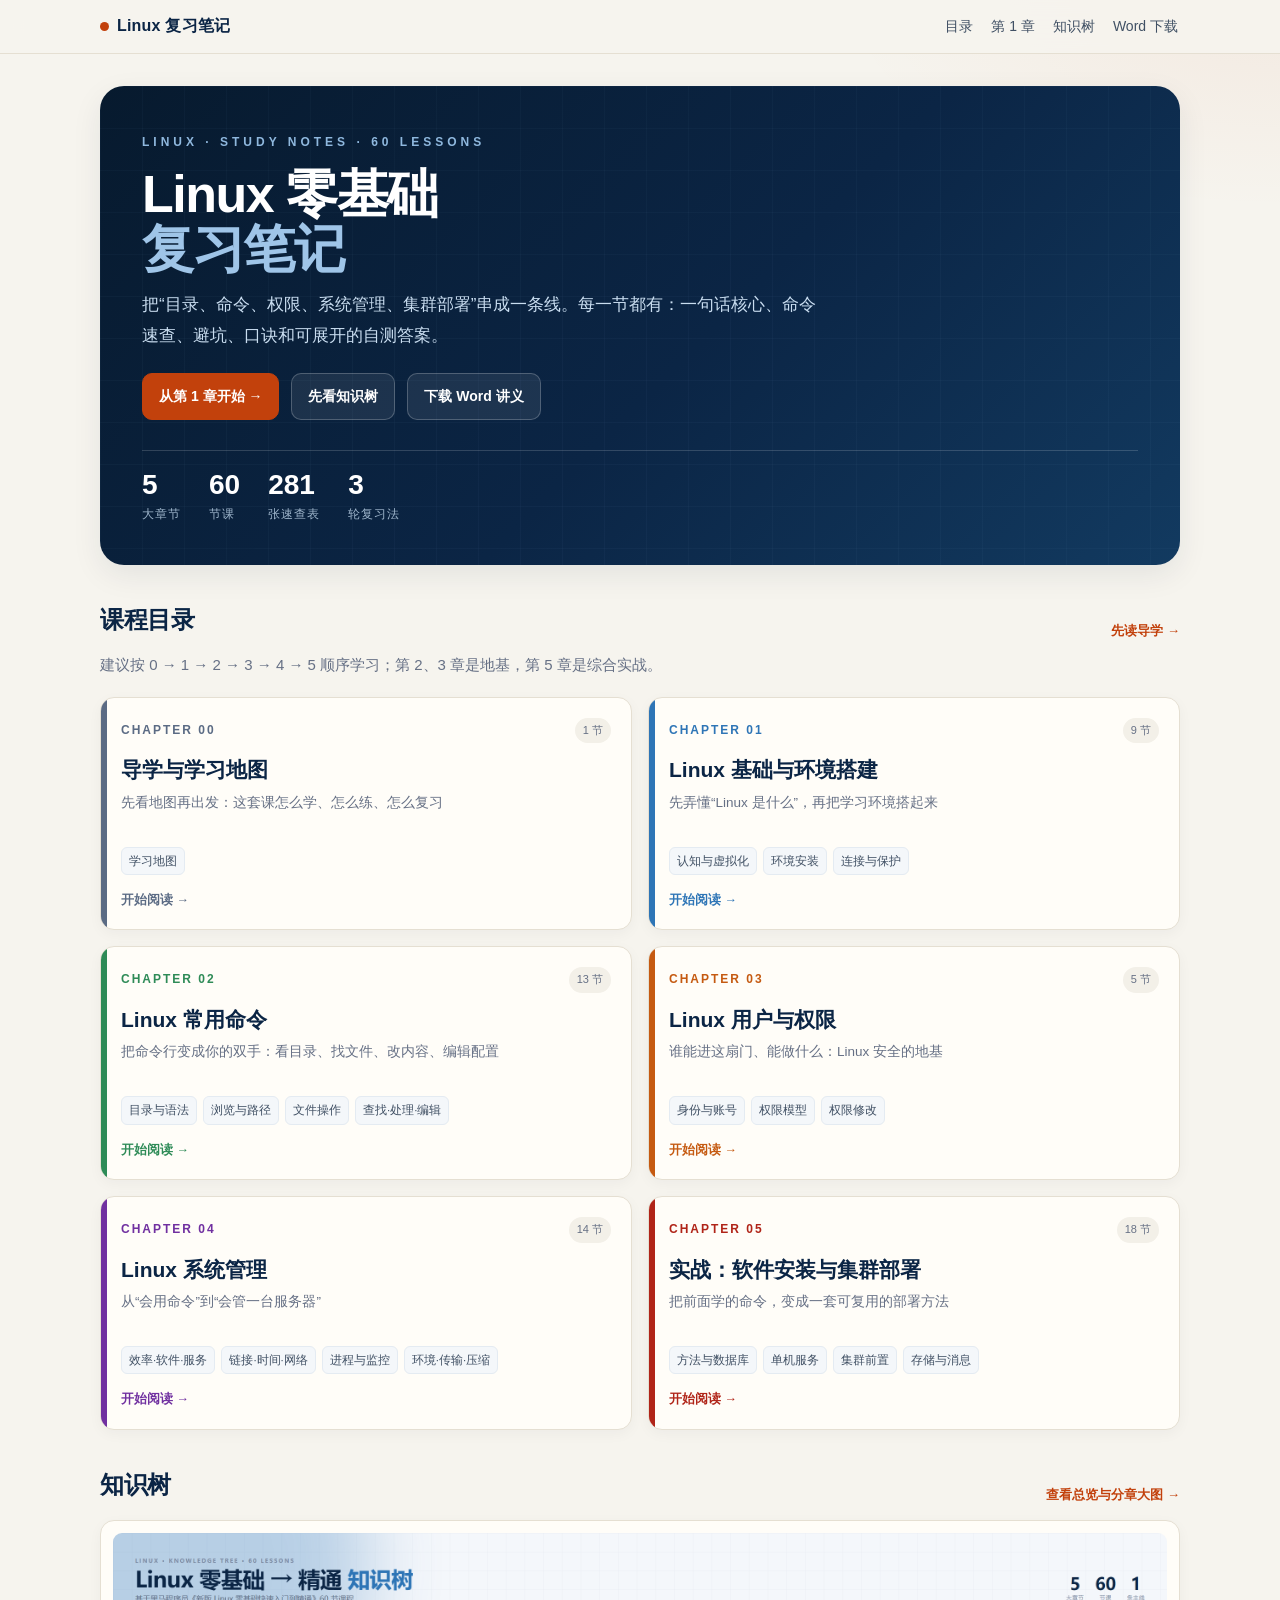
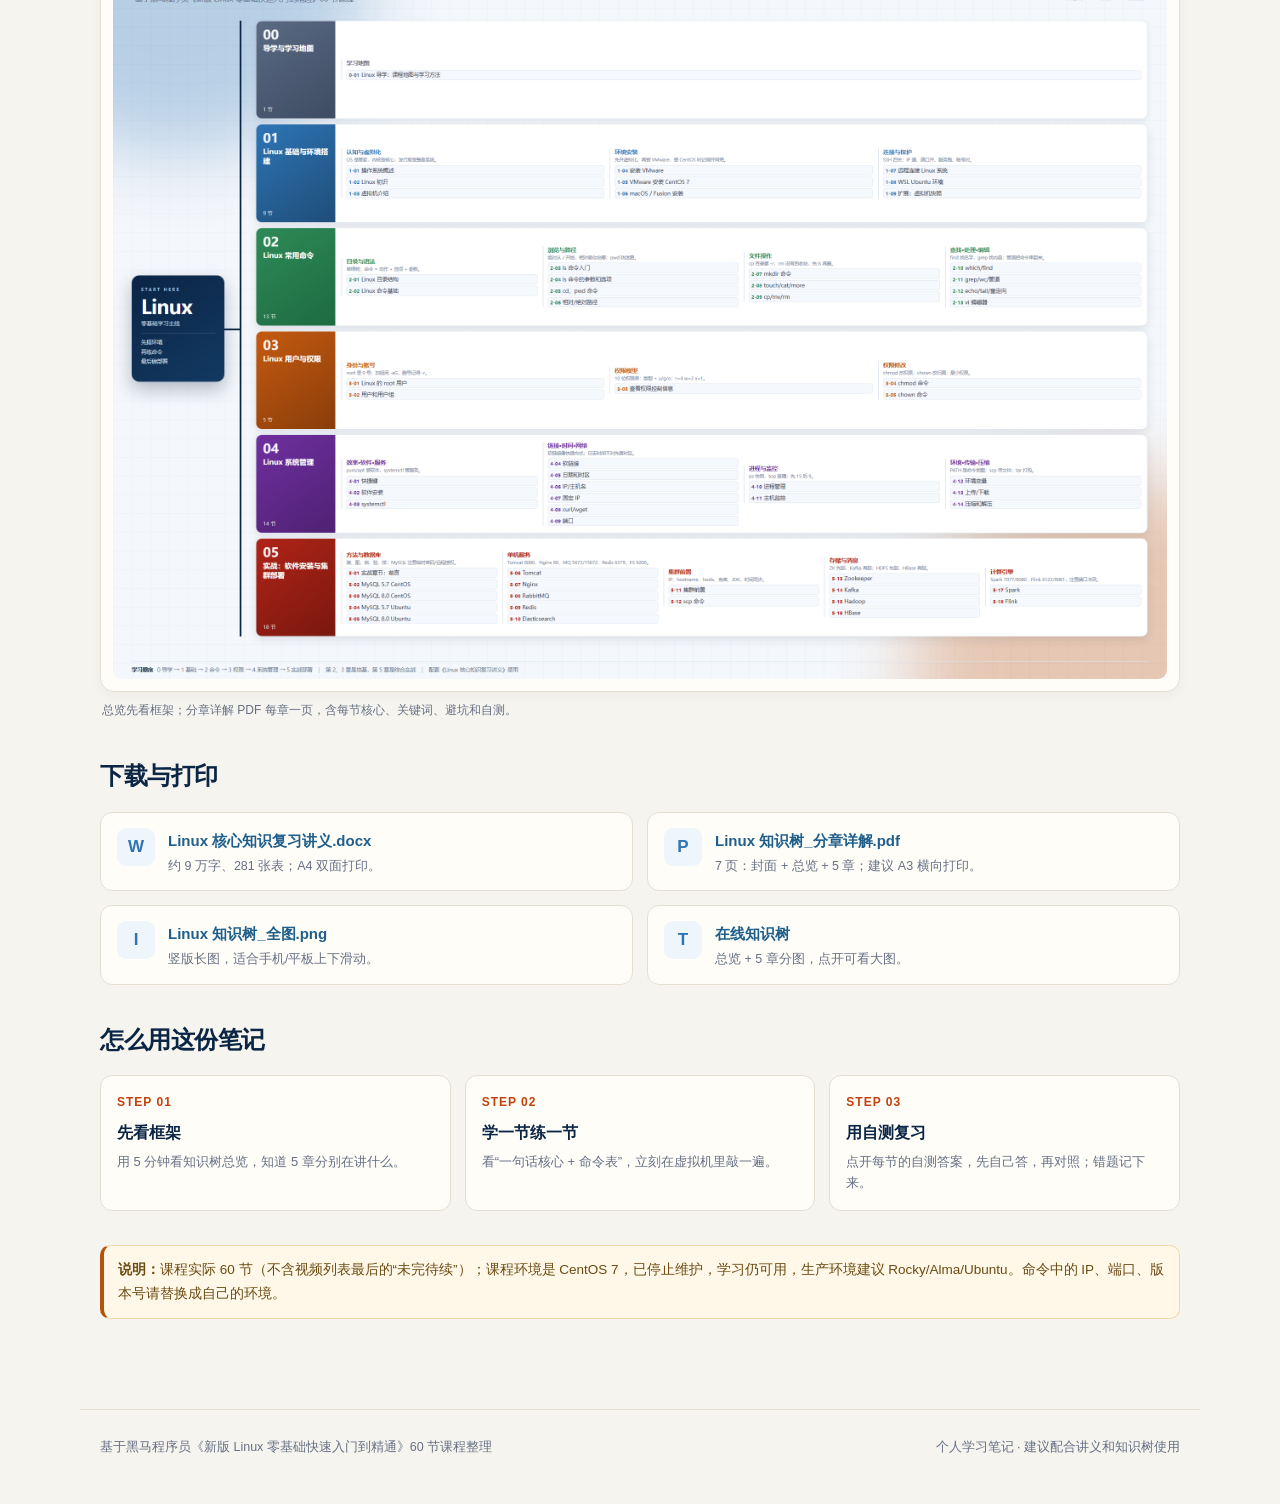
<file: index.html>
<!doctype html>
<html lang="zh-CN">
<head>
<meta charset="utf-8">
<meta name="viewport" content="width=device-width,initial-scale=1">
<title>Linux 零基础复习笔记 · 60 节</title>
<meta name="description" content="Linux 零基础复习笔记：命令、权限、系统管理与集群部署">
<link rel="icon" href="favicon.svg" type="image/svg+xml">
<link rel="stylesheet" href="style.css">
</head>
<body>
<div class="progress"></div>
<header class="topbar">
  <div class="topbar-inner">
    <a class="brand" href="index.html"><span class="dot"></span>Linux 复习笔记</a>
    <nav class="topnav">
      <a href="index.html">目录</a>
      <a href="chapter-1.html">第 1 章</a>
      <a href="tree.html">知识树</a>
      <a href="assets/linux-review.docx">Word 下载</a>
    </nav>
  </div>
</header>

<main class="wrap wide" id="top">
  <section class="hero">
    <div class="kicker">LINUX · STUDY NOTES · 60 LESSONS</div>
    <h1>Linux 零基础<br><span>复习笔记</span></h1>
    <p>把“目录、命令、权限、系统管理、集群部署”串成一条线。每一节都有：一句话核心、命令速查、避坑、口诀和可展开的自测答案。</p>
    <div class="hero-actions">
      <a class="btn primary" href="chapter-1.html">从第 1 章开始 →</a>
      <a class="btn" href="tree.html">先看知识树</a>
      <a class="btn" href="assets/linux-review.docx">下载 Word 讲义</a>
    </div>
    <div class="hero-stats">
      <div><b>5</b><span>大章节</span></div>
      <div><b>60</b><span>节课</span></div>
      <div><b>281</b><span>张速查表</span></div>
      <div><b>3</b><span>轮复习法</span></div>
    </div>
  </section>

  <section class="section">
    <div class="section-head"><h2>课程目录</h2><a href="chapter-0.html">先读导学 →</a></div>
    <p class="lead">建议按 0 → 1 → 2 → 3 → 4 → 5 顺序学习；第 2、3 章是地基，第 5 章是综合实战。</p>
    <div class="grid-chapters">
        <a class="chapter-card" style="--c:#5B6B84" href="chapter-0.html">
          <div class="cc-top"><span class="cc-num">CHAPTER 00</span><span class="cc-count">1 节</span></div>
          <h3>导学与学习地图</h3>
          <p>先看地图再出发：这套课怎么学、怎么练、怎么复习</p>
          <div class="cc-tags"><span>学习地图</span></div>
          <div class="cc-more">开始阅读 →</div>
        </a>
        <a class="chapter-card" style="--c:#2E75B6" href="chapter-1.html">
          <div class="cc-top"><span class="cc-num">CHAPTER 01</span><span class="cc-count">9 节</span></div>
          <h3>Linux 基础与环境搭建</h3>
          <p>先弄懂“Linux 是什么”，再把学习环境搭起来</p>
          <div class="cc-tags"><span>认知与虚拟化</span><span>环境安装</span><span>连接与保护</span></div>
          <div class="cc-more">开始阅读 →</div>
        </a>
        <a class="chapter-card" style="--c:#2E8B57" href="chapter-2.html">
          <div class="cc-top"><span class="cc-num">CHAPTER 02</span><span class="cc-count">13 节</span></div>
          <h3>Linux 常用命令</h3>
          <p>把命令行变成你的双手：看目录、找文件、改内容、编辑配置</p>
          <div class="cc-tags"><span>目录与语法</span><span>浏览与路径</span><span>文件操作</span><span>查找·处理·编辑</span></div>
          <div class="cc-more">开始阅读 →</div>
        </a>
        <a class="chapter-card" style="--c:#C55A11" href="chapter-3.html">
          <div class="cc-top"><span class="cc-num">CHAPTER 03</span><span class="cc-count">5 节</span></div>
          <h3>Linux 用户与权限</h3>
          <p>谁能进这扇门、能做什么：Linux 安全的地基</p>
          <div class="cc-tags"><span>身份与账号</span><span>权限模型</span><span>权限修改</span></div>
          <div class="cc-more">开始阅读 →</div>
        </a>
        <a class="chapter-card" style="--c:#7030A0" href="chapter-4.html">
          <div class="cc-top"><span class="cc-num">CHAPTER 04</span><span class="cc-count">14 节</span></div>
          <h3>Linux 系统管理</h3>
          <p>从“会用命令”到“会管一台服务器”</p>
          <div class="cc-tags"><span>效率·软件·服务</span><span>链接·时间·网络</span><span>进程与监控</span><span>环境·传输·压缩</span></div>
          <div class="cc-more">开始阅读 →</div>
        </a>
        <a class="chapter-card" style="--c:#B02418" href="chapter-5.html">
          <div class="cc-top"><span class="cc-num">CHAPTER 05</span><span class="cc-count">18 节</span></div>
          <h3>实战：软件安装与集群部署</h3>
          <p>把前面学的命令，变成一套可复用的部署方法</p>
          <div class="cc-tags"><span>方法与数据库</span><span>单机服务</span><span>集群前置</span><span>存储与消息</span></div>
          <div class="cc-more">开始阅读 →</div>
        </a></div>
  </section>

  <section class="section">
    <div class="section-head"><h2>知识树</h2><a href="tree.html">查看总览与分章大图 →</a></div>
    <div class="tree-preview">
      <a href="assets/linux-tree-overview.png"><img src="assets/linux-tree-overview.png" alt="Linux 知识树总览" loading="lazy"></a>
    </div>
    <p class="tree-note">总览先看框架；分章详解 PDF 每章一页，含每节核心、关键词、避坑和自测。</p>
  </section>

  <section class="section">
    <div class="section-head"><h2>下载与打印</h2></div>
    <div class="downloads">
      <div class="dl"><div class="ico">W</div><div><h3><a href="assets/linux-review.docx">Linux 核心知识复习讲义.docx</a></h3><p>约 9 万字、281 张表；A4 双面打印。</p></div></div>
      <div class="dl"><div class="ico">P</div><div><h3><a href="assets/linux-tree.pdf">Linux 知识树_分章详解.pdf</a></h3><p>7 页：封面 + 总览 + 5 章；建议 A3 横向打印。</p></div></div>
      <div class="dl"><div class="ico">I</div><div><h3><a href="assets/linux-tree-full.png">Linux 知识树_全图.png</a></h3><p>竖版长图，适合手机/平板上下滑动。</p></div></div>
      <div class="dl"><div class="ico">T</div><div><h3><a href="tree.html">在线知识树</a></h3><p>总览 + 5 章分图，点开可看大图。</p></div></div>
    </div>
  </section>

  <section class="section">
    <div class="section-head"><h2>怎么用这份笔记</h2></div>
    <div class="steps">
      <div class="step"><b>STEP 01</b><h3>先看框架</h3><p>用 5 分钟看知识树总览，知道 5 章分别在讲什么。</p></div>
      <div class="step"><b>STEP 02</b><h3>学一节练一节</h3><p>看“一句话核心 + 命令表”，立刻在虚拟机里敲一遍。</p></div>
      <div class="step"><b>STEP 03</b><h3>用自测复习</h3><p>点开每节的自测答案，先自己答，再对照；错题记下来。</p></div>
    </div>
  </section>

  <div class="note"><strong>说明：</strong>课程实际 60 节（不含视频列表最后的“未完待续”）；课程环境是 CentOS 7，已停止维护，学习仍可用，生产环境建议 Rocky/Alma/Ubuntu。命令中的 IP、端口、版本号请替换成自己的环境。</div>
</main>
<footer class="footer">
  <span>基于黑马程序员《新版 Linux 零基础快速入门到精通》60 节课程整理</span>
  <span>个人学习笔记 · 建议配合讲义和知识树使用</span>
</footer>
<button class="top-btn" aria-label="回到顶部">↑</button>
<script src="app.js" defer></script>
</body>
</html>
</file>
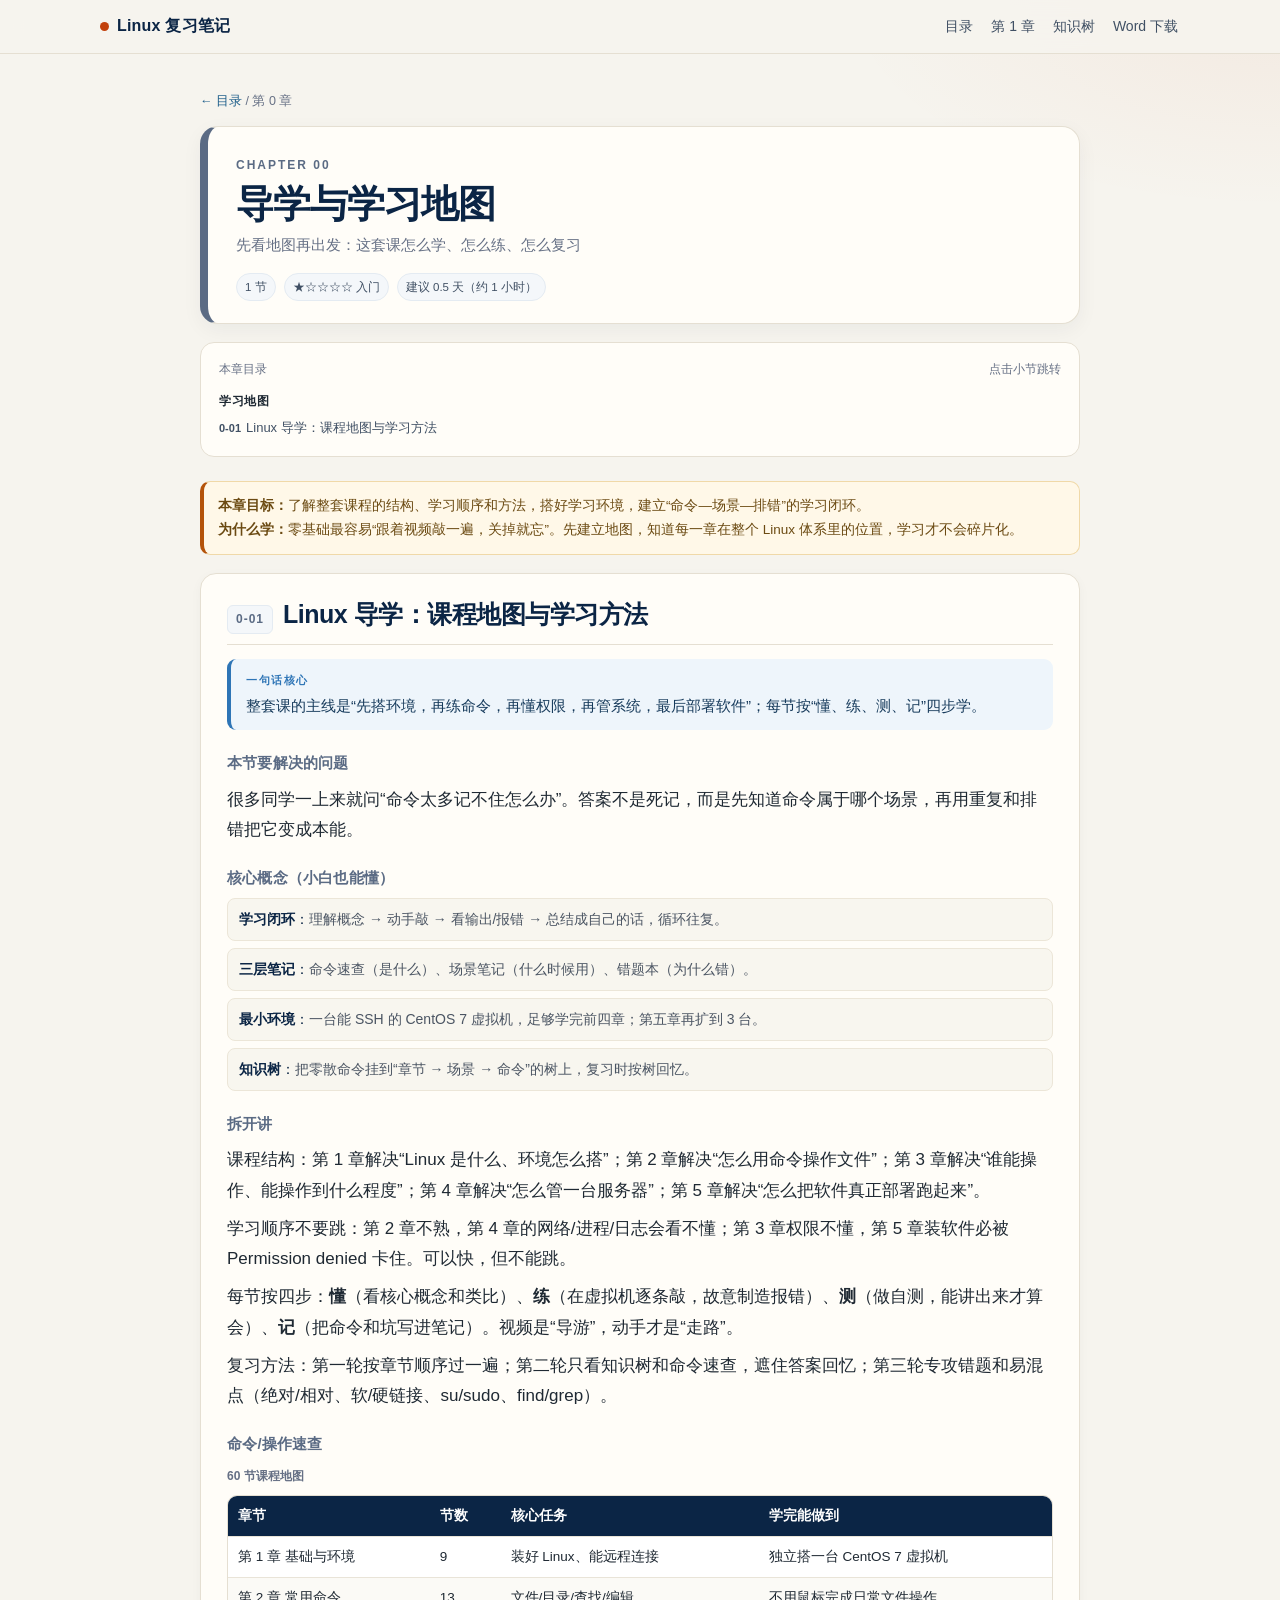
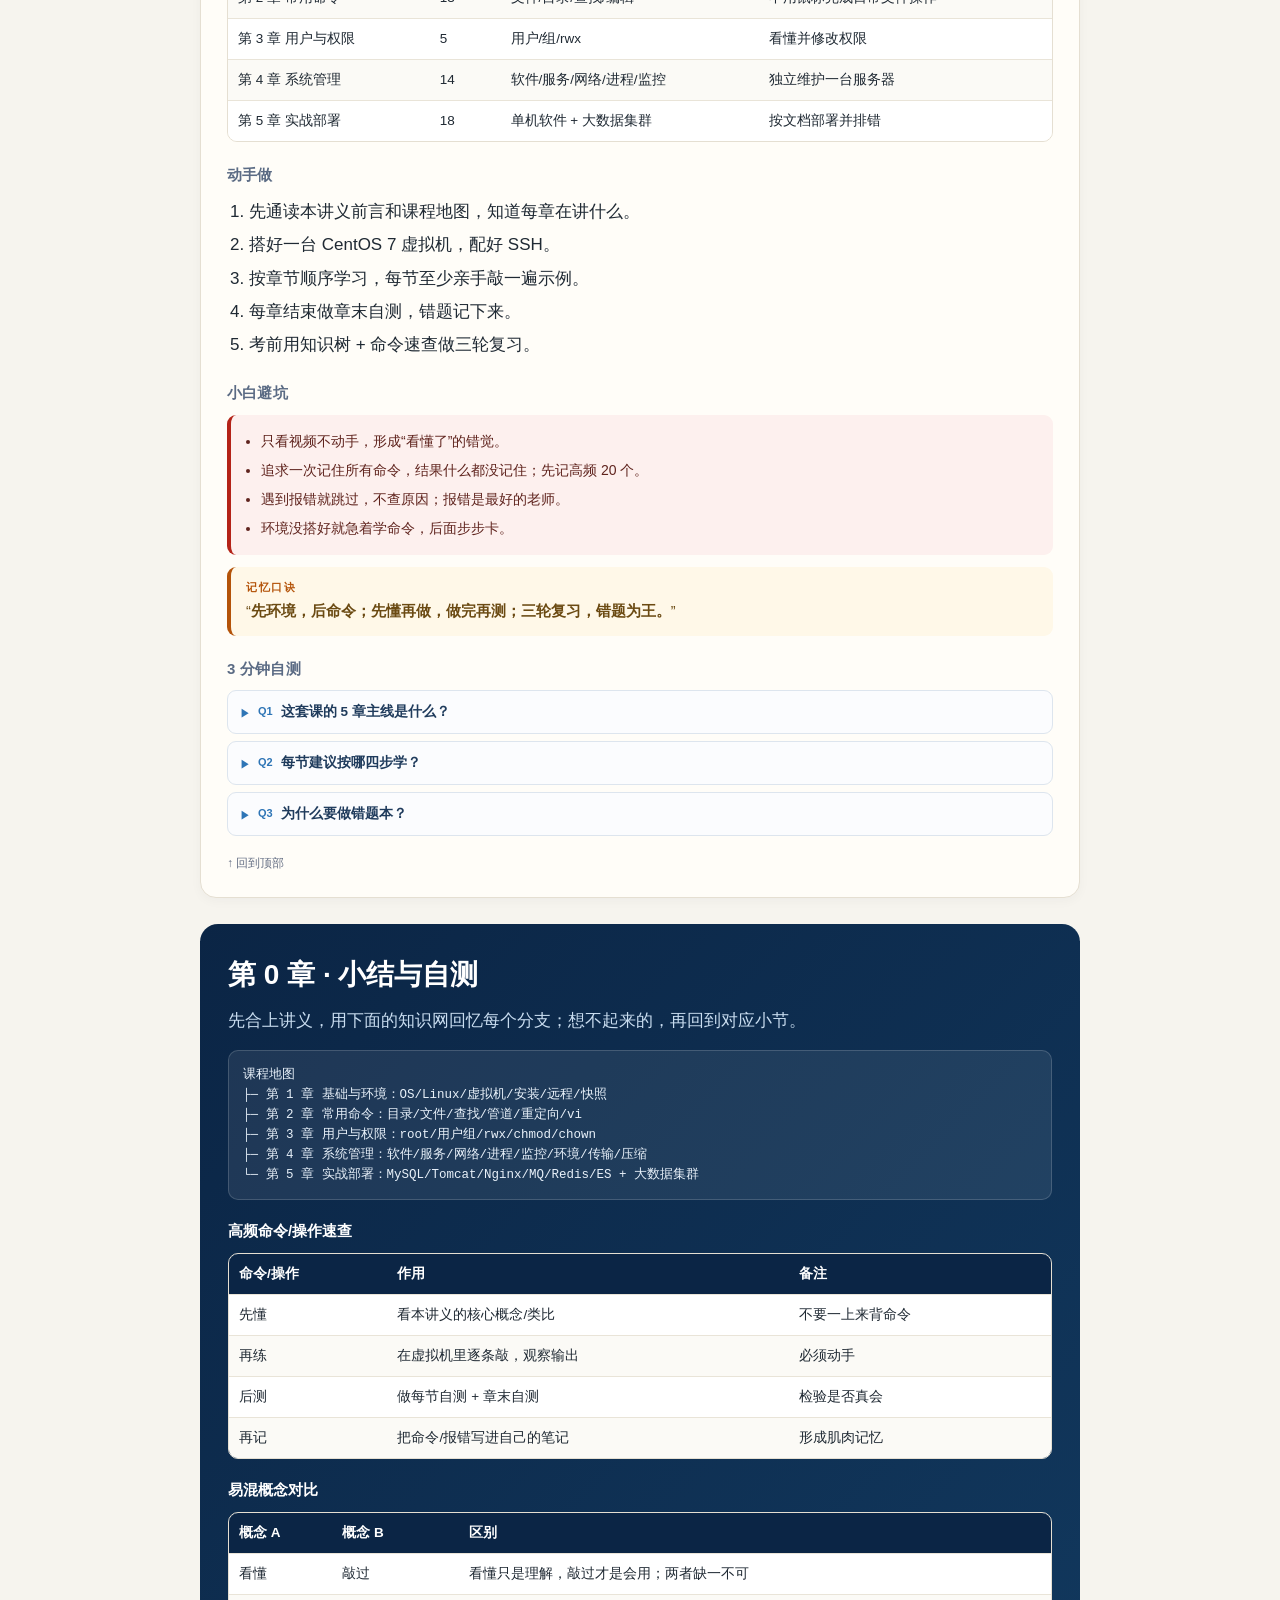
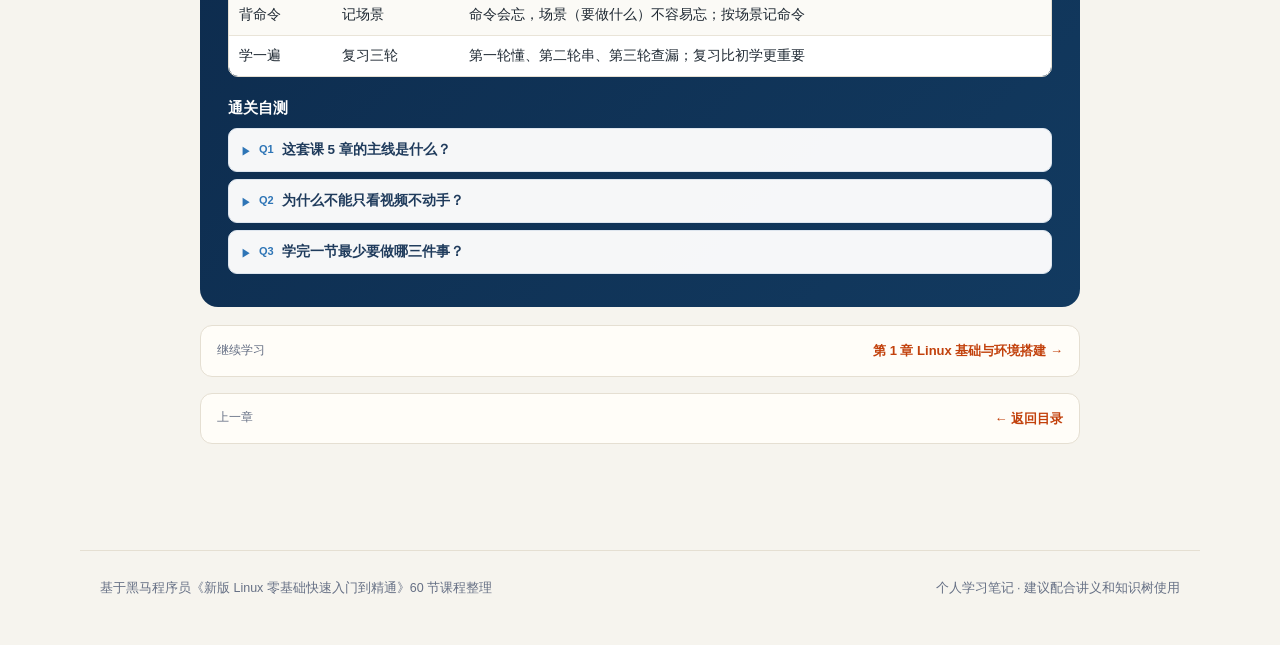
<file: chapter-0.html>
<!doctype html>
<html lang="zh-CN">
<head>
<meta charset="utf-8">
<meta name="viewport" content="width=device-width,initial-scale=1">
<title>第 0 章 导学与学习地图 · Linux 复习笔记</title>
<meta name="description" content="第 0 章 导学与学习地图：先看地图再出发：这套课怎么学、怎么练、怎么复习">
<link rel="icon" href="favicon.svg" type="image/svg+xml">
<link rel="stylesheet" href="style.css">
</head>
<body>
<div class="progress"></div>
<header class="topbar">
  <div class="topbar-inner">
    <a class="brand" href="index.html"><span class="dot"></span>Linux 复习笔记</a>
    <nav class="topnav">
      <a href="index.html">目录</a>
      <a href="chapter-1.html">第 1 章</a>
      <a href="tree.html">知识树</a>
      <a href="assets/linux-review.docx">Word 下载</a>
    </nav>
  </div>
</header>

<main class="wrap" id="top">
  <div class="crumb"><a href="index.html">← 目录</a> / 第 0 章</div>
  <section class="chapter-hero" style="--c:#5B6B84">
    <div class="ch-badge">CHAPTER 00</div>
    <h1>导学与学习地图</h1>
    <p>先看地图再出发：这套课怎么学、怎么练、怎么复习</p>
    <div class="ch-meta"><span>1 节</span><span>★☆☆☆☆ 入门</span><span>建议 0.5 天（约 1 小时）</span></div>
  </section>

  <div class="toc">
    <div class="toc-head"><span>本章目录</span><span>点击小节跳转</span></div>
    <div class="toc-grid"><div class="toc-group"><h3>学习地图</h3><a href="#0-01"><b>0-01</b>Linux 导学：课程地图与学习方法</a></div></div>
  </div>

  <div class="note"><strong>本章目标：</strong>了解整套课程的结构、学习顺序和方法，搭好学习环境，建立“命令—场景—排错”的学习闭环。<br><strong>为什么学：</strong>零基础最容易“跟着视频敲一遍，关掉就忘”。先建立地图，知道每一章在整个 Linux 体系里的位置，学习才不会碎片化。</div>

  <section class="lesson" id="0-01" style="--c:#5B6B84"><div class="lesson-head"><span class="lid">0-01</span><h2>Linux 导学：课程地图与学习方法</h2></div><div class="core"><b>一句话核心</b>整套课的主线是“先搭环境，再练命令，再懂权限，再管系统，最后部署软件”；每节按“懂、练、测、记”四步学。</div><h3>本节要解决的问题</h3><p>很多同学一上来就问“命令太多记不住怎么办”。答案不是死记，而是先知道命令属于哪个场景，再用重复和排错把它变成本能。</p><h3>核心概念（小白也能懂）</h3><dl class="concepts"><div><dt>学习闭环</dt><dd>理解概念 → 动手敲 → 看输出/报错 → 总结成自己的话，循环往复。</dd></div><div><dt>三层笔记</dt><dd>命令速查（是什么）、场景笔记（什么时候用）、错题本（为什么错）。</dd></div><div><dt>最小环境</dt><dd>一台能 SSH 的 CentOS 7 虚拟机，足够学完前四章；第五章再扩到 3 台。</dd></div><div><dt>知识树</dt><dd>把零散命令挂到“章节 → 场景 → 命令”的树上，复习时按树回忆。</dd></div></dl><h3>拆开讲</h3><p>课程结构：第 1 章解决“Linux 是什么、环境怎么搭”；第 2 章解决“怎么用命令操作文件”；第 3 章解决“谁能操作、能操作到什么程度”；第 4 章解决“怎么管一台服务器”；第 5 章解决“怎么把软件真正部署跑起来”。</p><p>学习顺序不要跳：第 2 章不熟，第 4 章的网络/进程/日志会看不懂；第 3 章权限不懂，第 5 章装软件必被 Permission denied 卡住。可以快，但不能跳。</p><p>每节按四步：<strong>懂</strong>（看核心概念和类比）、<strong>练</strong>（在虚拟机逐条敲，故意制造报错）、<strong>测</strong>（做自测，能讲出来才算会）、<strong>记</strong>（把命令和坑写进笔记）。视频是“导游”，动手才是“走路”。</p><p>复习方法：第一轮按章节顺序过一遍；第二轮只看知识树和命令速查，遮住答案回忆；第三轮专攻错题和易混点（绝对/相对、软/硬链接、su/sudo、find/grep）。</p><h3>命令/操作速查</h3><p class="cap">60 节课程地图</p><div class="table-wrap"><table style="min-width:520px"><thead><tr><th>章节</th><th>节数</th><th>核心任务</th><th>学完能做到</th></tr></thead><tbody><tr><td>第 1 章 基础与环境</td><td>9</td><td>装好 Linux、能远程连接</td><td>独立搭一台 CentOS 7 虚拟机</td></tr><tr><td>第 2 章 常用命令</td><td>13</td><td>文件/目录/查找/编辑</td><td>不用鼠标完成日常文件操作</td></tr><tr><td>第 3 章 用户与权限</td><td>5</td><td>用户/组/rwx</td><td>看懂并修改权限</td></tr><tr><td>第 4 章 系统管理</td><td>14</td><td>软件/服务/网络/进程/监控</td><td>独立维护一台服务器</td></tr><tr><td>第 5 章 实战部署</td><td>18</td><td>单机软件 + 大数据集群</td><td>按文档部署并排错</td></tr></tbody></table></div><h3>动手做</h3><ol><li>先通读本讲义前言和课程地图，知道每章在讲什么。</li><li>搭好一台 CentOS 7 虚拟机，配好 SSH。</li><li>按章节顺序学习，每节至少亲手敲一遍示例。</li><li>每章结束做章末自测，错题记下来。</li><li>考前用知识树 + 命令速查做三轮复习。</li></ol><h3>小白避坑</h3><ul class="pitfalls"><li>只看视频不动手，形成“看懂了”的错觉。</li><li>追求一次记住所有命令，结果什么都没记住；先记高频 20 个。</li><li>遇到报错就跳过，不查原因；报错是最好的老师。</li><li>环境没搭好就急着学命令，后面步步卡。</li></ul><div class="mnemonic"><b>记忆口诀</b>“<strong>先环境，后命令；先懂再做，做完再测；三轮复习，错题为王。</strong>”</div><h3>3 分钟自测</h3><details class="quiz"><summary><span class="qno">Q1</span><span>这套课的 5 章主线是什么？</span></summary><div class="answer">答：环境 → 命令 → 权限 → 系统管理 → 实战部署。</div></details><details class="quiz"><summary><span class="qno">Q2</span><span>每节建议按哪四步学？</span></summary><div class="answer">答：懂、练、测、记。</div></details><details class="quiz"><summary><span class="qno">Q3</span><span>为什么要做错题本？</span></summary><div class="answer">答：错题暴露的是理解漏洞，复习错题比重复看会的内容效率更高。</div></details><a class="top-link" href="#top">↑ 回到顶部</a></section>

  <section class="summary" id="summary" style="--c:#5B6B84">
    <h2>第 0 章 · 小结与自测</h2>
    <p>先合上讲义，用下面的知识网回忆每个分支；想不起来的，再回到对应小节。</p>
    <pre class="ascii">课程地图
├─ 第 1 章 基础与环境：OS/Linux/虚拟机/安装/远程/快照
├─ 第 2 章 常用命令：目录/文件/查找/管道/重定向/vi
├─ 第 3 章 用户与权限：root/用户组/rwx/chmod/chown
├─ 第 4 章 系统管理：软件/服务/网络/进程/监控/环境/传输/压缩
└─ 第 5 章 实战部署：MySQL/Tomcat/Nginx/MQ/Redis/ES + 大数据集群</pre>
    <h3>高频命令/操作速查</h3>
    <div class="table-wrap"><table style="min-width:520px"><thead><tr><th>命令/操作</th><th>作用</th><th>备注</th></tr></thead><tbody><tr><td>先懂</td><td>看本讲义的核心概念/类比</td><td>不要一上来背命令</td></tr><tr><td>再练</td><td>在虚拟机里逐条敲，观察输出</td><td>必须动手</td></tr><tr><td>后测</td><td>做每节自测 + 章末自测</td><td>检验是否真会</td></tr><tr><td>再记</td><td>把命令/报错写进自己的笔记</td><td>形成肌肉记忆</td></tr></tbody></table></div>
    <h3>易混概念对比</h3>
    <div class="table-wrap"><table style="min-width:520px"><thead><tr><th>概念 A</th><th>概念 B</th><th>区别</th></tr></thead><tbody><tr><td>看懂</td><td>敲过</td><td>看懂只是理解，敲过才是会用；两者缺一不可</td></tr><tr><td>背命令</td><td>记场景</td><td>命令会忘，场景（要做什么）不容易忘；按场景记命令</td></tr><tr><td>学一遍</td><td>复习三轮</td><td>第一轮懂、第二轮串、第三轮查漏；复习比初学更重要</td></tr></tbody></table></div>
    <h3>通关自测</h3>
    <details class="quiz"><summary><span class="qno">Q1</span><span>这套课 5 章的主线是什么？</span></summary><div class="answer">答：环境 → 命令 → 权限 → 系统管理 → 实战部署。</div></details><details class="quiz"><summary><span class="qno">Q2</span><span>为什么不能只看视频不动手？</span></summary><div class="answer">答：Linux 是操作技能，必须通过敲命令、看输出、排错形成肌肉记忆。</div></details><details class="quiz"><summary><span class="qno">Q3</span><span>学完一节最少要做哪三件事？</span></summary><div class="answer">答：用自己的话复述核心、亲手敲一遍、做自测题。</div></details>
  </section>

  <div class="next"><span>继续学习</span><a href="chapter-1.html">第 1 章 Linux 基础与环境搭建 →</a></div>
  <div class="next"><span>上一章</span><a href="index.html">← 返回目录</a></div>
</main>
<footer class="footer">
  <span>基于黑马程序员《新版 Linux 零基础快速入门到精通》60 节课程整理</span>
  <span>个人学习笔记 · 建议配合讲义和知识树使用</span>
</footer>
<button class="top-btn" aria-label="回到顶部">↑</button>
<script src="app.js" defer></script>
</body>
</html>
</file>
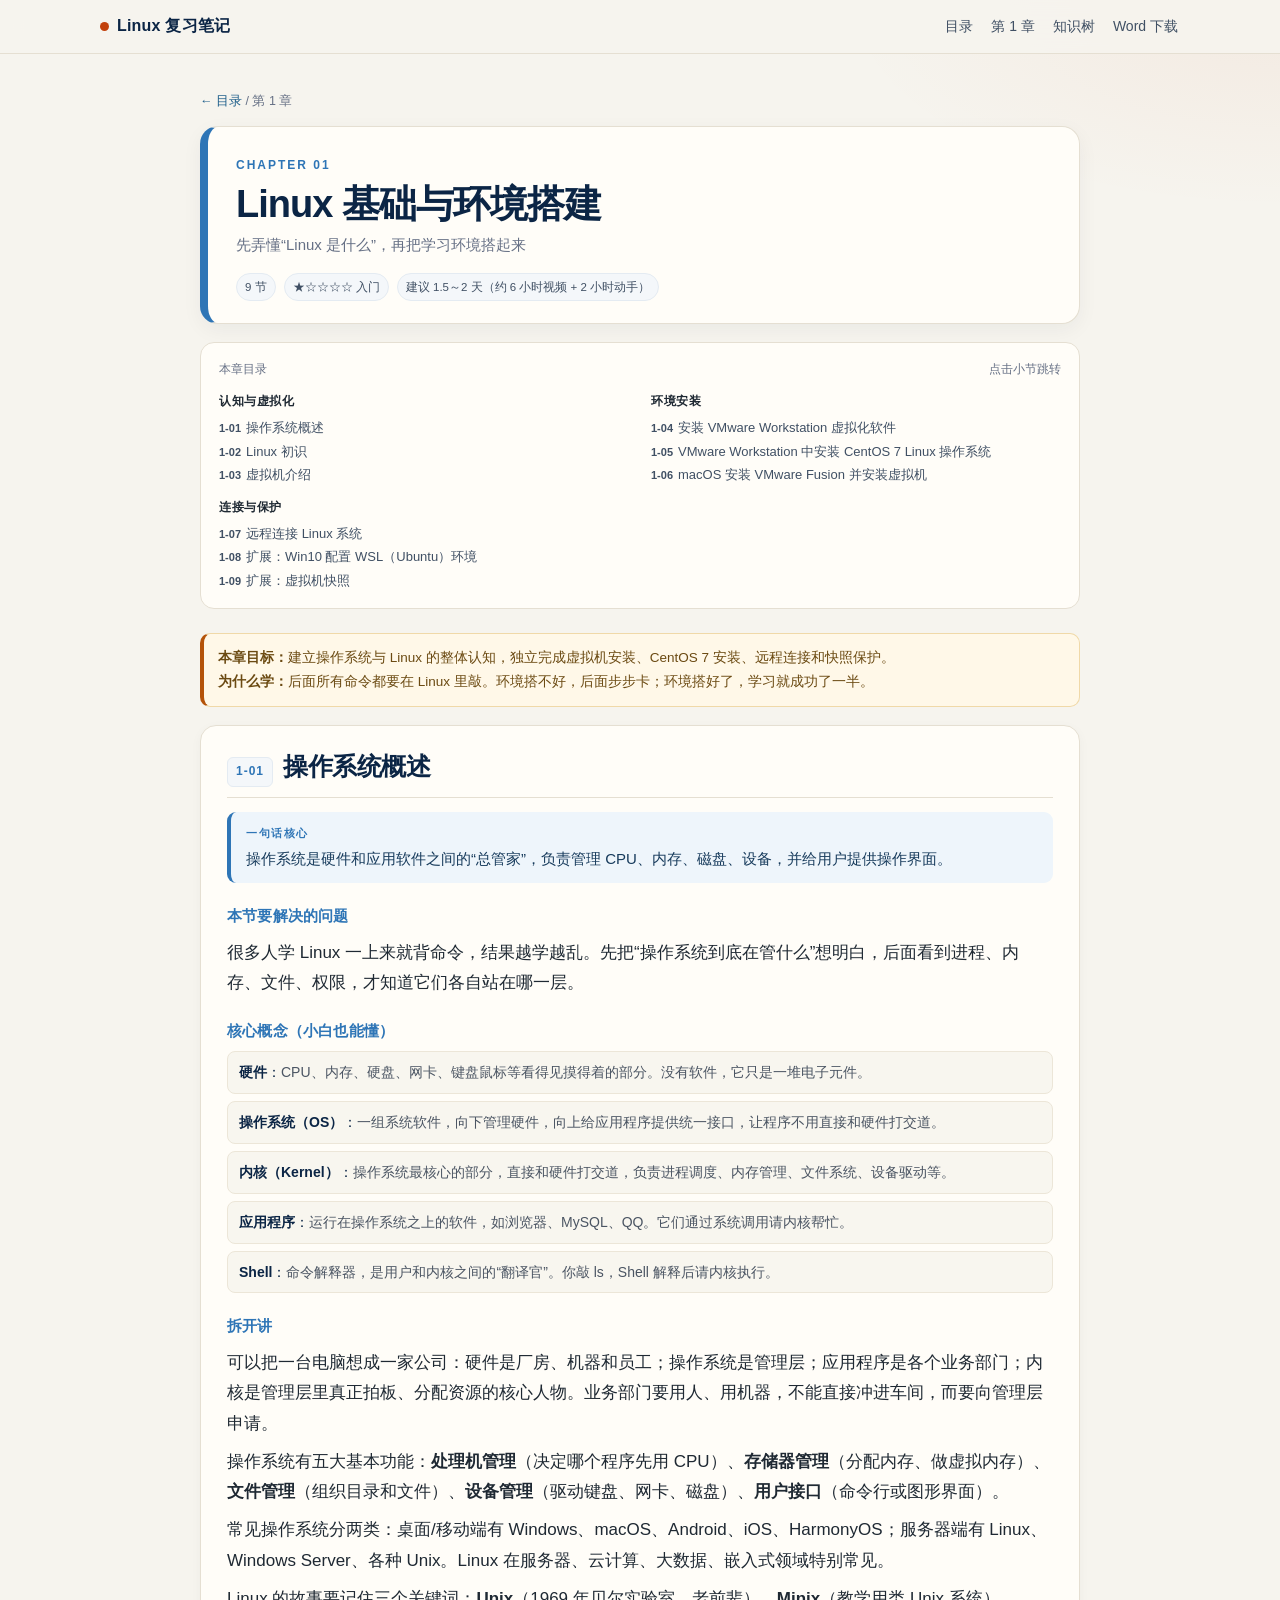
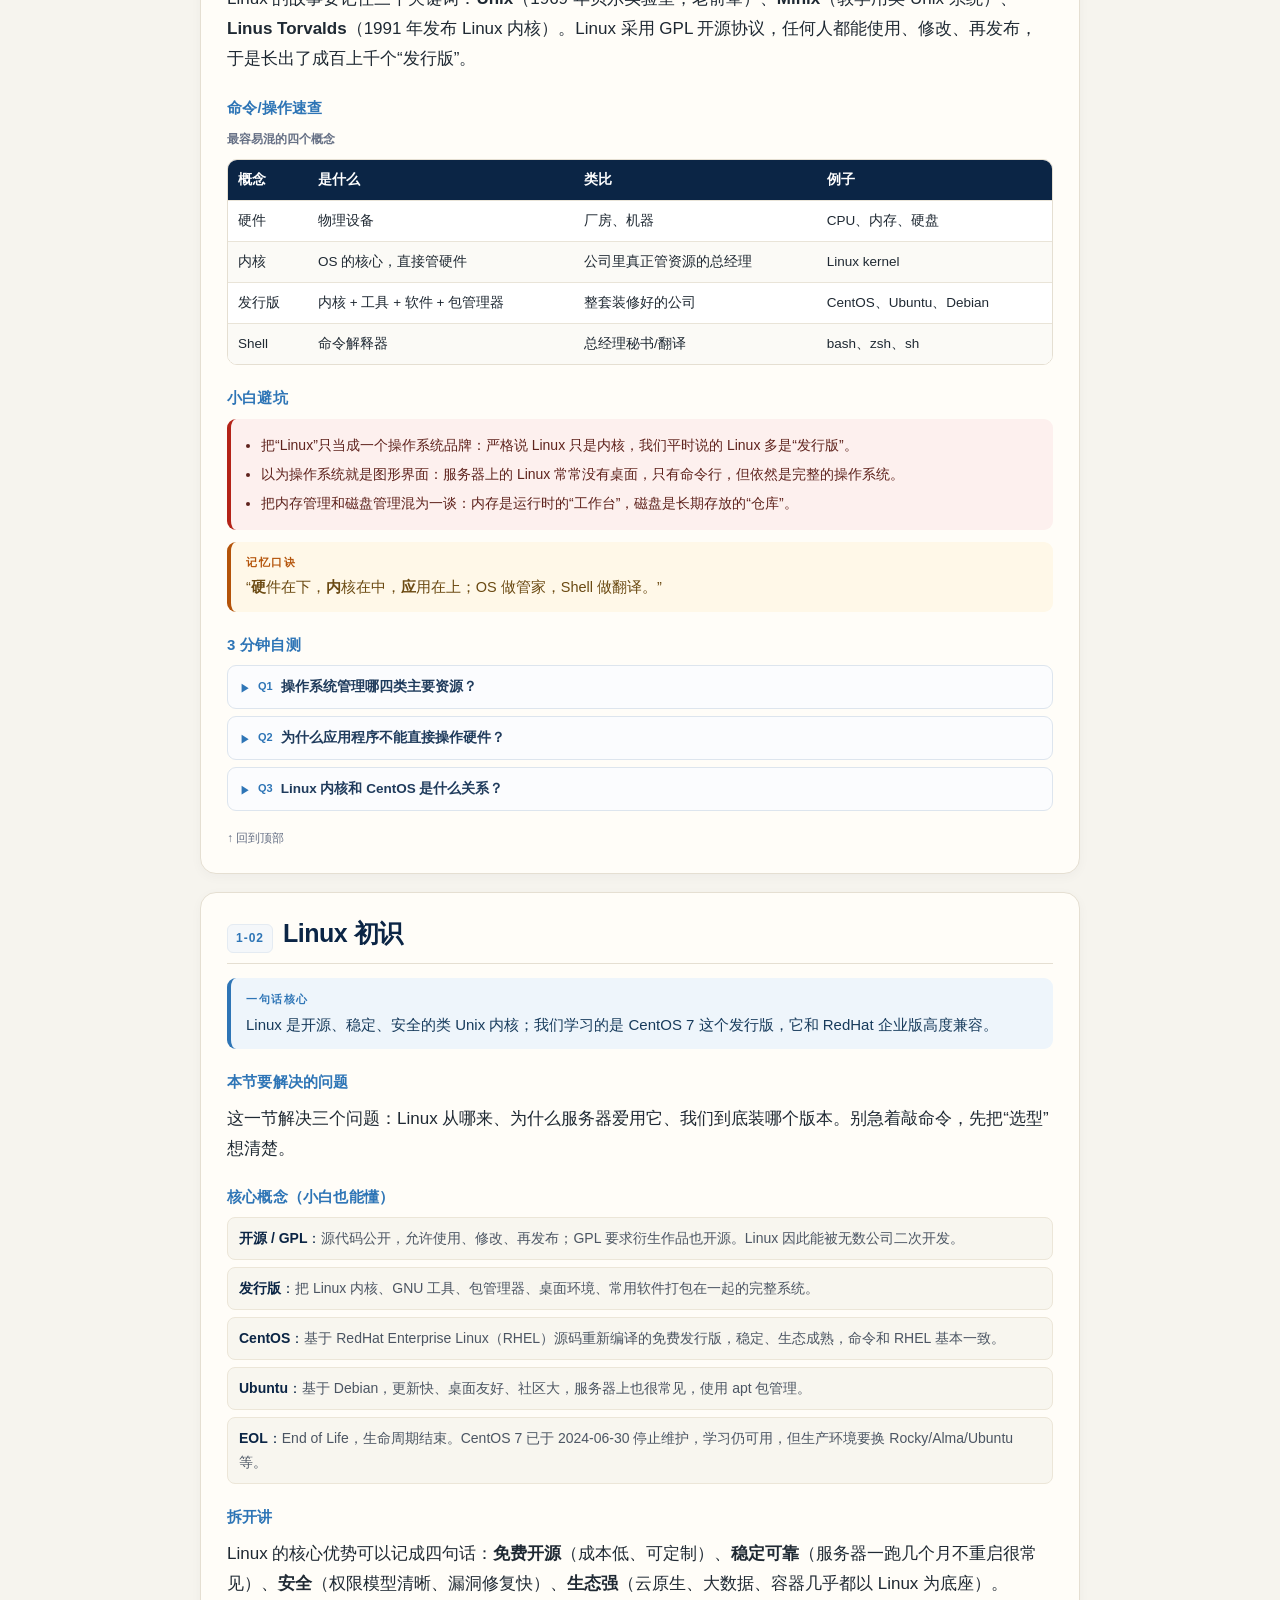
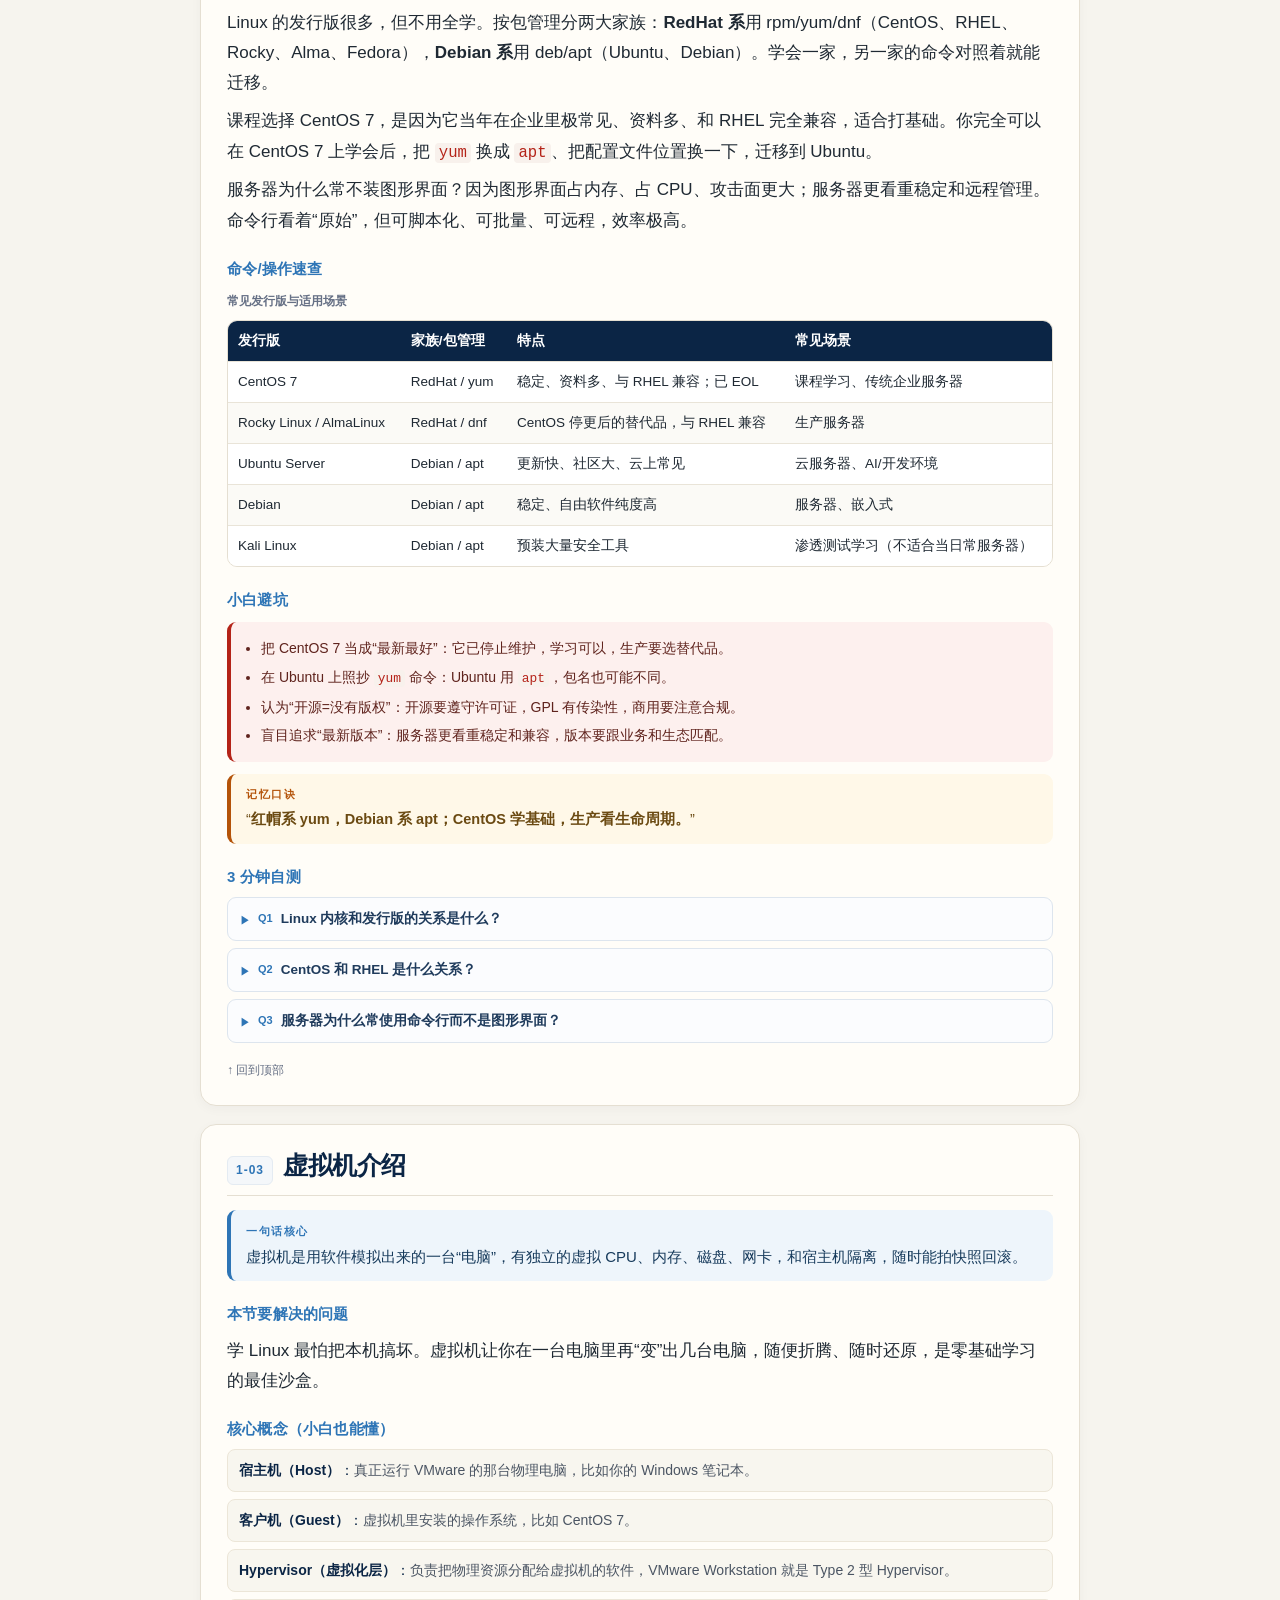
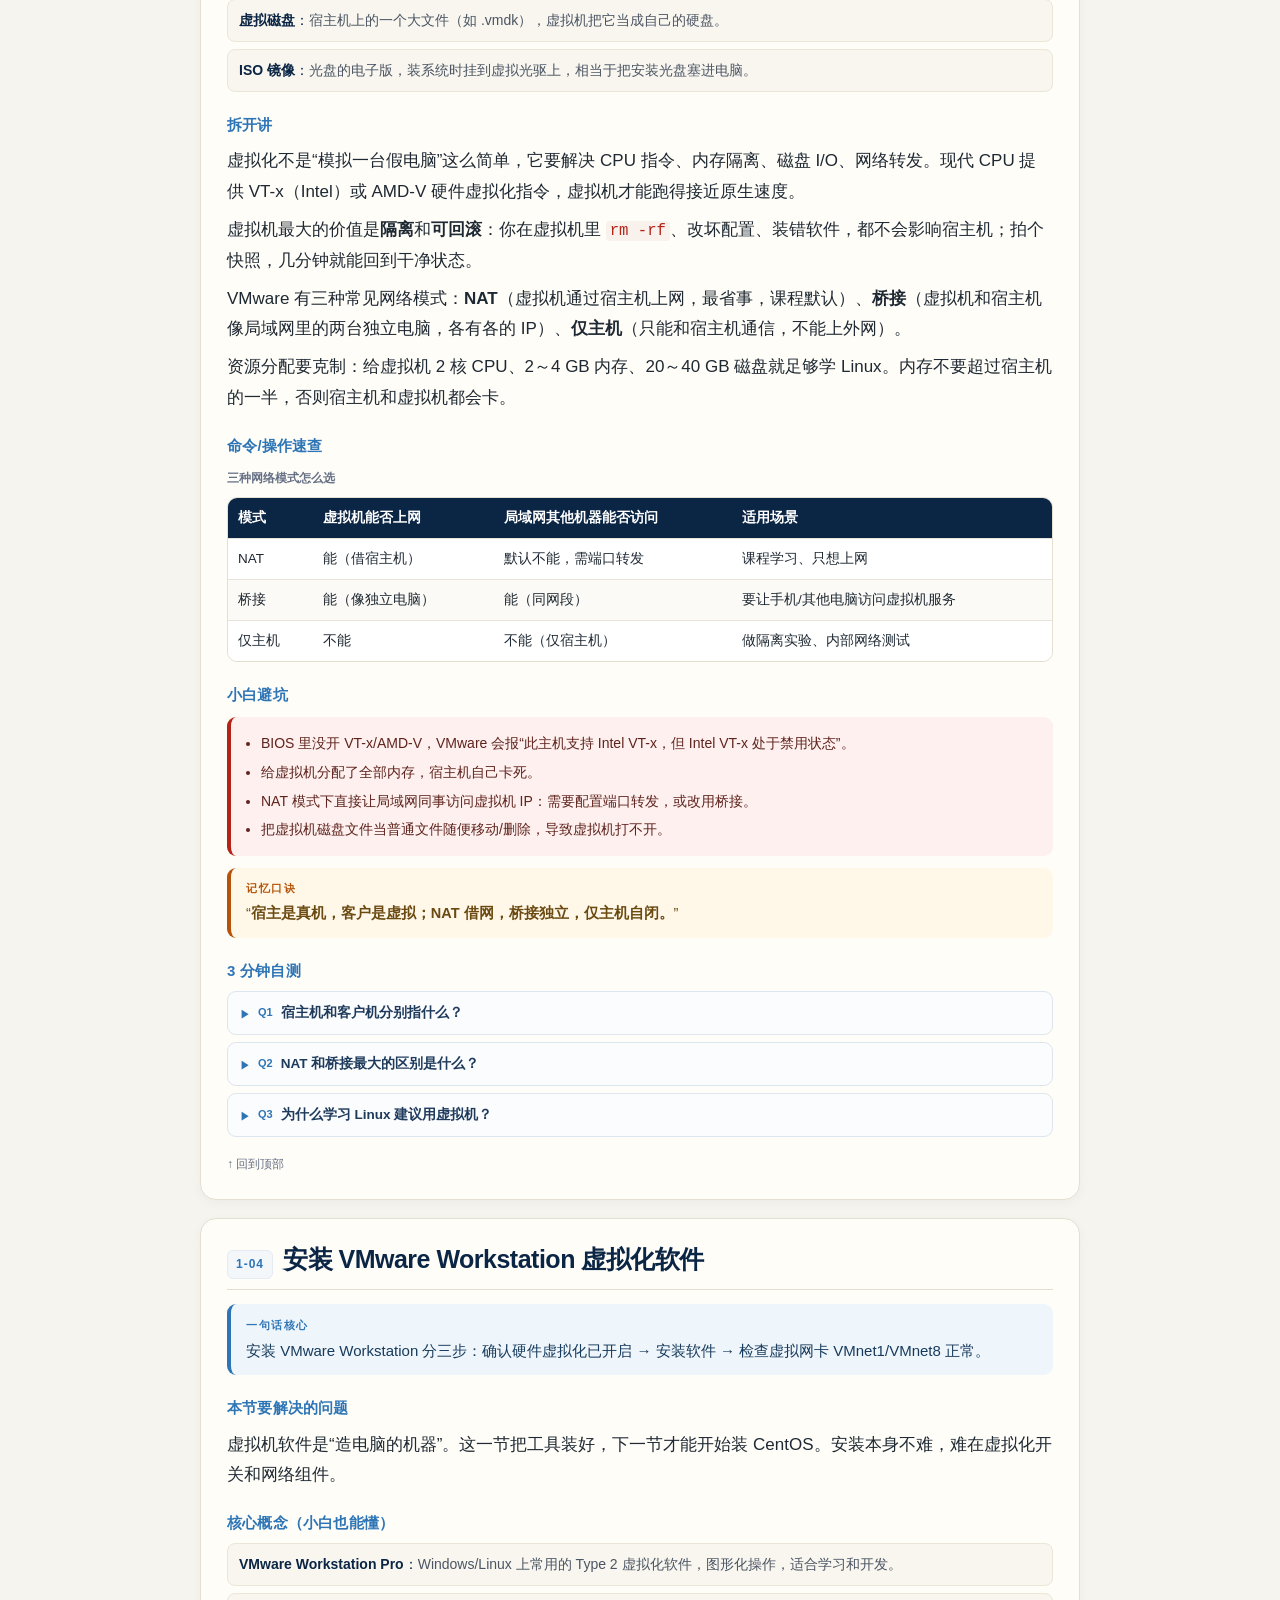
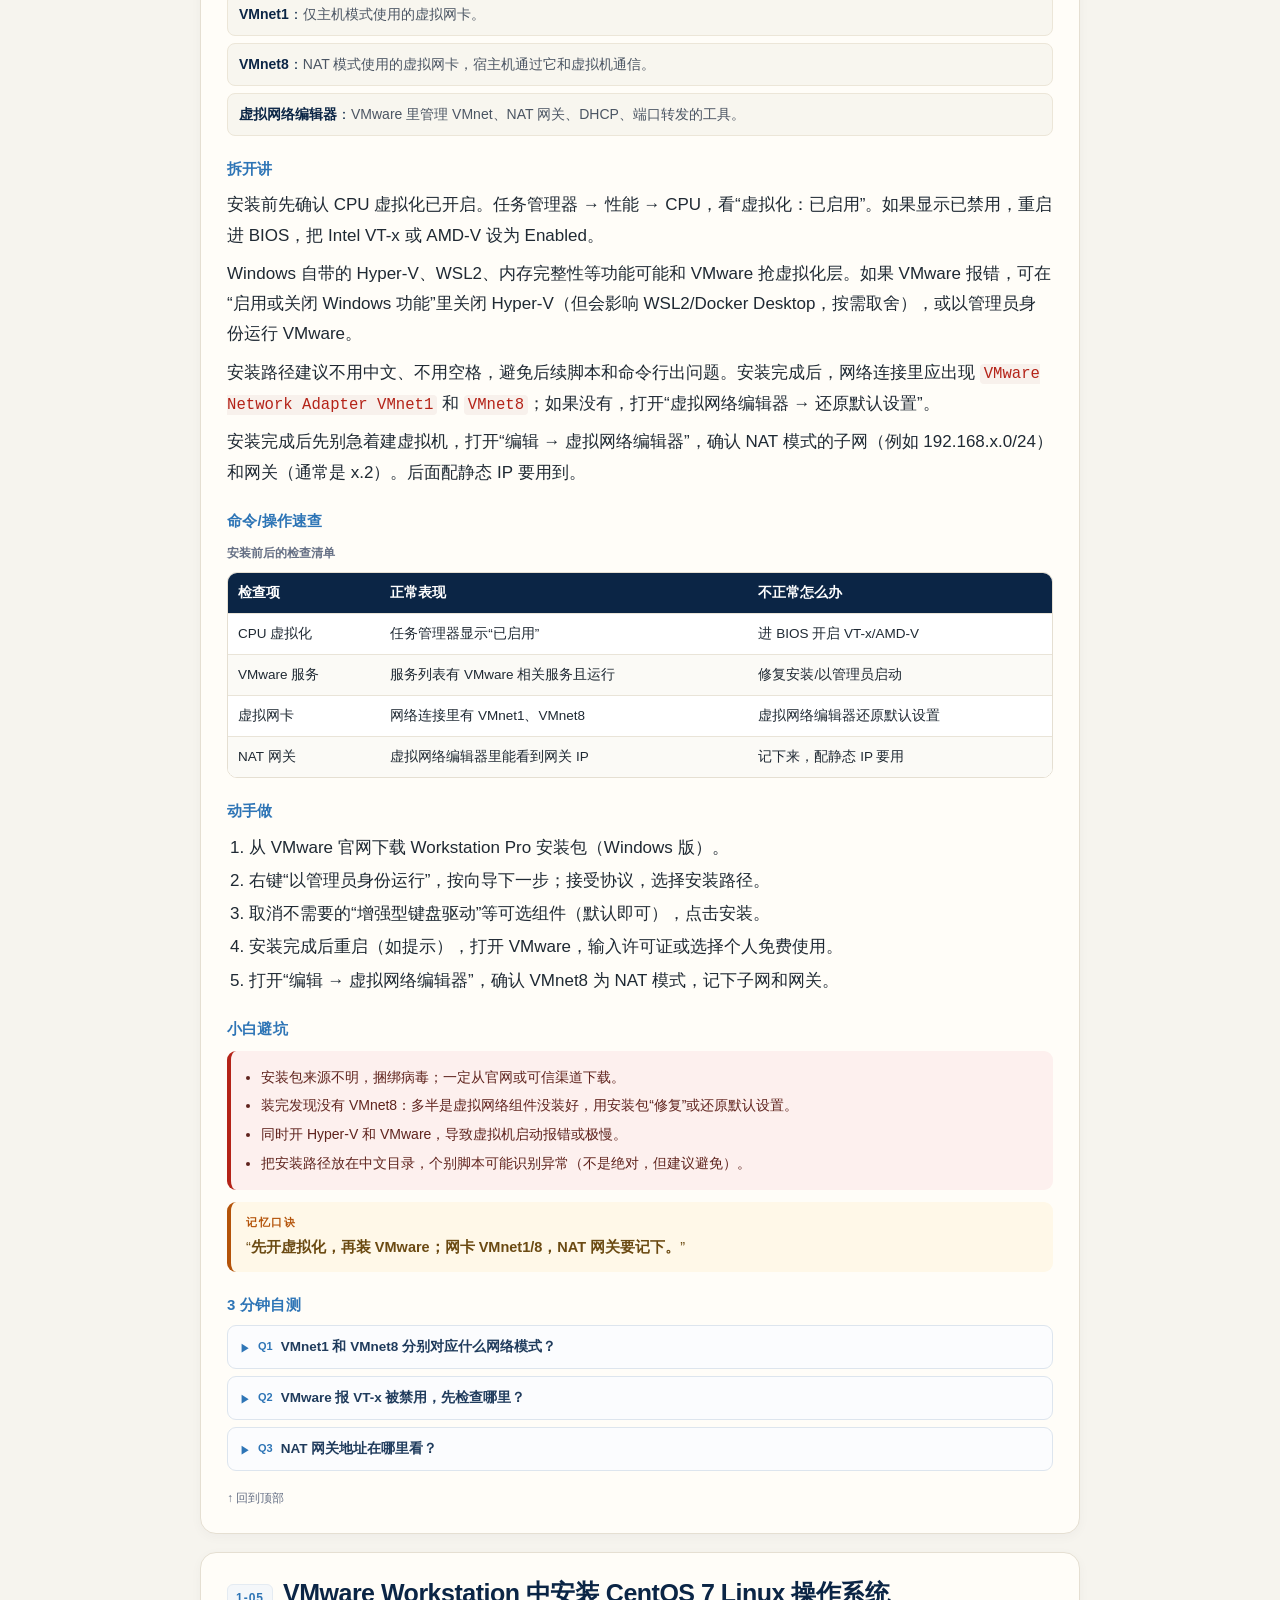
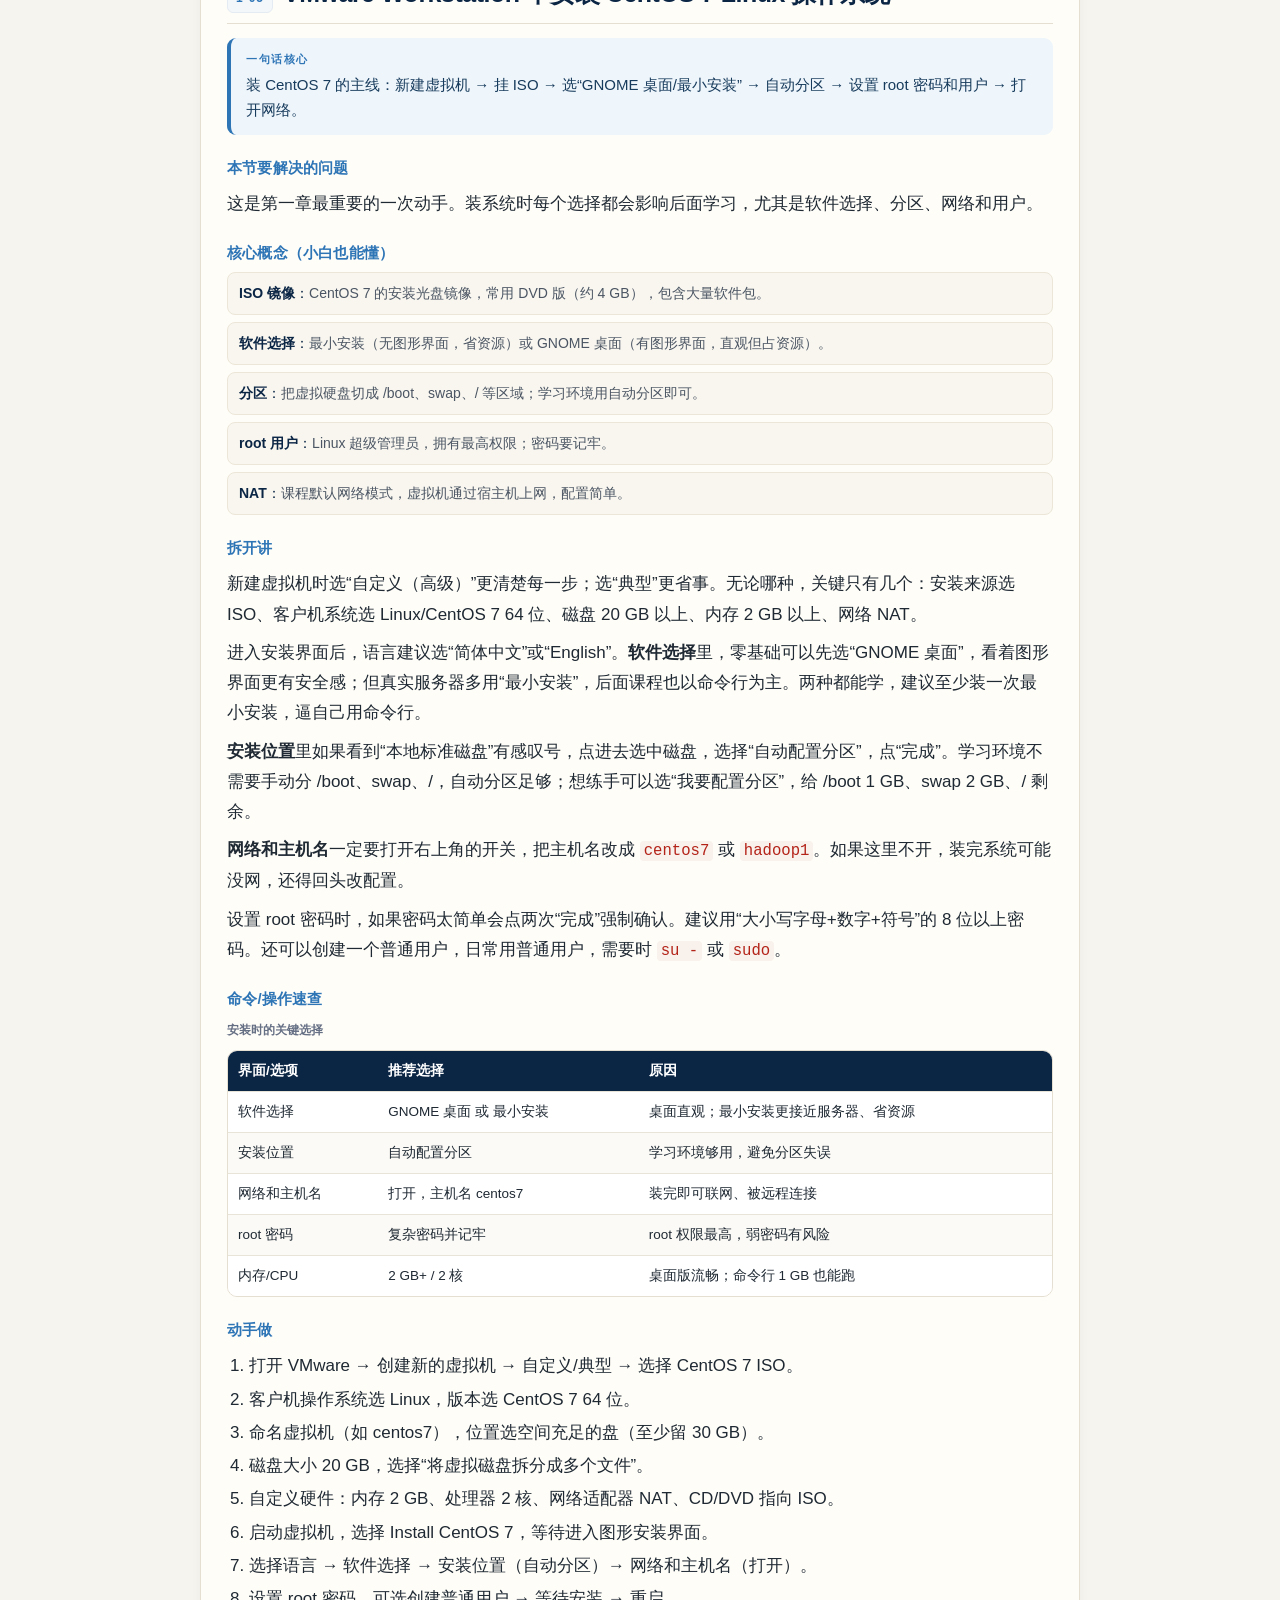
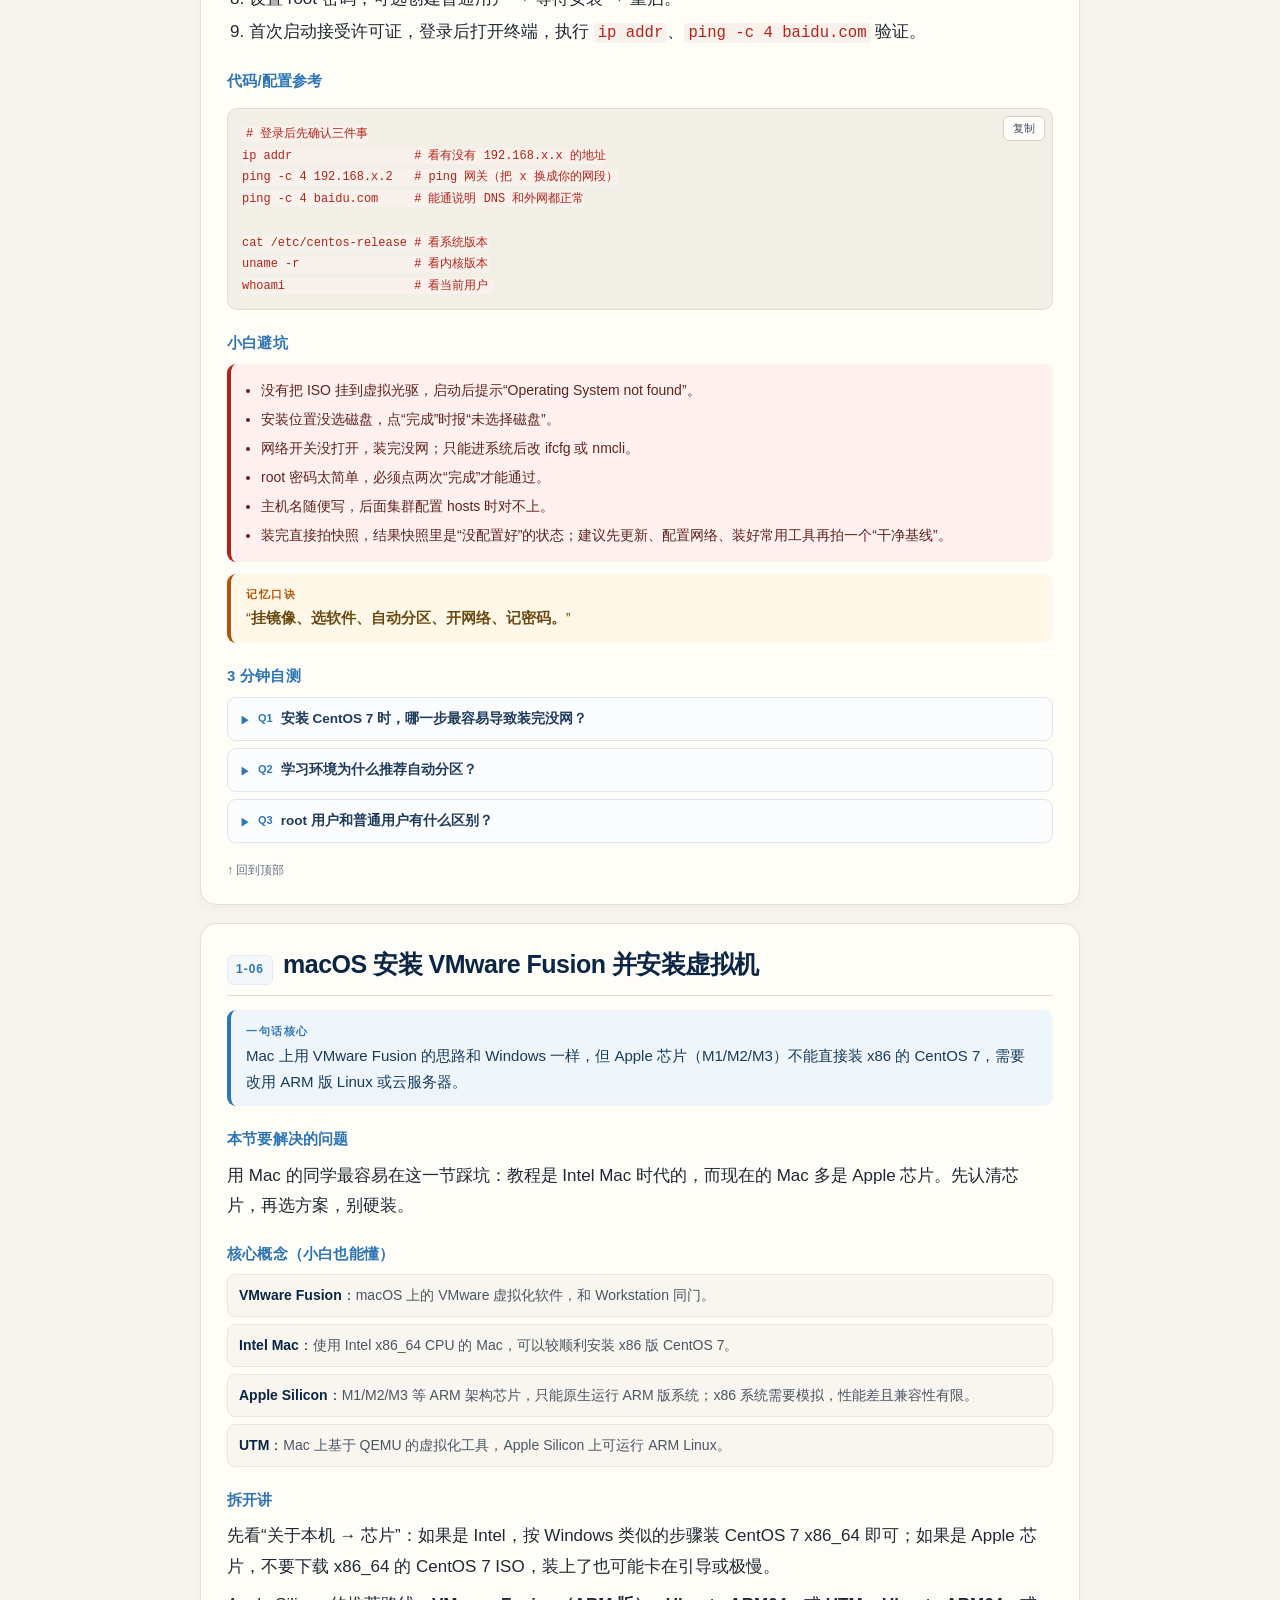
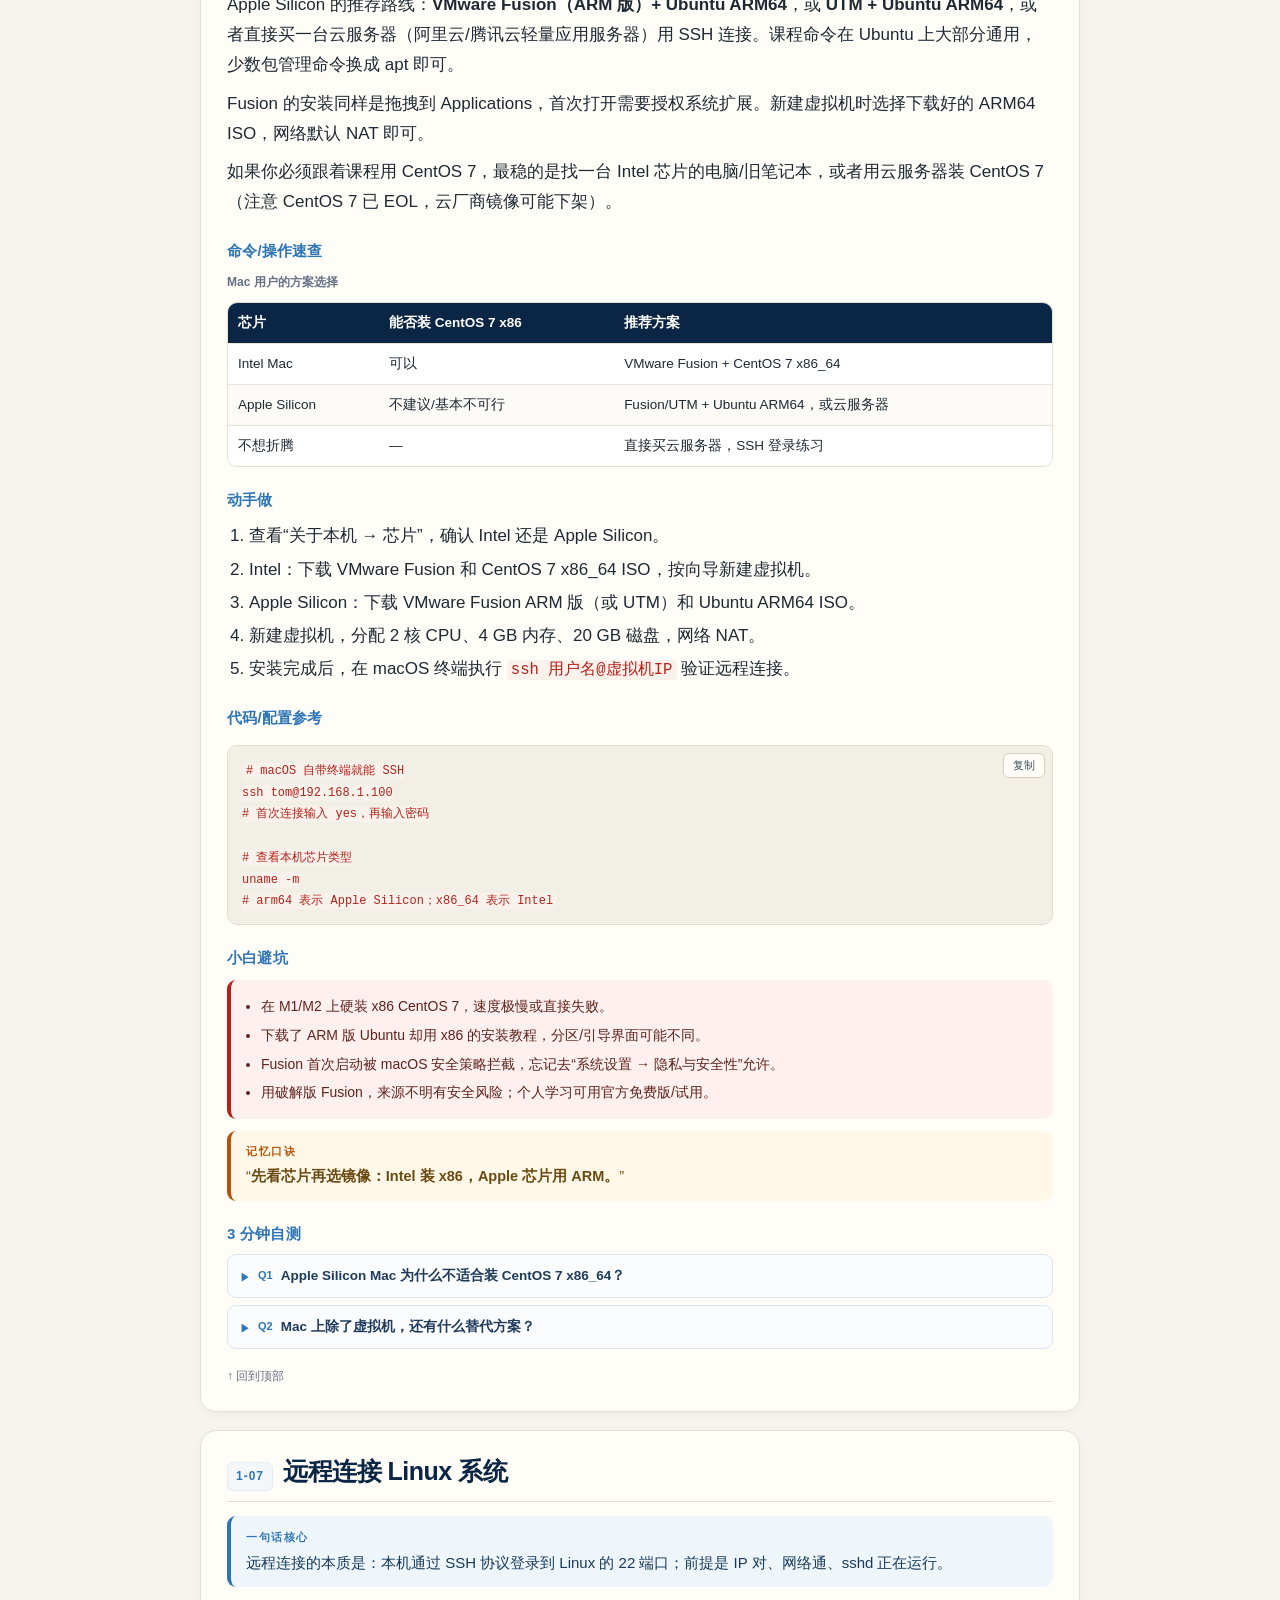
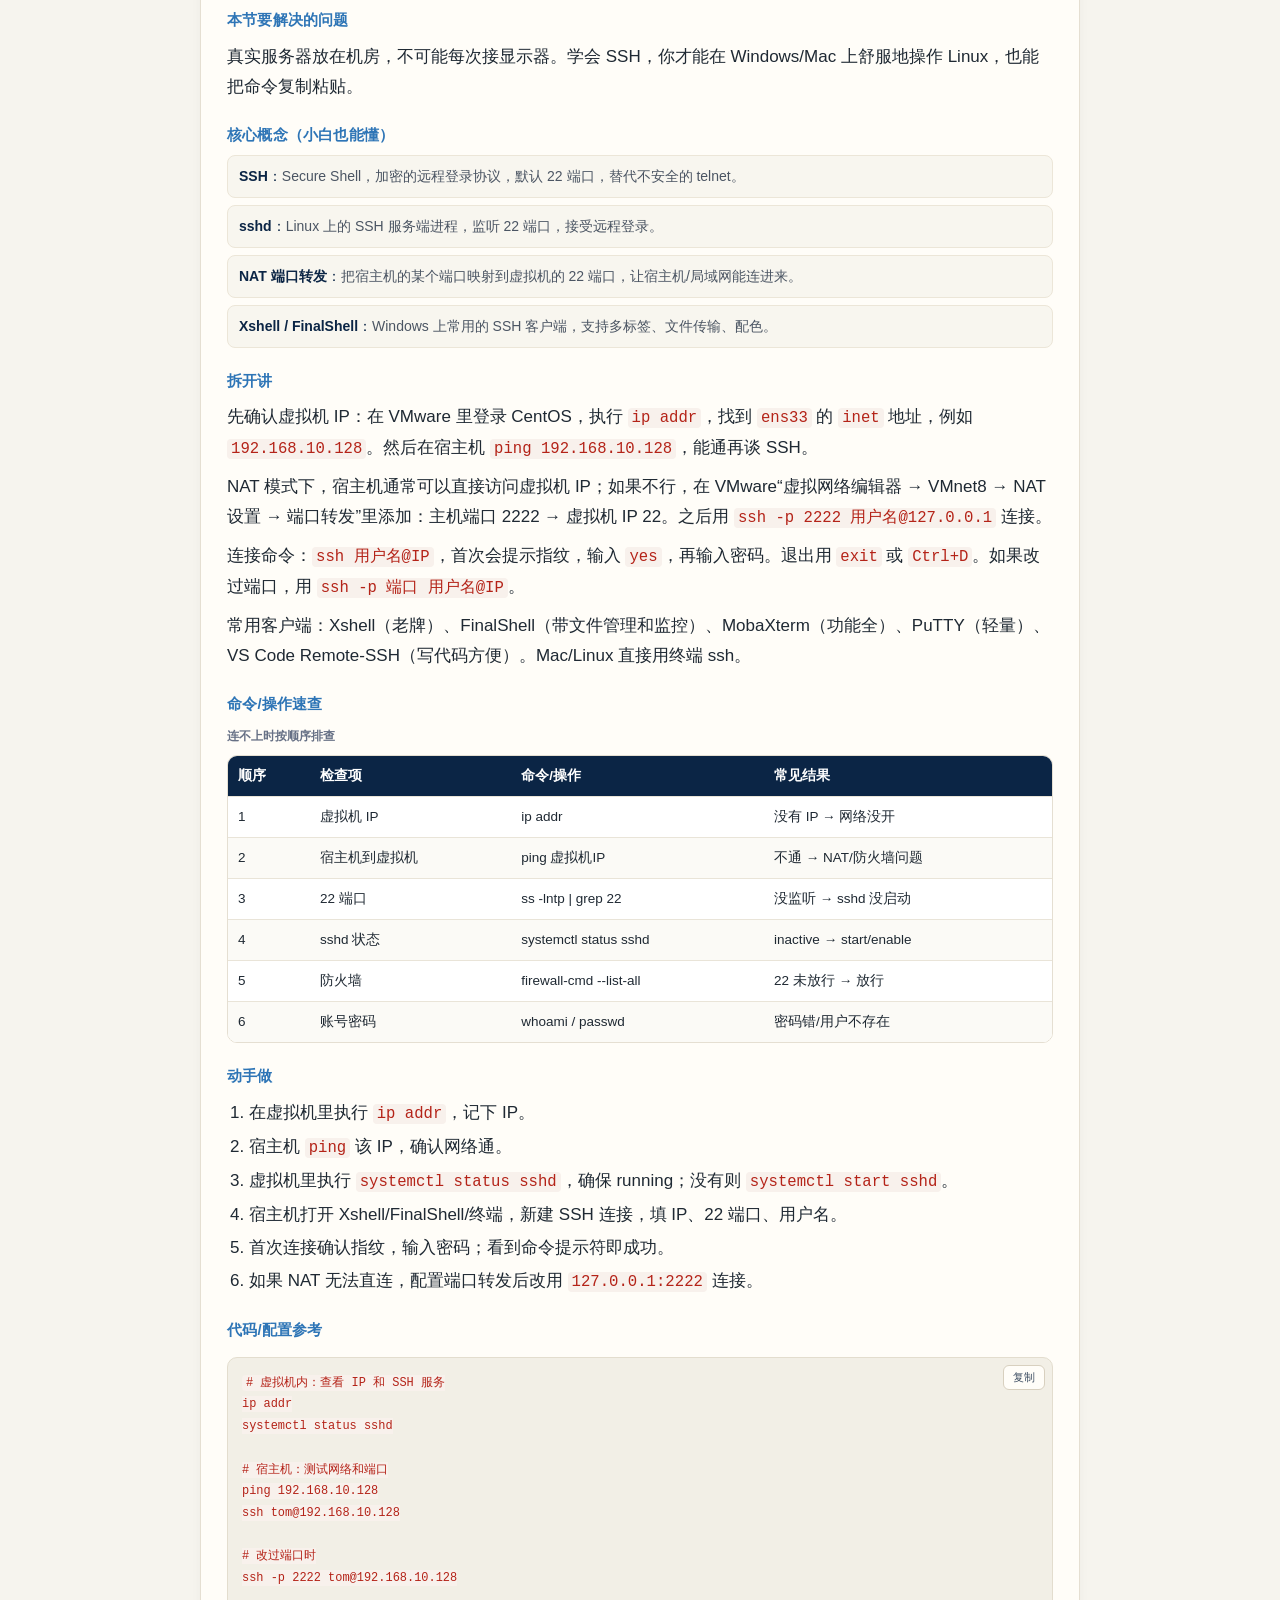
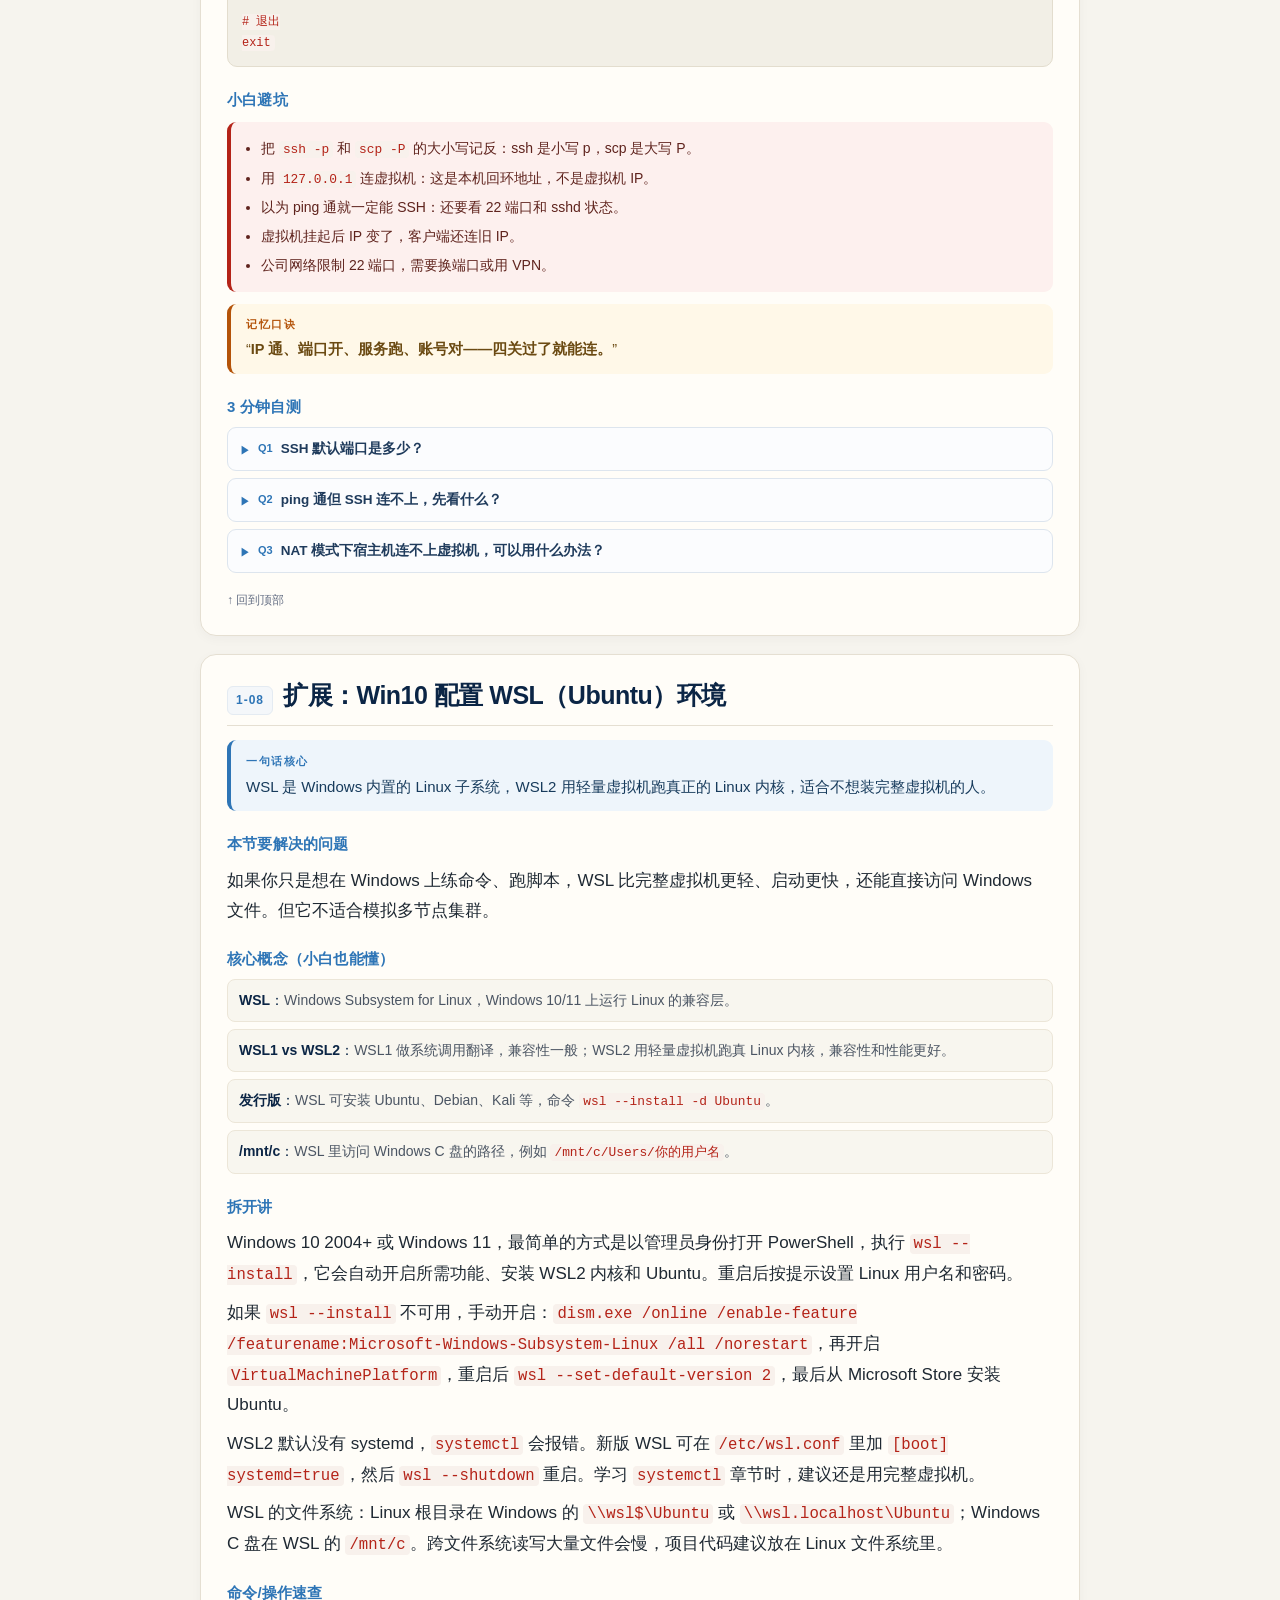
<file: chapter-1.html>
<!doctype html>
<html lang="zh-CN">
<head>
<meta charset="utf-8">
<meta name="viewport" content="width=device-width,initial-scale=1">
<title>第 1 章 Linux 基础与环境搭建 · Linux 复习笔记</title>
<meta name="description" content="第 1 章 Linux 基础与环境搭建：先弄懂“Linux 是什么”，再把学习环境搭起来">
<link rel="icon" href="favicon.svg" type="image/svg+xml">
<link rel="stylesheet" href="style.css">
</head>
<body>
<div class="progress"></div>
<header class="topbar">
  <div class="topbar-inner">
    <a class="brand" href="index.html"><span class="dot"></span>Linux 复习笔记</a>
    <nav class="topnav">
      <a href="index.html">目录</a>
      <a href="chapter-1.html">第 1 章</a>
      <a href="tree.html">知识树</a>
      <a href="assets/linux-review.docx">Word 下载</a>
    </nav>
  </div>
</header>

<main class="wrap" id="top">
  <div class="crumb"><a href="index.html">← 目录</a> / 第 1 章</div>
  <section class="chapter-hero" style="--c:#2E75B6">
    <div class="ch-badge">CHAPTER 01</div>
    <h1>Linux 基础与环境搭建</h1>
    <p>先弄懂“Linux 是什么”，再把学习环境搭起来</p>
    <div class="ch-meta"><span>9 节</span><span>★☆☆☆☆ 入门</span><span>建议 1.5～2 天（约 6 小时视频 + 2 小时动手）</span></div>
  </section>

  <div class="toc">
    <div class="toc-head"><span>本章目录</span><span>点击小节跳转</span></div>
    <div class="toc-grid"><div class="toc-group"><h3>认知与虚拟化</h3><a href="#1-01"><b>1-01</b>操作系统概述</a><a href="#1-02"><b>1-02</b>Linux 初识</a><a href="#1-03"><b>1-03</b>虚拟机介绍</a></div><div class="toc-group"><h3>环境安装</h3><a href="#1-04"><b>1-04</b>安装 VMware Workstation 虚拟化软件</a><a href="#1-05"><b>1-05</b>VMware Workstation 中安装 CentOS 7 Linux 操作系统</a><a href="#1-06"><b>1-06</b>macOS 安装 VMware Fusion 并安装虚拟机</a></div><div class="toc-group"><h3>连接与保护</h3><a href="#1-07"><b>1-07</b>远程连接 Linux 系统</a><a href="#1-08"><b>1-08</b>扩展：Win10 配置 WSL（Ubuntu）环境</a><a href="#1-09"><b>1-09</b>扩展：虚拟机快照</a></div></div>
  </div>

  <div class="note"><strong>本章目标：</strong>建立操作系统与 Linux 的整体认知，独立完成虚拟机安装、CentOS 7 安装、远程连接和快照保护。<br><strong>为什么学：</strong>后面所有命令都要在 Linux 里敲。环境搭不好，后面步步卡；环境搭好了，学习就成功了一半。</div>

  <section class="lesson" id="1-01" style="--c:#2E75B6"><div class="lesson-head"><span class="lid">1-01</span><h2>操作系统概述</h2></div><div class="core"><b>一句话核心</b>操作系统是硬件和应用软件之间的“总管家”，负责管理 CPU、内存、磁盘、设备，并给用户提供操作界面。</div><h3>本节要解决的问题</h3><p>很多人学 Linux 一上来就背命令，结果越学越乱。先把“操作系统到底在管什么”想明白，后面看到进程、内存、文件、权限，才知道它们各自站在哪一层。</p><h3>核心概念（小白也能懂）</h3><dl class="concepts"><div><dt>硬件</dt><dd>CPU、内存、硬盘、网卡、键盘鼠标等看得见摸得着的部分。没有软件，它只是一堆电子元件。</dd></div><div><dt>操作系统（OS）</dt><dd>一组系统软件，向下管理硬件，向上给应用程序提供统一接口，让程序不用直接和硬件打交道。</dd></div><div><dt>内核（Kernel）</dt><dd>操作系统最核心的部分，直接和硬件打交道，负责进程调度、内存管理、文件系统、设备驱动等。</dd></div><div><dt>应用程序</dt><dd>运行在操作系统之上的软件，如浏览器、MySQL、QQ。它们通过系统调用请内核帮忙。</dd></div><div><dt>Shell</dt><dd>命令解释器，是用户和内核之间的“翻译官”。你敲 ls，Shell 解释后请内核执行。</dd></div></dl><h3>拆开讲</h3><p>可以把一台电脑想成一家公司：硬件是厂房、机器和员工；操作系统是管理层；应用程序是各个业务部门；内核是管理层里真正拍板、分配资源的核心人物。业务部门要用人、用机器，不能直接冲进车间，而要向管理层申请。</p><p>操作系统有五大基本功能：<strong>处理机管理</strong>（决定哪个程序先用 CPU）、<strong>存储器管理</strong>（分配内存、做虚拟内存）、<strong>文件管理</strong>（组织目录和文件）、<strong>设备管理</strong>（驱动键盘、网卡、磁盘）、<strong>用户接口</strong>（命令行或图形界面）。</p><p>常见操作系统分两类：桌面/移动端有 Windows、macOS、Android、iOS、HarmonyOS；服务器端有 Linux、Windows Server、各种 Unix。Linux 在服务器、云计算、大数据、嵌入式领域特别常见。</p><p>Linux 的故事要记住三个关键词：<strong>Unix</strong>（1969 年贝尔实验室，老前辈）、<strong>Minix</strong>（教学用类 Unix 系统）、<strong>Linus Torvalds</strong>（1991 年发布 Linux 内核）。Linux 采用 GPL 开源协议，任何人都能使用、修改、再发布，于是长出了成百上千个“发行版”。</p><h3>命令/操作速查</h3><p class="cap">最容易混的四个概念</p><div class="table-wrap"><table style="min-width:520px"><thead><tr><th>概念</th><th>是什么</th><th>类比</th><th>例子</th></tr></thead><tbody><tr><td>硬件</td><td>物理设备</td><td>厂房、机器</td><td>CPU、内存、硬盘</td></tr><tr><td>内核</td><td>OS 的核心，直接管硬件</td><td>公司里真正管资源的总经理</td><td>Linux kernel</td></tr><tr><td>发行版</td><td>内核 + 工具 + 软件 + 包管理器</td><td>整套装修好的公司</td><td>CentOS、Ubuntu、Debian</td></tr><tr><td>Shell</td><td>命令解释器</td><td>总经理秘书/翻译</td><td>bash、zsh、sh</td></tr></tbody></table></div><h3>小白避坑</h3><ul class="pitfalls"><li>把“Linux”只当成一个操作系统品牌：严格说 Linux 只是内核，我们平时说的 Linux 多是“发行版”。</li><li>以为操作系统就是图形界面：服务器上的 Linux 常常没有桌面，只有命令行，但依然是完整的操作系统。</li><li>把内存管理和磁盘管理混为一谈：内存是运行时的“工作台”，磁盘是长期存放的“仓库”。</li></ul><div class="mnemonic"><b>记忆口诀</b>“<strong>硬</strong>件在下，<strong>内</strong>核在中，<strong>应</strong>用在上；OS 做管家，Shell 做翻译。”</div><h3>3 分钟自测</h3><details class="quiz"><summary><span class="qno">Q1</span><span>操作系统管理哪四类主要资源？</span></summary><div class="answer">答：处理机、存储器、文件（磁盘）、设备。</div></details><details class="quiz"><summary><span class="qno">Q2</span><span>为什么应用程序不能直接操作硬件？</span></summary><div class="answer">答：硬件种类多、接口不统一，直接操作既危险又难移植；通过操作系统提供的系统调用更安全、统一。</div></details><details class="quiz"><summary><span class="qno">Q3</span><span>Linux 内核和 CentOS 是什么关系？</span></summary><div class="answer">答：CentOS 是以 Linux 内核为核心，加上 GNU 工具、RPM/YUM 包管理等组成的一个发行版。</div></details><a class="top-link" href="#top">↑ 回到顶部</a></section><section class="lesson" id="1-02" style="--c:#2E75B6"><div class="lesson-head"><span class="lid">1-02</span><h2>Linux 初识</h2></div><div class="core"><b>一句话核心</b>Linux 是开源、稳定、安全的类 Unix 内核；我们学习的是 CentOS 7 这个发行版，它和 RedHat 企业版高度兼容。</div><h3>本节要解决的问题</h3><p>这一节解决三个问题：Linux 从哪来、为什么服务器爱用它、我们到底装哪个版本。别急着敲命令，先把“选型”想清楚。</p><h3>核心概念（小白也能懂）</h3><dl class="concepts"><div><dt>开源 / GPL</dt><dd>源代码公开，允许使用、修改、再发布；GPL 要求衍生作品也开源。Linux 因此能被无数公司二次开发。</dd></div><div><dt>发行版</dt><dd>把 Linux 内核、GNU 工具、包管理器、桌面环境、常用软件打包在一起的完整系统。</dd></div><div><dt>CentOS</dt><dd>基于 RedHat Enterprise Linux（RHEL）源码重新编译的免费发行版，稳定、生态成熟，命令和 RHEL 基本一致。</dd></div><div><dt>Ubuntu</dt><dd>基于 Debian，更新快、桌面友好、社区大，服务器上也很常见，使用 apt 包管理。</dd></div><div><dt>EOL</dt><dd>End of Life，生命周期结束。CentOS 7 已于 2024-06-30 停止维护，学习仍可用，但生产环境要换 Rocky/Alma/Ubuntu 等。</dd></div></dl><h3>拆开讲</h3><p>Linux 的核心优势可以记成四句话：<strong>免费开源</strong>（成本低、可定制）、<strong>稳定可靠</strong>（服务器一跑几个月不重启很常见）、<strong>安全</strong>（权限模型清晰、漏洞修复快）、<strong>生态强</strong>（云原生、大数据、容器几乎都以 Linux 为底座）。</p><p>Linux 的发行版很多，但不用全学。按包管理分两大家族：<strong>RedHat 系</strong>用 rpm/yum/dnf（CentOS、RHEL、Rocky、Alma、Fedora），<strong>Debian 系</strong>用 deb/apt（Ubuntu、Debian）。学会一家，另一家的命令对照着就能迁移。</p><p>课程选择 CentOS 7，是因为它当年在企业里极常见、资料多、和 RHEL 完全兼容，适合打基础。你完全可以在 CentOS 7 上学会后，把 <code>yum</code> 换成 <code>apt</code>、把配置文件位置换一下，迁移到 Ubuntu。</p><p>服务器为什么常不装图形界面？因为图形界面占内存、占 CPU、攻击面更大；服务器更看重稳定和远程管理。命令行看着“原始”，但可脚本化、可批量、可远程，效率极高。</p><h3>命令/操作速查</h3><p class="cap">常见发行版与适用场景</p><div class="table-wrap"><table style="min-width:520px"><thead><tr><th>发行版</th><th>家族/包管理</th><th>特点</th><th>常见场景</th></tr></thead><tbody><tr><td>CentOS 7</td><td>RedHat / yum</td><td>稳定、资料多、与 RHEL 兼容；已 EOL</td><td>课程学习、传统企业服务器</td></tr><tr><td>Rocky Linux / AlmaLinux</td><td>RedHat / dnf</td><td>CentOS 停更后的替代品，与 RHEL 兼容</td><td>生产服务器</td></tr><tr><td>Ubuntu Server</td><td>Debian / apt</td><td>更新快、社区大、云上常见</td><td>云服务器、AI/开发环境</td></tr><tr><td>Debian</td><td>Debian / apt</td><td>稳定、自由软件纯度高</td><td>服务器、嵌入式</td></tr><tr><td>Kali Linux</td><td>Debian / apt</td><td>预装大量安全工具</td><td>渗透测试学习（不适合当日常服务器）</td></tr></tbody></table></div><h3>小白避坑</h3><ul class="pitfalls"><li>把 CentOS 7 当成“最新最好”：它已停止维护，学习可以，生产要选替代品。</li><li>在 Ubuntu 上照抄 <code>yum</code> 命令：Ubuntu 用 <code>apt</code>，包名也可能不同。</li><li>认为“开源=没有版权”：开源要遵守许可证，GPL 有传染性，商用要注意合规。</li><li>盲目追求“最新版本”：服务器更看重稳定和兼容，版本要跟业务和生态匹配。</li></ul><div class="mnemonic"><b>记忆口诀</b>“<strong>红帽系 yum，Debian 系 apt；CentOS 学基础，生产看生命周期。</strong>”</div><h3>3 分钟自测</h3><details class="quiz"><summary><span class="qno">Q1</span><span>Linux 内核和发行版的关系是什么？</span></summary><div class="answer">答：发行版以 Linux 内核为核心，再集成 GNU 工具、包管理器、软件和配置。</div></details><details class="quiz"><summary><span class="qno">Q2</span><span>CentOS 和 RHEL 是什么关系？</span></summary><div class="answer">答：CentOS 基于 RHEL 公开源码重新编译，命令和生态高度兼容。</div></details><details class="quiz"><summary><span class="qno">Q3</span><span>服务器为什么常使用命令行而不是图形界面？</span></summary><div class="answer">答：更省资源、更稳定、更安全、可远程、可脚本化批量管理。</div></details><a class="top-link" href="#top">↑ 回到顶部</a></section><section class="lesson" id="1-03" style="--c:#2E75B6"><div class="lesson-head"><span class="lid">1-03</span><h2>虚拟机介绍</h2></div><div class="core"><b>一句话核心</b>虚拟机是用软件模拟出来的一台“电脑”，有独立的虚拟 CPU、内存、磁盘、网卡，和宿主机隔离，随时能拍快照回滚。</div><h3>本节要解决的问题</h3><p>学 Linux 最怕把本机搞坏。虚拟机让你在一台电脑里再“变”出几台电脑，随便折腾、随时还原，是零基础学习的最佳沙盒。</p><h3>核心概念（小白也能懂）</h3><dl class="concepts"><div><dt>宿主机（Host）</dt><dd>真正运行 VMware 的那台物理电脑，比如你的 Windows 笔记本。</dd></div><div><dt>客户机（Guest）</dt><dd>虚拟机里安装的操作系统，比如 CentOS 7。</dd></div><div><dt>Hypervisor（虚拟化层）</dt><dd>负责把物理资源分配给虚拟机的软件，VMware Workstation 就是 Type 2 型 Hypervisor。</dd></div><div><dt>虚拟磁盘</dt><dd>宿主机上的一个大文件（如 .vmdk），虚拟机把它当成自己的硬盘。</dd></div><div><dt>ISO 镜像</dt><dd>光盘的电子版，装系统时挂到虚拟光驱上，相当于把安装光盘塞进电脑。</dd></div></dl><h3>拆开讲</h3><p>虚拟化不是“模拟一台假电脑”这么简单，它要解决 CPU 指令、内存隔离、磁盘 I/O、网络转发。现代 CPU 提供 VT-x（Intel）或 AMD-V 硬件虚拟化指令，虚拟机才能跑得接近原生速度。</p><p>虚拟机最大的价值是<strong>隔离</strong>和<strong>可回滚</strong>：你在虚拟机里 <code>rm -rf</code>、改坏配置、装错软件，都不会影响宿主机；拍个快照，几分钟就能回到干净状态。</p><p>VMware 有三种常见网络模式：<strong>NAT</strong>（虚拟机通过宿主机上网，最省事，课程默认）、<strong>桥接</strong>（虚拟机和宿主机像局域网里的两台独立电脑，各有各的 IP）、<strong>仅主机</strong>（只能和宿主机通信，不能上外网）。</p><p>资源分配要克制：给虚拟机 2 核 CPU、2～4 GB 内存、20～40 GB 磁盘就足够学 Linux。内存不要超过宿主机的一半，否则宿主机和虚拟机都会卡。</p><h3>命令/操作速查</h3><p class="cap">三种网络模式怎么选</p><div class="table-wrap"><table style="min-width:520px"><thead><tr><th>模式</th><th>虚拟机能否上网</th><th>局域网其他机器能否访问</th><th>适用场景</th></tr></thead><tbody><tr><td>NAT</td><td>能（借宿主机）</td><td>默认不能，需端口转发</td><td>课程学习、只想上网</td></tr><tr><td>桥接</td><td>能（像独立电脑）</td><td>能（同网段）</td><td>要让手机/其他电脑访问虚拟机服务</td></tr><tr><td>仅主机</td><td>不能</td><td>不能（仅宿主机）</td><td>做隔离实验、内部网络测试</td></tr></tbody></table></div><h3>小白避坑</h3><ul class="pitfalls"><li>BIOS 里没开 VT-x/AMD-V，VMware 会报“此主机支持 Intel VT-x，但 Intel VT-x 处于禁用状态”。</li><li>给虚拟机分配了全部内存，宿主机自己卡死。</li><li>NAT 模式下直接让局域网同事访问虚拟机 IP：需要配置端口转发，或改用桥接。</li><li>把虚拟机磁盘文件当普通文件随便移动/删除，导致虚拟机打不开。</li></ul><div class="mnemonic"><b>记忆口诀</b>“<strong>宿主是真机，客户是虚拟；NAT 借网，桥接独立，仅主机自闭。</strong>”</div><h3>3 分钟自测</h3><details class="quiz"><summary><span class="qno">Q1</span><span>宿主机和客户机分别指什么？</span></summary><div class="answer">答：宿主机是运行虚拟化软件的物理机；客户机是虚拟机里安装的操作系统。</div></details><details class="quiz"><summary><span class="qno">Q2</span><span>NAT 和桥接最大的区别是什么？</span></summary><div class="answer">答：NAT 由宿主机做地址转换，虚拟机藏在宿主机后面；桥接让虚拟机像局域网里一台独立电脑，有独立 IP。</div></details><details class="quiz"><summary><span class="qno">Q3</span><span>为什么学习 Linux 建议用虚拟机？</span></summary><div class="answer">答：隔离、安全、可拍快照回滚，不怕把本机搞坏。</div></details><a class="top-link" href="#top">↑ 回到顶部</a></section><section class="lesson" id="1-04" style="--c:#2E75B6"><div class="lesson-head"><span class="lid">1-04</span><h2>安装 VMware Workstation 虚拟化软件</h2></div><div class="core"><b>一句话核心</b>安装 VMware Workstation 分三步：确认硬件虚拟化已开启 → 安装软件 → 检查虚拟网卡 VMnet1/VMnet8 正常。</div><h3>本节要解决的问题</h3><p>虚拟机软件是“造电脑的机器”。这一节把工具装好，下一节才能开始装 CentOS。安装本身不难，难在虚拟化开关和网络组件。</p><h3>核心概念（小白也能懂）</h3><dl class="concepts"><div><dt>VMware Workstation Pro</dt><dd>Windows/Linux 上常用的 Type 2 虚拟化软件，图形化操作，适合学习和开发。</dd></div><div><dt>VMnet1</dt><dd>仅主机模式使用的虚拟网卡。</dd></div><div><dt>VMnet8</dt><dd>NAT 模式使用的虚拟网卡，宿主机通过它和虚拟机通信。</dd></div><div><dt>虚拟网络编辑器</dt><dd>VMware 里管理 VMnet、NAT 网关、DHCP、端口转发的工具。</dd></div></dl><h3>拆开讲</h3><p>安装前先确认 CPU 虚拟化已开启。任务管理器 → 性能 → CPU，看“虚拟化：已启用”。如果显示已禁用，重启进 BIOS，把 Intel VT-x 或 AMD-V 设为 Enabled。</p><p>Windows 自带的 Hyper-V、WSL2、内存完整性等功能可能和 VMware 抢虚拟化层。如果 VMware 报错，可在“启用或关闭 Windows 功能”里关闭 Hyper-V（但会影响 WSL2/Docker Desktop，按需取舍），或以管理员身份运行 VMware。</p><p>安装路径建议不用中文、不用空格，避免后续脚本和命令行出问题。安装完成后，网络连接里应出现 <code>VMware Network Adapter VMnet1</code> 和 <code>VMnet8</code>；如果没有，打开“虚拟网络编辑器 → 还原默认设置”。</p><p>安装完成后先别急着建虚拟机，打开“编辑 → 虚拟网络编辑器”，确认 NAT 模式的子网（例如 192.168.x.0/24）和网关（通常是 x.2）。后面配静态 IP 要用到。</p><h3>命令/操作速查</h3><p class="cap">安装前后的检查清单</p><div class="table-wrap"><table style="min-width:520px"><thead><tr><th>检查项</th><th>正常表现</th><th>不正常怎么办</th></tr></thead><tbody><tr><td>CPU 虚拟化</td><td>任务管理器显示“已启用”</td><td>进 BIOS 开启 VT-x/AMD-V</td></tr><tr><td>VMware 服务</td><td>服务列表有 VMware 相关服务且运行</td><td>修复安装/以管理员启动</td></tr><tr><td>虚拟网卡</td><td>网络连接里有 VMnet1、VMnet8</td><td>虚拟网络编辑器还原默认设置</td></tr><tr><td>NAT 网关</td><td>虚拟网络编辑器里能看到网关 IP</td><td>记下来，配静态 IP 要用</td></tr></tbody></table></div><h3>动手做</h3><ol><li>从 VMware 官网下载 Workstation Pro 安装包（Windows 版）。</li><li>右键“以管理员身份运行”，按向导下一步；接受协议，选择安装路径。</li><li>取消不需要的“增强型键盘驱动”等可选组件（默认即可），点击安装。</li><li>安装完成后重启（如提示），打开 VMware，输入许可证或选择个人免费使用。</li><li>打开“编辑 → 虚拟网络编辑器”，确认 VMnet8 为 NAT 模式，记下子网和网关。</li></ol><h3>小白避坑</h3><ul class="pitfalls"><li>安装包来源不明，捆绑病毒；一定从官网或可信渠道下载。</li><li>装完发现没有 VMnet8：多半是虚拟网络组件没装好，用安装包“修复”或还原默认设置。</li><li>同时开 Hyper-V 和 VMware，导致虚拟机启动报错或极慢。</li><li>把安装路径放在中文目录，个别脚本可能识别异常（不是绝对，但建议避免）。</li></ul><div class="mnemonic"><b>记忆口诀</b>“<strong>先开虚拟化，再装 VMware；网卡 VMnet1/8，NAT 网关要记下。</strong>”</div><h3>3 分钟自测</h3><details class="quiz"><summary><span class="qno">Q1</span><span>VMnet1 和 VMnet8 分别对应什么网络模式？</span></summary><div class="answer">答：VMnet1 仅主机模式；VMnet8 NAT 模式。</div></details><details class="quiz"><summary><span class="qno">Q2</span><span>VMware 报 VT-x 被禁用，先检查哪里？</span></summary><div class="answer">答：BIOS 的 Intel VT-x/AMD-V 是否开启，以及 Windows 的 Hyper-V 是否冲突。</div></details><details class="quiz"><summary><span class="qno">Q3</span><span>NAT 网关地址在哪里看？</span></summary><div class="answer">答：VMware 的“编辑 → 虚拟网络编辑器 → VMnet8 → NAT 设置”。</div></details><a class="top-link" href="#top">↑ 回到顶部</a></section><section class="lesson" id="1-05" style="--c:#2E75B6"><div class="lesson-head"><span class="lid">1-05</span><h2>VMware Workstation 中安装 CentOS 7 Linux 操作系统</h2></div><div class="core"><b>一句话核心</b>装 CentOS 7 的主线：新建虚拟机 → 挂 ISO → 选“GNOME 桌面/最小安装” → 自动分区 → 设置 root 密码和用户 → 打开网络。</div><h3>本节要解决的问题</h3><p>这是第一章最重要的一次动手。装系统时每个选择都会影响后面学习，尤其是软件选择、分区、网络和用户。</p><h3>核心概念（小白也能懂）</h3><dl class="concepts"><div><dt>ISO 镜像</dt><dd>CentOS 7 的安装光盘镜像，常用 DVD 版（约 4 GB），包含大量软件包。</dd></div><div><dt>软件选择</dt><dd>最小安装（无图形界面，省资源）或 GNOME 桌面（有图形界面，直观但占资源）。</dd></div><div><dt>分区</dt><dd>把虚拟硬盘切成 /boot、swap、/ 等区域；学习环境用自动分区即可。</dd></div><div><dt>root 用户</dt><dd>Linux 超级管理员，拥有最高权限；密码要记牢。</dd></div><div><dt>NAT</dt><dd>课程默认网络模式，虚拟机通过宿主机上网，配置简单。</dd></div></dl><h3>拆开讲</h3><p>新建虚拟机时选“自定义（高级）”更清楚每一步；选“典型”更省事。无论哪种，关键只有几个：安装来源选 ISO、客户机系统选 Linux/CentOS 7 64 位、磁盘 20 GB 以上、内存 2 GB 以上、网络 NAT。</p><p>进入安装界面后，语言建议选“简体中文”或“English”。<strong>软件选择</strong>里，零基础可以先选“GNOME 桌面”，看着图形界面更有安全感；但真实服务器多用“最小安装”，后面课程也以命令行为主。两种都能学，建议至少装一次最小安装，逼自己用命令行。</p><p><strong>安装位置</strong>里如果看到“本地标准磁盘”有感叹号，点进去选中磁盘，选择“自动配置分区”，点“完成”。学习环境不需要手动分 /boot、swap、/，自动分区足够；想练手可以选“我要配置分区”，给 /boot 1 GB、swap 2 GB、/ 剩余。</p><p><strong>网络和主机名</strong>一定要打开右上角的开关，把主机名改成 <code>centos7</code> 或 <code>hadoop1</code>。如果这里不开，装完系统可能没网，还得回头改配置。</p><p>设置 root 密码时，如果密码太简单会点两次“完成”强制确认。建议用“大小写字母+数字+符号”的 8 位以上密码。还可以创建一个普通用户，日常用普通用户，需要时 <code>su -</code> 或 <code>sudo</code>。</p><h3>命令/操作速查</h3><p class="cap">安装时的关键选择</p><div class="table-wrap"><table style="min-width:520px"><thead><tr><th>界面/选项</th><th>推荐选择</th><th>原因</th></tr></thead><tbody><tr><td>软件选择</td><td>GNOME 桌面 或 最小安装</td><td>桌面直观；最小安装更接近服务器、省资源</td></tr><tr><td>安装位置</td><td>自动配置分区</td><td>学习环境够用，避免分区失误</td></tr><tr><td>网络和主机名</td><td>打开，主机名 centos7</td><td>装完即可联网、被远程连接</td></tr><tr><td>root 密码</td><td>复杂密码并记牢</td><td>root 权限最高，弱密码有风险</td></tr><tr><td>内存/CPU</td><td>2 GB+ / 2 核</td><td>桌面版流畅；命令行 1 GB 也能跑</td></tr></tbody></table></div><h3>动手做</h3><ol><li>打开 VMware → 创建新的虚拟机 → 自定义/典型 → 选择 CentOS 7 ISO。</li><li>客户机操作系统选 Linux，版本选 CentOS 7 64 位。</li><li>命名虚拟机（如 centos7），位置选空间充足的盘（至少留 30 GB）。</li><li>磁盘大小 20 GB，选择“将虚拟磁盘拆分成多个文件”。</li><li>自定义硬件：内存 2 GB、处理器 2 核、网络适配器 NAT、CD/DVD 指向 ISO。</li><li>启动虚拟机，选择 Install CentOS 7，等待进入图形安装界面。</li><li>选择语言 → 软件选择 → 安装位置（自动分区）→ 网络和主机名（打开）。</li><li>设置 root 密码，可选创建普通用户 → 等待安装 → 重启。</li><li>首次启动接受许可证，登录后打开终端，执行 <code>ip addr</code>、<code>ping -c 4 baidu.com</code> 验证。</li></ol><h3>代码/配置参考</h3><div class="code-wrap"><button class="copy-btn" data-copy>复制</button><pre><code># 登录后先确认三件事
ip addr                 # 看有没有 192.168.x.x 的地址
ping -c 4 192.168.x.2   # ping 网关（把 x 换成你的网段）
ping -c 4 baidu.com     # 能通说明 DNS 和外网都正常

cat /etc/centos-release # 看系统版本
uname -r                # 看内核版本
whoami                  # 看当前用户</code></pre></div><h3>小白避坑</h3><ul class="pitfalls"><li>没有把 ISO 挂到虚拟光驱，启动后提示“Operating System not found”。</li><li>安装位置没选磁盘，点“完成”时报“未选择磁盘”。</li><li>网络开关没打开，装完没网；只能进系统后改 ifcfg 或 nmcli。</li><li>root 密码太简单，必须点两次“完成”才能通过。</li><li>主机名随便写，后面集群配置 hosts 时对不上。</li><li>装完直接拍快照，结果快照里是“没配置好”的状态；建议先更新、配置网络、装好常用工具再拍一个“干净基线”。</li></ul><div class="mnemonic"><b>记忆口诀</b>“<strong>挂镜像、选软件、自动分区、开网络、记密码。</strong>”</div><h3>3 分钟自测</h3><details class="quiz"><summary><span class="qno">Q1</span><span>安装 CentOS 7 时，哪一步最容易导致装完没网？</span></summary><div class="answer">答：“网络和主机名”里没有打开网卡开关。</div></details><details class="quiz"><summary><span class="qno">Q2</span><span>学习环境为什么推荐自动分区？</span></summary><div class="answer">答：简单、不容易因手动分区失误导致系统装不上；自动分区已能满足学习。</div></details><details class="quiz"><summary><span class="qno">Q3</span><span>root 用户和普通用户有什么区别？</span></summary><div class="answer">答：root 是超级管理员，权限不受限；普通用户受权限约束，更安全。</div></details><a class="top-link" href="#top">↑ 回到顶部</a></section><section class="lesson" id="1-06" style="--c:#2E75B6"><div class="lesson-head"><span class="lid">1-06</span><h2>macOS 安装 VMware Fusion 并安装虚拟机</h2></div><div class="core"><b>一句话核心</b>Mac 上用 VMware Fusion 的思路和 Windows 一样，但 Apple 芯片（M1/M2/M3）不能直接装 x86 的 CentOS 7，需要改用 ARM 版 Linux 或云服务器。</div><h3>本节要解决的问题</h3><p>用 Mac 的同学最容易在这一节踩坑：教程是 Intel Mac 时代的，而现在的 Mac 多是 Apple 芯片。先认清芯片，再选方案，别硬装。</p><h3>核心概念（小白也能懂）</h3><dl class="concepts"><div><dt>VMware Fusion</dt><dd>macOS 上的 VMware 虚拟化软件，和 Workstation 同门。</dd></div><div><dt>Intel Mac</dt><dd>使用 Intel x86_64 CPU 的 Mac，可以较顺利安装 x86 版 CentOS 7。</dd></div><div><dt>Apple Silicon</dt><dd>M1/M2/M3 等 ARM 架构芯片，只能原生运行 ARM 版系统；x86 系统需要模拟，性能差且兼容性有限。</dd></div><div><dt>UTM</dt><dd>Mac 上基于 QEMU 的虚拟化工具，Apple Silicon 上可运行 ARM Linux。</dd></div></dl><h3>拆开讲</h3><p>先看“关于本机 → 芯片”：如果是 Intel，按 Windows 类似的步骤装 CentOS 7 x86_64 即可；如果是 Apple 芯片，不要下载 x86_64 的 CentOS 7 ISO，装上了也可能卡在引导或极慢。</p><p>Apple Silicon 的推荐路线：<strong>VMware Fusion（ARM 版）+ Ubuntu ARM64</strong>，或 <strong>UTM + Ubuntu ARM64</strong>，或者直接买一台云服务器（阿里云/腾讯云轻量应用服务器）用 SSH 连接。课程命令在 Ubuntu 上大部分通用，少数包管理命令换成 apt 即可。</p><p>Fusion 的安装同样是拖拽到 Applications，首次打开需要授权系统扩展。新建虚拟机时选择下载好的 ARM64 ISO，网络默认 NAT 即可。</p><p>如果你必须跟着课程用 CentOS 7，最稳的是找一台 Intel 芯片的电脑/旧笔记本，或者用云服务器装 CentOS 7（注意 CentOS 7 已 EOL，云厂商镜像可能下架）。</p><h3>命令/操作速查</h3><p class="cap">Mac 用户的方案选择</p><div class="table-wrap"><table style="min-width:520px"><thead><tr><th>芯片</th><th>能否装 CentOS 7 x86</th><th>推荐方案</th></tr></thead><tbody><tr><td>Intel Mac</td><td>可以</td><td>VMware Fusion + CentOS 7 x86_64</td></tr><tr><td>Apple Silicon</td><td>不建议/基本不可行</td><td>Fusion/UTM + Ubuntu ARM64，或云服务器</td></tr><tr><td>不想折腾</td><td>—</td><td>直接买云服务器，SSH 登录练习</td></tr></tbody></table></div><h3>动手做</h3><ol><li>查看“关于本机 → 芯片”，确认 Intel 还是 Apple Silicon。</li><li>Intel：下载 VMware Fusion 和 CentOS 7 x86_64 ISO，按向导新建虚拟机。</li><li>Apple Silicon：下载 VMware Fusion ARM 版（或 UTM）和 Ubuntu ARM64 ISO。</li><li>新建虚拟机，分配 2 核 CPU、4 GB 内存、20 GB 磁盘，网络 NAT。</li><li>安装完成后，在 macOS 终端执行 <code>ssh 用户名@虚拟机IP</code> 验证远程连接。</li></ol><h3>代码/配置参考</h3><div class="code-wrap"><button class="copy-btn" data-copy>复制</button><pre><code># macOS 自带终端就能 SSH
ssh tom@192.168.1.100
# 首次连接输入 yes，再输入密码

# 查看本机芯片类型
uname -m
# arm64 表示 Apple Silicon；x86_64 表示 Intel</code></pre></div><h3>小白避坑</h3><ul class="pitfalls"><li>在 M1/M2 上硬装 x86 CentOS 7，速度极慢或直接失败。</li><li>下载了 ARM 版 Ubuntu 却用 x86 的安装教程，分区/引导界面可能不同。</li><li>Fusion 首次启动被 macOS 安全策略拦截，忘记去“系统设置 → 隐私与安全性”允许。</li><li>用破解版 Fusion，来源不明有安全风险；个人学习可用官方免费版/试用。</li></ul><div class="mnemonic"><b>记忆口诀</b>“<strong>先看芯片再选镜像：Intel 装 x86，Apple 芯片用 ARM。</strong>”</div><h3>3 分钟自测</h3><details class="quiz"><summary><span class="qno">Q1</span><span>Apple Silicon Mac 为什么不适合装 CentOS 7 x86_64？</span></summary><div class="answer">答：架构不同，需要模拟 x86，性能和兼容性都很差，甚至无法引导。</div></details><details class="quiz"><summary><span class="qno">Q2</span><span>Mac 上除了虚拟机，还有什么替代方案？</span></summary><div class="answer">答：云服务器、UTM + ARM Linux、Docker（部分场景）等。</div></details><a class="top-link" href="#top">↑ 回到顶部</a></section><section class="lesson" id="1-07" style="--c:#2E75B6"><div class="lesson-head"><span class="lid">1-07</span><h2>远程连接 Linux 系统</h2></div><div class="core"><b>一句话核心</b>远程连接的本质是：本机通过 SSH 协议登录到 Linux 的 22 端口；前提是 IP 对、网络通、sshd 正在运行。</div><h3>本节要解决的问题</h3><p>真实服务器放在机房，不可能每次接显示器。学会 SSH，你才能在 Windows/Mac 上舒服地操作 Linux，也能把命令复制粘贴。</p><h3>核心概念（小白也能懂）</h3><dl class="concepts"><div><dt>SSH</dt><dd>Secure Shell，加密的远程登录协议，默认 22 端口，替代不安全的 telnet。</dd></div><div><dt>sshd</dt><dd>Linux 上的 SSH 服务端进程，监听 22 端口，接受远程登录。</dd></div><div><dt>NAT 端口转发</dt><dd>把宿主机的某个端口映射到虚拟机的 22 端口，让宿主机/局域网能连进来。</dd></div><div><dt>Xshell / FinalShell</dt><dd>Windows 上常用的 SSH 客户端，支持多标签、文件传输、配色。</dd></div></dl><h3>拆开讲</h3><p>先确认虚拟机 IP：在 VMware 里登录 CentOS，执行 <code>ip addr</code>，找到 <code>ens33</code> 的 <code>inet</code> 地址，例如 <code>192.168.10.128</code>。然后在宿主机 <code>ping 192.168.10.128</code>，能通再谈 SSH。</p><p>NAT 模式下，宿主机通常可以直接访问虚拟机 IP；如果不行，在 VMware“虚拟网络编辑器 → VMnet8 → NAT 设置 → 端口转发”里添加：主机端口 2222 → 虚拟机 IP 22。之后用 <code>ssh -p 2222 用户名@127.0.0.1</code> 连接。</p><p>连接命令：<code>ssh 用户名@IP</code>，首次会提示指纹，输入 <code>yes</code>，再输入密码。退出用 <code>exit</code> 或 <code>Ctrl+D</code>。如果改过端口，用 <code>ssh -p 端口 用户名@IP</code>。</p><p>常用客户端：Xshell（老牌）、FinalShell（带文件管理和监控）、MobaXterm（功能全）、PuTTY（轻量）、VS Code Remote-SSH（写代码方便）。Mac/Linux 直接用终端 ssh。</p><h3>命令/操作速查</h3><p class="cap">连不上时按顺序排查</p><div class="table-wrap"><table style="min-width:520px"><thead><tr><th>顺序</th><th>检查项</th><th>命令/操作</th><th>常见结果</th></tr></thead><tbody><tr><td>1</td><td>虚拟机 IP</td><td>ip addr</td><td>没有 IP → 网络没开</td></tr><tr><td>2</td><td>宿主机到虚拟机</td><td>ping 虚拟机IP</td><td>不通 → NAT/防火墙问题</td></tr><tr><td>3</td><td>22 端口</td><td>ss -lntp | grep 22</td><td>没监听 → sshd 没启动</td></tr><tr><td>4</td><td>sshd 状态</td><td>systemctl status sshd</td><td>inactive → start/enable</td></tr><tr><td>5</td><td>防火墙</td><td>firewall-cmd --list-all</td><td>22 未放行 → 放行</td></tr><tr><td>6</td><td>账号密码</td><td>whoami / passwd</td><td>密码错/用户不存在</td></tr></tbody></table></div><h3>动手做</h3><ol><li>在虚拟机里执行 <code>ip addr</code>，记下 IP。</li><li>宿主机 <code>ping</code> 该 IP，确认网络通。</li><li>虚拟机里执行 <code>systemctl status sshd</code>，确保 running；没有则 <code>systemctl start sshd</code>。</li><li>宿主机打开 Xshell/FinalShell/终端，新建 SSH 连接，填 IP、22 端口、用户名。</li><li>首次连接确认指纹，输入密码；看到命令提示符即成功。</li><li>如果 NAT 无法直连，配置端口转发后改用 <code>127.0.0.1:2222</code> 连接。</li></ol><h3>代码/配置参考</h3><div class="code-wrap"><button class="copy-btn" data-copy>复制</button><pre><code># 虚拟机内：查看 IP 和 SSH 服务
ip addr
systemctl status sshd

# 宿主机：测试网络和端口
ping 192.168.10.128
ssh tom@192.168.10.128

# 改过端口时
ssh -p 2222 tom@192.168.10.128

# 退出
exit</code></pre></div><h3>小白避坑</h3><ul class="pitfalls"><li>把 <code>ssh -p</code> 和 <code>scp -P</code> 的大小写记反：ssh 是小写 p，scp 是大写 P。</li><li>用 <code>127.0.0.1</code> 连虚拟机：这是本机回环地址，不是虚拟机 IP。</li><li>以为 ping 通就一定能 SSH：还要看 22 端口和 sshd 状态。</li><li>虚拟机挂起后 IP 变了，客户端还连旧 IP。</li><li>公司网络限制 22 端口，需要换端口或用 VPN。</li></ul><div class="mnemonic"><b>记忆口诀</b>“<strong>IP 通、端口开、服务跑、账号对——四关过了就能连。</strong>”</div><h3>3 分钟自测</h3><details class="quiz"><summary><span class="qno">Q1</span><span>SSH 默认端口是多少？</span></summary><div class="answer">答：22。</div></details><details class="quiz"><summary><span class="qno">Q2</span><span>ping 通但 SSH 连不上，先看什么？</span></summary><div class="answer">答：sshd 是否运行、22 端口是否监听、防火墙是否放行。</div></details><details class="quiz"><summary><span class="qno">Q3</span><span>NAT 模式下宿主机连不上虚拟机，可以用什么办法？</span></summary><div class="answer">答：配置 VMware NAT 端口转发，或把网络模式改为桥接。</div></details><a class="top-link" href="#top">↑ 回到顶部</a></section><section class="lesson" id="1-08" style="--c:#2E75B6"><div class="lesson-head"><span class="lid">1-08</span><h2>扩展：Win10 配置 WSL（Ubuntu）环境</h2></div><div class="core"><b>一句话核心</b>WSL 是 Windows 内置的 Linux 子系统，WSL2 用轻量虚拟机跑真正的 Linux 内核，适合不想装完整虚拟机的人。</div><h3>本节要解决的问题</h3><p>如果你只是想在 Windows 上练命令、跑脚本，WSL 比完整虚拟机更轻、启动更快，还能直接访问 Windows 文件。但它不适合模拟多节点集群。</p><h3>核心概念（小白也能懂）</h3><dl class="concepts"><div><dt>WSL</dt><dd>Windows Subsystem for Linux，Windows 10/11 上运行 Linux 的兼容层。</dd></div><div><dt>WSL1 vs WSL2</dt><dd>WSL1 做系统调用翻译，兼容性一般；WSL2 用轻量虚拟机跑真 Linux 内核，兼容性和性能更好。</dd></div><div><dt>发行版</dt><dd>WSL 可安装 Ubuntu、Debian、Kali 等，命令 <code>wsl --install -d Ubuntu</code>。</dd></div><div><dt>/mnt/c</dt><dd>WSL 里访问 Windows C 盘的路径，例如 <code>/mnt/c/Users/你的用户名</code>。</dd></div></dl><h3>拆开讲</h3><p>Windows 10 2004+ 或 Windows 11，最简单的方式是以管理员身份打开 PowerShell，执行 <code>wsl --install</code>，它会自动开启所需功能、安装 WSL2 内核和 Ubuntu。重启后按提示设置 Linux 用户名和密码。</p><p>如果 <code>wsl --install</code> 不可用，手动开启：<code>dism.exe /online /enable-feature /featurename:Microsoft-Windows-Subsystem-Linux /all /norestart</code>，再开启 <code>VirtualMachinePlatform</code>，重启后 <code>wsl --set-default-version 2</code>，最后从 Microsoft Store 安装 Ubuntu。</p><p>WSL2 默认没有 systemd，<code>systemctl</code> 会报错。新版 WSL 可在 <code>/etc/wsl.conf</code> 里加 <code>[boot] systemd=true</code>，然后 <code>wsl --shutdown</code> 重启。学习 <code>systemctl</code> 章节时，建议还是用完整虚拟机。</p><p>WSL 的文件系统：Linux 根目录在 Windows 的 <code>\\wsl$\Ubuntu</code> 或 <code>\\wsl.localhost\Ubuntu</code>；Windows C 盘在 WSL 的 <code>/mnt/c</code>。跨文件系统读写大量文件会慢，项目代码建议放在 Linux 文件系统里。</p><h3>命令/操作速查</h3><p class="cap">WSL 常用命令</p><div class="table-wrap"><table style="min-width:520px"><thead><tr><th>命令</th><th>作用</th></tr></thead><tbody><tr><td>wsl --install</td><td>一键安装 WSL2 + 默认 Ubuntu</td></tr><tr><td>wsl --install -d Ubuntu</td><td>指定安装 Ubuntu</td></tr><tr><td>wsl -l -v</td><td>查看已安装发行版和 WSL 版本</td></tr><tr><td>wsl --set-default-version 2</td><td>设置默认使用 WSL2</td></tr><tr><td>wsl --shutdown</td><td>关闭所有 WSL 实例</td></tr><tr><td>wsl --unregister Ubuntu</td><td>卸载某个发行版（数据会丢）</td></tr></tbody></table></div><h3>动手做</h3><ol><li>以管理员身份打开 PowerShell。</li><li>执行 <code>wsl --install</code>，等待下载安装，按提示重启。</li><li>重启后 Ubuntu 自动启动，设置用户名和密码。</li><li>执行 <code>wsl -l -v</code>，确认 VERSION 为 2。</li><li>执行 <code>sudo apt update &amp;&amp; sudo apt upgrade -y</code> 更新软件。</li><li>需要 systemd 时，编辑 <code>/etc/wsl.conf</code> 加 <code>[boot] systemd=true</code>，再 <code>wsl --shutdown</code>。</li></ol><h3>代码/配置参考</h3><div class="code-wrap"><button class="copy-btn" data-copy>复制</button><pre><code># 管理员 PowerShell
wsl --install
wsl -l -v
wsl --set-default-version 2

# Ubuntu 内
sudo apt update
sudo apt install -y net-tools vim curl
uname -a
cat /etc/os-release</code></pre></div><h3>小白避坑</h3><ul class="pitfalls"><li>把 WSL 当成完整虚拟机，试图在上面搭 3 节点 Hadoop 集群：网络和 systemd 都不方便。</li><li>在 <code>/mnt/c</code> 下跑大量小文件项目，速度很慢。</li><li>忘记 Windows 功能没开、虚拟化没开，导致 WSL2 启动失败。</li><li>直接 <code>wsl --unregister</code> 卸载，里面的数据全部丢失。</li></ul><div class="mnemonic"><b>记忆口诀</b>“<strong>WSL2 = Windows 里的轻量 Linux；练命令可以，搭集群别难为它。</strong>”</div><h3>3 分钟自测</h3><details class="quiz"><summary><span class="qno">Q1</span><span>WSL2 和 WSL1 的核心区别是什么？</span></summary><div class="answer">答：WSL2 用轻量虚拟机运行真正的 Linux 内核，兼容性和性能更好；WSL1 做系统调用翻译。</div></details><details class="quiz"><summary><span class="qno">Q2</span><span>WSL 里怎么访问 Windows 的 C 盘？</span></summary><div class="answer">答：通过 <code>/mnt/c</code>。</div></details><details class="quiz"><summary><span class="qno">Q3</span><span>WSL 里 <code>systemctl</code> 报错，可能是什么原因？</span></summary><div class="answer">答：默认没有启用 systemd，需要在 <code>/etc/wsl.conf</code> 开启并重启 WSL。</div></details><a class="top-link" href="#top">↑ 回到顶部</a></section><section class="lesson" id="1-09" style="--c:#2E75B6"><div class="lesson-head"><span class="lid">1-09</span><h2>扩展：虚拟机快照</h2></div><div class="core"><b>一句话核心</b>快照是给虚拟机当前状态拍一张“存档照”，出错可以回滚；它方便，但不能替代独立备份。</div><h3>本节要解决的问题</h3><p>学 Linux 一定会改坏配置。快照让你在冒险前先存档，失败了秒回滚。会用快照，学习效率至少翻倍。</p><h3>核心概念（小白也能懂）</h3><dl class="concepts"><div><dt>快照（Snapshot）</dt><dd>记录虚拟机某一时刻的磁盘、内存（可选）和设备状态，可回滚到该时刻。</dd></div><div><dt>回滚</dt><dd>丢弃快照之后的变化，恢复到快照时刻。</dd></div><div><dt>克隆</dt><dd>基于虚拟机/快照复制出一台独立的新虚拟机，常用于搭集群。</dd></div><div><dt>快照链</dt><dd>多次快照会形成父子链，快照越多，磁盘占用和维护越复杂。</dd></div></dl><h3>拆开讲</h3><p>VMware 里操作：选中虚拟机 → 右键“快照 → 拍摄快照”，填名称和描述（例如“装完 CentOS，网络正常”）。恢复时打开“快照管理器”，选中快照点“转到”。</p><p>拍快照的最佳时机：<strong>装好系统并配置好网络后</strong>（干净基线）、<strong>做危险实验前</strong>（改分区、改网络、装集群）、<strong>升级软件前</strong>。不要等系统已经坏了才拍。</p><p>快照不是备份：快照文件通常和原虚拟磁盘放在一起，磁盘损坏、误删目录时一起没。重要数据要复制到宿主机另一块盘、移动硬盘或云端。</p><p>快照会占用额外磁盘空间，拍太多会拖慢虚拟机。实验完成后可以删除中间快照（VMware 会合并磁盘），但“删除快照”不等于“回滚”，操作前看清提示。</p><h3>命令/操作速查</h3><p class="cap">快照、克隆、备份的区别</p><div class="table-wrap"><table style="min-width:520px"><thead><tr><th>方式</th><th>作用</th><th>能否防磁盘损坏</th><th>典型场景</th></tr></thead><tbody><tr><td>快照</td><td>记录状态，随时回滚</td><td>不能</td><td>危险实验前存档</td></tr><tr><td>克隆</td><td>复制出独立虚拟机</td><td>部分可以（另存一份）</td><td>搭多节点集群</td></tr><tr><td>备份</td><td>独立复制数据到其他介质</td><td>能</td><td>重要数据/配置保护</td></tr></tbody></table></div><h3>动手做</h3><ol><li>先关机或确认系统处于稳定状态（内存快照也可，但占空间）。</li><li>VMware 菜单：虚拟机 → 快照 → 拍摄快照。</li><li>填写名称（如“baseline-centos7”）和描述（IP、已装软件）。</li><li>做危险操作；如果失败，打开快照管理器 → 选中快照 → 转到。</li><li>实验成功后，删除不再需要的旧快照，释放磁盘空间。</li></ol><h3>小白避坑</h3><ul class="pitfalls"><li>把快照当备份，结果宿主机磁盘坏了，快照和虚拟机一起丢。</li><li>快照太多、链太长，虚拟机启动变慢、磁盘暴涨。</li><li>回滚后以为“只是恢复系统”，其实快照之后写的代码/数据也没了。</li><li>在虚拟机运行时拍内存快照，文件很大；不需要内存状态时可选“关闭电源时拍摄”。</li></ul><div class="mnemonic"><b>记忆口诀</b>“<strong>动手之前先存档，出事回滚不慌张；快照不是备份，重要数据另存放。</strong>”</div><h3>3 分钟自测</h3><details class="quiz"><summary><span class="qno">Q1</span><span>快照和备份最重要的区别是什么？</span></summary><div class="answer">答：快照依赖原虚拟机存储，通常不能防磁盘损坏；备份是独立副本，能防。</div></details><details class="quiz"><summary><span class="qno">Q2</span><span>什么时候最适合拍快照？</span></summary><div class="answer">答：系统干净可用时、做危险操作前、升级前。</div></details><details class="quiz"><summary><span class="qno">Q3</span><span>快照太多有什么问题？</span></summary><div class="answer">答：占用大量磁盘、形成长快照链、降低性能、增加管理复杂度。</div></details><a class="top-link" href="#top">↑ 回到顶部</a></section>

  <section class="summary" id="summary" style="--c:#2E75B6">
    <h2>第 1 章 · 小结与自测</h2>
    <p>先合上讲义，用下面的知识网回忆每个分支；想不起来的，再回到对应小节。</p>
    <pre class="ascii">Linux 基础与环境
├─ 概念：操作系统（管硬件/软件）→ 内核（核心）→ 发行版（内核+工具+软件）
├─ 选择：CentOS 7（课程环境，稳定、与 RHEL 兼容；已 EOL，学习仍可用）
├─ 虚拟化：宿主 OS + VMware + 客户机 OS；NAT / 桥接 / 仅主机
├─ 安装：VMware Workstation → 新建虚拟机 → 挂 ISO → 选软件 → 分区 → 用户/密码 → 网络
├─ 连接：查 IP → 测 ping → SSH 22 端口 → Xshell / FinalShell / 终端
├─ 扩展：WSL2（Windows 轻量 Linux）、快照（回滚点）
└─ 排错：VT-x 未开 / ISO 未挂 / 网络未启用 / sshd 未启动 / IP 不对</pre>
    <h3>高频命令/操作速查</h3>
    <div class="table-wrap"><table style="min-width:520px"><thead><tr><th>命令/操作</th><th>作用</th><th>备注</th></tr></thead><tbody><tr><td>查看系统版本</td><td>cat /etc/centos-release</td><td>确认是不是 CentOS 7</td></tr><tr><td>查看内核</td><td>uname -r</td><td>内核版本，和发行版版本不是一回事</td></tr><tr><td>查看 IP</td><td>ip addr</td><td>现代系统优先用 ip，不再依赖 ifconfig</td></tr><tr><td>测试连通</td><td>ping -c 4 目标IP</td><td>先通网关，再通外网，再通域名</td></tr><tr><td>远程登录</td><td>ssh 用户名@IP</td><td>默认 22 端口；改端口用 ssh -p</td></tr><tr><td>重启网络</td><td>systemctl restart network</td><td>CentOS 7 常用；Ubuntu 用 netplan</td></tr><tr><td>查看 SSH 服务</td><td>systemctl status sshd</td><td>Active: active (running) 才算正常</td></tr><tr><td>关机/重启</td><td>shutdown -h now / reboot</td><td>生产环境先确认影响范围</td></tr></tbody></table></div>
    <h3>易混概念对比</h3>
    <div class="table-wrap"><table style="min-width:520px"><thead><tr><th>概念 A</th><th>概念 B</th><th>区别</th></tr></thead><tbody><tr><td>内核</td><td>发行版</td><td>内核只负责最底层资源管理；发行版=内核+GNU 工具+包管理器+软件</td></tr><tr><td>NAT</td><td>桥接</td><td>NAT 通过宿主机上网、对外不直接暴露；桥接像局域网里多了一台独立电脑</td></tr><tr><td>虚拟机快照</td><td>备份</td><td>快照依赖同一份磁盘、方便回滚；备份是独立副本，能防磁盘损坏</td></tr><tr><td>su</td><td>sudo</td><td>su 切换到目标用户（要目标用户密码）；sudo 以 root 权限执行一条命令（要自己的密码）</td></tr></tbody></table></div>
    <h3>通关自测</h3>
    <details class="quiz"><summary><span class="qno">Q1</span><span>操作系统最主要的四项资源管理是什么？</span></summary><div class="answer">答：处理机（进程）管理、存储器管理、文件管理、设备管理。</div></details><details class="quiz"><summary><span class="qno">Q2</span><span>Linux 内核和 Linux 发行版有什么区别？</span></summary><div class="answer">答：内核是系统核心；发行版在内核外还打包了 GNU 工具、包管理器、桌面/服务器软件等。</div></details><details class="quiz"><summary><span class="qno">Q3</span><span>NAT 模式下，虚拟机为什么能被宿主机访问，但局域网其他电脑不一定能直接访问？</span></summary><div class="answer">答：NAT 由 VMware 做地址转换，虚拟机在宿主机后面的私有网络里；需要端口转发才能让外部访问。</div></details><details class="quiz"><summary><span class="qno">Q4</span><span>远程连接 Linux 前，最少要确认哪三件事？</span></summary><div class="answer">答：IP 地址正确、网络能 ping 通、sshd 服务在 22 端口监听。</div></details><details class="quiz"><summary><span class="qno">Q5</span><span>快照能不能代替备份？</span></summary><div class="answer">答：不能。快照和原磁盘通常在同一存储上，磁盘损坏时一起丢失；重要数据要独立备份。</div></details>
  </section>

  <div class="next"><span>继续学习</span><a href="chapter-2.html">第 2 章 Linux 常用命令 →</a></div>
  <div class="next"><span>上一章</span><a href="chapter-0.html">← 第 0 章 导学与学习地图</a></div>
</main>
<footer class="footer">
  <span>基于黑马程序员《新版 Linux 零基础快速入门到精通》60 节课程整理</span>
  <span>个人学习笔记 · 建议配合讲义和知识树使用</span>
</footer>
<button class="top-btn" aria-label="回到顶部">↑</button>
<script src="app.js" defer></script>
</body>
</html>
</file>
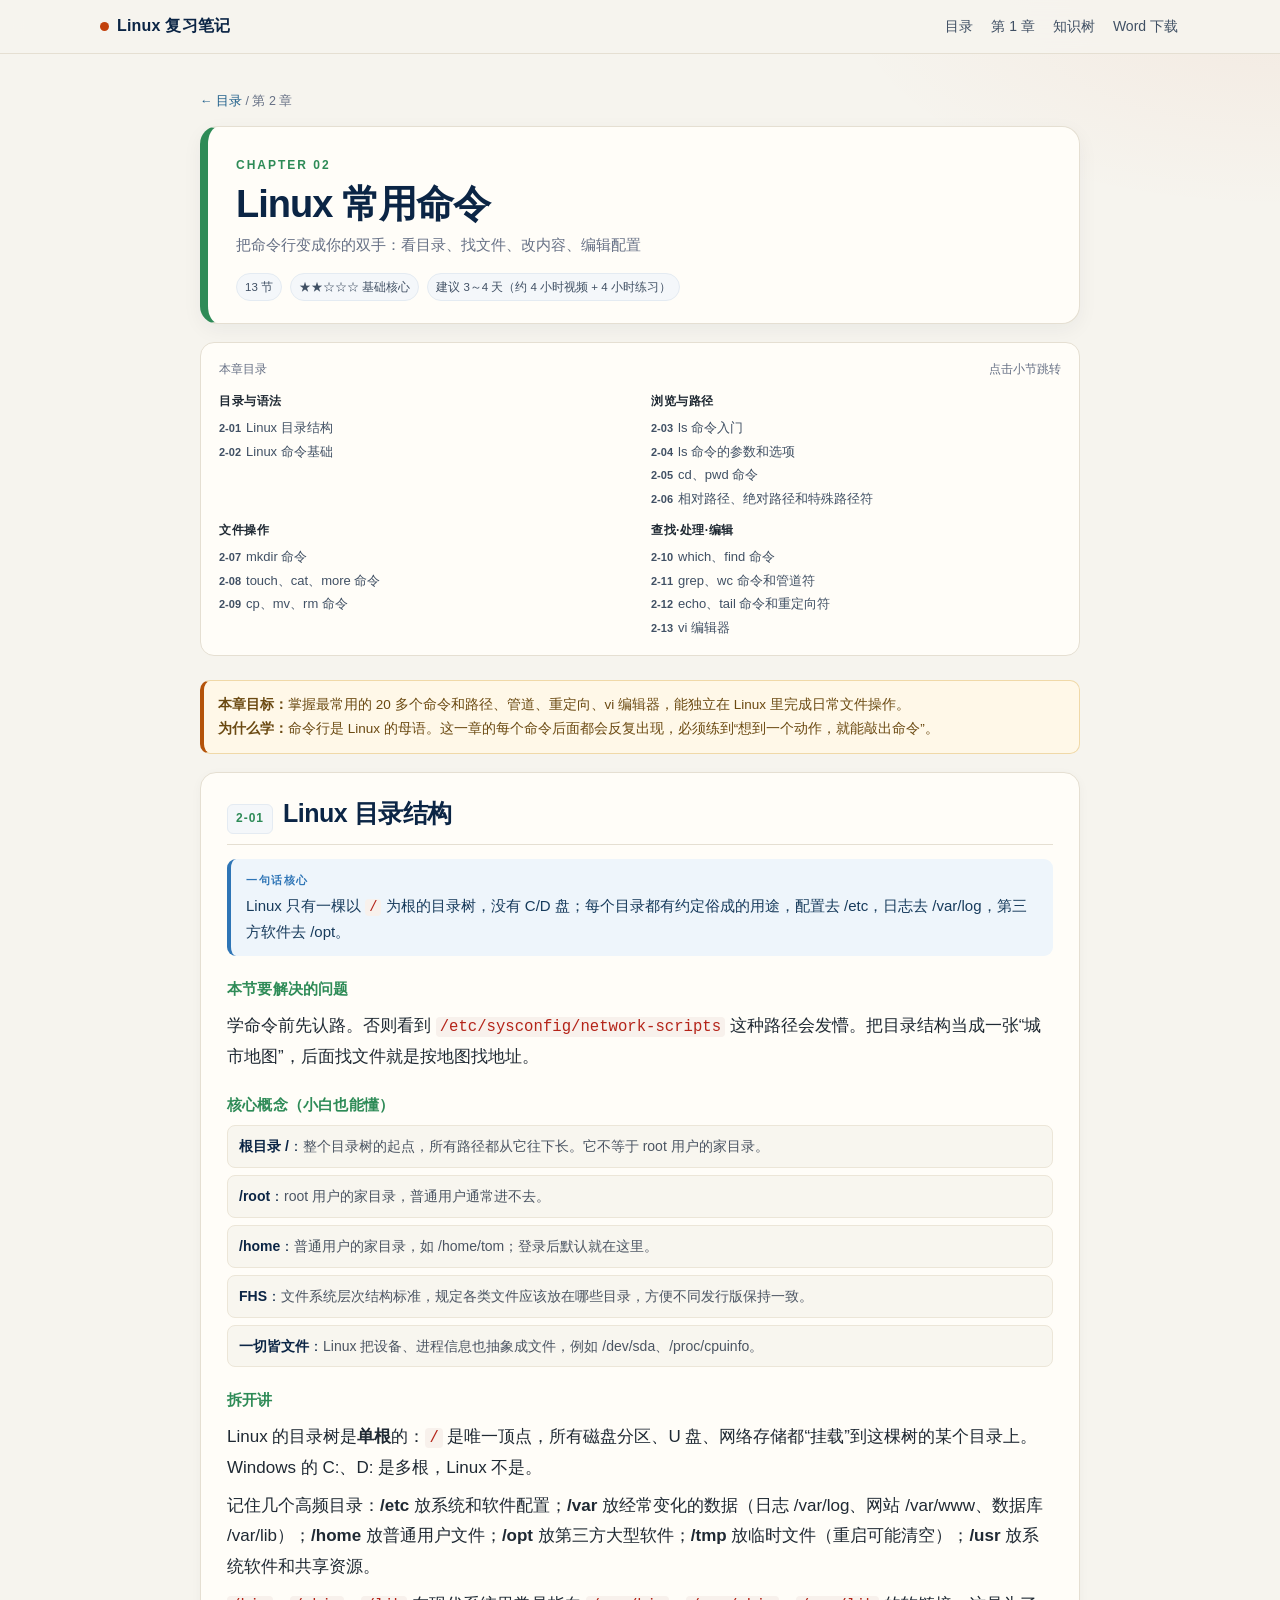
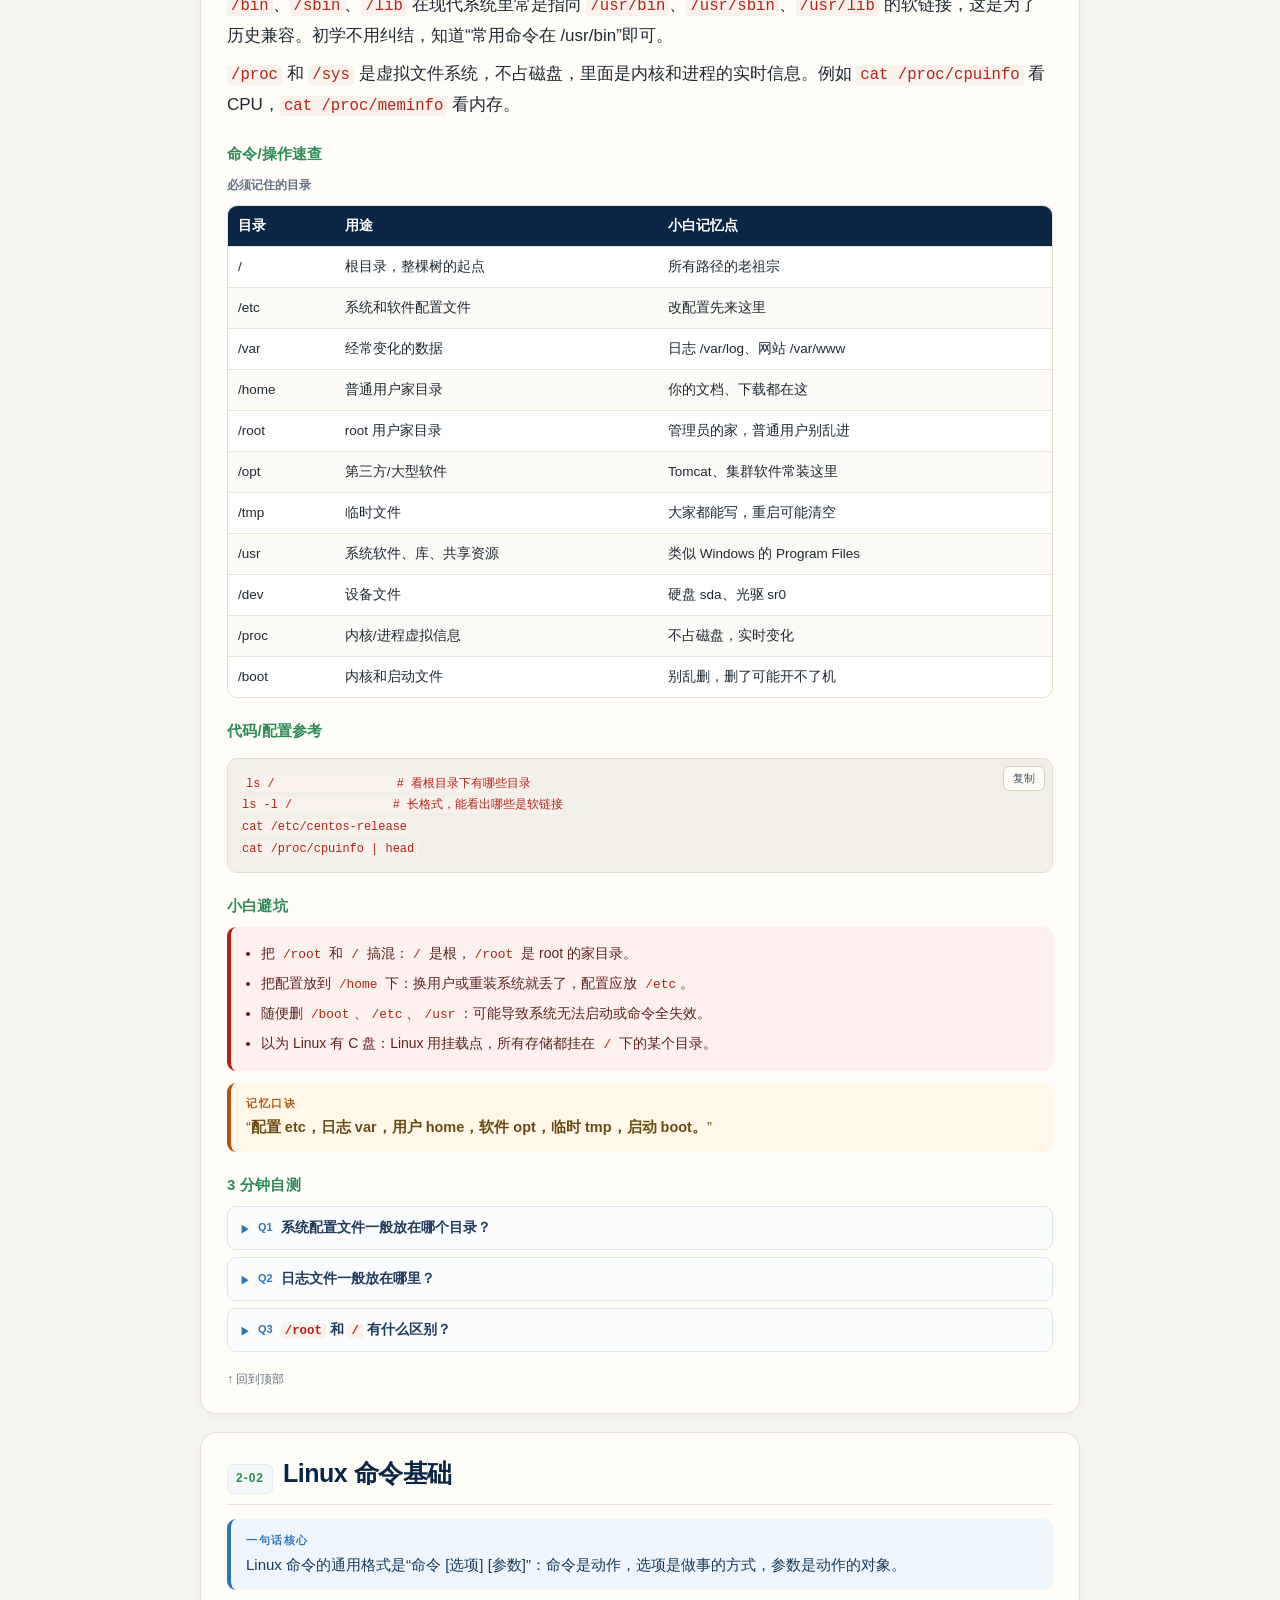
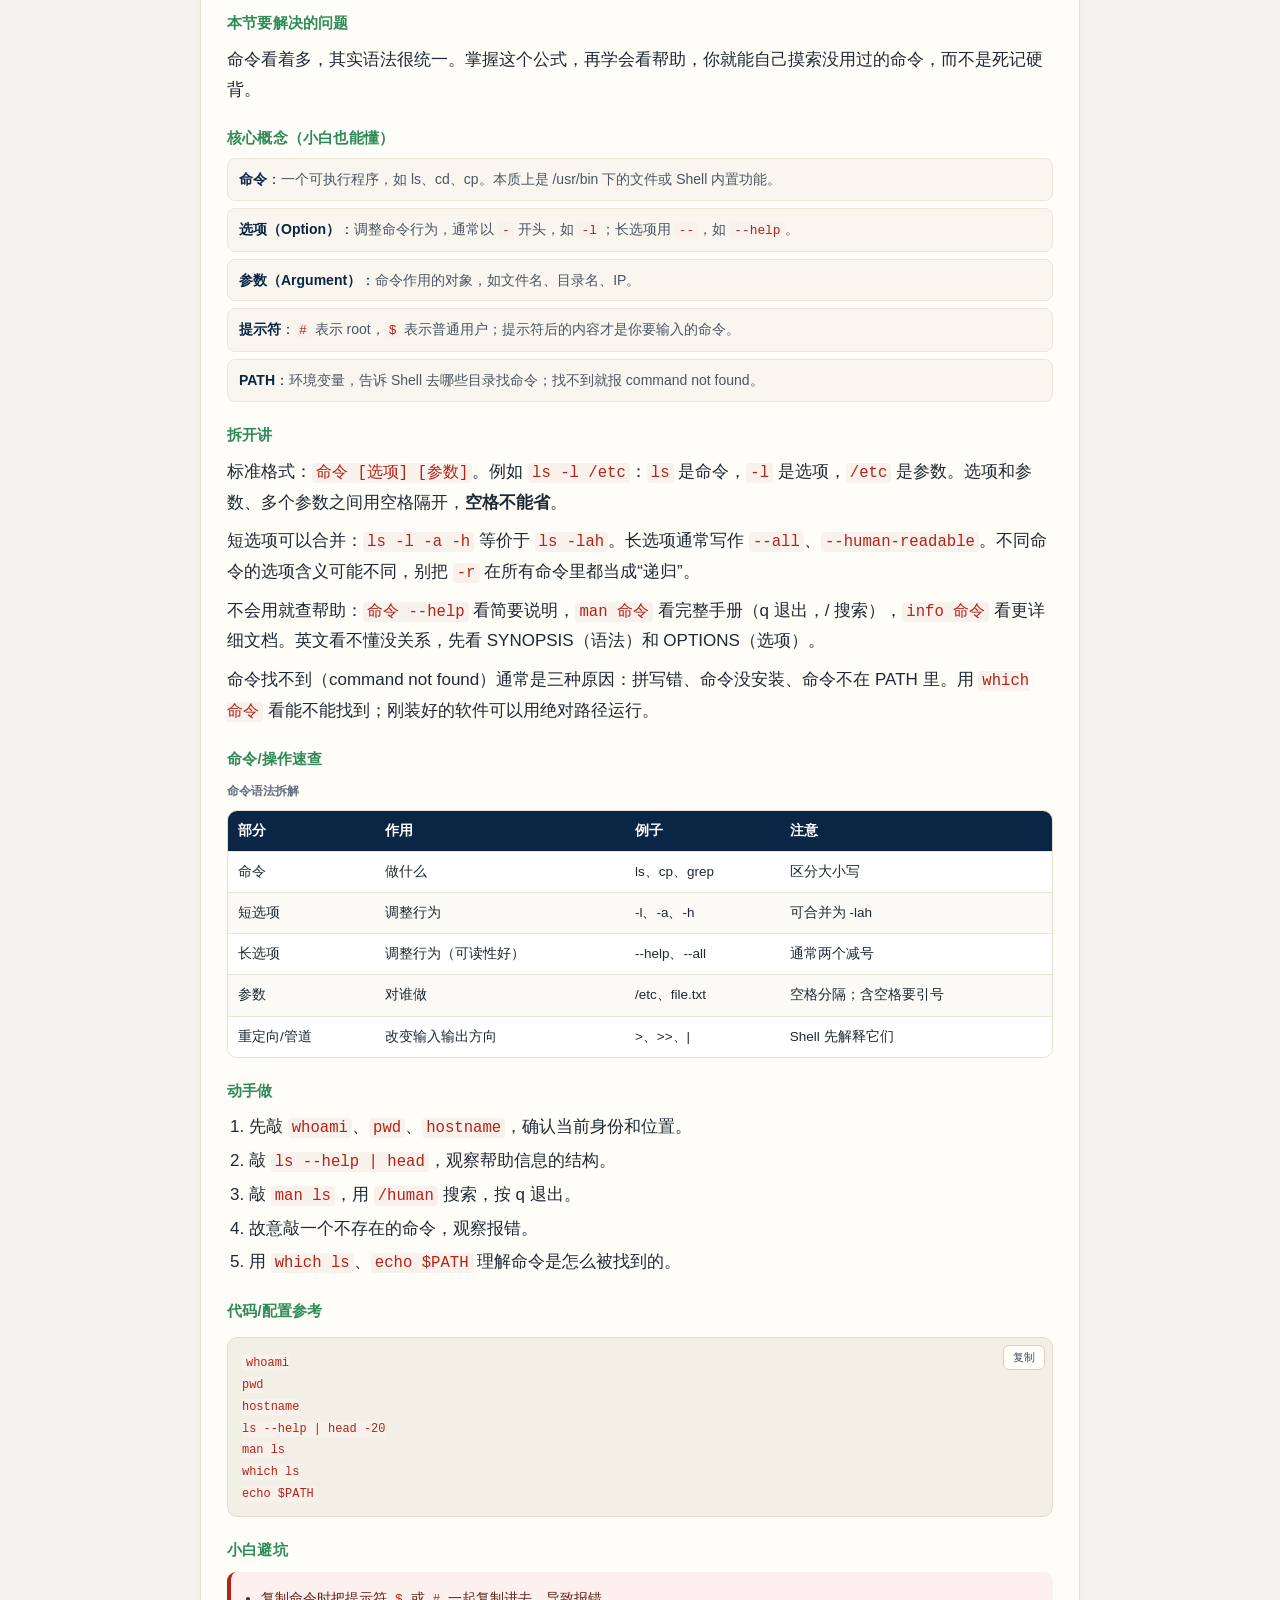
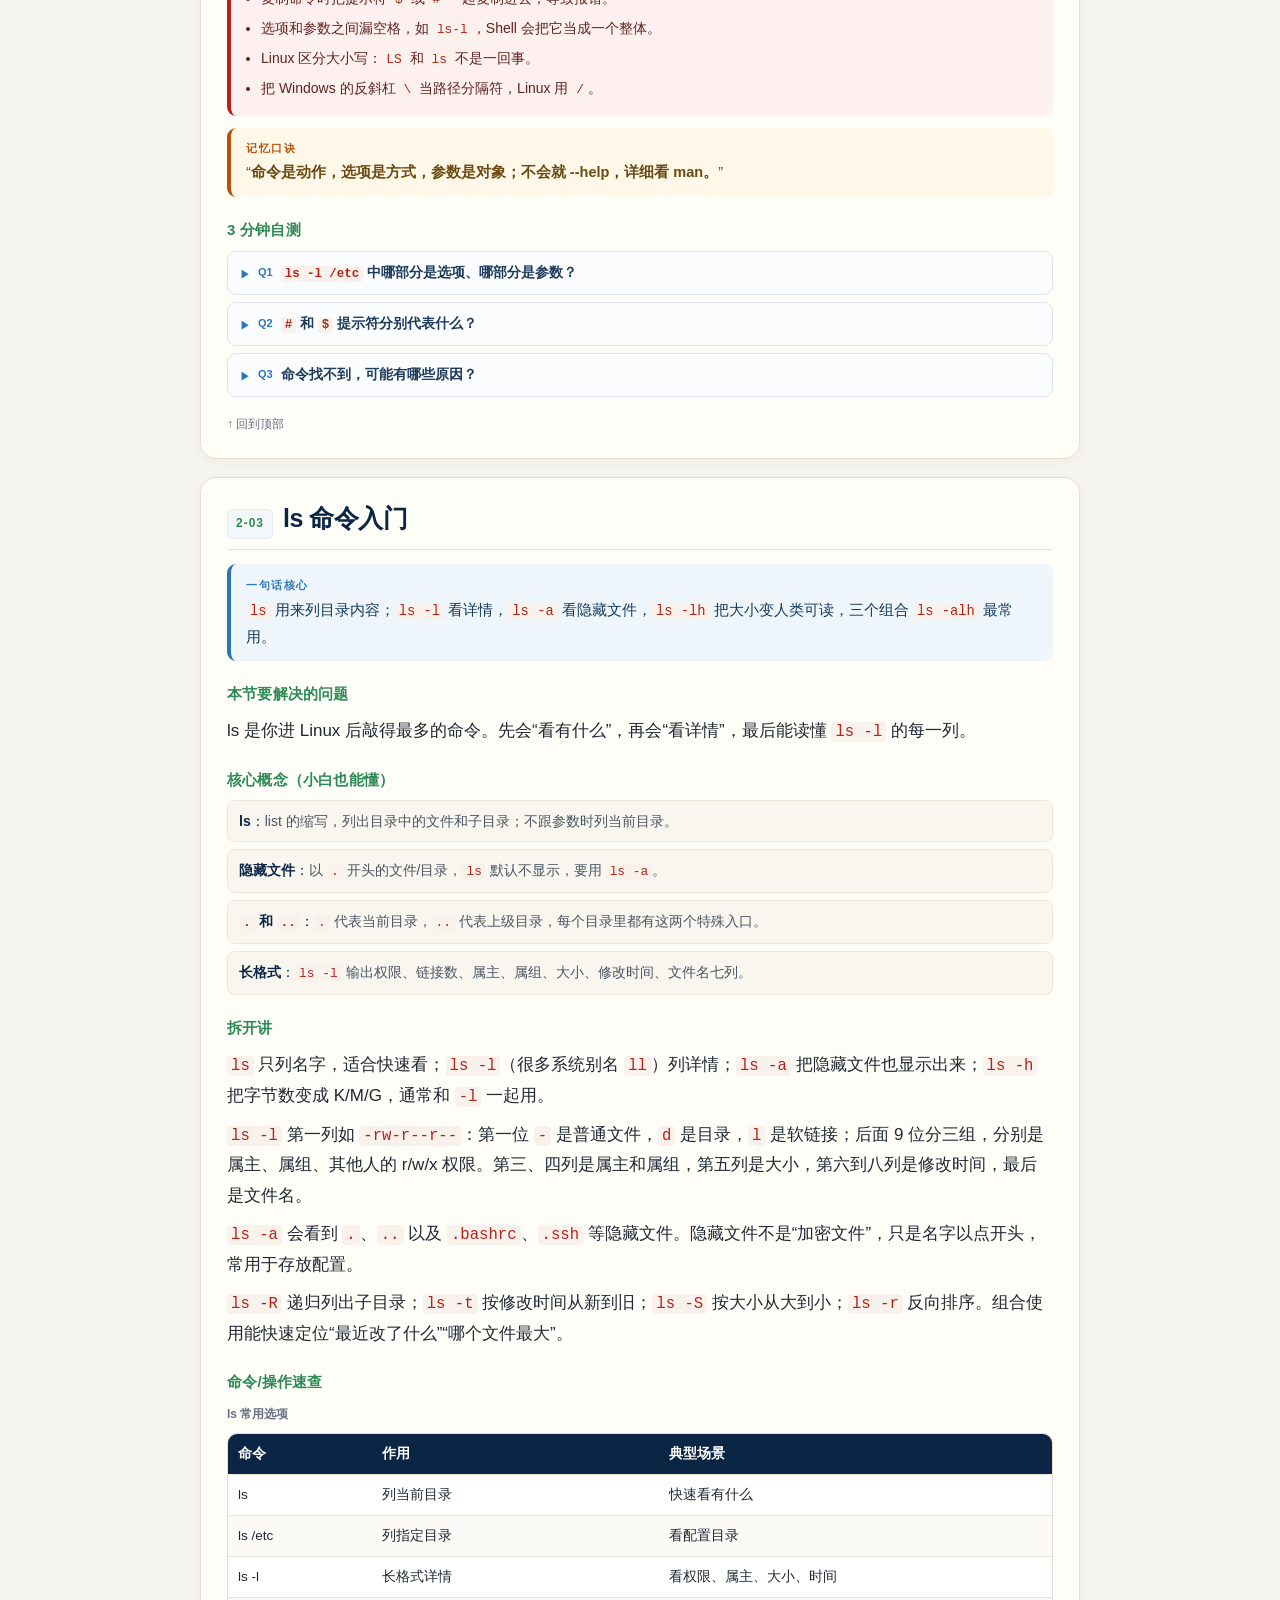
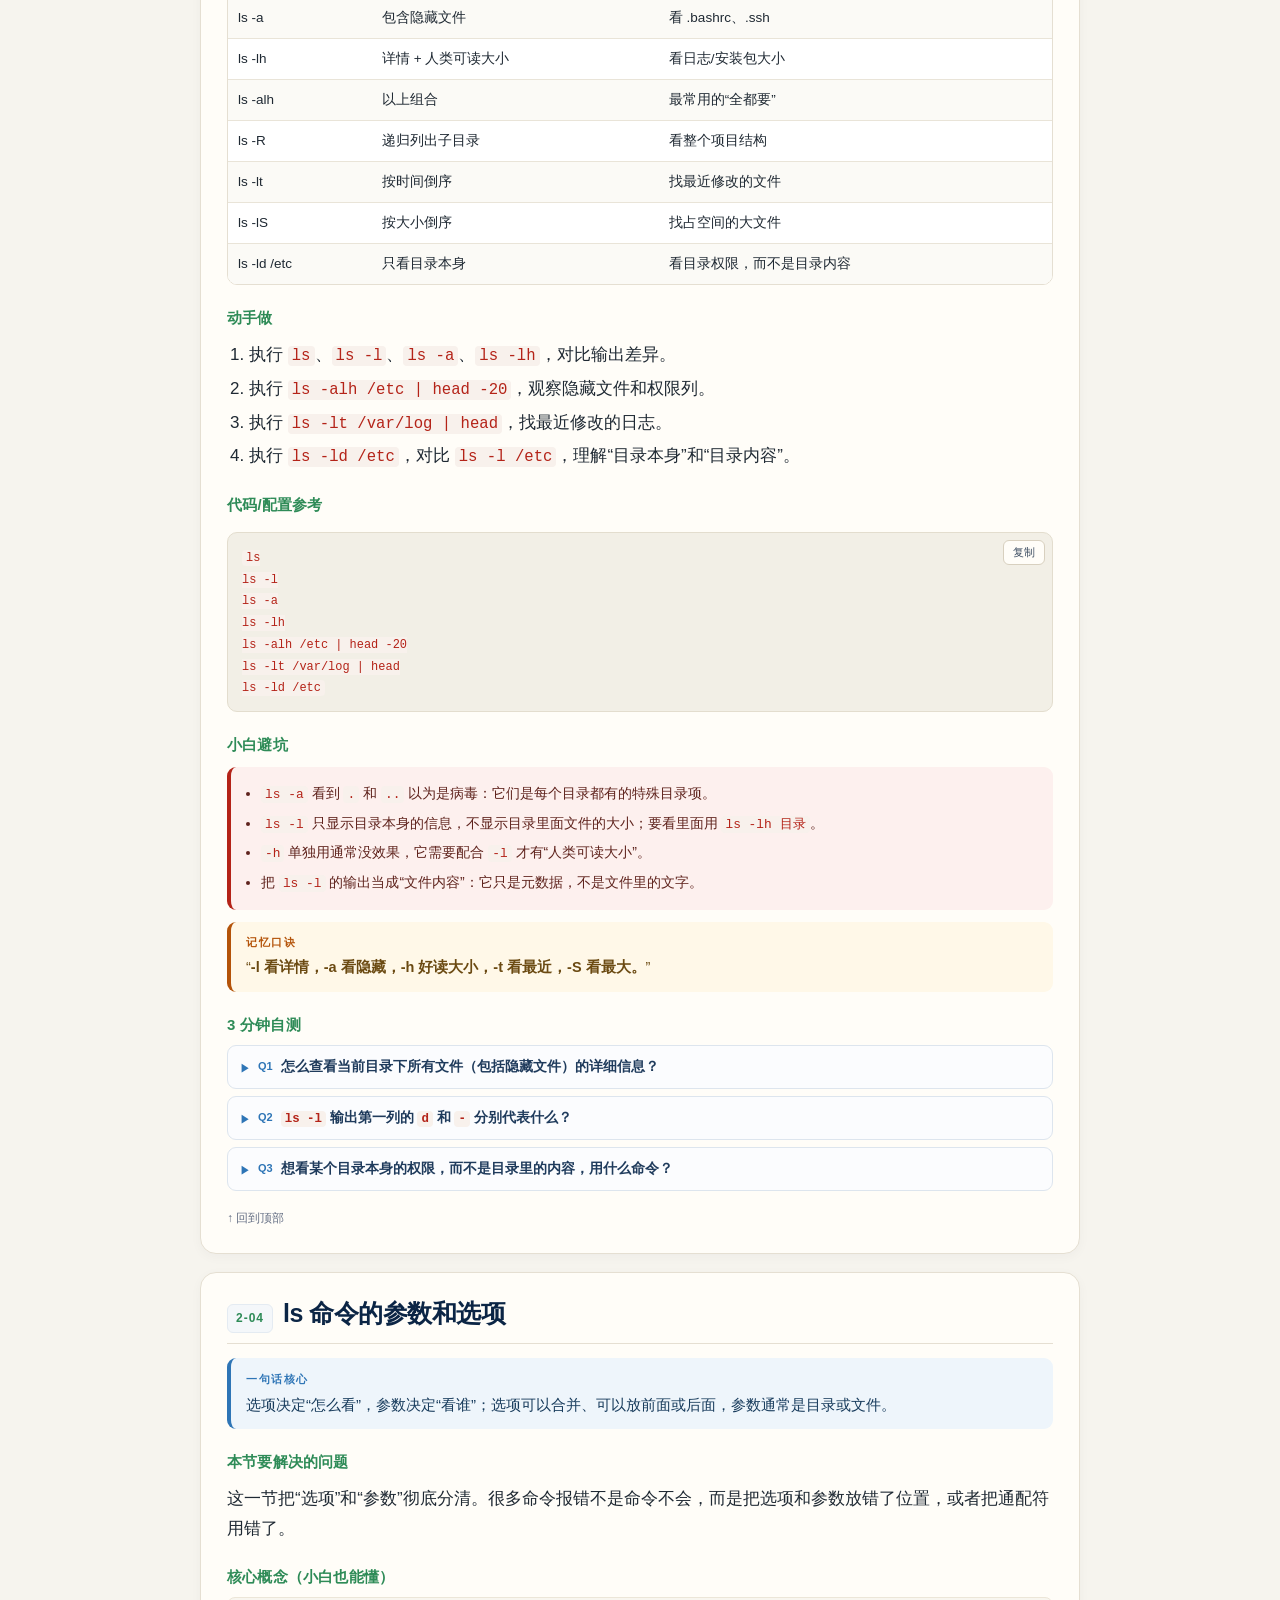
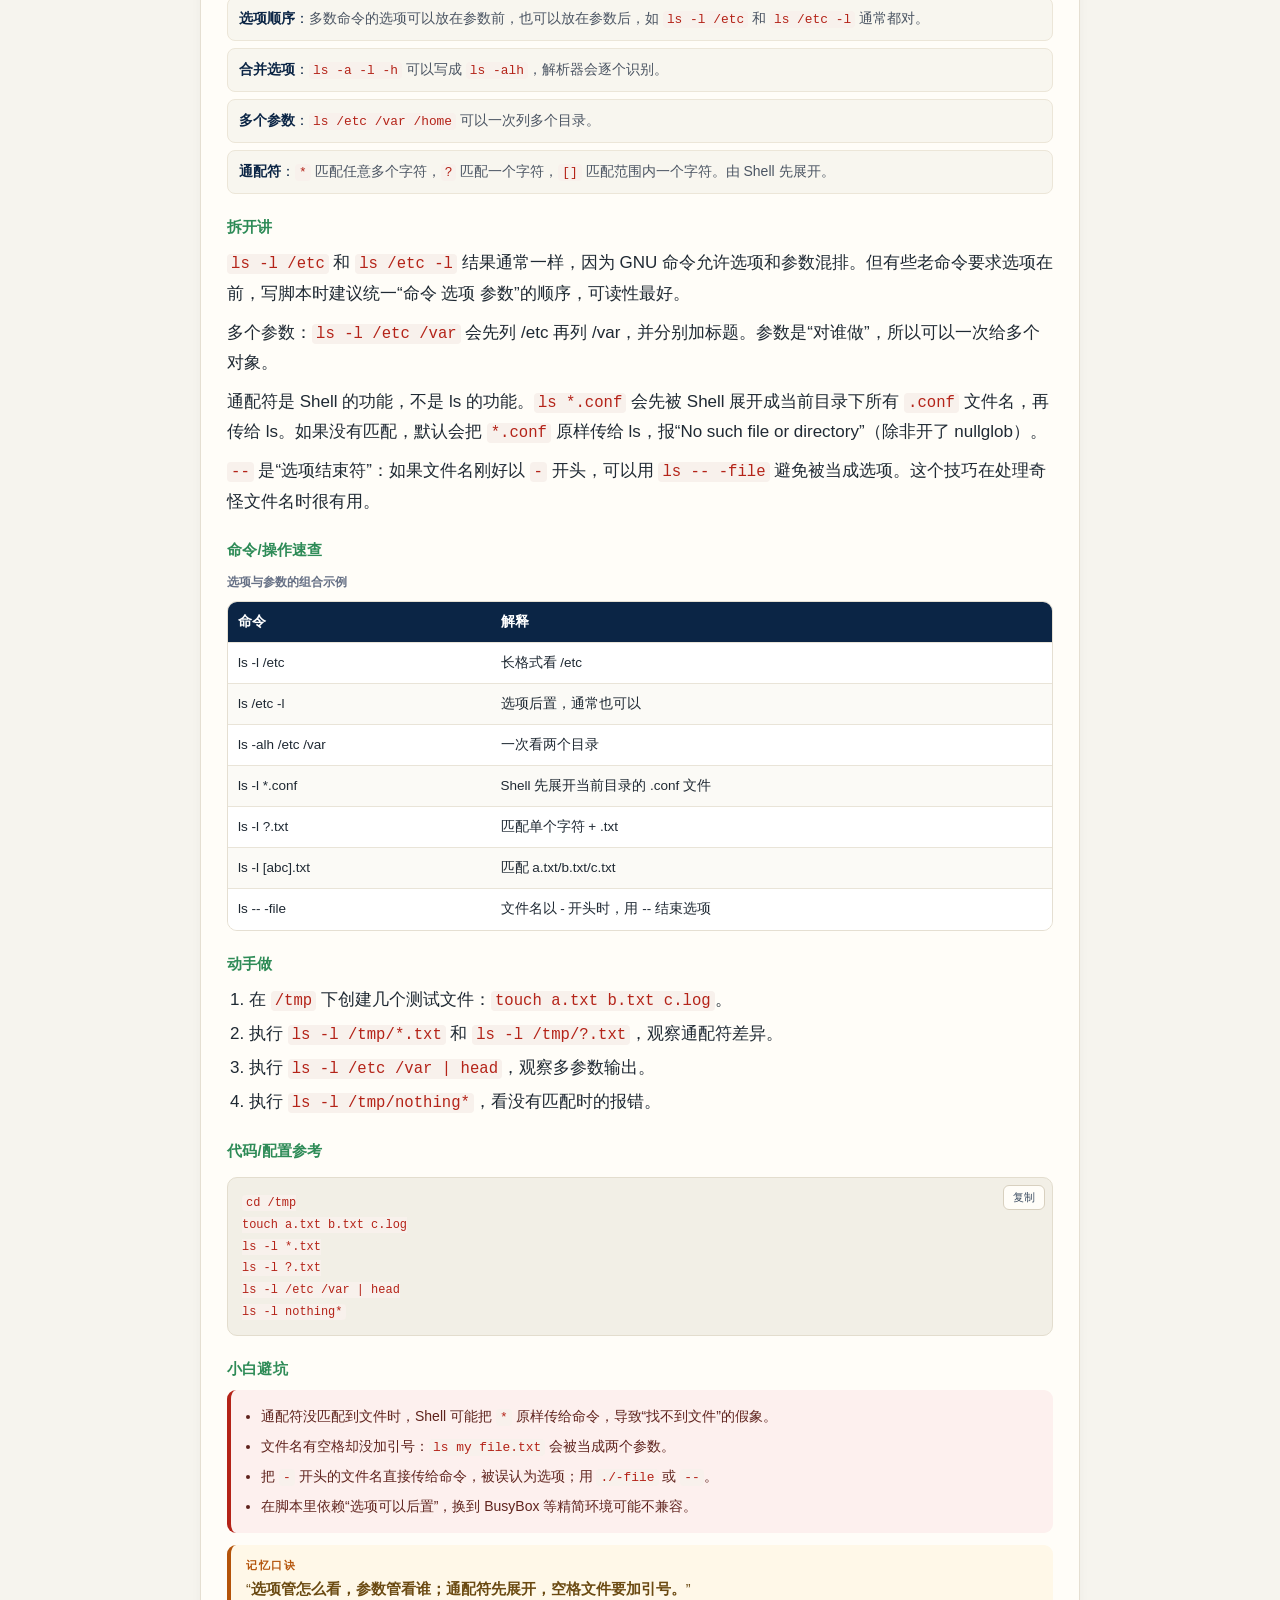
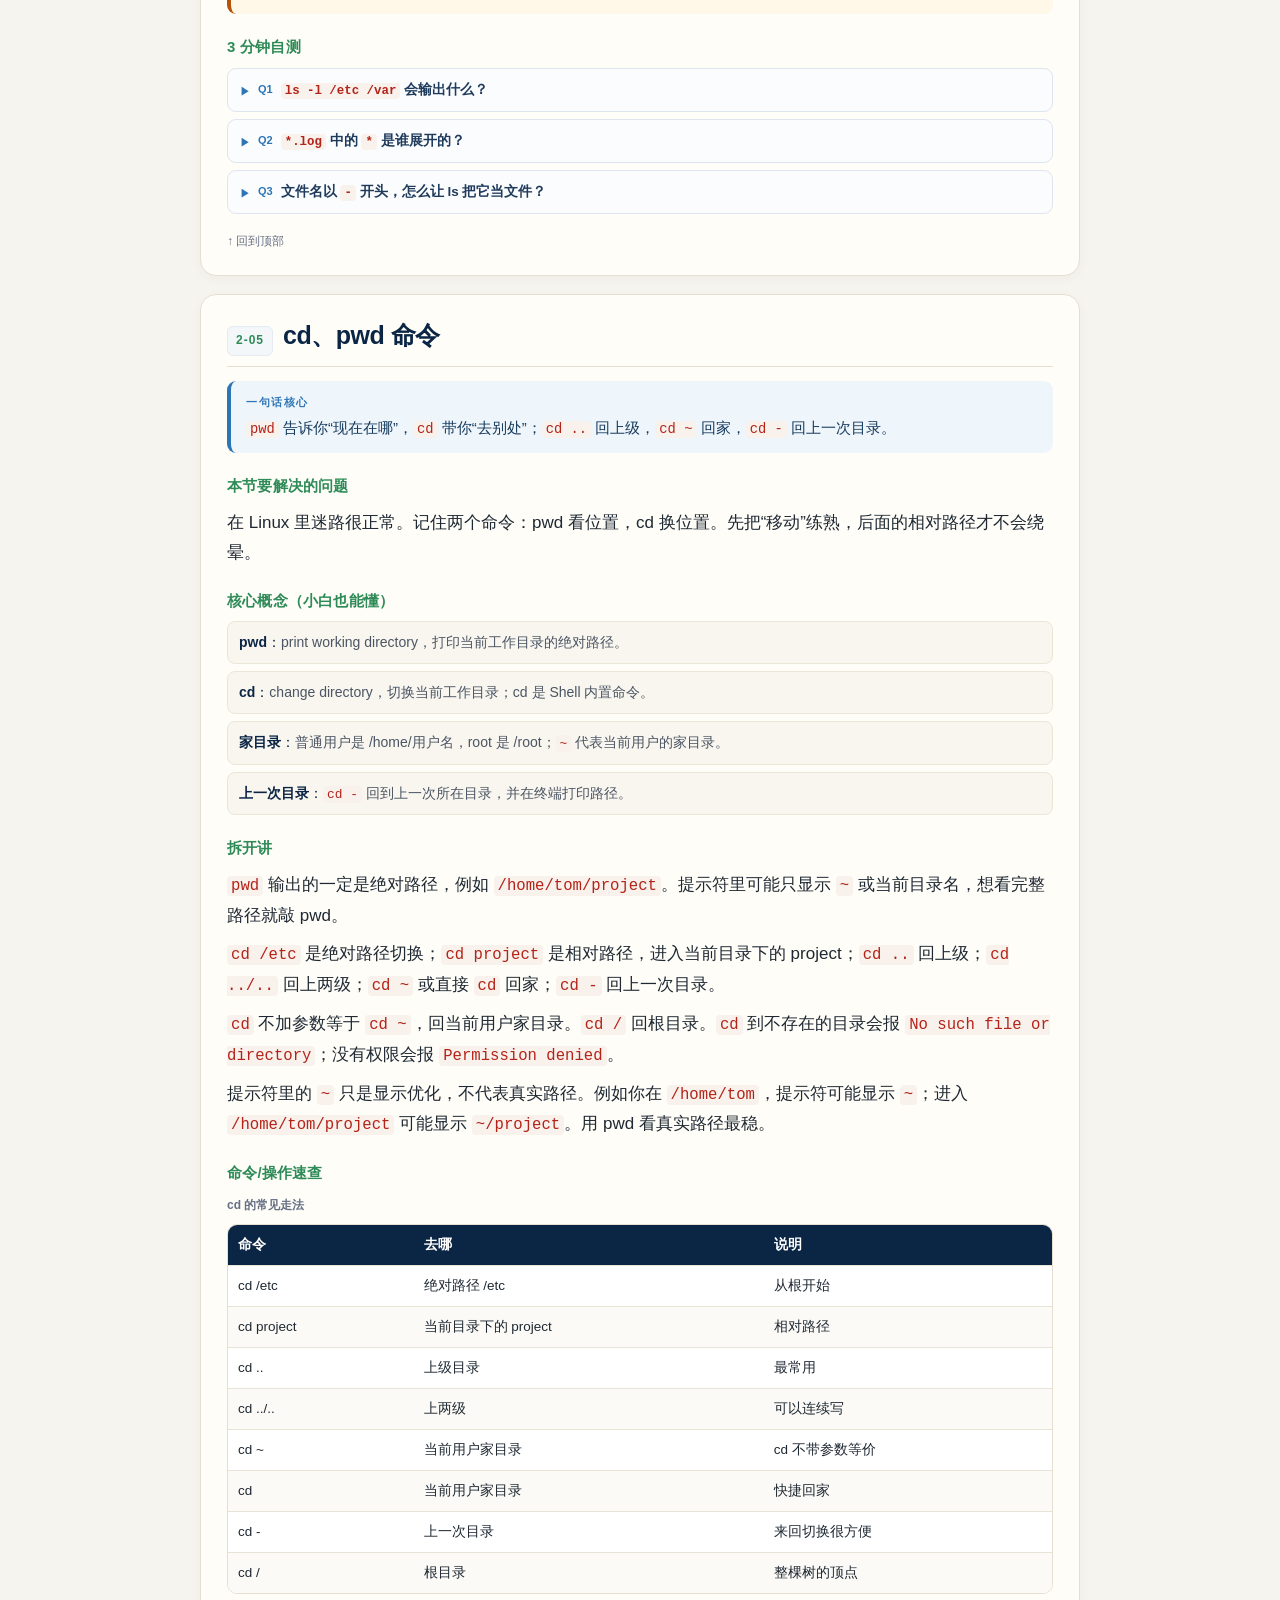
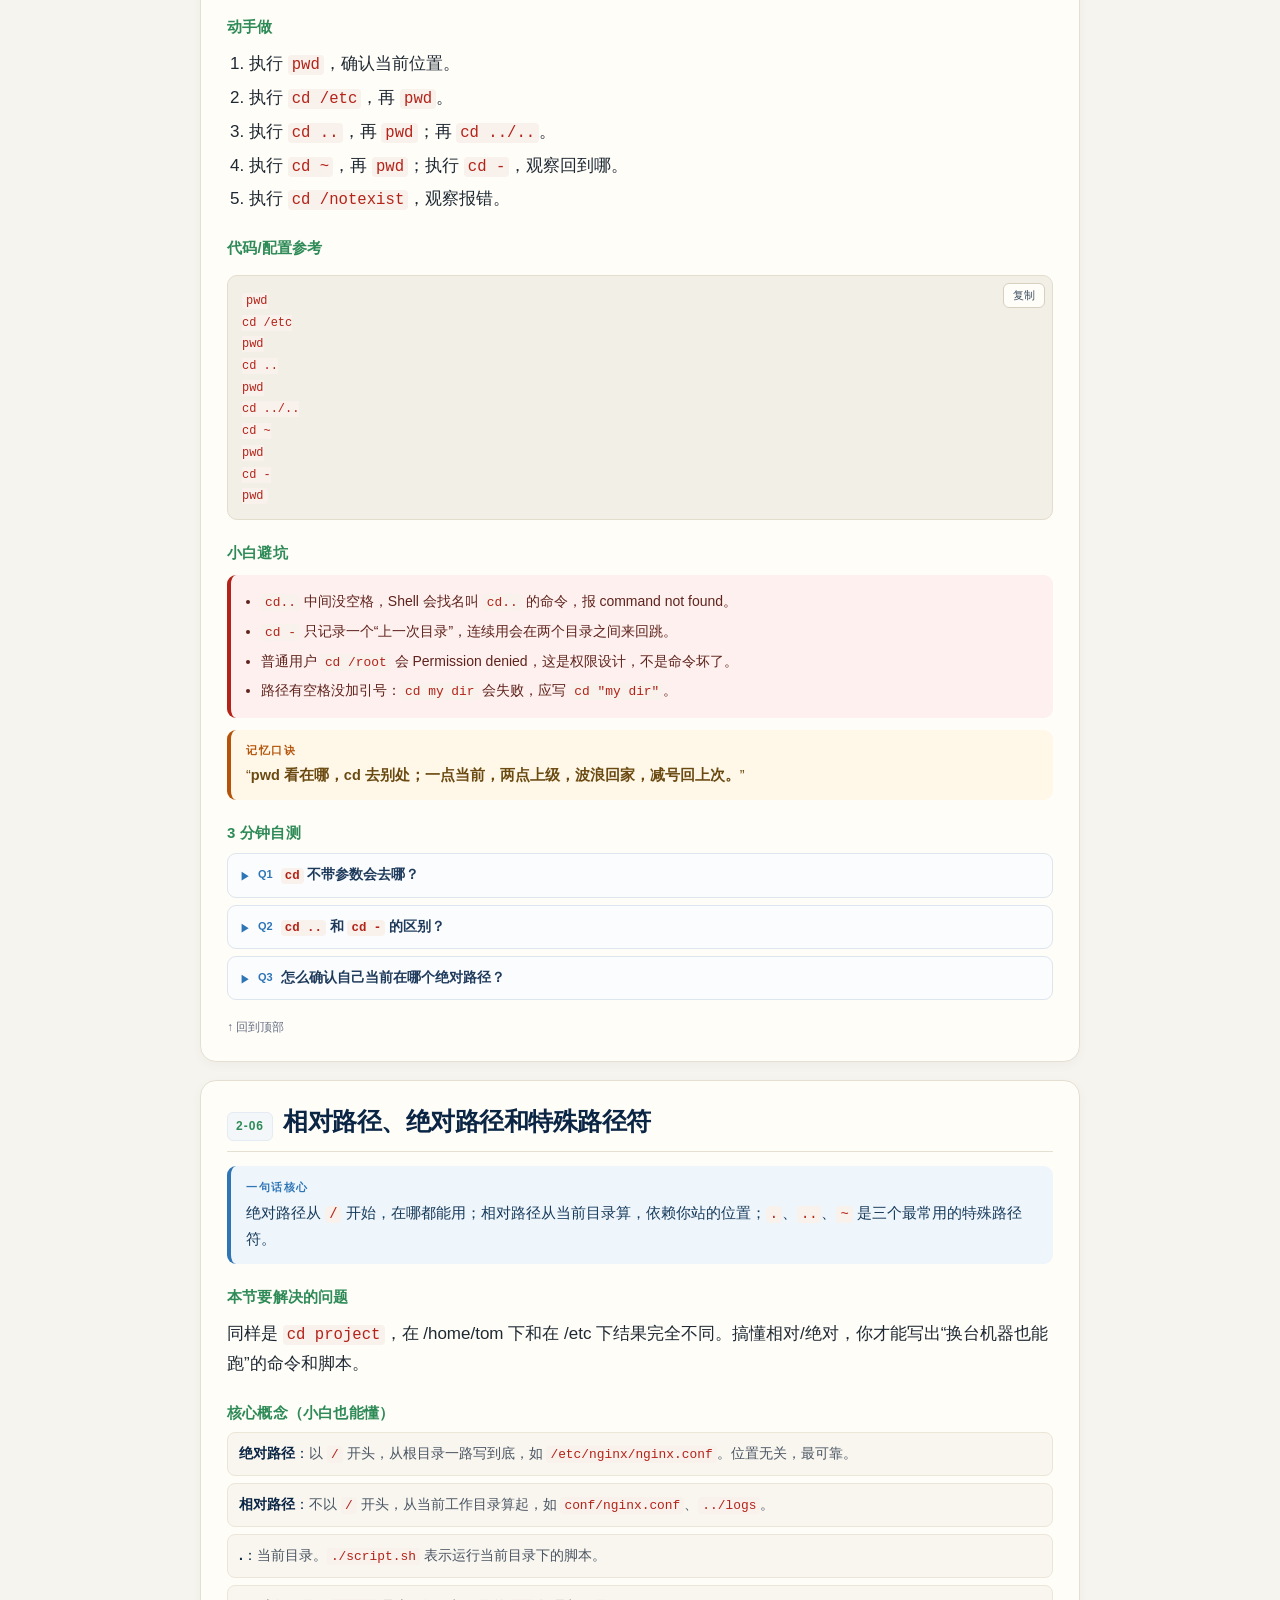
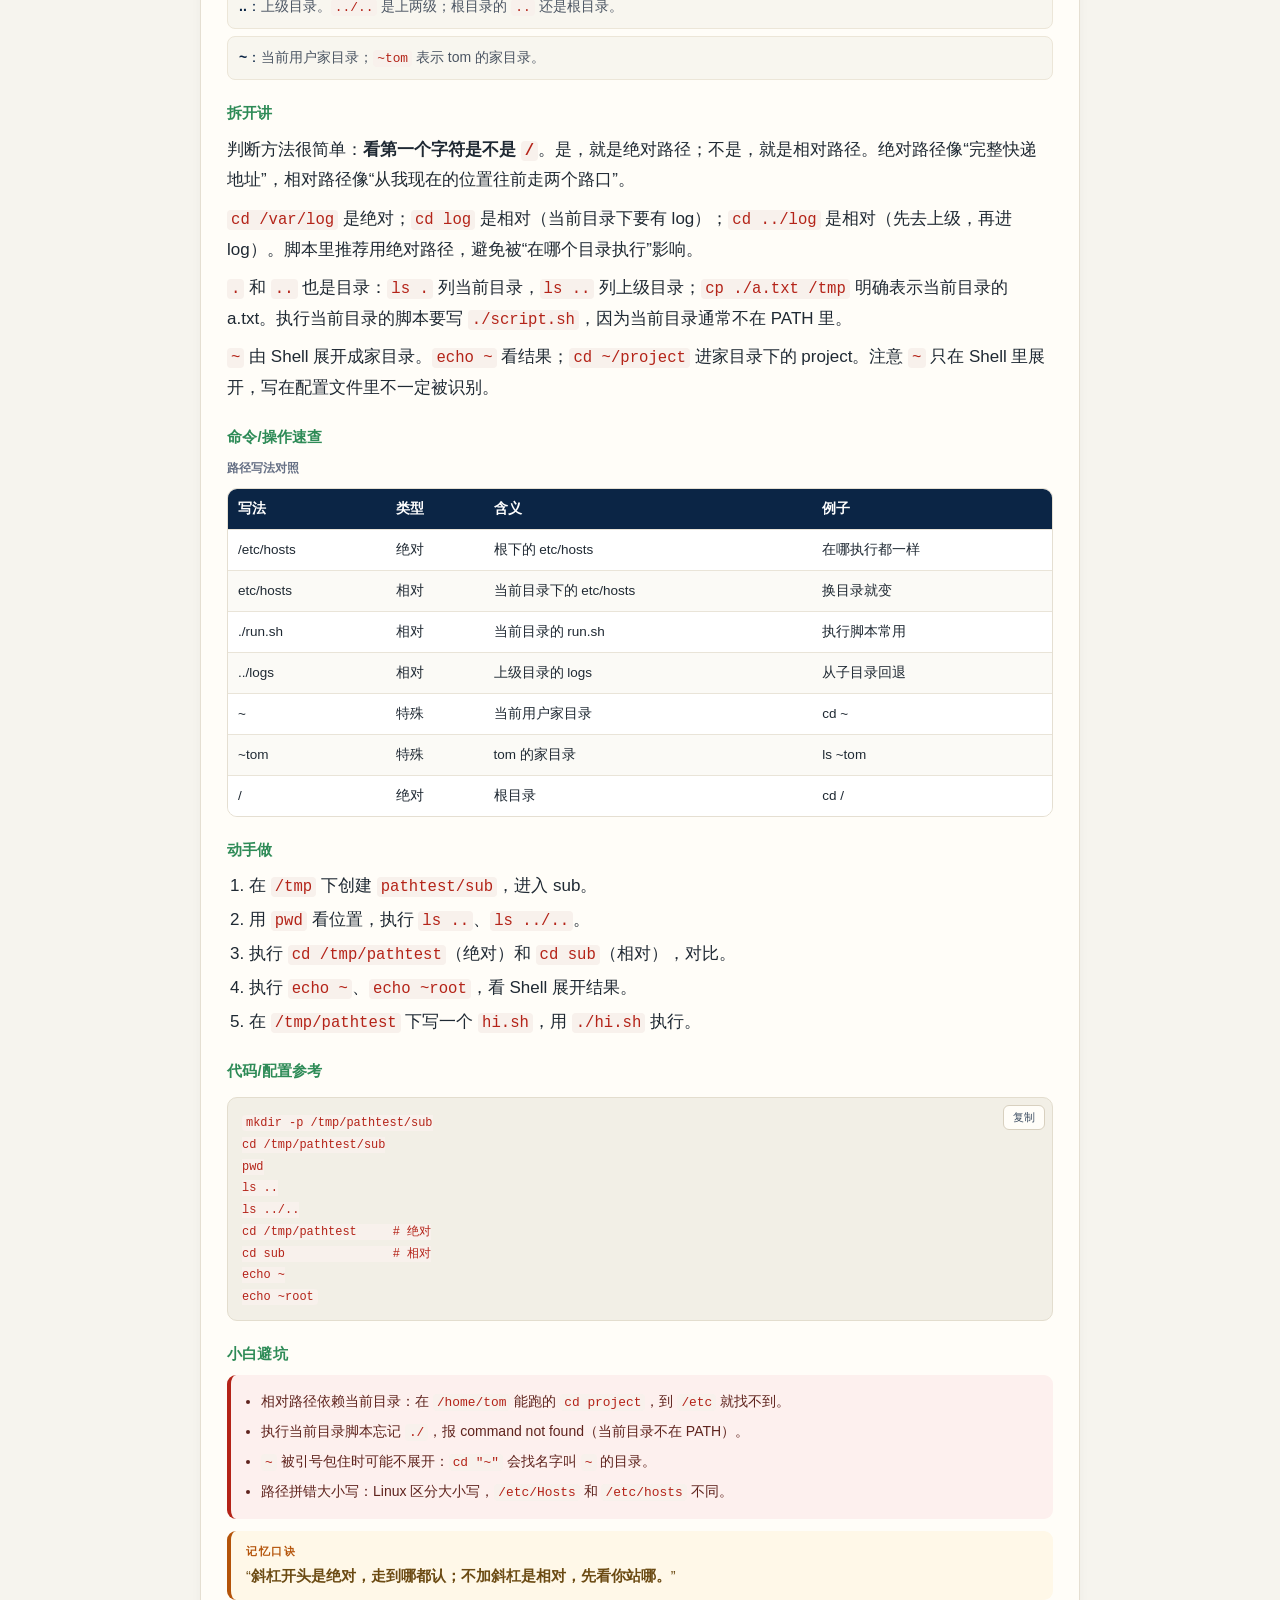
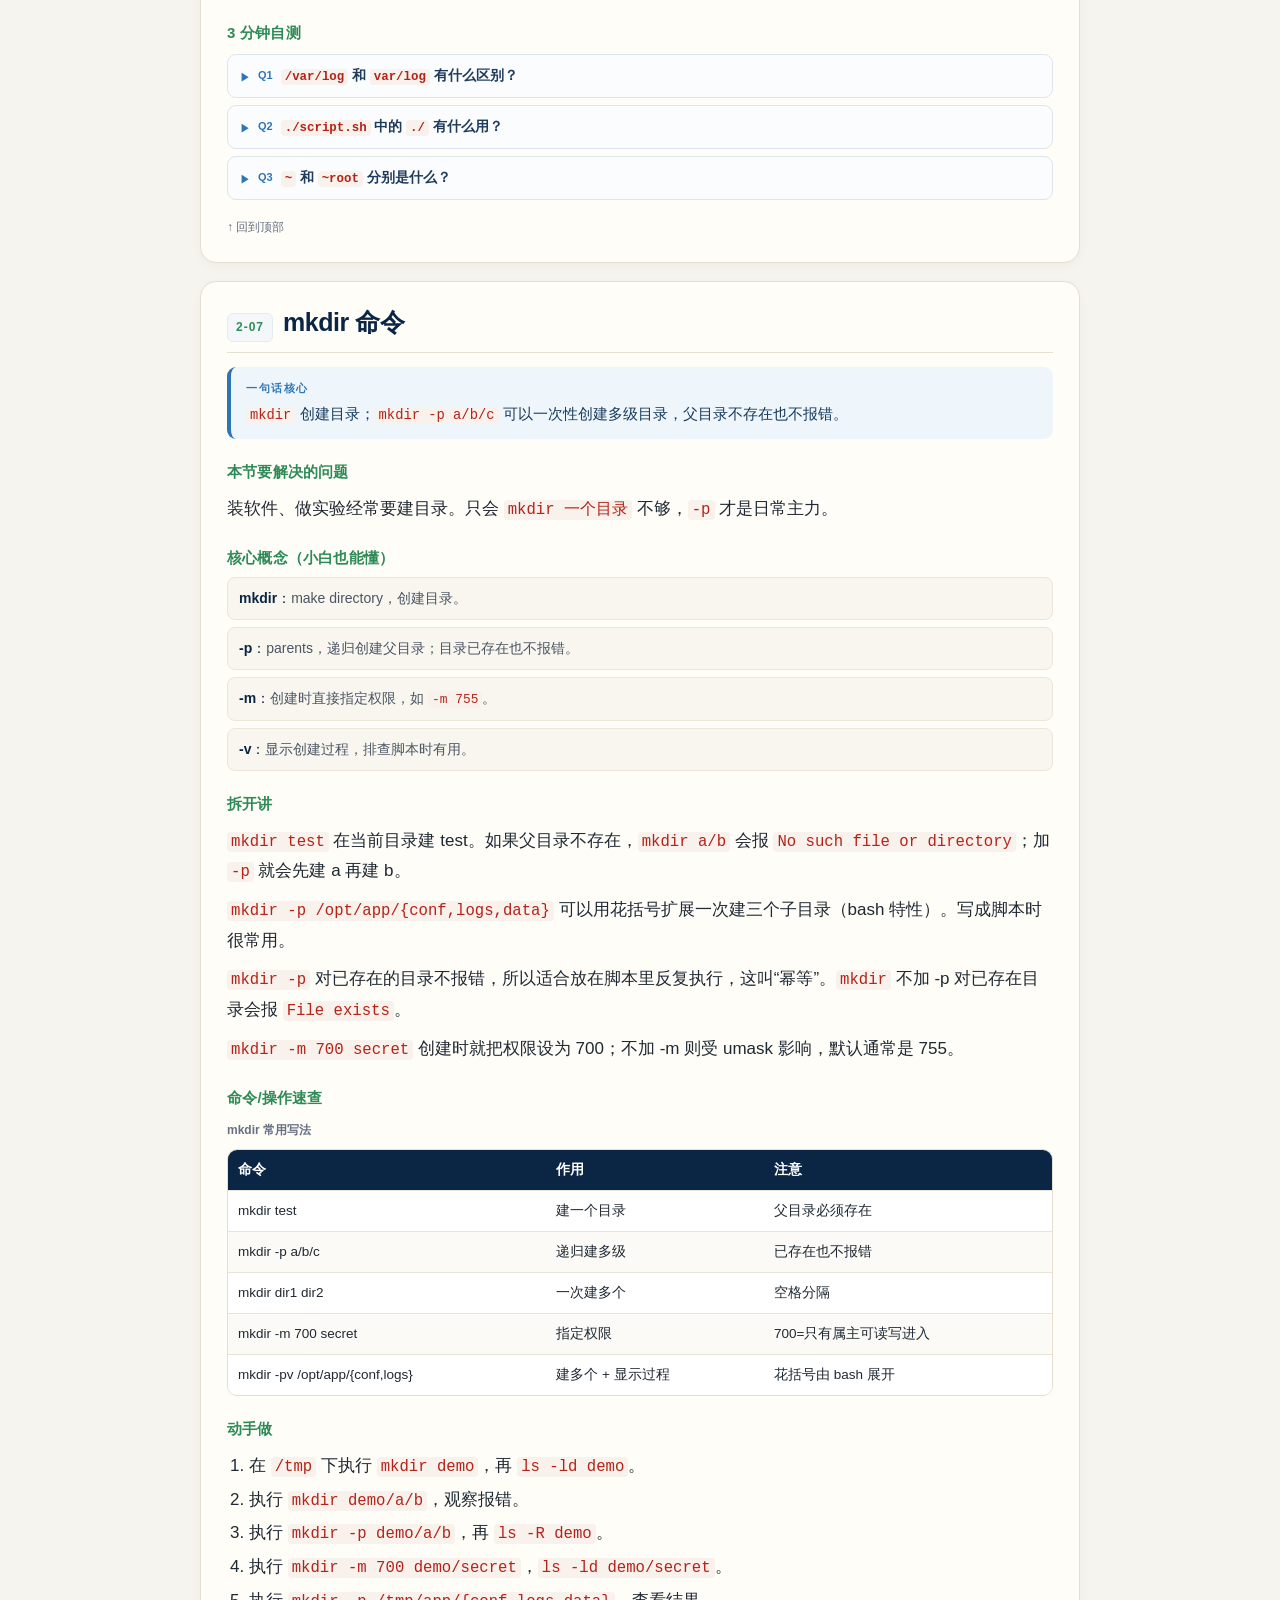
<file: chapter-2.html>
<!doctype html>
<html lang="zh-CN">
<head>
<meta charset="utf-8">
<meta name="viewport" content="width=device-width,initial-scale=1">
<title>第 2 章 Linux 常用命令 · Linux 复习笔记</title>
<meta name="description" content="第 2 章 Linux 常用命令：把命令行变成你的双手：看目录、找文件、改内容、编辑配置">
<link rel="icon" href="favicon.svg" type="image/svg+xml">
<link rel="stylesheet" href="style.css">
</head>
<body>
<div class="progress"></div>
<header class="topbar">
  <div class="topbar-inner">
    <a class="brand" href="index.html"><span class="dot"></span>Linux 复习笔记</a>
    <nav class="topnav">
      <a href="index.html">目录</a>
      <a href="chapter-1.html">第 1 章</a>
      <a href="tree.html">知识树</a>
      <a href="assets/linux-review.docx">Word 下载</a>
    </nav>
  </div>
</header>

<main class="wrap" id="top">
  <div class="crumb"><a href="index.html">← 目录</a> / 第 2 章</div>
  <section class="chapter-hero" style="--c:#2E8B57">
    <div class="ch-badge">CHAPTER 02</div>
    <h1>Linux 常用命令</h1>
    <p>把命令行变成你的双手：看目录、找文件、改内容、编辑配置</p>
    <div class="ch-meta"><span>13 节</span><span>★★☆☆☆ 基础核心</span><span>建议 3～4 天（约 4 小时视频 + 4 小时练习）</span></div>
  </section>

  <div class="toc">
    <div class="toc-head"><span>本章目录</span><span>点击小节跳转</span></div>
    <div class="toc-grid"><div class="toc-group"><h3>目录与语法</h3><a href="#2-01"><b>2-01</b>Linux 目录结构</a><a href="#2-02"><b>2-02</b>Linux 命令基础</a></div><div class="toc-group"><h3>浏览与路径</h3><a href="#2-03"><b>2-03</b>ls 命令入门</a><a href="#2-04"><b>2-04</b>ls 命令的参数和选项</a><a href="#2-05"><b>2-05</b>cd、pwd 命令</a><a href="#2-06"><b>2-06</b>相对路径、绝对路径和特殊路径符</a></div><div class="toc-group"><h3>文件操作</h3><a href="#2-07"><b>2-07</b>mkdir 命令</a><a href="#2-08"><b>2-08</b>touch、cat、more 命令</a><a href="#2-09"><b>2-09</b>cp、mv、rm 命令</a></div><div class="toc-group"><h3>查找·处理·编辑</h3><a href="#2-10"><b>2-10</b>which、find 命令</a><a href="#2-11"><b>2-11</b>grep、wc 命令和管道符</a><a href="#2-12"><b>2-12</b>echo、tail 命令和重定向符</a><a href="#2-13"><b>2-13</b>vi 编辑器</a></div></div>
  </div>

  <div class="note"><strong>本章目标：</strong>掌握最常用的 20 多个命令和路径、管道、重定向、vi 编辑器，能独立在 Linux 里完成日常文件操作。<br><strong>为什么学：</strong>命令行是 Linux 的母语。这一章的每个命令后面都会反复出现，必须练到“想到一个动作，就能敲出命令”。</div>

  <section class="lesson" id="2-01" style="--c:#2E8B57"><div class="lesson-head"><span class="lid">2-01</span><h2>Linux 目录结构</h2></div><div class="core"><b>一句话核心</b>Linux 只有一棵以 <code>/</code> 为根的目录树，没有 C/D 盘；每个目录都有约定俗成的用途，配置去 /etc，日志去 /var/log，第三方软件去 /opt。</div><h3>本节要解决的问题</h3><p>学命令前先认路。否则看到 <code>/etc/sysconfig/network-scripts</code> 这种路径会发懵。把目录结构当成一张“城市地图”，后面找文件就是按地图找地址。</p><h3>核心概念（小白也能懂）</h3><dl class="concepts"><div><dt>根目录 /</dt><dd>整个目录树的起点，所有路径都从它往下长。它不等于 root 用户的家目录。</dd></div><div><dt>/root</dt><dd>root 用户的家目录，普通用户通常进不去。</dd></div><div><dt>/home</dt><dd>普通用户的家目录，如 /home/tom；登录后默认就在这里。</dd></div><div><dt>FHS</dt><dd>文件系统层次结构标准，规定各类文件应该放在哪些目录，方便不同发行版保持一致。</dd></div><div><dt>一切皆文件</dt><dd>Linux 把设备、进程信息也抽象成文件，例如 /dev/sda、/proc/cpuinfo。</dd></div></dl><h3>拆开讲</h3><p>Linux 的目录树是<strong>单根</strong>的：<code>/</code> 是唯一顶点，所有磁盘分区、U 盘、网络存储都“挂载”到这棵树的某个目录上。Windows 的 C:、D: 是多根，Linux 不是。</p><p>记住几个高频目录：<strong>/etc</strong> 放系统和软件配置；<strong>/var</strong> 放经常变化的数据（日志 /var/log、网站 /var/www、数据库 /var/lib）；<strong>/home</strong> 放普通用户文件；<strong>/opt</strong> 放第三方大型软件；<strong>/tmp</strong> 放临时文件（重启可能清空）；<strong>/usr</strong> 放系统软件和共享资源。</p><p><code>/bin</code>、<code>/sbin</code>、<code>/lib</code> 在现代系统里常是指向 <code>/usr/bin</code>、<code>/usr/sbin</code>、<code>/usr/lib</code> 的软链接，这是为了历史兼容。初学不用纠结，知道“常用命令在 /usr/bin”即可。</p><p><code>/proc</code> 和 <code>/sys</code> 是虚拟文件系统，不占磁盘，里面是内核和进程的实时信息。例如 <code>cat /proc/cpuinfo</code> 看 CPU，<code>cat /proc/meminfo</code> 看内存。</p><h3>命令/操作速查</h3><p class="cap">必须记住的目录</p><div class="table-wrap"><table style="min-width:520px"><thead><tr><th>目录</th><th>用途</th><th>小白记忆点</th></tr></thead><tbody><tr><td>/</td><td>根目录，整棵树的起点</td><td>所有路径的老祖宗</td></tr><tr><td>/etc</td><td>系统和软件配置文件</td><td>改配置先来这里</td></tr><tr><td>/var</td><td>经常变化的数据</td><td>日志 /var/log、网站 /var/www</td></tr><tr><td>/home</td><td>普通用户家目录</td><td>你的文档、下载都在这</td></tr><tr><td>/root</td><td>root 用户家目录</td><td>管理员的家，普通用户别乱进</td></tr><tr><td>/opt</td><td>第三方/大型软件</td><td>Tomcat、集群软件常装这里</td></tr><tr><td>/tmp</td><td>临时文件</td><td>大家都能写，重启可能清空</td></tr><tr><td>/usr</td><td>系统软件、库、共享资源</td><td>类似 Windows 的 Program Files</td></tr><tr><td>/dev</td><td>设备文件</td><td>硬盘 sda、光驱 sr0</td></tr><tr><td>/proc</td><td>内核/进程虚拟信息</td><td>不占磁盘，实时变化</td></tr><tr><td>/boot</td><td>内核和启动文件</td><td>别乱删，删了可能开不了机</td></tr></tbody></table></div><h3>代码/配置参考</h3><div class="code-wrap"><button class="copy-btn" data-copy>复制</button><pre><code>ls /                 # 看根目录下有哪些目录
ls -l /              # 长格式，能看出哪些是软链接
cat /etc/centos-release
cat /proc/cpuinfo | head</code></pre></div><h3>小白避坑</h3><ul class="pitfalls"><li>把 <code>/root</code> 和 <code>/</code> 搞混：<code>/</code> 是根，<code>/root</code> 是 root 的家目录。</li><li>把配置放到 <code>/home</code> 下：换用户或重装系统就丢了，配置应放 <code>/etc</code>。</li><li>随便删 <code>/boot</code>、<code>/etc</code>、<code>/usr</code>：可能导致系统无法启动或命令全失效。</li><li>以为 Linux 有 C 盘：Linux 用挂载点，所有存储都挂在 <code>/</code> 下的某个目录。</li></ul><div class="mnemonic"><b>记忆口诀</b>“<strong>配置 etc，日志 var，用户 home，软件 opt，临时 tmp，启动 boot。</strong>”</div><h3>3 分钟自测</h3><details class="quiz"><summary><span class="qno">Q1</span><span>系统配置文件一般放在哪个目录？</span></summary><div class="answer">答：/etc。</div></details><details class="quiz"><summary><span class="qno">Q2</span><span>日志文件一般放在哪里？</span></summary><div class="answer">答：/var/log。</div></details><details class="quiz"><summary><span class="qno">Q3</span><span><code>/root</code> 和 <code>/</code> 有什么区别？</span></summary><div class="answer">答：/ 是根目录；/root 是 root 用户的家目录。</div></details><a class="top-link" href="#top">↑ 回到顶部</a></section><section class="lesson" id="2-02" style="--c:#2E8B57"><div class="lesson-head"><span class="lid">2-02</span><h2>Linux 命令基础</h2></div><div class="core"><b>一句话核心</b>Linux 命令的通用格式是“命令 [选项] [参数]”：命令是动作，选项是做事的方式，参数是动作的对象。</div><h3>本节要解决的问题</h3><p>命令看着多，其实语法很统一。掌握这个公式，再学会看帮助，你就能自己摸索没用过的命令，而不是死记硬背。</p><h3>核心概念（小白也能懂）</h3><dl class="concepts"><div><dt>命令</dt><dd>一个可执行程序，如 ls、cd、cp。本质上是 /usr/bin 下的文件或 Shell 内置功能。</dd></div><div><dt>选项（Option）</dt><dd>调整命令行为，通常以 <code>-</code> 开头，如 <code>-l</code>；长选项用 <code>--</code>，如 <code>--help</code>。</dd></div><div><dt>参数（Argument）</dt><dd>命令作用的对象，如文件名、目录名、IP。</dd></div><div><dt>提示符</dt><dd><code>#</code> 表示 root，<code>$</code> 表示普通用户；提示符后的内容才是你要输入的命令。</dd></div><div><dt>PATH</dt><dd>环境变量，告诉 Shell 去哪些目录找命令；找不到就报 command not found。</dd></div></dl><h3>拆开讲</h3><p>标准格式：<code>命令 [选项] [参数]</code>。例如 <code>ls -l /etc</code>：<code>ls</code> 是命令，<code>-l</code> 是选项，<code>/etc</code> 是参数。选项和参数、多个参数之间用空格隔开，<strong>空格不能省</strong>。</p><p>短选项可以合并：<code>ls -l -a -h</code> 等价于 <code>ls -lah</code>。长选项通常写作 <code>--all</code>、<code>--human-readable</code>。不同命令的选项含义可能不同，别把 <code>-r</code> 在所有命令里都当成“递归”。</p><p>不会用就查帮助：<code>命令 --help</code> 看简要说明，<code>man 命令</code> 看完整手册（q 退出，/ 搜索），<code>info 命令</code> 看更详细文档。英文看不懂没关系，先看 SYNOPSIS（语法）和 OPTIONS（选项）。</p><p>命令找不到（command not found）通常是三种原因：拼写错、命令没安装、命令不在 PATH 里。用 <code>which 命令</code> 看能不能找到；刚装好的软件可以用绝对路径运行。</p><h3>命令/操作速查</h3><p class="cap">命令语法拆解</p><div class="table-wrap"><table style="min-width:520px"><thead><tr><th>部分</th><th>作用</th><th>例子</th><th>注意</th></tr></thead><tbody><tr><td>命令</td><td>做什么</td><td>ls、cp、grep</td><td>区分大小写</td></tr><tr><td>短选项</td><td>调整行为</td><td>-l、-a、-h</td><td>可合并为 -lah</td></tr><tr><td>长选项</td><td>调整行为（可读性好）</td><td>--help、--all</td><td>通常两个减号</td></tr><tr><td>参数</td><td>对谁做</td><td>/etc、file.txt</td><td>空格分隔；含空格要引号</td></tr><tr><td>重定向/管道</td><td>改变输入输出方向</td><td>&gt;、&gt;&gt;、|</td><td>Shell 先解释它们</td></tr></tbody></table></div><h3>动手做</h3><ol><li>先敲 <code>whoami</code>、<code>pwd</code>、<code>hostname</code>，确认当前身份和位置。</li><li>敲 <code>ls --help | head</code>，观察帮助信息的结构。</li><li>敲 <code>man ls</code>，用 <code>/human</code> 搜索，按 q 退出。</li><li>故意敲一个不存在的命令，观察报错。</li><li>用 <code>which ls</code>、<code>echo $PATH</code> 理解命令是怎么被找到的。</li></ol><h3>代码/配置参考</h3><div class="code-wrap"><button class="copy-btn" data-copy>复制</button><pre><code>whoami
pwd
hostname
ls --help | head -20
man ls
which ls
echo $PATH</code></pre></div><h3>小白避坑</h3><ul class="pitfalls"><li>复制命令时把提示符 <code>$</code> 或 <code>#</code> 一起复制进去，导致报错。</li><li>选项和参数之间漏空格，如 <code>ls-l</code>，Shell 会把它当成一个整体。</li><li>Linux 区分大小写：<code>LS</code> 和 <code>ls</code> 不是一回事。</li><li>把 Windows 的反斜杠 <code>\</code> 当路径分隔符，Linux 用 <code>/</code>。</li></ul><div class="mnemonic"><b>记忆口诀</b>“<strong>命令是动作，选项是方式，参数是对象；不会就 --help，详细看 man。</strong>”</div><h3>3 分钟自测</h3><details class="quiz"><summary><span class="qno">Q1</span><span><code>ls -l /etc</code> 中哪部分是选项、哪部分是参数？</span></summary><div class="answer">答：-l 是选项，/etc 是参数。</div></details><details class="quiz"><summary><span class="qno">Q2</span><span><code>#</code> 和 <code>$</code> 提示符分别代表什么？</span></summary><div class="answer">答：# 通常是 root，$ 通常是普通用户。</div></details><details class="quiz"><summary><span class="qno">Q3</span><span>命令找不到，可能有哪些原因？</span></summary><div class="answer">答：拼写错、没安装、命令不在 PATH 中。</div></details><a class="top-link" href="#top">↑ 回到顶部</a></section><section class="lesson" id="2-03" style="--c:#2E8B57"><div class="lesson-head"><span class="lid">2-03</span><h2>ls 命令入门</h2></div><div class="core"><b>一句话核心</b><code>ls</code> 用来列目录内容；<code>ls -l</code> 看详情，<code>ls -a</code> 看隐藏文件，<code>ls -lh</code> 把大小变人类可读，三个组合 <code>ls -alh</code> 最常用。</div><h3>本节要解决的问题</h3><p>ls 是你进 Linux 后敲得最多的命令。先会“看有什么”，再会“看详情”，最后能读懂 <code>ls -l</code> 的每一列。</p><h3>核心概念（小白也能懂）</h3><dl class="concepts"><div><dt>ls</dt><dd>list 的缩写，列出目录中的文件和子目录；不跟参数时列当前目录。</dd></div><div><dt>隐藏文件</dt><dd>以 <code>.</code> 开头的文件/目录，<code>ls</code> 默认不显示，要用 <code>ls -a</code>。</dd></div><div><dt><code>.</code> 和 <code>..</code></dt><dd><code>.</code> 代表当前目录，<code>..</code> 代表上级目录，每个目录里都有这两个特殊入口。</dd></div><div><dt>长格式</dt><dd><code>ls -l</code> 输出权限、链接数、属主、属组、大小、修改时间、文件名七列。</dd></div></dl><h3>拆开讲</h3><p><code>ls</code> 只列名字，适合快速看；<code>ls -l</code>（很多系统别名 <code>ll</code>）列详情；<code>ls -a</code> 把隐藏文件也显示出来；<code>ls -h</code> 把字节数变成 K/M/G，通常和 <code>-l</code> 一起用。</p><p><code>ls -l</code> 第一列如 <code>-rw-r--r--</code>：第一位 <code>-</code> 是普通文件，<code>d</code> 是目录，<code>l</code> 是软链接；后面 9 位分三组，分别是属主、属组、其他人的 r/w/x 权限。第三、四列是属主和属组，第五列是大小，第六到八列是修改时间，最后是文件名。</p><p><code>ls -a</code> 会看到 <code>.</code>、<code>..</code> 以及 <code>.bashrc</code>、<code>.ssh</code> 等隐藏文件。隐藏文件不是“加密文件”，只是名字以点开头，常用于存放配置。</p><p><code>ls -R</code> 递归列出子目录；<code>ls -t</code> 按修改时间从新到旧；<code>ls -S</code> 按大小从大到小；<code>ls -r</code> 反向排序。组合使用能快速定位“最近改了什么”“哪个文件最大”。</p><h3>命令/操作速查</h3><p class="cap">ls 常用选项</p><div class="table-wrap"><table style="min-width:520px"><thead><tr><th>命令</th><th>作用</th><th>典型场景</th></tr></thead><tbody><tr><td>ls</td><td>列当前目录</td><td>快速看有什么</td></tr><tr><td>ls /etc</td><td>列指定目录</td><td>看配置目录</td></tr><tr><td>ls -l</td><td>长格式详情</td><td>看权限、属主、大小、时间</td></tr><tr><td>ls -a</td><td>包含隐藏文件</td><td>看 .bashrc、.ssh</td></tr><tr><td>ls -lh</td><td>详情 + 人类可读大小</td><td>看日志/安装包大小</td></tr><tr><td>ls -alh</td><td>以上组合</td><td>最常用的“全都要”</td></tr><tr><td>ls -R</td><td>递归列出子目录</td><td>看整个项目结构</td></tr><tr><td>ls -lt</td><td>按时间倒序</td><td>找最近修改的文件</td></tr><tr><td>ls -lS</td><td>按大小倒序</td><td>找占空间的大文件</td></tr><tr><td>ls -ld /etc</td><td>只看目录本身</td><td>看目录权限，而不是目录内容</td></tr></tbody></table></div><h3>动手做</h3><ol><li>执行 <code>ls</code>、<code>ls -l</code>、<code>ls -a</code>、<code>ls -lh</code>，对比输出差异。</li><li>执行 <code>ls -alh /etc | head -20</code>，观察隐藏文件和权限列。</li><li>执行 <code>ls -lt /var/log | head</code>，找最近修改的日志。</li><li>执行 <code>ls -ld /etc</code>，对比 <code>ls -l /etc</code>，理解“目录本身”和“目录内容”。</li></ol><h3>代码/配置参考</h3><div class="code-wrap"><button class="copy-btn" data-copy>复制</button><pre><code>ls
ls -l
ls -a
ls -lh
ls -alh /etc | head -20
ls -lt /var/log | head
ls -ld /etc</code></pre></div><h3>小白避坑</h3><ul class="pitfalls"><li><code>ls -a</code> 看到 <code>.</code> 和 <code>..</code> 以为是病毒：它们是每个目录都有的特殊目录项。</li><li><code>ls -l</code> 只显示目录本身的信息，不显示目录里面文件的大小；要看里面用 <code>ls -lh 目录</code>。</li><li><code>-h</code> 单独用通常没效果，它需要配合 <code>-l</code> 才有“人类可读大小”。</li><li>把 <code>ls -l</code> 的输出当成“文件内容”：它只是元数据，不是文件里的文字。</li></ul><div class="mnemonic"><b>记忆口诀</b>“<strong>-l 看详情，-a 看隐藏，-h 好读大小，-t 看最近，-S 看最大。</strong>”</div><h3>3 分钟自测</h3><details class="quiz"><summary><span class="qno">Q1</span><span>怎么查看当前目录下所有文件（包括隐藏文件）的详细信息？</span></summary><div class="answer">答：<code>ls -alh</code> 或 <code>ls -la</code>。</div></details><details class="quiz"><summary><span class="qno">Q2</span><span><code>ls -l</code> 输出第一列的 <code>d</code> 和 <code>-</code> 分别代表什么？</span></summary><div class="answer">答：d 表示目录，- 表示普通文件。</div></details><details class="quiz"><summary><span class="qno">Q3</span><span>想看某个目录本身的权限，而不是目录里的内容，用什么命令？</span></summary><div class="answer">答：<code>ls -ld 目录</code>。</div></details><a class="top-link" href="#top">↑ 回到顶部</a></section><section class="lesson" id="2-04" style="--c:#2E8B57"><div class="lesson-head"><span class="lid">2-04</span><h2>ls 命令的参数和选项</h2></div><div class="core"><b>一句话核心</b>选项决定“怎么看”，参数决定“看谁”；选项可以合并、可以放前面或后面，参数通常是目录或文件。</div><h3>本节要解决的问题</h3><p>这一节把“选项”和“参数”彻底分清。很多命令报错不是命令不会，而是把选项和参数放错了位置，或者把通配符用错了。</p><h3>核心概念（小白也能懂）</h3><dl class="concepts"><div><dt>选项顺序</dt><dd>多数命令的选项可以放在参数前，也可以放在参数后，如 <code>ls -l /etc</code> 和 <code>ls /etc -l</code> 通常都对。</dd></div><div><dt>合并选项</dt><dd><code>ls -a -l -h</code> 可以写成 <code>ls -alh</code>，解析器会逐个识别。</dd></div><div><dt>多个参数</dt><dd><code>ls /etc /var /home</code> 可以一次列多个目录。</dd></div><div><dt>通配符</dt><dd><code>*</code> 匹配任意多个字符，<code>?</code> 匹配一个字符，<code>[]</code> 匹配范围内一个字符。由 Shell 先展开。</dd></div></dl><h3>拆开讲</h3><p><code>ls -l /etc</code> 和 <code>ls /etc -l</code> 结果通常一样，因为 GNU 命令允许选项和参数混排。但有些老命令要求选项在前，写脚本时建议统一“命令 选项 参数”的顺序，可读性最好。</p><p>多个参数：<code>ls -l /etc /var</code> 会先列 /etc 再列 /var，并分别加标题。参数是“对谁做”，所以可以一次给多个对象。</p><p>通配符是 Shell 的功能，不是 ls 的功能。<code>ls *.conf</code> 会先被 Shell 展开成当前目录下所有 <code>.conf</code> 文件名，再传给 ls。如果没有匹配，默认会把 <code>*.conf</code> 原样传给 ls，报“No such file or directory”（除非开了 nullglob）。</p><p><code>--</code> 是“选项结束符”：如果文件名刚好以 <code>-</code> 开头，可以用 <code>ls -- -file</code> 避免被当成选项。这个技巧在处理奇怪文件名时很有用。</p><h3>命令/操作速查</h3><p class="cap">选项与参数的组合示例</p><div class="table-wrap"><table style="min-width:520px"><thead><tr><th>命令</th><th>解释</th></tr></thead><tbody><tr><td>ls -l /etc</td><td>长格式看 /etc</td></tr><tr><td>ls /etc -l</td><td>选项后置，通常也可以</td></tr><tr><td>ls -alh /etc /var</td><td>一次看两个目录</td></tr><tr><td>ls -l *.conf</td><td>Shell 先展开当前目录的 .conf 文件</td></tr><tr><td>ls -l ?.txt</td><td>匹配单个字符 + .txt</td></tr><tr><td>ls -l [abc].txt</td><td>匹配 a.txt/b.txt/c.txt</td></tr><tr><td>ls -- -file</td><td>文件名以 - 开头时，用 -- 结束选项</td></tr></tbody></table></div><h3>动手做</h3><ol><li>在 <code>/tmp</code> 下创建几个测试文件：<code>touch a.txt b.txt c.log</code>。</li><li>执行 <code>ls -l /tmp/*.txt</code> 和 <code>ls -l /tmp/?.txt</code>，观察通配符差异。</li><li>执行 <code>ls -l /etc /var | head</code>，观察多参数输出。</li><li>执行 <code>ls -l /tmp/nothing*</code>，看没有匹配时的报错。</li></ol><h3>代码/配置参考</h3><div class="code-wrap"><button class="copy-btn" data-copy>复制</button><pre><code>cd /tmp
touch a.txt b.txt c.log
ls -l *.txt
ls -l ?.txt
ls -l /etc /var | head
ls -l nothing*</code></pre></div><h3>小白避坑</h3><ul class="pitfalls"><li>通配符没匹配到文件时，Shell 可能把 <code>*</code> 原样传给命令，导致“找不到文件”的假象。</li><li>文件名有空格却没加引号：<code>ls my file.txt</code> 会被当成两个参数。</li><li>把 <code>-</code> 开头的文件名直接传给命令，被误认为选项；用 <code>./-file</code> 或 <code>--</code>。</li><li>在脚本里依赖“选项可以后置”，换到 BusyBox 等精简环境可能不兼容。</li></ul><div class="mnemonic"><b>记忆口诀</b>“<strong>选项管怎么看，参数管看谁；通配符先展开，空格文件要加引号。</strong>”</div><h3>3 分钟自测</h3><details class="quiz"><summary><span class="qno">Q1</span><span><code>ls -l /etc /var</code> 会输出什么？</span></summary><div class="answer">答：先列 /etc 的详细内容，再列 /var 的详细内容。</div></details><details class="quiz"><summary><span class="qno">Q2</span><span><code>*.log</code> 中的 <code>*</code> 是谁展开的？</span></summary><div class="answer">答：Shell（bash）先展开，再把结果传给命令。</div></details><details class="quiz"><summary><span class="qno">Q3</span><span>文件名以 <code>-</code> 开头，怎么让 ls 把它当文件？</span></summary><div class="answer">答：用 <code>ls -- -文件名</code> 或 <code>ls ./-文件名</code>。</div></details><a class="top-link" href="#top">↑ 回到顶部</a></section><section class="lesson" id="2-05" style="--c:#2E8B57"><div class="lesson-head"><span class="lid">2-05</span><h2>cd、pwd 命令</h2></div><div class="core"><b>一句话核心</b><code>pwd</code> 告诉你“现在在哪”，<code>cd</code> 带你“去别处”；<code>cd ..</code> 回上级，<code>cd ~</code> 回家，<code>cd -</code> 回上一次目录。</div><h3>本节要解决的问题</h3><p>在 Linux 里迷路很正常。记住两个命令：pwd 看位置，cd 换位置。先把“移动”练熟，后面的相对路径才不会绕晕。</p><h3>核心概念（小白也能懂）</h3><dl class="concepts"><div><dt>pwd</dt><dd>print working directory，打印当前工作目录的绝对路径。</dd></div><div><dt>cd</dt><dd>change directory，切换当前工作目录；cd 是 Shell 内置命令。</dd></div><div><dt>家目录</dt><dd>普通用户是 /home/用户名，root 是 /root；<code>~</code> 代表当前用户的家目录。</dd></div><div><dt>上一次目录</dt><dd><code>cd -</code> 回到上一次所在目录，并在终端打印路径。</dd></div></dl><h3>拆开讲</h3><p><code>pwd</code> 输出的一定是绝对路径，例如 <code>/home/tom/project</code>。提示符里可能只显示 <code>~</code> 或当前目录名，想看完整路径就敲 pwd。</p><p><code>cd /etc</code> 是绝对路径切换；<code>cd project</code> 是相对路径，进入当前目录下的 project；<code>cd ..</code> 回上级；<code>cd ../..</code> 回上两级；<code>cd ~</code> 或直接 <code>cd</code> 回家；<code>cd -</code> 回上一次目录。</p><p><code>cd</code> 不加参数等于 <code>cd ~</code>，回当前用户家目录。<code>cd /</code> 回根目录。<code>cd</code> 到不存在的目录会报 <code>No such file or directory</code>；没有权限会报 <code>Permission denied</code>。</p><p>提示符里的 <code>~</code> 只是显示优化，不代表真实路径。例如你在 <code>/home/tom</code>，提示符可能显示 <code>~</code>；进入 <code>/home/tom/project</code> 可能显示 <code>~/project</code>。用 pwd 看真实路径最稳。</p><h3>命令/操作速查</h3><p class="cap">cd 的常见走法</p><div class="table-wrap"><table style="min-width:520px"><thead><tr><th>命令</th><th>去哪</th><th>说明</th></tr></thead><tbody><tr><td>cd /etc</td><td>绝对路径 /etc</td><td>从根开始</td></tr><tr><td>cd project</td><td>当前目录下的 project</td><td>相对路径</td></tr><tr><td>cd ..</td><td>上级目录</td><td>最常用</td></tr><tr><td>cd ../..</td><td>上两级</td><td>可以连续写</td></tr><tr><td>cd ~</td><td>当前用户家目录</td><td>cd 不带参数等价</td></tr><tr><td>cd</td><td>当前用户家目录</td><td>快捷回家</td></tr><tr><td>cd -</td><td>上一次目录</td><td>来回切换很方便</td></tr><tr><td>cd /</td><td>根目录</td><td>整棵树的顶点</td></tr></tbody></table></div><h3>动手做</h3><ol><li>执行 <code>pwd</code>，确认当前位置。</li><li>执行 <code>cd /etc</code>，再 <code>pwd</code>。</li><li>执行 <code>cd ..</code>，再 <code>pwd</code>；再 <code>cd ../..</code>。</li><li>执行 <code>cd ~</code>，再 <code>pwd</code>；执行 <code>cd -</code>，观察回到哪。</li><li>执行 <code>cd /notexist</code>，观察报错。</li></ol><h3>代码/配置参考</h3><div class="code-wrap"><button class="copy-btn" data-copy>复制</button><pre><code>pwd
cd /etc
pwd
cd ..
pwd
cd ../..
cd ~
pwd
cd -
pwd</code></pre></div><h3>小白避坑</h3><ul class="pitfalls"><li><code>cd..</code> 中间没空格，Shell 会找名叫 <code>cd..</code> 的命令，报 command not found。</li><li><code>cd -</code> 只记录一个“上一次目录”，连续用会在两个目录之间来回跳。</li><li>普通用户 <code>cd /root</code> 会 Permission denied，这是权限设计，不是命令坏了。</li><li>路径有空格没加引号：<code>cd my dir</code> 会失败，应写 <code>cd &quot;my dir&quot;</code>。</li></ul><div class="mnemonic"><b>记忆口诀</b>“<strong>pwd 看在哪，cd 去别处；一点当前，两点上级，波浪回家，减号回上次。</strong>”</div><h3>3 分钟自测</h3><details class="quiz"><summary><span class="qno">Q1</span><span><code>cd</code> 不带参数会去哪？</span></summary><div class="answer">答：当前用户的家目录（等价 <code>cd ~</code>）。</div></details><details class="quiz"><summary><span class="qno">Q2</span><span><code>cd ..</code> 和 <code>cd -</code> 的区别？</span></summary><div class="answer">答：<code>cd ..</code> 去上级；<code>cd -</code> 回上一次所在目录。</div></details><details class="quiz"><summary><span class="qno">Q3</span><span>怎么确认自己当前在哪个绝对路径？</span></summary><div class="answer">答：执行 <code>pwd</code>。</div></details><a class="top-link" href="#top">↑ 回到顶部</a></section><section class="lesson" id="2-06" style="--c:#2E8B57"><div class="lesson-head"><span class="lid">2-06</span><h2>相对路径、绝对路径和特殊路径符</h2></div><div class="core"><b>一句话核心</b>绝对路径从 <code>/</code> 开始，在哪都能用；相对路径从当前目录算，依赖你站的位置；<code>.</code>、<code>..</code>、<code>~</code> 是三个最常用的特殊路径符。</div><h3>本节要解决的问题</h3><p>同样是 <code>cd project</code>，在 /home/tom 下和在 /etc 下结果完全不同。搞懂相对/绝对，你才能写出“换台机器也能跑”的命令和脚本。</p><h3>核心概念（小白也能懂）</h3><dl class="concepts"><div><dt>绝对路径</dt><dd>以 <code>/</code> 开头，从根目录一路写到底，如 <code>/etc/nginx/nginx.conf</code>。位置无关，最可靠。</dd></div><div><dt>相对路径</dt><dd>不以 <code>/</code> 开头，从当前工作目录算起，如 <code>conf/nginx.conf</code>、<code>../logs</code>。</dd></div><div><dt>.</dt><dd>当前目录。<code>./script.sh</code> 表示运行当前目录下的脚本。</dd></div><div><dt>..</dt><dd>上级目录。<code>../..</code> 是上两级；根目录的 <code>..</code> 还是根目录。</dd></div><div><dt>~</dt><dd>当前用户家目录；<code>~tom</code> 表示 tom 的家目录。</dd></div></dl><h3>拆开讲</h3><p>判断方法很简单：<strong>看第一个字符是不是 <code>/</code></strong>。是，就是绝对路径；不是，就是相对路径。绝对路径像“完整快递地址”，相对路径像“从我现在的位置往前走两个路口”。</p><p><code>cd /var/log</code> 是绝对；<code>cd log</code> 是相对（当前目录下要有 log）；<code>cd ../log</code> 是相对（先去上级，再进 log）。脚本里推荐用绝对路径，避免被“在哪个目录执行”影响。</p><p><code>.</code> 和 <code>..</code> 也是目录：<code>ls .</code> 列当前目录，<code>ls ..</code> 列上级目录；<code>cp ./a.txt /tmp</code> 明确表示当前目录的 a.txt。执行当前目录的脚本要写 <code>./script.sh</code>，因为当前目录通常不在 PATH 里。</p><p><code>~</code> 由 Shell 展开成家目录。<code>echo ~</code> 看结果；<code>cd ~/project</code> 进家目录下的 project。注意 <code>~</code> 只在 Shell 里展开，写在配置文件里不一定被识别。</p><h3>命令/操作速查</h3><p class="cap">路径写法对照</p><div class="table-wrap"><table style="min-width:520px"><thead><tr><th>写法</th><th>类型</th><th>含义</th><th>例子</th></tr></thead><tbody><tr><td>/etc/hosts</td><td>绝对</td><td>根下的 etc/hosts</td><td>在哪执行都一样</td></tr><tr><td>etc/hosts</td><td>相对</td><td>当前目录下的 etc/hosts</td><td>换目录就变</td></tr><tr><td>./run.sh</td><td>相对</td><td>当前目录的 run.sh</td><td>执行脚本常用</td></tr><tr><td>../logs</td><td>相对</td><td>上级目录的 logs</td><td>从子目录回退</td></tr><tr><td>~</td><td>特殊</td><td>当前用户家目录</td><td>cd ~</td></tr><tr><td>~tom</td><td>特殊</td><td>tom 的家目录</td><td>ls ~tom</td></tr><tr><td>/</td><td>绝对</td><td>根目录</td><td>cd /</td></tr></tbody></table></div><h3>动手做</h3><ol><li>在 <code>/tmp</code> 下创建 <code>pathtest/sub</code>，进入 sub。</li><li>用 <code>pwd</code> 看位置，执行 <code>ls ..</code>、<code>ls ../..</code>。</li><li>执行 <code>cd /tmp/pathtest</code>（绝对）和 <code>cd sub</code>（相对），对比。</li><li>执行 <code>echo ~</code>、<code>echo ~root</code>，看 Shell 展开结果。</li><li>在 <code>/tmp/pathtest</code> 下写一个 <code>hi.sh</code>，用 <code>./hi.sh</code> 执行。</li></ol><h3>代码/配置参考</h3><div class="code-wrap"><button class="copy-btn" data-copy>复制</button><pre><code>mkdir -p /tmp/pathtest/sub
cd /tmp/pathtest/sub
pwd
ls ..
ls ../..
cd /tmp/pathtest     # 绝对
cd sub               # 相对
echo ~
echo ~root</code></pre></div><h3>小白避坑</h3><ul class="pitfalls"><li>相对路径依赖当前目录：在 <code>/home/tom</code> 能跑的 <code>cd project</code>，到 <code>/etc</code> 就找不到。</li><li>执行当前目录脚本忘记 <code>./</code>，报 command not found（当前目录不在 PATH）。</li><li><code>~</code> 被引号包住时可能不展开：<code>cd &quot;~&quot;</code> 会找名字叫 <code>~</code> 的目录。</li><li>路径拼错大小写：Linux 区分大小写，<code>/etc/Hosts</code> 和 <code>/etc/hosts</code> 不同。</li></ul><div class="mnemonic"><b>记忆口诀</b>“<strong>斜杠开头是绝对，走到哪都认；不加斜杠是相对，先看你站哪。</strong>”</div><h3>3 分钟自测</h3><details class="quiz"><summary><span class="qno">Q1</span><span><code>/var/log</code> 和 <code>var/log</code> 有什么区别？</span></summary><div class="answer">答：前者是绝对路径；后者是相对路径，依赖当前目录。</div></details><details class="quiz"><summary><span class="qno">Q2</span><span><code>./script.sh</code> 中的 <code>./</code> 有什么用？</span></summary><div class="answer">答：表示当前目录，确保 Shell 执行当前目录下的脚本，而不是去 PATH 里找。</div></details><details class="quiz"><summary><span class="qno">Q3</span><span><code>~</code> 和 <code>~root</code> 分别是什么？</span></summary><div class="answer">答：当前用户家目录；root 用户的家目录（通常是 /root）。</div></details><a class="top-link" href="#top">↑ 回到顶部</a></section><section class="lesson" id="2-07" style="--c:#2E8B57"><div class="lesson-head"><span class="lid">2-07</span><h2>mkdir 命令</h2></div><div class="core"><b>一句话核心</b><code>mkdir</code> 创建目录；<code>mkdir -p a/b/c</code> 可以一次性创建多级目录，父目录不存在也不报错。</div><h3>本节要解决的问题</h3><p>装软件、做实验经常要建目录。只会 <code>mkdir 一个目录</code> 不够，<code>-p</code> 才是日常主力。</p><h3>核心概念（小白也能懂）</h3><dl class="concepts"><div><dt>mkdir</dt><dd>make directory，创建目录。</dd></div><div><dt>-p</dt><dd>parents，递归创建父目录；目录已存在也不报错。</dd></div><div><dt>-m</dt><dd>创建时直接指定权限，如 <code>-m 755</code>。</dd></div><div><dt>-v</dt><dd>显示创建过程，排查脚本时有用。</dd></div></dl><h3>拆开讲</h3><p><code>mkdir test</code> 在当前目录建 test。如果父目录不存在，<code>mkdir a/b</code> 会报 <code>No such file or directory</code>；加 <code>-p</code> 就会先建 a 再建 b。</p><p><code>mkdir -p /opt/app/{conf,logs,data}</code> 可以用花括号扩展一次建三个子目录（bash 特性）。写成脚本时很常用。</p><p><code>mkdir -p</code> 对已存在的目录不报错，所以适合放在脚本里反复执行，这叫“幂等”。<code>mkdir</code> 不加 -p 对已存在目录会报 <code>File exists</code>。</p><p><code>mkdir -m 700 secret</code> 创建时就把权限设为 700；不加 -m 则受 umask 影响，默认通常是 755。</p><h3>命令/操作速查</h3><p class="cap">mkdir 常用写法</p><div class="table-wrap"><table style="min-width:520px"><thead><tr><th>命令</th><th>作用</th><th>注意</th></tr></thead><tbody><tr><td>mkdir test</td><td>建一个目录</td><td>父目录必须存在</td></tr><tr><td>mkdir -p a/b/c</td><td>递归建多级</td><td>已存在也不报错</td></tr><tr><td>mkdir dir1 dir2</td><td>一次建多个</td><td>空格分隔</td></tr><tr><td>mkdir -m 700 secret</td><td>指定权限</td><td>700=只有属主可读写进入</td></tr><tr><td>mkdir -pv /opt/app/{conf,logs}</td><td>建多个 + 显示过程</td><td>花括号由 bash 展开</td></tr></tbody></table></div><h3>动手做</h3><ol><li>在 <code>/tmp</code> 下执行 <code>mkdir demo</code>，再 <code>ls -ld demo</code>。</li><li>执行 <code>mkdir demo/a/b</code>，观察报错。</li><li>执行 <code>mkdir -p demo/a/b</code>，再 <code>ls -R demo</code>。</li><li>执行 <code>mkdir -m 700 demo/secret</code>，<code>ls -ld demo/secret</code>。</li><li>执行 <code>mkdir -p /tmp/app/{conf,logs,data}</code>，查看结果。</li></ol><h3>代码/配置参考</h3><div class="code-wrap"><button class="copy-btn" data-copy>复制</button><pre><code>cd /tmp
mkdir demo
mkdir demo/a/b          # 会报错：父目录不存在
mkdir -p demo/a/b       # 正确
mkdir -m 700 demo/secret
mkdir -p /tmp/app/{conf,logs,data}
ls -R /tmp/app</code></pre></div><h3>小白避坑</h3><ul class="pitfalls"><li>忘记 <code>-p</code>，建多级目录时报 <code>No such file or directory</code>。</li><li>目录名有空格没加引号：<code>mkdir my dir</code> 会建两个目录。</li><li>在系统目录乱建目录：<code>/etc</code>、<code>/usr</code> 下不要随便加东西。</li><li>以为 <code>-p</code> 会覆盖已有目录：它只是“存在就跳过”，不会清空。</li></ul><div class="mnemonic"><b>记忆口诀</b>“<strong>建多级，加 -p；建多个，空格隔；要权限，-m 跟上。</strong>”</div><h3>3 分钟自测</h3><details class="quiz"><summary><span class="qno">Q1</span><span>怎么一次性创建 <code>/opt/app/conf</code>、<code>/opt/app/logs</code>、<code>/opt/app/data</code>？</span></summary><div class="answer">答：<code>mkdir -p /opt/app/{conf,logs,data}</code>。</div></details><details class="quiz"><summary><span class="qno">Q2</span><span><code>mkdir -p</code> 对已存在的目录会怎样？</span></summary><div class="answer">答：不报错，直接跳过（幂等）。</div></details><details class="quiz"><summary><span class="qno">Q3</span><span>创建目录时就想设为 700 权限，怎么写？</span></summary><div class="answer">答：<code>mkdir -m 700 目录名</code>。</div></details><a class="top-link" href="#top">↑ 回到顶部</a></section><section class="lesson" id="2-08" style="--c:#2E8B57"><div class="lesson-head"><span class="lid">2-08</span><h2>touch、cat、more 命令</h2></div><div class="core"><b>一句话核心</b><code>touch</code> 建空文件或更新时间戳，<code>cat</code> 一次性看小文件，<code>more</code> 分页看大文件。</div><h3>本节要解决的问题</h3><p>这三个命令是“文件三件套”：建文件、看内容、慢慢看。先会看小文件，再学会看大文件，避免一屏刷过去什么都没看清。</p><h3>核心概念（小白也能懂）</h3><dl class="concepts"><div><dt>touch</dt><dd>文件不存在时创建空文件；存在时更新访问/修改时间，不改变内容。</dd></div><div><dt>cat</dt><dd>concatenate，把文件内容全部输出到终端，也常用来合并文件。</dd></div><div><dt>more</dt><dd>分页查看文件，空格翻页，Enter 下滚一行，q 退出。</dd></div><div><dt>时间戳</dt><dd>文件的 atime（访问）、mtime（内容修改）、ctime（元数据变更）。</dd></div></dl><h3>拆开讲</h3><p><code>touch a.txt</code> 创建空文件；<code>touch a.txt b.txt</code> 一次建多个；<code>touch -t 202401011200 a.txt</code> 指定时间；<code>touch -d &quot;2024-01-01 12:00&quot; a.txt</code> 更直观。</p><p><code>cat file</code> 把整个文件打印出来，适合几十行以内的小文件。<code>cat -n file</code> 显示行号，<code>cat a.txt b.txt &gt; c.txt</code> 合并文件，<code>cat &gt; file</code> 可以从键盘输入内容（Ctrl+D 结束）。</p><p><code>more file</code> 分页显示，空格下一页，Enter 下一行，q 退出，<code>/关键字</code> 搜索。<code>less</code> 比 more 更强（可上下翻、搜索），服务器上更常用；但课程先讲 more，先掌握分页思想。</p><p><code>cat</code> 看二进制文件会把终端搞乱（出现乱码、提示符异常），此时敲 <code>reset</code> 恢复。大日志文件不要用 cat，用 <code>tail</code>、<code>less</code> 或 <code>grep</code>。</p><h3>命令/操作速查</h3><p class="cap">三个命令怎么选</p><div class="table-wrap"><table style="min-width:520px"><thead><tr><th>命令</th><th>适合</th><th>不适合</th><th>常用选项</th></tr></thead><tbody><tr><td>touch</td><td>建空文件/改时间</td><td>写内容</td><td>-t、-d</td></tr><tr><td>cat</td><td>小文件、合并、重定向输入</td><td>大文件、二进制</td><td>-n、-A</td></tr><tr><td>more</td><td>分页浏览大文件</td><td>来回翻看、搜索体验一般</td><td>空格/Enter/q</td></tr><tr><td>less（扩展）</td><td>大文件、日志</td><td>—</td><td>/搜索、G/g、q</td></tr></tbody></table></div><h3>动手做</h3><ol><li>执行 <code>touch /tmp/note.txt</code>，<code>ls -l</code> 看大小 0。</li><li>执行 <code>echo &quot;hello linux&quot; &gt; /tmp/note.txt</code> 写入内容。</li><li>执行 <code>cat /tmp/note.txt</code>、<code>cat -n /tmp/note.txt</code>。</li><li>执行 <code>cat /etc/services | more</code>，练习空格、Enter、q。</li><li>执行 <code>cat /tmp/note.txt /etc/hostname &gt; /tmp/merge.txt</code>，<code>cat /tmp/merge.txt</code> 看合并结果。</li></ol><h3>代码/配置参考</h3><div class="code-wrap"><button class="copy-btn" data-copy>复制</button><pre><code>touch /tmp/note.txt
echo &quot;hello linux&quot; &gt; /tmp/note.txt
cat /tmp/note.txt
cat -n /tmp/note.txt
cat /etc/services | more
cat /tmp/note.txt /etc/hostname &gt; /tmp/merge.txt
cat /tmp/merge.txt</code></pre></div><h3>小白避坑</h3><ul class="pitfalls"><li><code>touch</code> 不会清空已有文件，它只改时间；要清空用 <code>&gt; file</code>。</li><li><code>cat</code> 大文件刷屏，找不到重点；大文件用 <code>less</code> 或 <code>tail</code>。</li><li><code>more</code> 里按 Ctrl+C 可能直接退出，想退出按 q。</li><li><code>cat &gt; file</code> 会覆盖原内容，想追加用 <code>cat &gt;&gt; file</code>。</li></ul><div class="mnemonic"><b>记忆口诀</b>“<strong>touch 建空文件，cat 一口吞，more 分页看；大文件别用 cat。</strong>”</div><h3>3 分钟自测</h3><details class="quiz"><summary><span class="qno">Q1</span><span><code>touch</code> 一个已存在的文件会发生什么？</span></summary><div class="answer">答：更新它的访问/修改时间，内容不变。</div></details><details class="quiz"><summary><span class="qno">Q2</span><span>怎么给文件内容加行号显示？</span></summary><div class="answer">答：<code>cat -n 文件名</code>。</div></details><details class="quiz"><summary><span class="qno">Q3</span><span>more 里怎么退出？</span></summary><div class="answer">答：按 <code>q</code>。</div></details><a class="top-link" href="#top">↑ 回到顶部</a></section><section class="lesson" id="2-09" style="--c:#2E8B57"><div class="lesson-head"><span class="lid">2-09</span><h2>cp、mv、rm 命令</h2></div><div class="core"><b>一句话核心</b><code>cp</code> 复制（目录要 -r），<code>mv</code> 移动或重命名，<code>rm</code> 删除（不进回收站，<code>-rf</code> 极高危）。</div><h3>本节要解决的问题</h3><p>这是最容易“一失手成千古恨”的一节。cp/mv/rm 本身不难，难的是路径和通配符。练的时候先在 /tmp 下建测试目录，别拿 /etc 练手。</p><h3>核心概念（小白也能懂）</h3><dl class="concepts"><div><dt>cp</dt><dd>copy，复制文件或目录；复制目录必须加 <code>-r</code>（递归）。</dd></div><div><dt>mv</dt><dd>move，移动文件/目录；在同一目录内就是重命名。</dd></div><div><dt>rm</dt><dd>remove，删除文件；删除目录用 <code>-r</code>，强制不提示用 <code>-f</code>。</dd></div><div><dt>覆盖</dt><dd>目标已存在时，cp/mv 默认可能直接覆盖；用 <code>-i</code> 可以交互确认。</dd></div></dl><h3>拆开讲</h3><p><code>cp a.txt b.txt</code> 复制文件；<code>cp a.txt /tmp/</code> 复制到目录；<code>cp -r dir1 dir2</code> 复制目录；<code>cp -a dir1 dir2</code> 保留权限、时间、链接等属性，适合备份。</p><p><code>mv a.txt b.txt</code> 如果 b.txt 不存在就是重命名；存在就是覆盖（默认）。<code>mv a.txt /tmp/</code> 是移动。<code>mv dir1 dir2</code> 如果 dir2 存在，会把 dir1 放到 dir2 里面；如果不存在，就是重命名。</p><p><code>rm a.txt</code> 删除文件；<code>rm -r dir</code> 递归删除目录；<code>rm -rf dir</code> 强制递归、不提示。Linux 没有回收站，删了基本找不回。执行前先 <code>pwd</code>、<code>ls</code>，确认路径。</p><p>批量删除尤其危险：<code>rm -rf /tmp/test*</code> 中如果 <code>*</code> 没匹配好，或者路径多了一个空格，可能删到别的东西。生产环境常见做法是先 <code>ls</code> 同样的通配符确认，再删。</p><h3>命令/操作速查</h3><p class="cap">cp/mv/rm 常用写法</p><div class="table-wrap"><table style="min-width:520px"><thead><tr><th>命令</th><th>作用</th><th>注意</th></tr></thead><tbody><tr><td>cp a.txt b.txt</td><td>复制文件</td><td>目标存在会覆盖</td></tr><tr><td>cp -r dir1 dir2</td><td>复制目录</td><td>不加 -r 报错</td></tr><tr><td>cp -a dir1 dir2</td><td>归档复制</td><td>保留权限/时间/链接</td></tr><tr><td>mv a.txt b.txt</td><td>重命名</td><td>同目录内</td></tr><tr><td>mv a.txt /tmp/</td><td>移动</td><td>目标目录要存在</td></tr><tr><td>rm a.txt</td><td>删文件</td><td>不进回收站</td></tr><tr><td>rm -r dir</td><td>删目录</td><td>会逐个提示（视 alias）</td></tr><tr><td>rm -rf dir</td><td>强制删目录</td><td>高危，先确认路径</td></tr></tbody></table></div><h3>动手做</h3><ol><li>在 <code>/tmp</code> 下建 <code>safedemo</code>，进入后创建 a.txt、b.txt 和 sub 目录。</li><li>执行 <code>cp a.txt a.bak</code>、<code>cp -r sub sub2</code>，<code>ls -R</code> 看结果。</li><li>执行 <code>mv a.bak renamed.txt</code>，再 <code>mv renamed.txt sub/</code>。</li><li>执行 <code>rm b.txt</code>、<code>rm -r sub2</code>，确认删除。</li><li>练习“先 ls 再 rm”：<code>ls /tmp/safedemo/*.txt</code>，确认后再 <code>rm -rf /tmp/safedemo/*.txt</code>。</li></ol><h3>代码/配置参考</h3><div class="code-wrap"><button class="copy-btn" data-copy>复制</button><pre><code>mkdir -p /tmp/safedemo/sub
cd /tmp/safedemo
touch a.txt b.txt
cp a.txt a.bak
cp -r sub sub2
mv a.bak renamed.txt
mv renamed.txt sub/
rm b.txt
rm -r sub2
ls -R /tmp/safedemo</code></pre></div><h3>小白避坑</h3><ul class="pitfalls"><li><code>cp</code> 复制目录忘记 <code>-r</code>，报 <code>omitting directory</code>。</li><li><code>mv</code> 目标目录已存在时，把源“放进去”而不是改名，结果路径多一层。</li><li><code>rm -rf</code> 后面多打一个空格或斜杠，可能删到根目录/系统目录；永远先确认路径。</li><li>用 root 执行 rm，系统文件也能被删；日常尽量用普通用户 + sudo。</li><li>以为删除文件要看文件自己的写权限：其实能否删除取决于<strong>父目录</strong>的写权限。</li></ul><div class="mnemonic"><b>记忆口诀</b>“<strong>复制目录加 -r，移动同盘即改名；删除没有回收站，rm -rf 先看清。</strong>”</div><h3>3 分钟自测</h3><details class="quiz"><summary><span class="qno">Q1</span><span>复制一个目录为什么要加 <code>-r</code>？</span></summary><div class="answer">答：目录需要递归复制里面的所有内容，cp 默认不递归。</div></details><details class="quiz"><summary><span class="qno">Q2</span><span><code>mv dir1 dir2</code> 中 dir2 已存在时会发生什么？</span></summary><div class="answer">答：dir1 会被移动到 dir2 里面，变成 dir2/dir1。</div></details><details class="quiz"><summary><span class="qno">Q3</span><span>为什么 <code>rm -rf</code> 很危险？</span></summary><div class="answer">答：递归强制删除、不提示、不进回收站，路径写错可能删掉系统或重要数据。</div></details><a class="top-link" href="#top">↑ 回到顶部</a></section><section class="lesson" id="2-10" style="--c:#2E8B57"><div class="lesson-head"><span class="lid">2-10</span><h2>which、find 命令</h2></div><div class="core"><b>一句话核心</b><code>which</code> 找“命令在哪”，<code>find</code> 按名字、类型、大小、时间在目录树里找“文件在哪”。</div><h3>本节要解决的问题</h3><p>文件多了，靠 ls 一层层翻太慢。which 解决“命令从哪来”，find 解决“文件藏哪了”。这两个是排错和运维的高频工具。</p><h3>核心概念（小白也能懂）</h3><dl class="concepts"><div><dt>which</dt><dd>在 PATH 中查找命令对应的可执行文件路径。</dd></div><div><dt>find</dt><dd>从指定目录开始递归遍历，按条件查找文件/目录，功能非常强。</dd></div><div><dt>表达式</dt><dd>find 的条件组合，如 <code>-name</code>、<code>-type</code>、<code>-size</code>、<code>-mtime</code>，可用 <code>-a</code>/<code>-o</code>/<code>!</code> 组合。</dd></div><div><dt>-exec</dt><dd>对找到的每个文件执行命令，<code>{}</code> 代表文件名，<code>\;</code> 表示命令结束。</dd></div></dl><h3>拆开讲</h3><p><code>which ls</code> 输出 <code>/usr/bin/ls</code>；<code>which python</code> 可能找不到，因为没装或不在 PATH。<code>whereis</code> 还能找源码/手册，<code>type</code> 能区分别名/内置命令。</p><p><code>find /etc -name &quot;*.conf&quot;</code> 在 /etc 下按名字找；<code>find . -type f</code> 只找普通文件；<code>find /var/log -type f -size +10M</code> 找大于 10M 的日志；<code>find /tmp -mtime -1</code> 找一天内修改过的。</p><p><code>find</code> 默认递归整棵树，从 <code>/</code> 开始会扫全盘，慢且容易刷权限错误。加 <code>2&gt;/dev/null</code> 屏蔽错误；加 <code>-maxdepth 2</code> 限制深度；先缩小目录范围。</p><p><code>find . -name &quot;*.log&quot; -exec rm -f {} \;</code> 可以对找到的文件执行命令；更安全的做法是先 <code>-print</code> 确认，再执行删除。<code>-delete</code> 也能删，但同样要先确认。</p><h3>命令/操作速查</h3><p class="cap">find 常用条件</p><div class="table-wrap"><table style="min-width:520px"><thead><tr><th>写法</th><th>作用</th><th>例子</th></tr></thead><tbody><tr><td>-name &quot;*.conf&quot;</td><td>按名字（区分大小写）</td><td>find /etc -name &quot;*.conf&quot;</td></tr><tr><td>-iname &quot;*.conf&quot;</td><td>按名字（忽略大小写）</td><td>find . -iname &quot;*.CONF&quot;</td></tr><tr><td>-type f / d / l</td><td>普通文件/目录/软链接</td><td>find . -type d</td></tr><tr><td>-size +10M</td><td>大于 10M</td><td>find /var -size +100M</td></tr><tr><td>-mtime -7</td><td>7 天内修改过</td><td>find /tmp -mtime -7</td></tr><tr><td>-user tom</td><td>属主是 tom</td><td>find /home -user tom</td></tr><tr><td>-maxdepth 2</td><td>最多向下 2 层</td><td>find /etc -maxdepth 2 -name &quot;*.conf&quot;</td></tr><tr><td>-exec ... \;</td><td>对结果执行命令</td><td>find . -name &quot;*.tmp&quot; -exec rm {} \;</td></tr></tbody></table></div><h3>动手做</h3><ol><li>执行 <code>which ls</code>、<code>which cd</code>（cd 是内置命令，可能找不到）、<code>type ls</code>。</li><li>执行 <code>find /etc -maxdepth 2 -name &quot;*.conf&quot; 2&gt;/dev/null | head</code>。</li><li>执行 <code>find /var/log -type f -size +1M 2&gt;/dev/null | head</code>。</li><li>在 <code>/tmp/finddemo</code> 建几个文件，用 <code>find</code> 按名字/类型/时间查找。</li><li>用 <code>-exec</code> 前先 <code>-print</code> 确认结果，再执行操作。</li></ol><h3>代码/配置参考</h3><div class="code-wrap"><button class="copy-btn" data-copy>复制</button><pre><code>which ls
type cd
find /etc -maxdepth 2 -name &quot;*.conf&quot; 2&gt;/dev/null | head
find /var/log -type f -size +1M 2&gt;/dev/null | head
mkdir -p /tmp/finddemo &amp;&amp; touch /tmp/finddemo/{a.log,b.txt,c.log}
find /tmp/finddemo -name &quot;*.log&quot;
find /tmp/finddemo -type f -name &quot;*.log&quot; -print</code></pre></div><h3>小白避坑</h3><ul class="pitfalls"><li><code>find / -name ...</code> 扫全盘，慢且大量 Permission denied；先缩小目录。</li><li>通配符没加引号，Shell 先展开，find 收到的条件就变了；建议 <code>-name &quot;*.log&quot;</code>。</li><li><code>-mtime -7</code> 是“7 天内”，<code>+7</code> 是“7 天以前”，正负号别记反。</li><li><code>-exec</code> 直接接 <code>rm</code> 很危险，先 <code>-print</code> 看清单。</li><li><code>which</code> 找不到不代表没装，可能只是不在 PATH；用 <code>find / -name 命令名</code> 或绝对路径确认。</li></ul><div class="mnemonic"><b>记忆口诀</b>“<strong>which 找命令，find 找文件；名字加引号，根目录别乱扫。</strong>”</div><h3>3 分钟自测</h3><details class="quiz"><summary><span class="qno">Q1</span><span><code>which</code> 和 <code>find</code> 的查找对象有什么不同？</span></summary><div class="answer">答：which 在 PATH 里找可执行命令；find 在目录树里按条件找文件/目录。</div></details><details class="quiz"><summary><span class="qno">Q2</span><span>怎么在 /etc 下找所有 .conf 文件，且最多向下 2 层？</span></summary><div class="answer">答：<code>find /etc -maxdepth 2 -name &quot;*.conf&quot;</code>。</div></details><details class="quiz"><summary><span class="qno">Q3</span><span><code>find . -mtime -7</code> 是什么意思？</span></summary><div class="answer">答：找当前目录下 7 天内修改过的文件。</div></details><a class="top-link" href="#top">↑ 回到顶部</a></section><section class="lesson" id="2-11" style="--c:#2E8B57"><div class="lesson-head"><span class="lid">2-11</span><h2>grep、wc 命令和管道符</h2></div><div class="core"><b>一句话核心</b><code>grep</code> 在文件内容里找关键字，<code>wc</code> 统计行数/单词数/字节数，管道 <code>|</code> 把前一个命令的输出变成后一个命令的输入。</div><h3>本节要解决的问题</h3><p>单个命令能力有限，组合起来才强大。<code>ps -ef | grep java</code>、<code>cat app.log | grep error | wc -l</code> 这类组合，是日常排错的基本功。</p><h3>核心概念（小白也能懂）</h3><dl class="concepts"><div><dt>grep</dt><dd>Global Regular Expression Print，按行匹配字符串/正则，输出匹配行。</dd></div><div><dt>wc</dt><dd>word count，统计行数 <code>-l</code>、单词数 <code>-w</code>、字节数 <code>-c</code>。</dd></div><div><dt>管道 |</dt><dd>把左边命令的标准输出接到右边命令的标准输入；左边必须是“会输出”的命令。</dd></div><div><dt>正则</dt><dd>一种描述文本模式的语言；grep 默认用基础正则，<code>-E</code> 用扩展正则。</dd></div></dl><h3>拆开讲</h3><p><code>grep &quot;error&quot; app.log</code> 找包含 error 的行；<code>-i</code> 忽略大小写；<code>-v</code> 反向（不含关键字的行）；<code>-n</code> 显示行号；<code>-c</code> 只输出匹配行数；<code>-r</code> 递归目录。</p><p><code>wc -l file</code> 统计行数，<code>wc -w</code> 单词数，<code>wc -c</code> 字节数；不加选项输出三列（行、词、字节）。统计“有多少条错误”常用 <code>grep -c error app.log</code> 或 <code>grep error app.log | wc -l</code>。</p><p>管道把多个小工具串起来：<code>ps -ef | grep java</code> 找 Java 进程；<code>cat access.log | grep 404 | wc -l</code> 统计 404 次数；<code>ls -l | grep &quot;^d&quot;</code> 只列目录。管道只传标准输出，错误信息默认还在终端。</p><p><code>grep</code> 找的是<strong>内容</strong>，<code>find</code> 找的是<strong>文件名</strong>。<code>grep -r &quot;keyword&quot; /etc</code> 会递归搜索 /etc 下所有文件内容；<code>find /etc -name &quot;*keyword*&quot;</code> 找文件名含 keyword 的文件。</p><h3>命令/操作速查</h3><p class="cap">grep/wc/管道常用组合</p><div class="table-wrap"><table style="min-width:520px"><thead><tr><th>命令</th><th>作用</th></tr></thead><tbody><tr><td>grep -n &quot;error&quot; app.log</td><td>显示错误行和行号</td></tr><tr><td>grep -i &quot;error&quot; app.log</td><td>忽略大小写</td></tr><tr><td>grep -v &quot;#&quot; config</td><td>排除注释行</td></tr><tr><td>grep -c &quot;error&quot; app.log</td><td>统计匹配行数</td></tr><tr><td>grep -r &quot;keyword&quot; /etc</td><td>递归搜索目录内容</td></tr><tr><td>wc -l file</td><td>统计行数</td></tr><tr><td>ps -ef | grep java</td><td>过滤 Java 进程</td></tr><tr><td>cat app.log | grep error | wc -l</td><td>统计错误条数</td></tr><tr><td>ls -l | grep &quot;^d&quot;</td><td>只列目录行</td></tr></tbody></table></div><h3>动手做</h3><ol><li>准备测试文件：<code>printf &quot;apple\nbanana\nApple\nerror 404\n&quot; &gt; /tmp/fruit.txt</code>。</li><li>执行 <code>grep -n apple /tmp/fruit.txt</code>、<code>grep -in apple /tmp/fruit.txt</code>。</li><li>执行 <code>grep -v apple /tmp/fruit.txt</code>、<code>grep -c apple /tmp/fruit.txt</code>。</li><li>执行 <code>cat /tmp/fruit.txt | grep -i apple | wc -l</code>。</li><li>执行 <code>ps -ef | grep sshd</code>，观察 grep 自身也可能出现在结果里。</li></ol><h3>代码/配置参考</h3><div class="code-wrap"><button class="copy-btn" data-copy>复制</button><pre><code>printf &quot;apple\nbanana\nApple\nerror 404\n&quot; &gt; /tmp/fruit.txt
grep -n apple /tmp/fruit.txt
grep -in apple /tmp/fruit.txt
grep -v apple /tmp/fruit.txt
grep -c apple /tmp/fruit.txt
cat /tmp/fruit.txt | grep -i apple | wc -l
ps -ef | grep sshd</code></pre></div><h3>小白避坑</h3><ul class="pitfalls"><li><code>ps -ef | grep java</code> 结果里有一条 grep 自己；用 <code>grep -v grep</code> 或 <code>pgrep -af java</code>。</li><li>关键字含空格/特殊符号没加引号，被 Shell 拆开或展开。</li><li>把管道当成“文件参数”：<code>grep error | app.log</code> 是错的，应该是 <code>grep error app.log</code>。</li><li><code>wc -l</code> 统计的是换行符数量；最后一行没有换行时可能少算 1。</li></ul><div class="mnemonic"><b>记忆口诀</b>“<strong>grep 找内容，find 找名字；wc 数行数，管道串流水线。</strong>”</div><h3>3 分钟自测</h3><details class="quiz"><summary><span class="qno">Q1</span><span>统计日志中 error 出现的行数，有哪两种写法？</span></summary><div class="answer">答：<code>grep -c error app.log</code> 或 <code>grep error app.log | wc -l</code>。</div></details><details class="quiz"><summary><span class="qno">Q2</span><span>管道 <code>|</code> 传递的是什么？</span></summary><div class="answer">答：左边命令的标准输出，作为右边命令的标准输入。</div></details><details class="quiz"><summary><span class="qno">Q3</span><span>怎么在 /etc 下递归搜索包含 nameserver 的文件？</span></summary><div class="answer">答：<code>grep -r &quot;nameserver&quot; /etc</code>。</div></details><a class="top-link" href="#top">↑ 回到顶部</a></section><section class="lesson" id="2-12" style="--c:#2E8B57"><div class="lesson-head"><span class="lid">2-12</span><h2>echo、tail 命令和重定向符</h2></div><div class="core"><b>一句话核心</b><code>echo</code> 输出文字/变量，<code>tail</code> 看文件末尾并实时跟踪日志；<code>&gt;</code> 覆盖写入，<code>&gt;&gt;</code> 追加，<code>2&gt;</code> 重定向错误，<code>2&gt;&amp;1</code> 合并错误到标准输出。</div><h3>本节要解决的问题</h3><p>会看文件还不够，还要会“写文件”和“盯日志”。重定向是 Shell 的基础能力，理解了它，你才能写脚本、做日志分析。</p><h3>核心概念（小白也能懂）</h3><dl class="concepts"><div><dt>echo</dt><dd>把参数输出到标准输出；常用来打印变量、写文件、调试脚本。</dd></div><div><dt>tail</dt><dd>显示文件末尾若干行，<code>-f</code> 实时跟踪新增内容，常用来盯日志。</dd></div><div><dt>标准输出/错误</dt><dd>fd 1 是标准输出，fd 2 是标准错误；正常结果走 1，报错走 2。</dd></div><div><dt>重定向</dt><dd>改变命令的输入/输出方向：<code>&gt;</code> 覆盖、<code>&gt;&gt;</code> 追加、<code>&lt;</code> 输入、<code>2&gt;</code> 错误。</dd></div></dl><h3>拆开讲</h3><p><code>echo &quot;hello&quot;</code> 输出 hello；<code>echo $HOME</code> 输出变量；<code>echo -e &quot;a\nb&quot;</code> 让 <code>\n</code> 生效；<code>echo text &gt; file</code> 覆盖写入，<code>echo text &gt;&gt; file</code> 追加。</p><p><code>tail -n 20 app.log</code> 看最后 20 行；<code>tail -f app.log</code> 实时跟踪，Ctrl+C 退出；<code>tail -F app.log</code> 在日志轮转后还能继续跟（更稳）。</p><p><code>&gt;</code> 会先清空文件再写，误用会丢数据；<code>&gt;&gt;</code> 才追加。<code>cmd &gt; out.log 2&gt;&amp;1</code> 把正常输出和错误都写进 out.log；<code>cmd 2&gt; err.log</code> 只把错误写进 err.log。</p><p><code>/dev/null</code> 是“黑洞”，<code>cmd &gt; /dev/null 2&gt;&amp;1</code> 表示丢弃所有输出，常用于定时任务。<code>tee</code> 可以“既显示在屏幕又写文件”：<code>cmd | tee out.log</code>。</p><h3>命令/操作速查</h3><p class="cap">重定向符号速查</p><div class="table-wrap"><table style="min-width:520px"><thead><tr><th>写法</th><th>作用</th><th>例子</th></tr></thead><tbody><tr><td>&gt; file</td><td>标准输出覆盖到文件</td><td>echo hi &gt; a.txt</td></tr><tr><td>&gt;&gt; file</td><td>标准输出追加到文件</td><td>echo hi &gt;&gt; a.txt</td></tr><tr><td>2&gt; file</td><td>标准错误写到文件</td><td>cmd 2&gt; err.log</td></tr><tr><td>2&gt;&amp;1</td><td>错误合并到标准输出</td><td>cmd &gt; all.log 2&gt;&amp;1</td></tr><tr><td>&amp;&gt; file</td><td>输出和错误都写文件（bash）</td><td>cmd &amp;&gt; all.log</td></tr><tr><td>&lt; file</td><td>从文件读输入</td><td>wc -l &lt; a.txt</td></tr><tr><td>&gt; /dev/null</td><td>丢弃输出</td><td>cmd &gt; /dev/null 2&gt;&amp;1</td></tr><tr><td>| tee file</td><td>屏幕显示并写文件</td><td>cmd | tee out.log</td></tr></tbody></table></div><h3>动手做</h3><ol><li>执行 <code>echo &quot;line1&quot; &gt; /tmp/echo.txt</code>，再 <code>echo &quot;line2&quot; &gt;&gt; /tmp/echo.txt</code>。</li><li>执行 <code>cat /tmp/echo.txt</code>，确认是两行。</li><li>执行 <code>echo &quot;line3&quot; &gt; /tmp/echo.txt</code>，再 cat，观察只剩 line3。</li><li>执行 <code>tail -n 2 /tmp/echo.txt</code>。</li><li>开两个终端，一个 <code>tail -f /tmp/echo.txt</code>，另一个追加内容，观察实时输出。</li></ol><h3>代码/配置参考</h3><div class="code-wrap"><button class="copy-btn" data-copy>复制</button><pre><code>echo &quot;line1&quot; &gt; /tmp/echo.txt
echo &quot;line2&quot; &gt;&gt; /tmp/echo.txt
cat /tmp/echo.txt
echo &quot;line3&quot; &gt; /tmp/echo.txt
cat /tmp/echo.txt
tail -n 2 /tmp/echo.txt
tail -f /tmp/echo.txt
# 另一个终端：echo &quot;new line&quot; &gt;&gt; /tmp/echo.txt</code></pre></div><h3>小白避坑</h3><ul class="pitfalls"><li><code>&gt;</code> 当 <code>&gt;&gt;</code> 用，覆盖了原文件；写配置/日志前先想清楚。</li><li><code>2&gt;&amp;1</code> 顺序写反：<code>cmd 2&gt;&amp;1 &gt; file</code> 错误仍会打到终端。</li><li><code>tail -f</code> 跟的是文件描述符，日志被轮转后可能“跟丢”，用 <code>-F</code>。</li><li><code>echo $VAR</code> 变量为空时输出空行，不知道是没定义还是值为空；用 <code>echo &quot;[$VAR]&quot;</code> 辅助判断。</li></ul><div class="mnemonic"><b>记忆口诀</b>“<strong>一个大于覆盖，两个大于追加；2 是错误，&amp;1 是合并；tail -f 盯日志。</strong>”</div><h3>3 分钟自测</h3><details class="quiz"><summary><span class="qno">Q1</span><span><code>&gt;</code> 和 <code>&gt;&gt;</code> 的区别？</span></summary><div class="answer">答：<code>&gt;</code> 覆盖原文件；<code>&gt;&gt;</code> 在末尾追加。</div></details><details class="quiz"><summary><span class="qno">Q2</span><span>怎么把命令的正常输出和错误都写入 all.log？</span></summary><div class="answer">答：<code>cmd &gt; all.log 2&gt;&amp;1</code>。</div></details><details class="quiz"><summary><span class="qno">Q3</span><span>怎么实时查看不断增长的日志？</span></summary><div class="answer">答：<code>tail -f 日志文件</code>，轮转场景用 <code>tail -F</code>。</div></details><a class="top-link" href="#top">↑ 回到顶部</a></section><section class="lesson" id="2-13" style="--c:#2E8B57"><div class="lesson-head"><span class="lid">2-13</span><h2>vi 编辑器</h2></div><div class="core"><b>一句话核心</b>vi 有三种模式：命令模式、插入模式、末行模式；核心流程是 <code>vi 文件 → i 插入 → Esc → :wq 保存退出</code>。</div><h3>本节要解决的问题</h3><p>服务器上没有记事本，改配置几乎都用 vi/vim。很多人第一次用 vi 会“卡死”，其实只是没弄懂模式。记住三个模式，就不慌了。</p><h3>核心概念（小白也能懂）</h3><dl class="concepts"><div><dt>命令模式</dt><dd>打开文件后的默认模式，按键是命令（dd 删行、yy 复制），不能直接打字。</dd></div><div><dt>插入模式</dt><dd>按 i/a/o 等进入，可以像记事本一样输入文字；按 Esc 回到命令模式。</dd></div><div><dt>末行模式</dt><dd>命令模式下按 <code>:</code> 进入，执行保存、退出、替换等命令，回车执行。</dd></div><div><dt>vim</dt><dd>vi 的增强版，支持语法高亮、插件；大多数系统 <code>vi</code> 就是 vim 的别名/软链接。</dd></div></dl><h3>拆开讲</h3><p>打开文件：<code>vi file</code>。默认在命令模式，按 <code>i</code> 在光标前插入，<code>a</code> 在后插入，<code>o</code> 在下一行新开一行，<code>O</code> 在上一行新开，<code>I</code> 行首，<code>A</code> 行尾。输入完按 <code>Esc</code> 回命令模式。</p><p>保存退出：<code>:w</code> 保存，<code>:q</code> 退出，<code>:wq</code> 保存并退出，<code>:q!</code> 不保存强制退出，<code>:x</code> 保存退出（有修改才写），<code>ZZ</code> 命令模式下保存退出。</p><p>移动：<code>h j k l</code> 左下上右；<code>gg</code> 文件头，<code>G</code> 文件尾，<code>0</code> 行首，<code>$</code> 行尾，<code>w</code> 下一个词，<code>b</code> 上一个词，<code>Ctrl+f/b</code> 翻页，<code>:n</code> 跳到第 n 行。</p><p>编辑：<code>x</code> 删字符，<code>dd</code> 删整行，<code>yy</code> 复制整行，<code>p</code> 粘贴，<code>u</code> 撤销，<code>Ctrl+r</code> 重做，<code>dw</code> 删一个词，<code>cw</code> 改一个词，<code>r</code> 替换一个字符，<code>J</code> 合并下一行。</p><p>搜索替换：<code>/keyword</code> 搜索，<code>n</code> 下一个，<code>N</code> 上一个；<code>:%s/old/new/g</code> 全文替换，<code>:%s/old/new/gc</code> 替换前确认。可视模式 <code>v</code> 选字符、<code>V</code> 选行、<code>Ctrl+v</code> 选块。</p><h3>命令/操作速查</h3><p class="cap">vi 必背操作</p><div class="table-wrap"><table style="min-width:520px"><thead><tr><th>场景</th><th>按键</th><th>说明</th></tr></thead><tbody><tr><td>进入插入</td><td>i / a / o</td><td>光标前/后/下一行</td></tr><tr><td>回到命令</td><td>Esc</td><td>最常按的键</td></tr><tr><td>保存退出</td><td>:wq 或 ZZ</td><td>写入并离开</td></tr><tr><td>不保存退出</td><td>:q!</td><td>放弃修改</td></tr><tr><td>只保存</td><td>:w</td><td>继续编辑</td></tr><tr><td>删一行</td><td>dd</td><td>可配合数字 3dd</td></tr><tr><td>复制/粘贴</td><td>yy / p</td><td>3yy 复制 3 行</td></tr><tr><td>撤销/重做</td><td>u / Ctrl+r</td><td>改错了先撤销</td></tr><tr><td>搜索</td><td>/word + n</td><td>n 下一个</td></tr><tr><td>全文替换</td><td>:%s/old/new/g</td><td>加 c 逐个确认</td></tr><tr><td>显示行号</td><td>:set nu</td><td>再 :set nonu 关闭</td></tr></tbody></table></div><h3>动手做</h3><ol><li>执行 <code>vi /tmp/vi-demo.txt</code>，按 <code>i</code>，输入三行文字。</li><li>按 <code>Esc</code>，输入 <code>:wq</code> 回车，回到 Shell。</li><li>再次打开，按 <code>gg</code>、<code>G</code>、<code>dd</code>、<code>u</code>，练习移动/删除/撤销。</li><li>输入 <code>:set nu</code> 显示行号，<code>/关键字</code> 搜索。</li><li>故意修改但不保存，输入 <code>:q!</code> 退出，确认文件没变。</li></ol><h3>代码/配置参考</h3><div class="code-wrap"><button class="copy-btn" data-copy>复制</button><pre><code>vi /tmp/vi-demo.txt
# 按 i 输入：
# hello linux
# this is vi practice
# 按 Esc，输入 :wq 回车

cat /tmp/vi-demo.txt
vi /tmp/vi-demo.txt
# 命令模式：gg、G、dd、u
# 末行模式：:set nu、/hello、:%s/hello/hi/g、:wq</code></pre></div><h3>小白避坑</h3><ul class="pitfalls"><li>打开 vi 直接打字，结果触发各种命令；先按 <code>i</code> 进插入模式。</li><li>改完直接关窗口，没保存；用 <code>:wq</code> 或 <code>ZZ</code>。</li><li><code>Ctrl+C</code> 不是 vi 的退出方式；它会中断当前操作，退出用 Esc + <code>:q!</code>。</li><li>在只读文件/无权限文件上 <code>:wq</code> 失败；检查权限或用 sudo。</li><li>服务器上 <code>vi</code> 不支持方向键/语法高亮，装 vim 或改配置；基础操作仍然通用。</li></ul><div class="mnemonic"><b>记忆口诀</b>“<strong>i 插入，Esc 回；冒号进末行，wq 保存退；q! 不后悔。</strong>”</div><h3>3 分钟自测</h3><details class="quiz"><summary><span class="qno">Q1</span><span>vi 的三个模式是什么？</span></summary><div class="answer">答：命令模式、插入模式、末行模式。</div></details><details class="quiz"><summary><span class="qno">Q2</span><span>修改文件后不想保存，怎么退出？</span></summary><div class="answer">答：Esc 后输入 <code>:q!</code>。</div></details><details class="quiz"><summary><span class="qno">Q3</span><span>怎么在 vi 里全文把 old 替换成 new？</span></summary><div class="answer">答：<code>: %s/old/new/g</code>（冒号后不要有空格）。</div></details><a class="top-link" href="#top">↑ 回到顶部</a></section>

  <section class="summary" id="summary" style="--c:#2E8B57">
    <h2>第 2 章 · 小结与自测</h2>
    <p>先合上讲义，用下面的知识网回忆每个分支；想不起来的，再回到对应小节。</p>
    <pre class="ascii">Linux 常用命令
├─ 目录：/ 根 → /etc 配置、/var 可变数据、/home 用户、/opt 第三方、/tmp 临时
├─ 语法：命令 [选项] [参数]；选项控制行为，参数指定对象
├─ 看：ls -l/-a/-h、cat、more、tail -f
├─ 走：cd、pwd；绝对路径 / 开头，相对路径靠 . 和 ..
├─ 改：mkdir -p、touch、cp -r、mv、rm -rf（慎用）
├─ 找：which 找命令、find 找文件、grep 找内容
├─ 组合：| 管道、&gt; 覆盖、&gt;&gt; 追加、2&gt;&amp;1 合并错误
└─ 编辑：vi 三模式：命令 → i/a/o → Esc → :wq</pre>
    <h3>高频命令/操作速查</h3>
    <div class="table-wrap"><table style="min-width:520px"><thead><tr><th>命令/操作</th><th>作用</th><th>备注</th></tr></thead><tbody><tr><td>ls -alh</td><td>看全部文件（含隐藏）+ 详情 + 人类可读大小</td><td>最常用组合</td></tr><tr><td>cd /etc</td><td>进入 /etc</td><td>绝对路径</td></tr><tr><td>cd ..</td><td>返回上级</td><td>相对路径</td></tr><tr><td>pwd</td><td>显示当前所在目录</td><td>迷路时先敲它</td></tr><tr><td>mkdir -p a/b/c</td><td>递归创建多级目录</td><td>-p 自动建父目录</td></tr><tr><td>cp -r src dst</td><td>复制目录</td><td>目录必须 -r</td></tr><tr><td>mv old new</td><td>移动或重命名</td><td>同一分区内很快</td></tr><tr><td>rm -rf dir</td><td>强制递归删除</td><td>高危！先 pwd/ls 确认</td></tr><tr><td>find / -name &quot;*.conf&quot;</td><td>按名字找文件</td><td>2&gt;/dev/null 屏蔽权限错误</td></tr><tr><td>grep -n &quot;error&quot; app.log</td><td>在文件内容里找关键字</td><td>-n 显示行号</td></tr><tr><td>cat file | wc -l</td><td>统计行数</td><td>管道组合</td></tr><tr><td>echo hi &gt;&gt; file</td><td>追加一行</td><td>&gt; 会覆盖，&gt;&gt; 才追加</td></tr><tr><td>tail -f app.log</td><td>实时看日志</td><td>Ctrl+C 退出</td></tr><tr><td>vi file</td><td>编辑文件</td><td>i 插入，Esc，:wq 保存退出</td></tr></tbody></table></div>
    <h3>易混概念对比</h3>
    <div class="table-wrap"><table style="min-width:520px"><thead><tr><th>概念 A</th><th>概念 B</th><th>区别</th></tr></thead><tbody><tr><td>cat</td><td>more/less</td><td>cat 一次性全输出，适合小文件；more/less 分页，适合大文件</td></tr><tr><td>find</td><td>grep</td><td>find 按文件名/属性找文件；grep 在文件内容里找字符串</td></tr><tr><td>cp</td><td>mv</td><td>cp 复制（保留原文件）；mv 移动/重命名（原位置不再有）</td></tr><tr><td>覆盖 &gt;</td><td>追加 &gt;&gt;</td><td>&gt; 清空原文件再写；&gt;&gt; 在末尾追加</td></tr><tr><td>绝对路径</td><td>相对路径</td><td>绝对路径从 / 开始，在哪都能用；相对路径从当前目录算，换目录就失效</td></tr></tbody></table></div>
    <h3>通关自测</h3>
    <details class="quiz"><summary><span class="qno">Q1</span><span><code>ls -lh</code> 中 <code>-l</code> 和 <code>-h</code> 分别做什么？</span></summary><div class="answer">答：-l 长格式显示详情；-h 把大小显示为 K/M/G 等人类可读单位（通常配合 -l）。</div></details><details class="quiz"><summary><span class="qno">Q2</span><span><code>cd ..</code> 和 <code>cd -</code> 有什么区别？</span></summary><div class="answer">答：<code>cd ..</code> 回上级目录；<code>cd -</code> 回上一次所在目录。</div></details><details class="quiz"><summary><span class="qno">Q3</span><span><code>cp -r /etc /tmp/etc_bak</code> 和 <code>cp /etc /tmp/etc_bak</code> 有什么区别？</span></summary><div class="answer">答：前者递归复制整个目录；后者不加 -r 会报“omitting directory”之类的错误。</div></details><details class="quiz"><summary><span class="qno">Q4</span><span><code>rm -rf</code> 为什么危险？</span></summary><div class="answer">答：递归且强制，不提示、不进回收站，删错目录可能直接毁系统。</div></details><details class="quiz"><summary><span class="qno">Q5</span><span><code>cmd &gt; file 2&gt;&amp;1</code> 和 <code>cmd 2&gt;&amp;1 &gt; file</code> 有什么区别？</span></summary><div class="answer">答：前者标准输出和错误都进 file；后者先把错误指向终端，再把标准输出重定向到 file，错误仍显示在终端。</div></details><details class="quiz"><summary><span class="qno">Q6</span><span>vi 中如何不保存强制退出？</span></summary><div class="answer">答：按 Esc，输入 <code>:q!</code> 回车。</div></details>
  </section>

  <div class="next"><span>继续学习</span><a href="chapter-3.html">第 3 章 Linux 用户与权限 →</a></div>
  <div class="next"><span>上一章</span><a href="chapter-1.html">← 第 1 章 Linux 基础与环境搭建</a></div>
</main>
<footer class="footer">
  <span>基于黑马程序员《新版 Linux 零基础快速入门到精通》60 节课程整理</span>
  <span>个人学习笔记 · 建议配合讲义和知识树使用</span>
</footer>
<button class="top-btn" aria-label="回到顶部">↑</button>
<script src="app.js" defer></script>
</body>
</html>
</file>
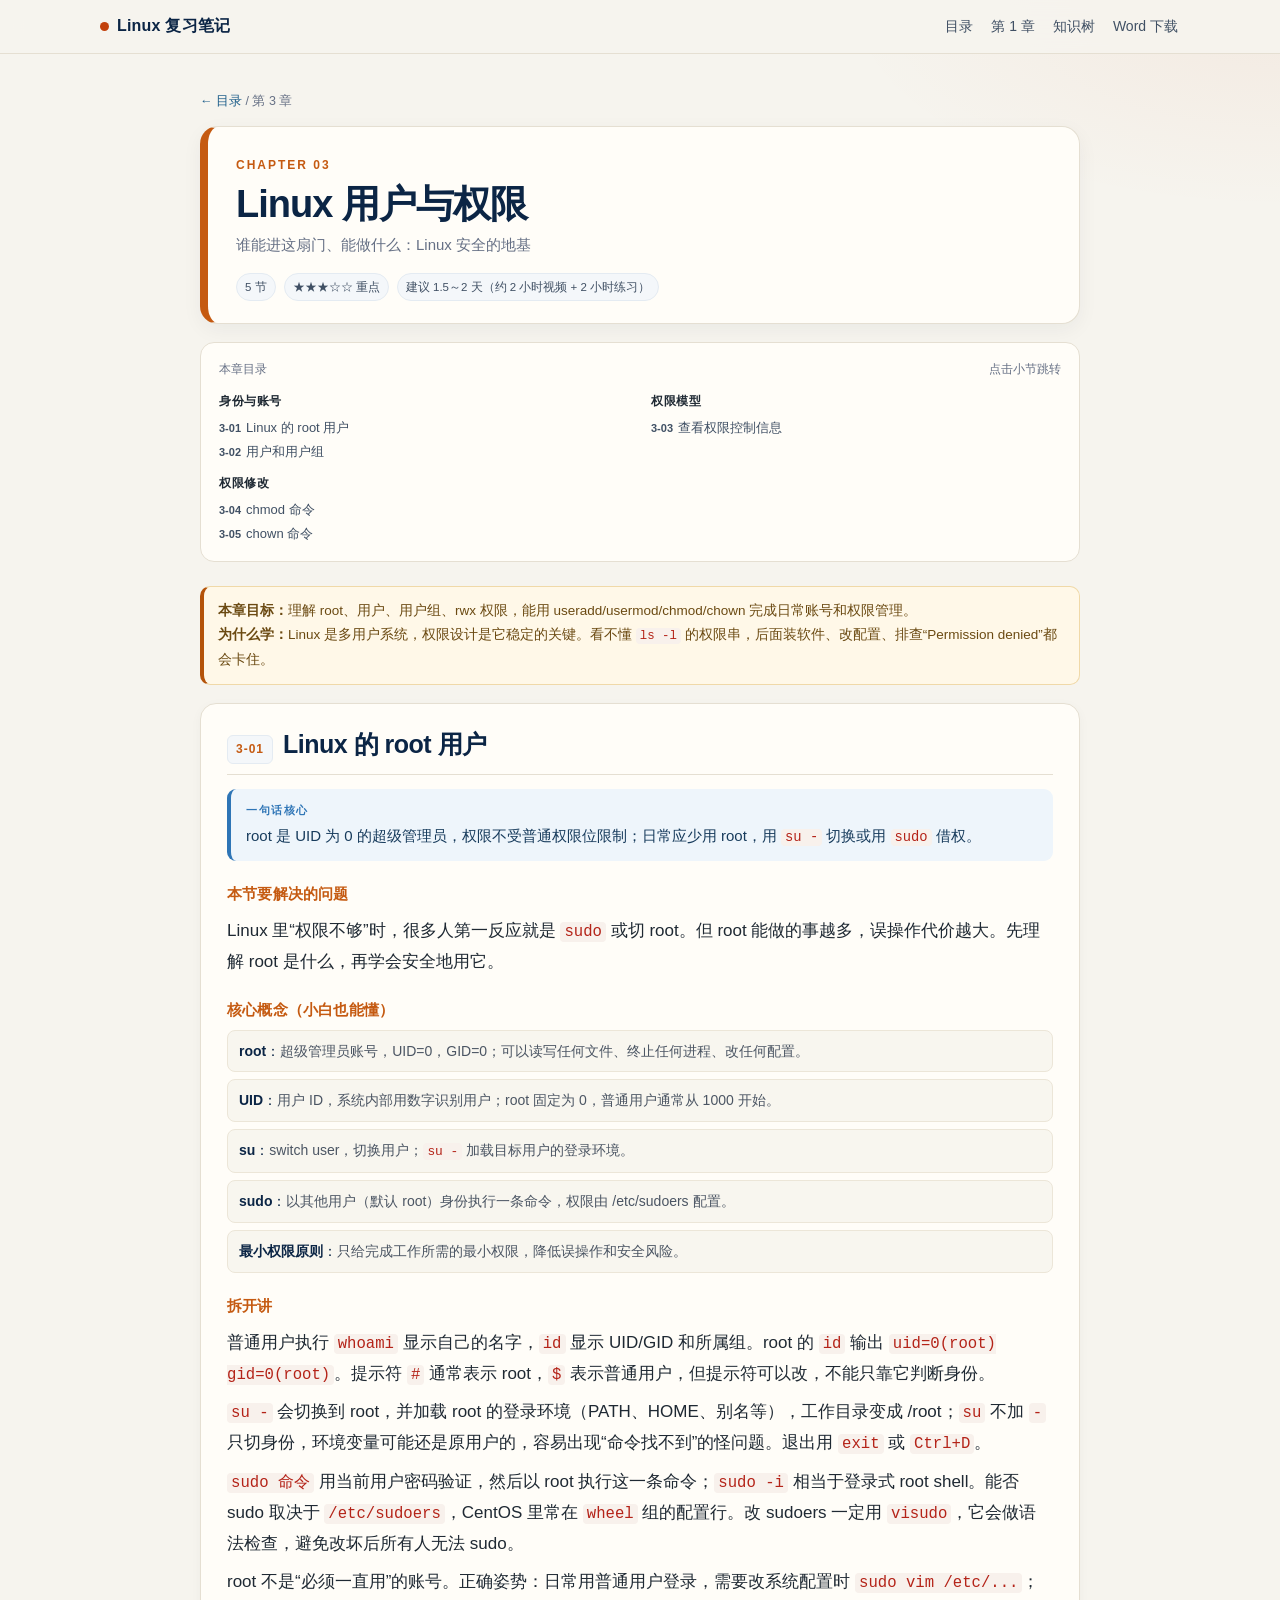
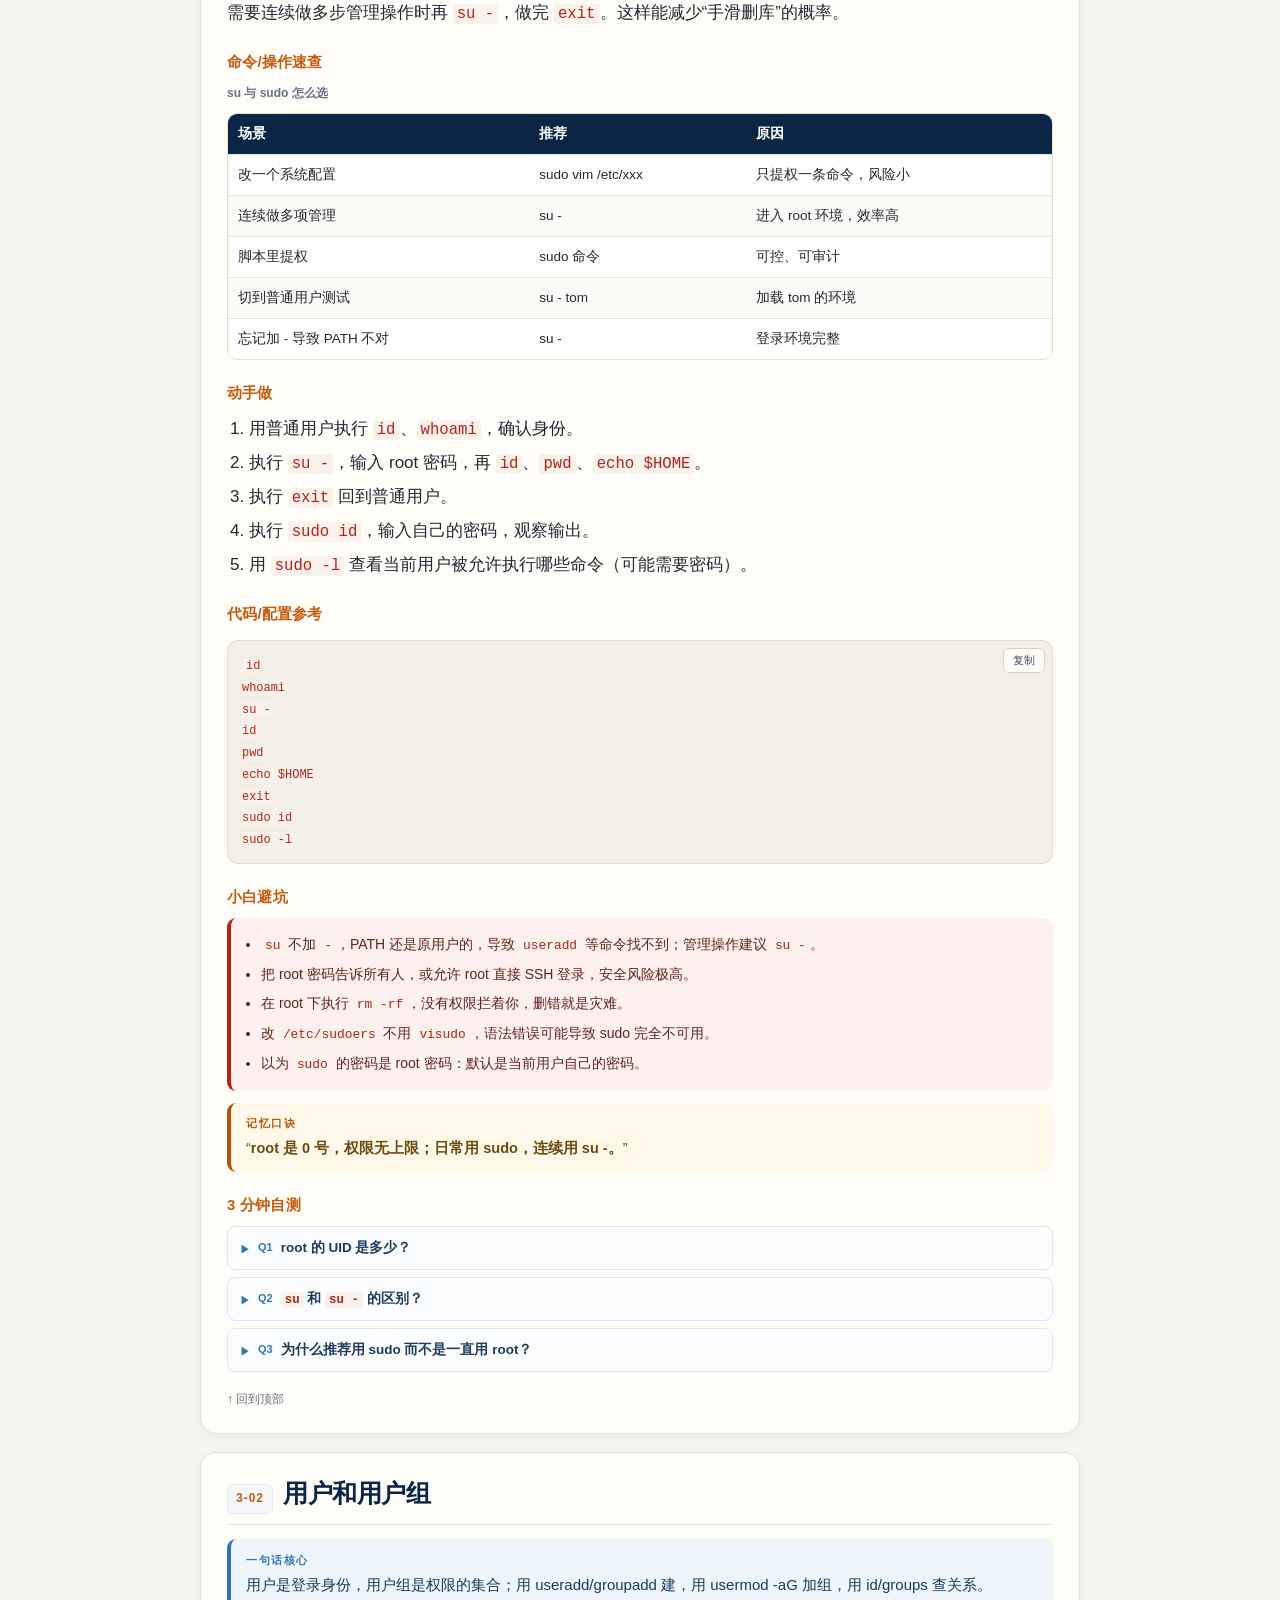
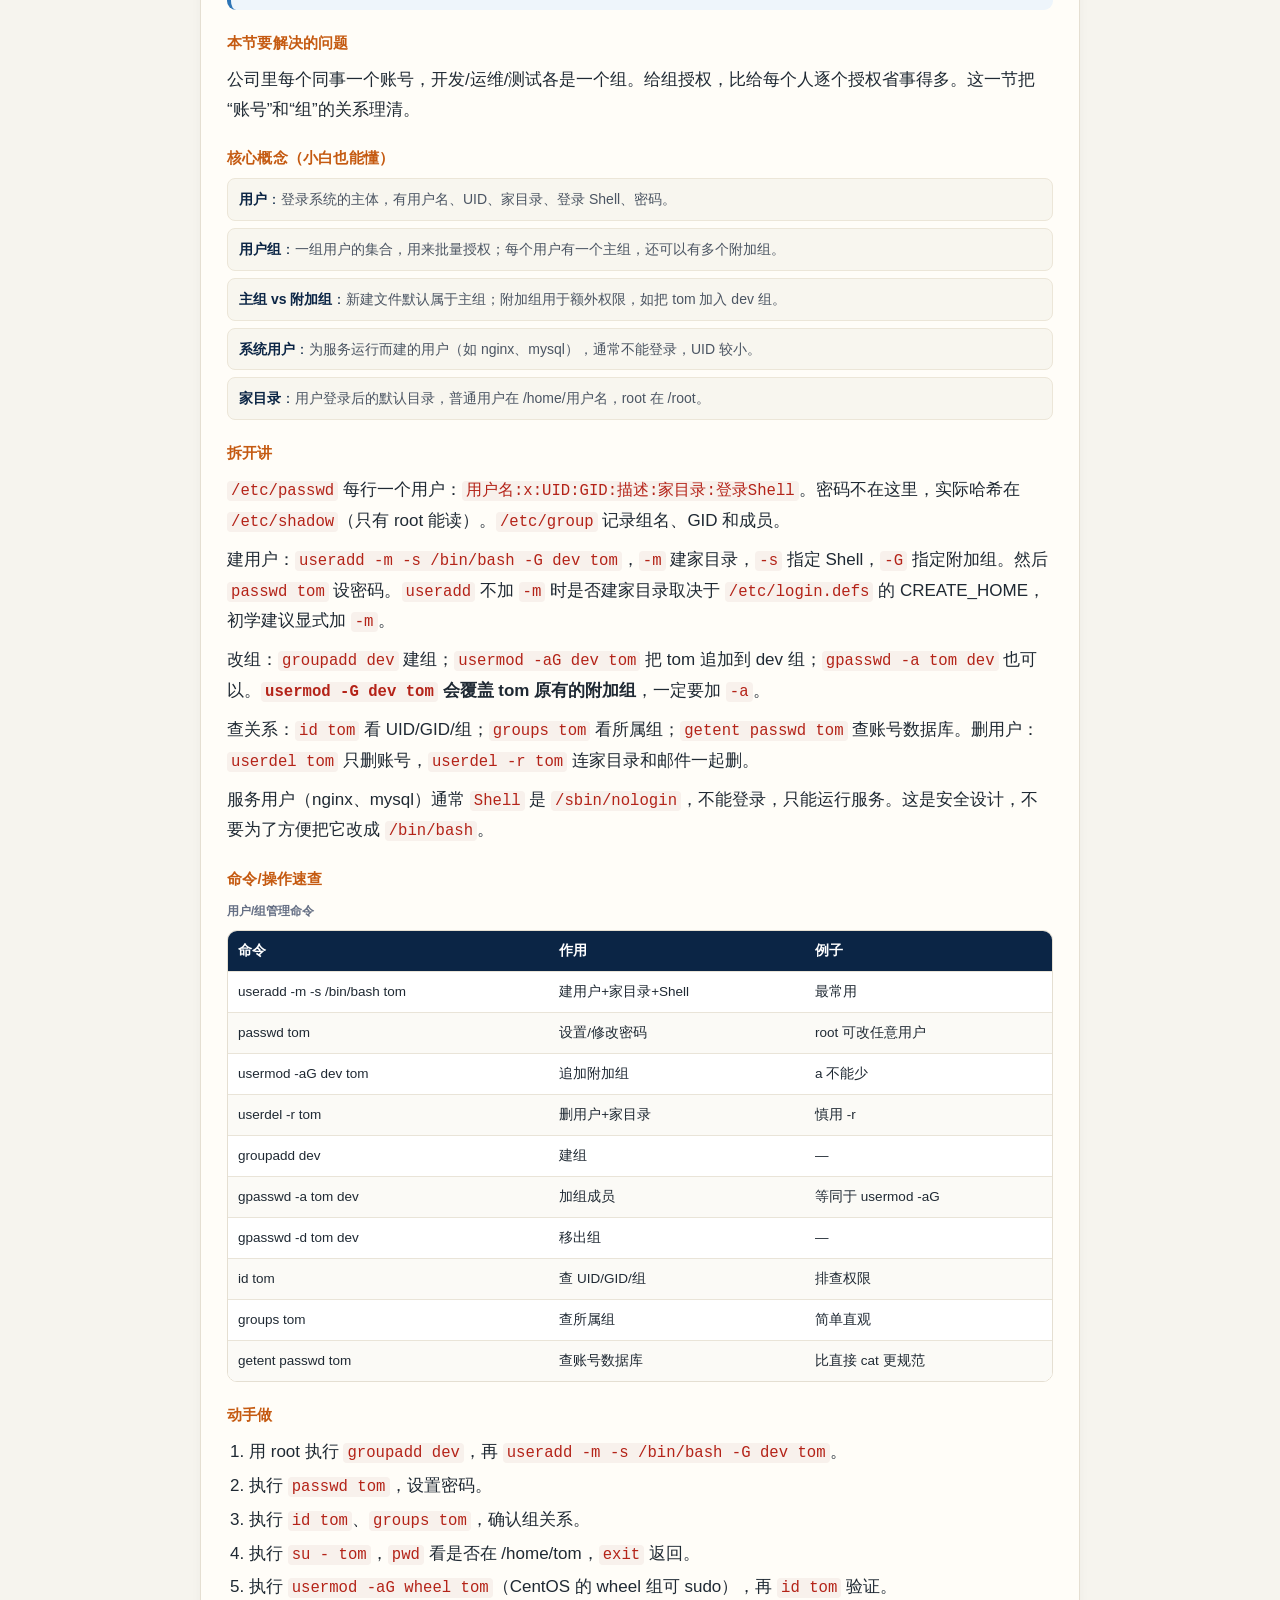
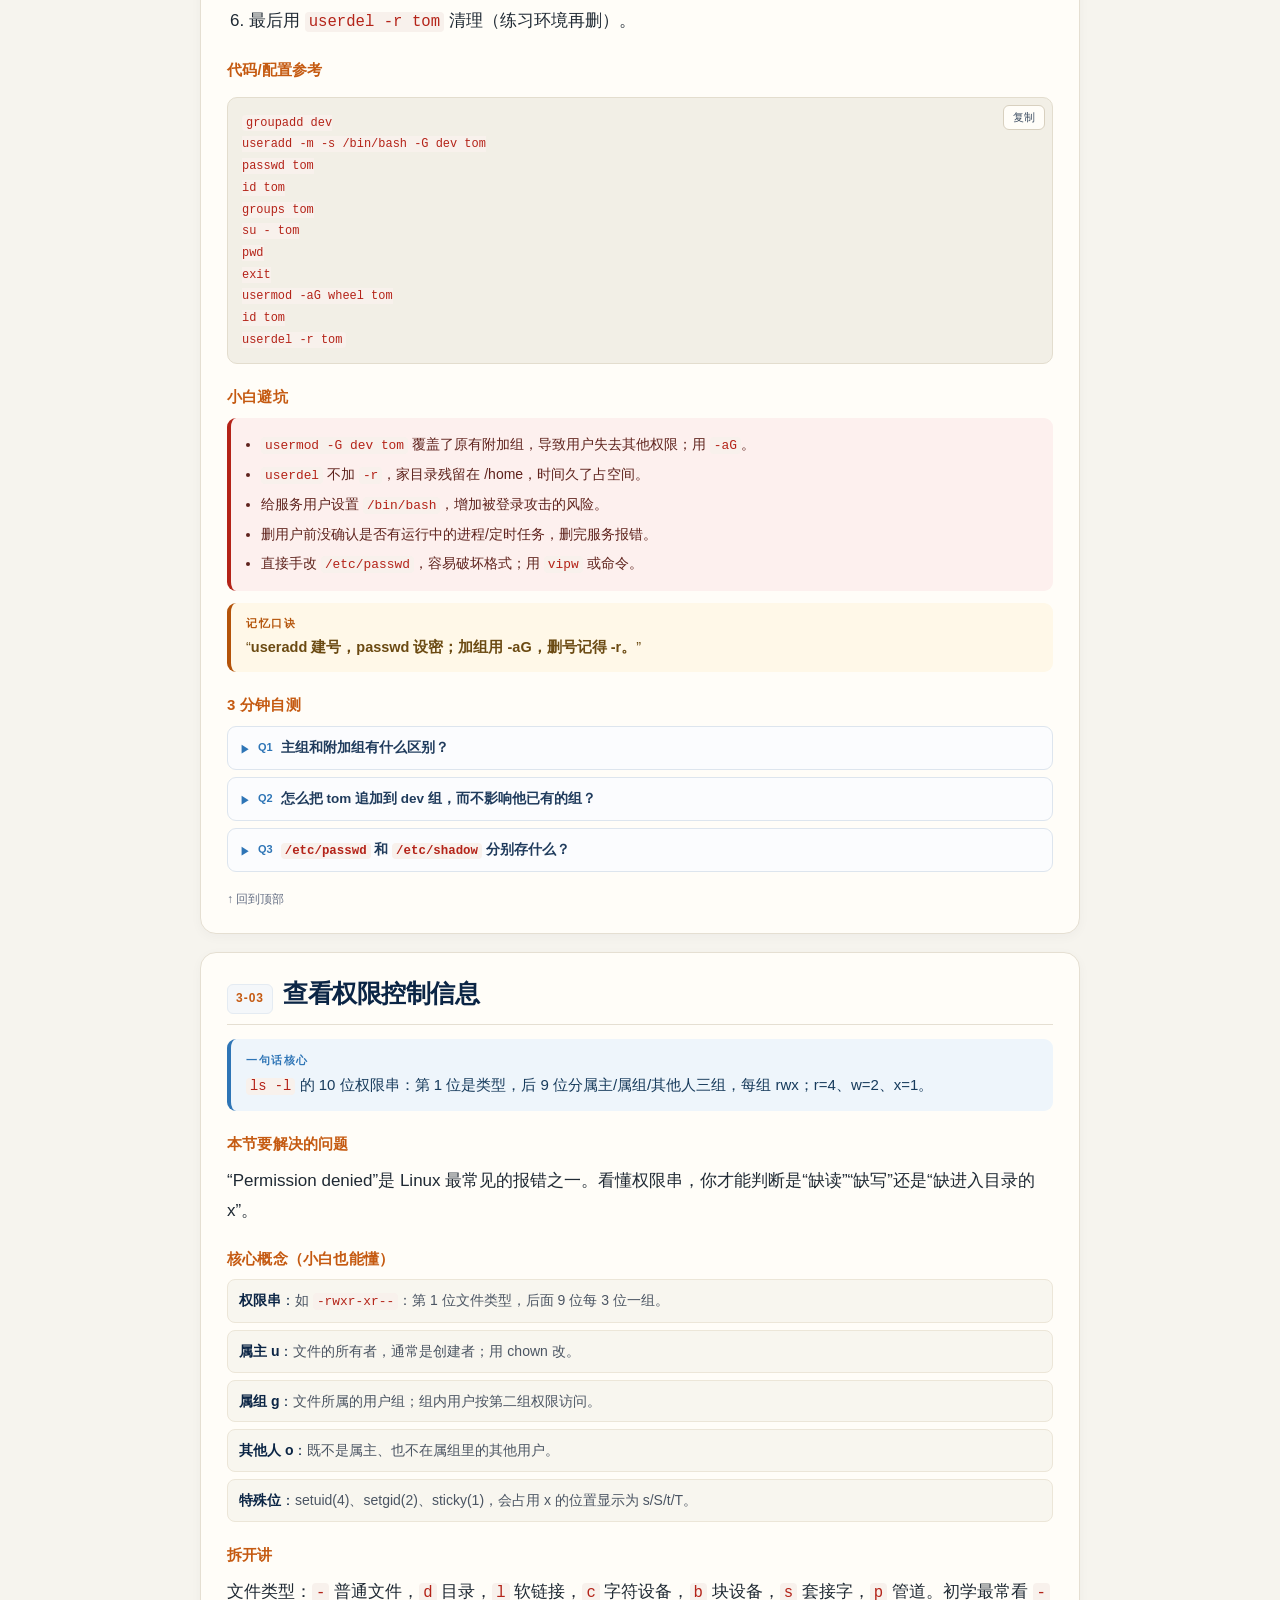
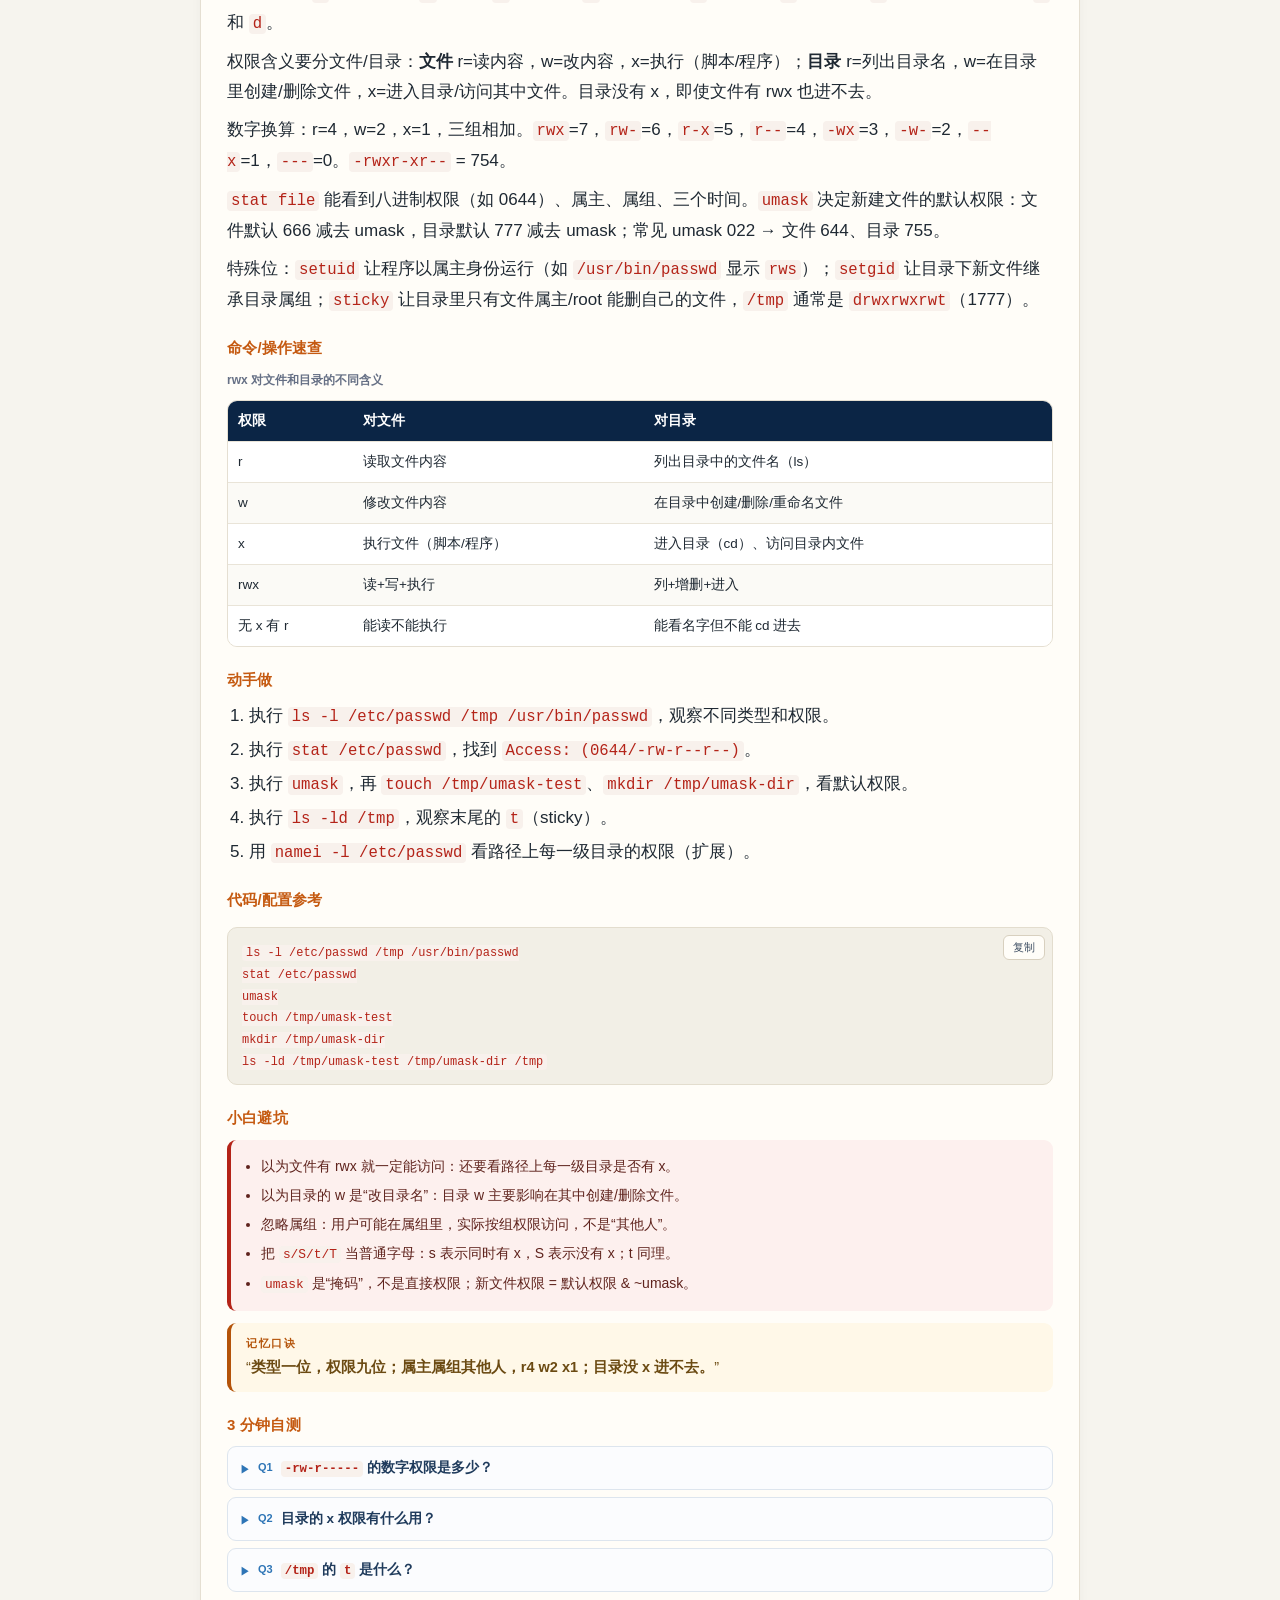
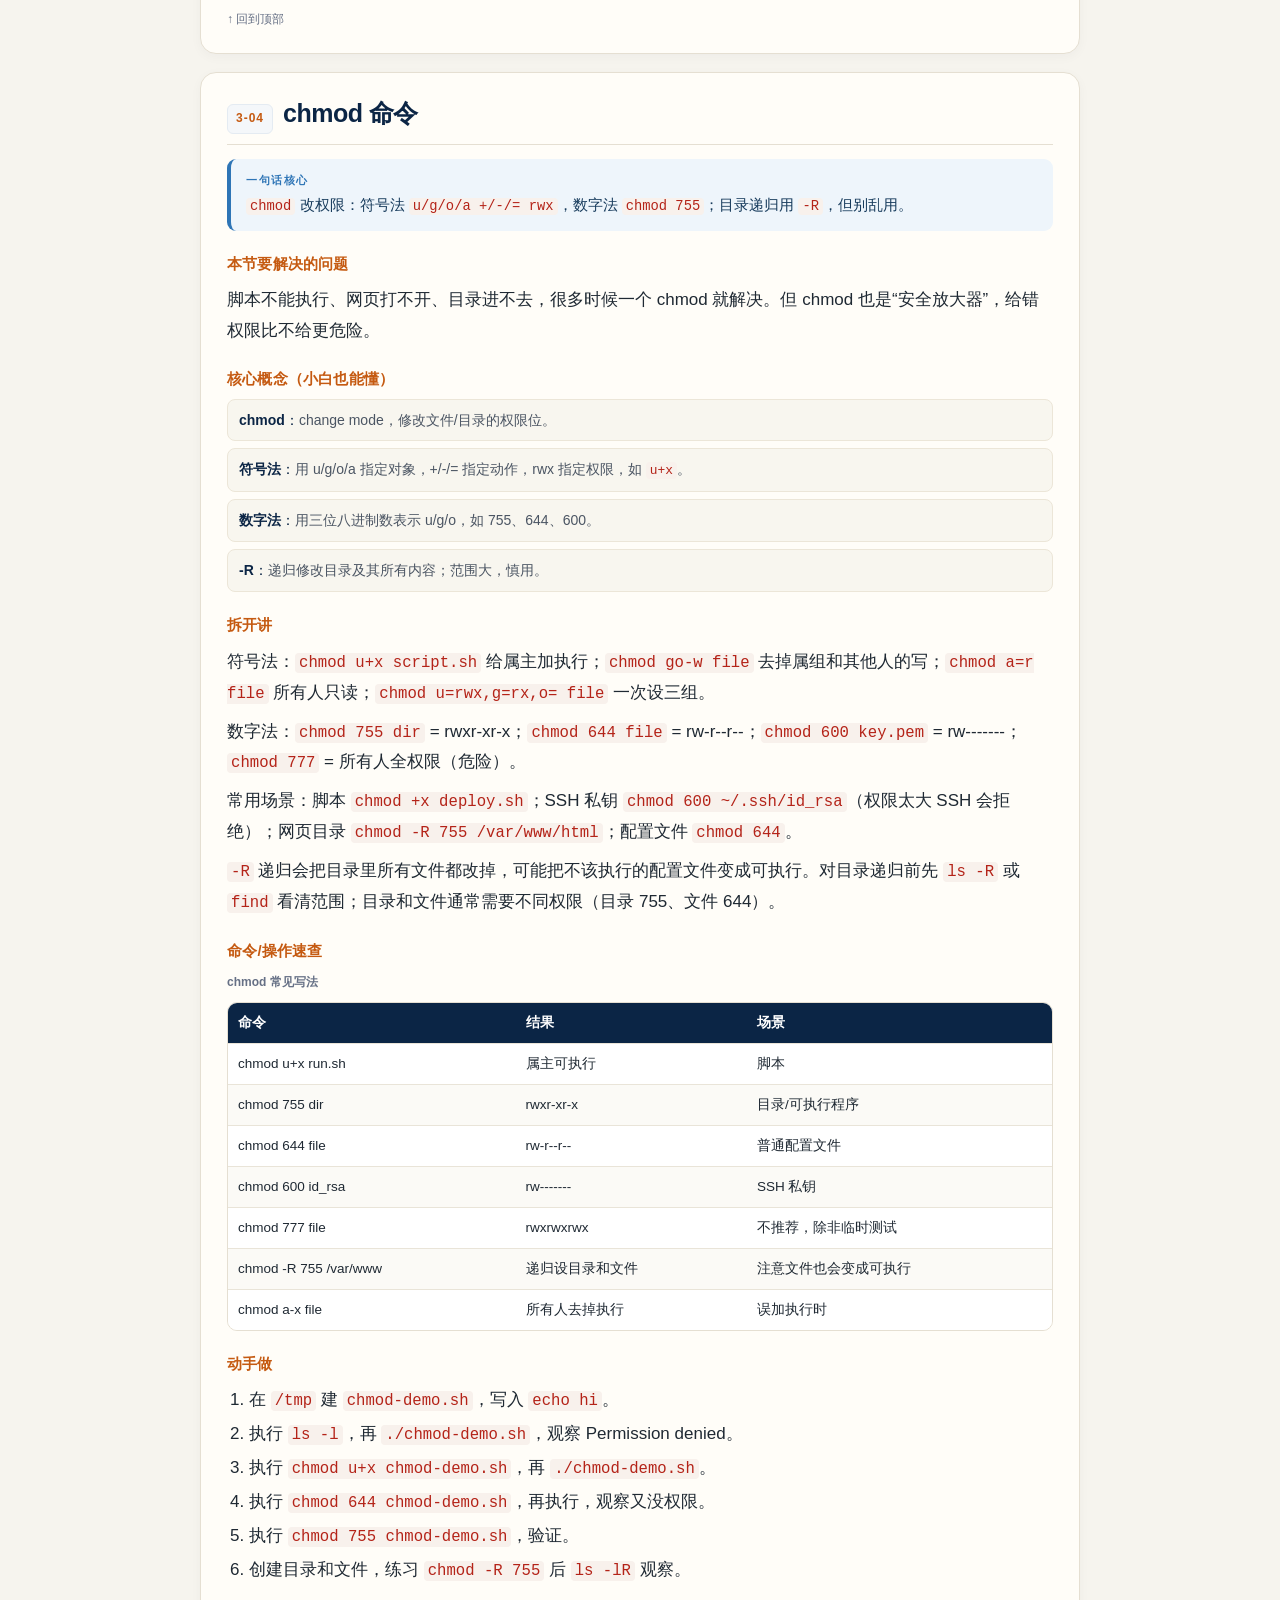
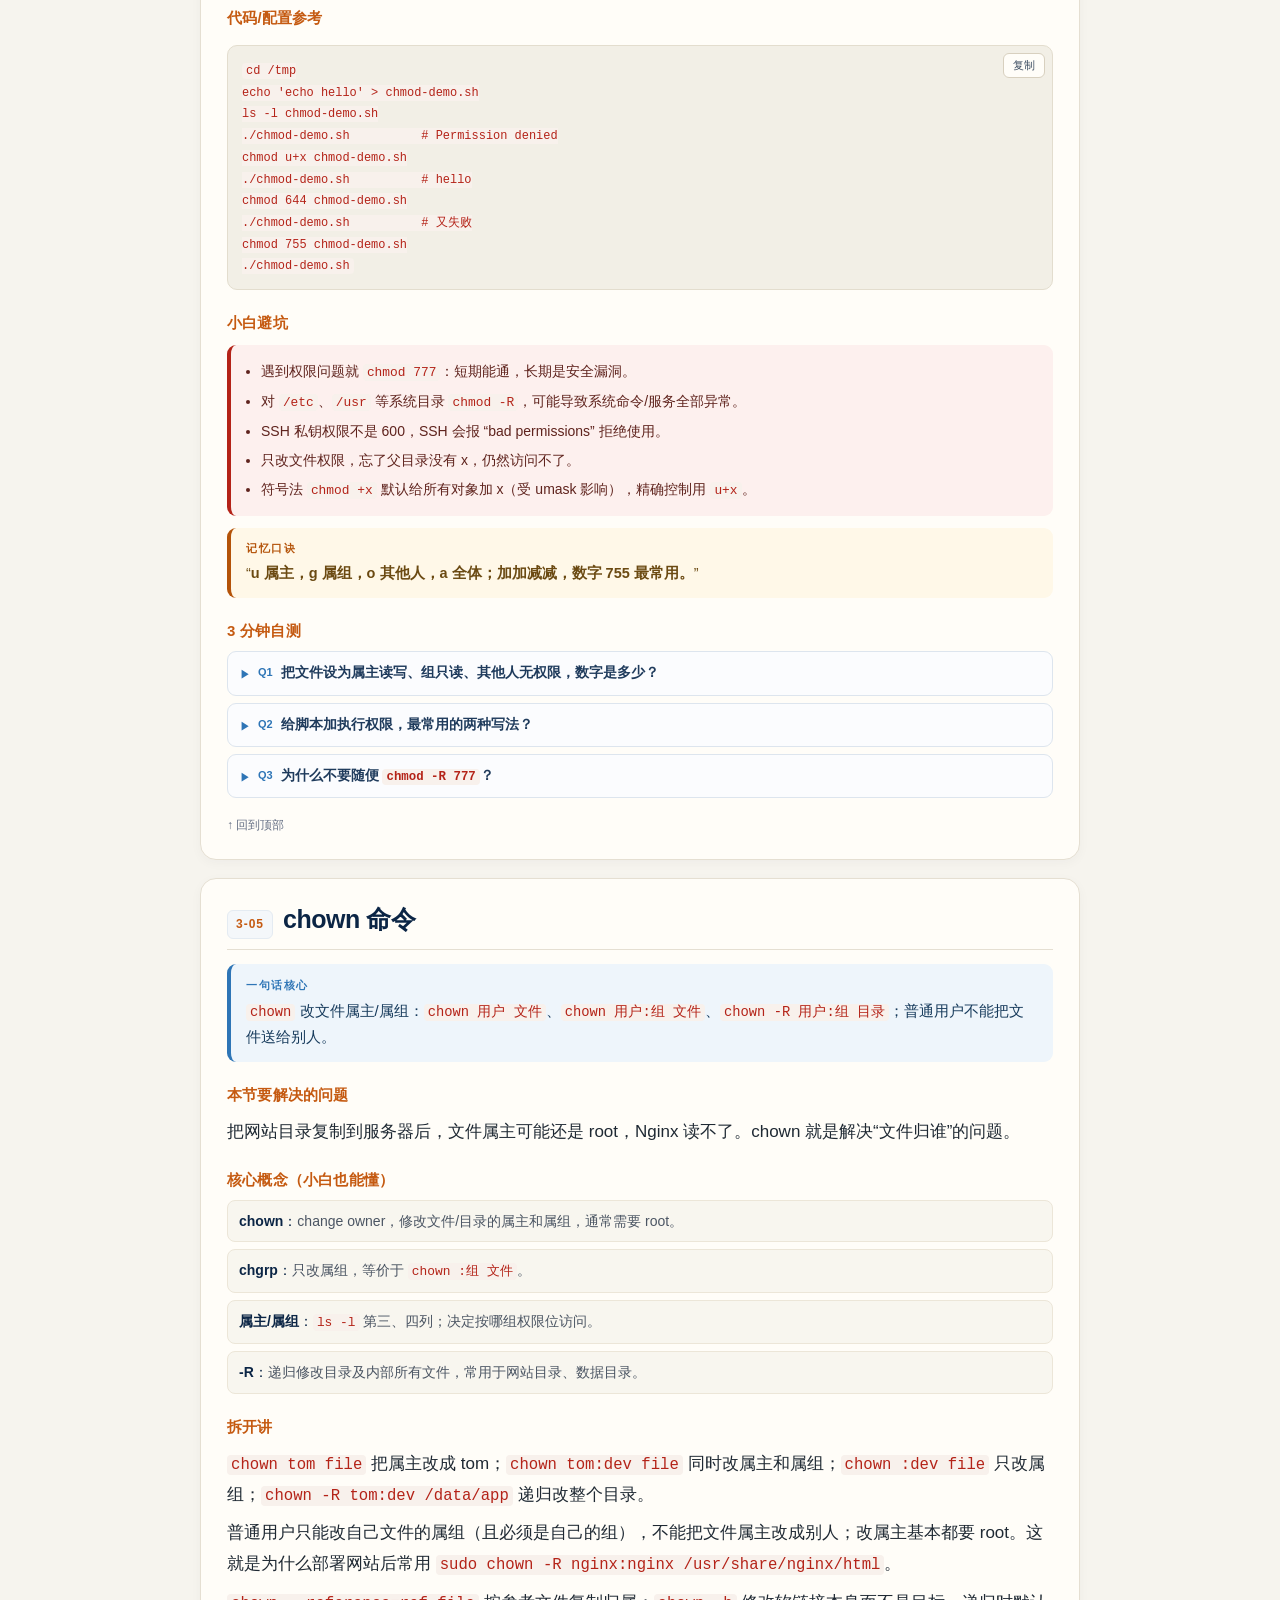
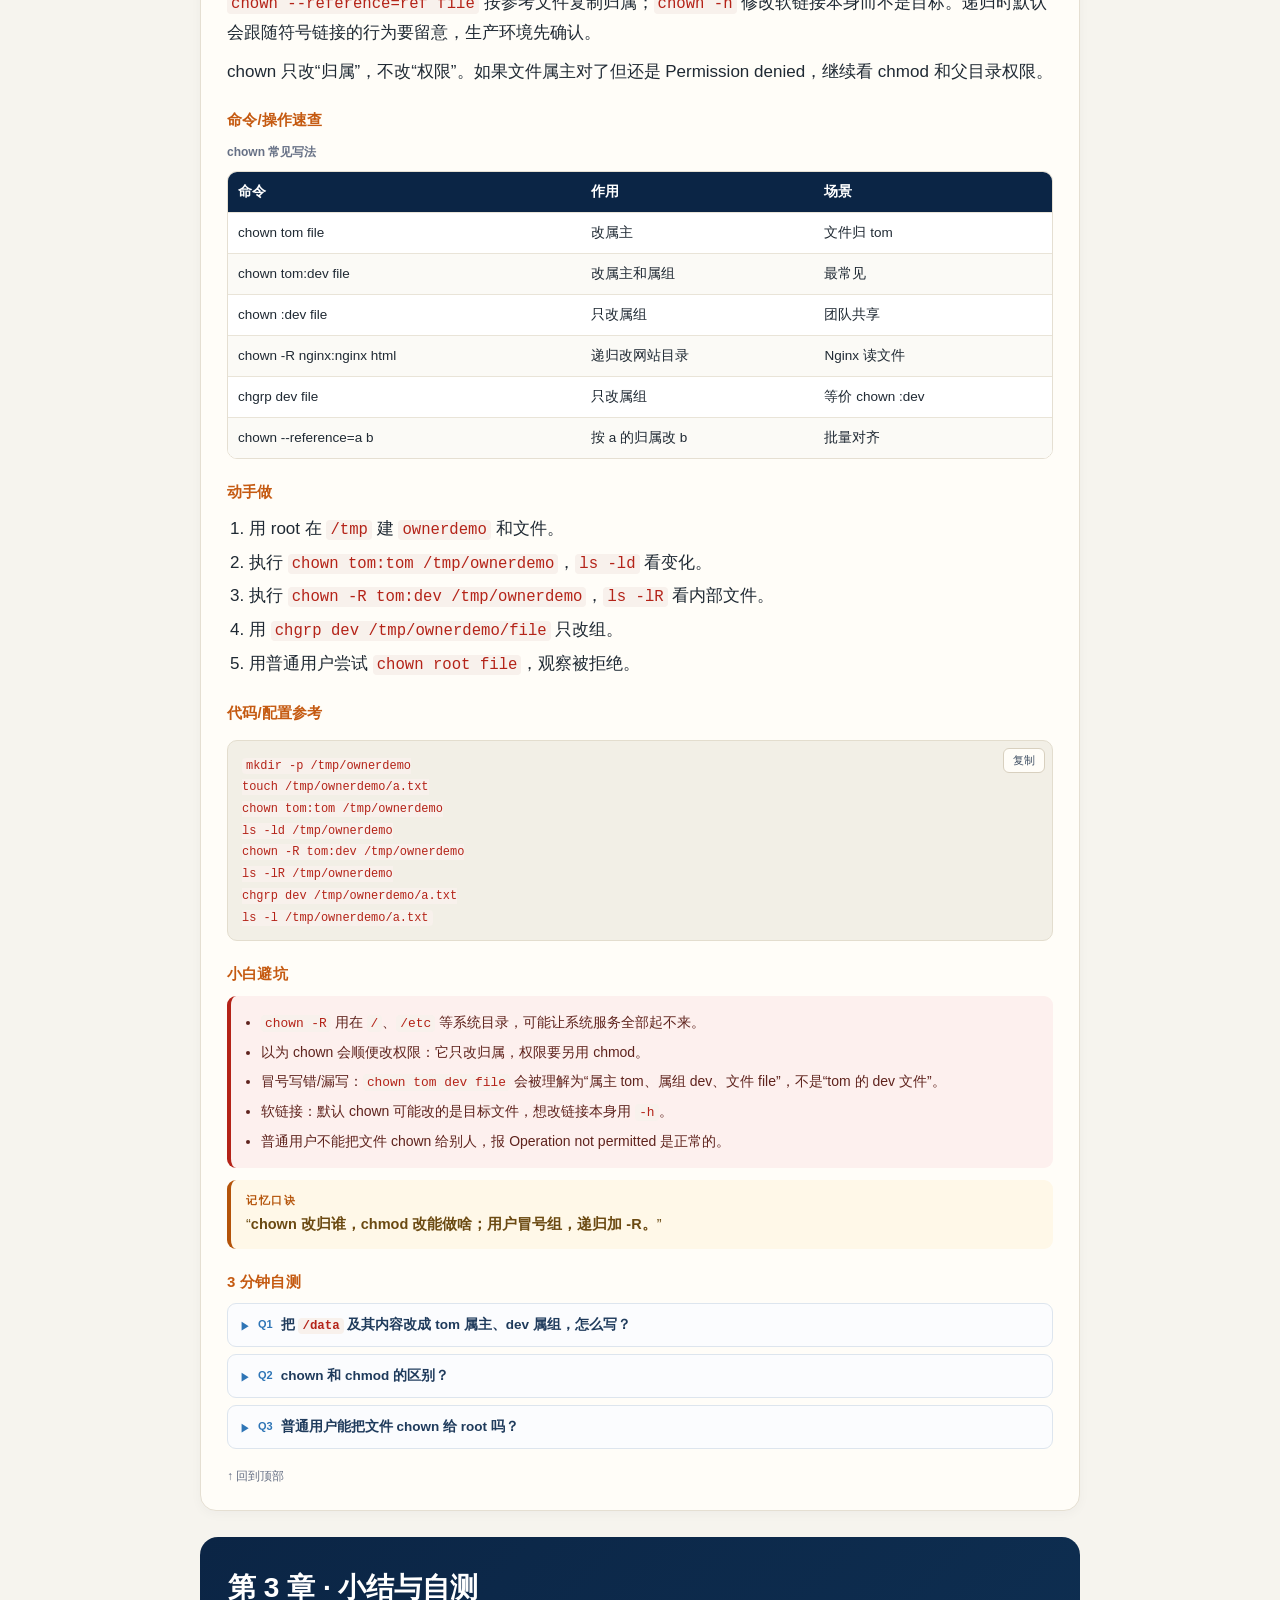
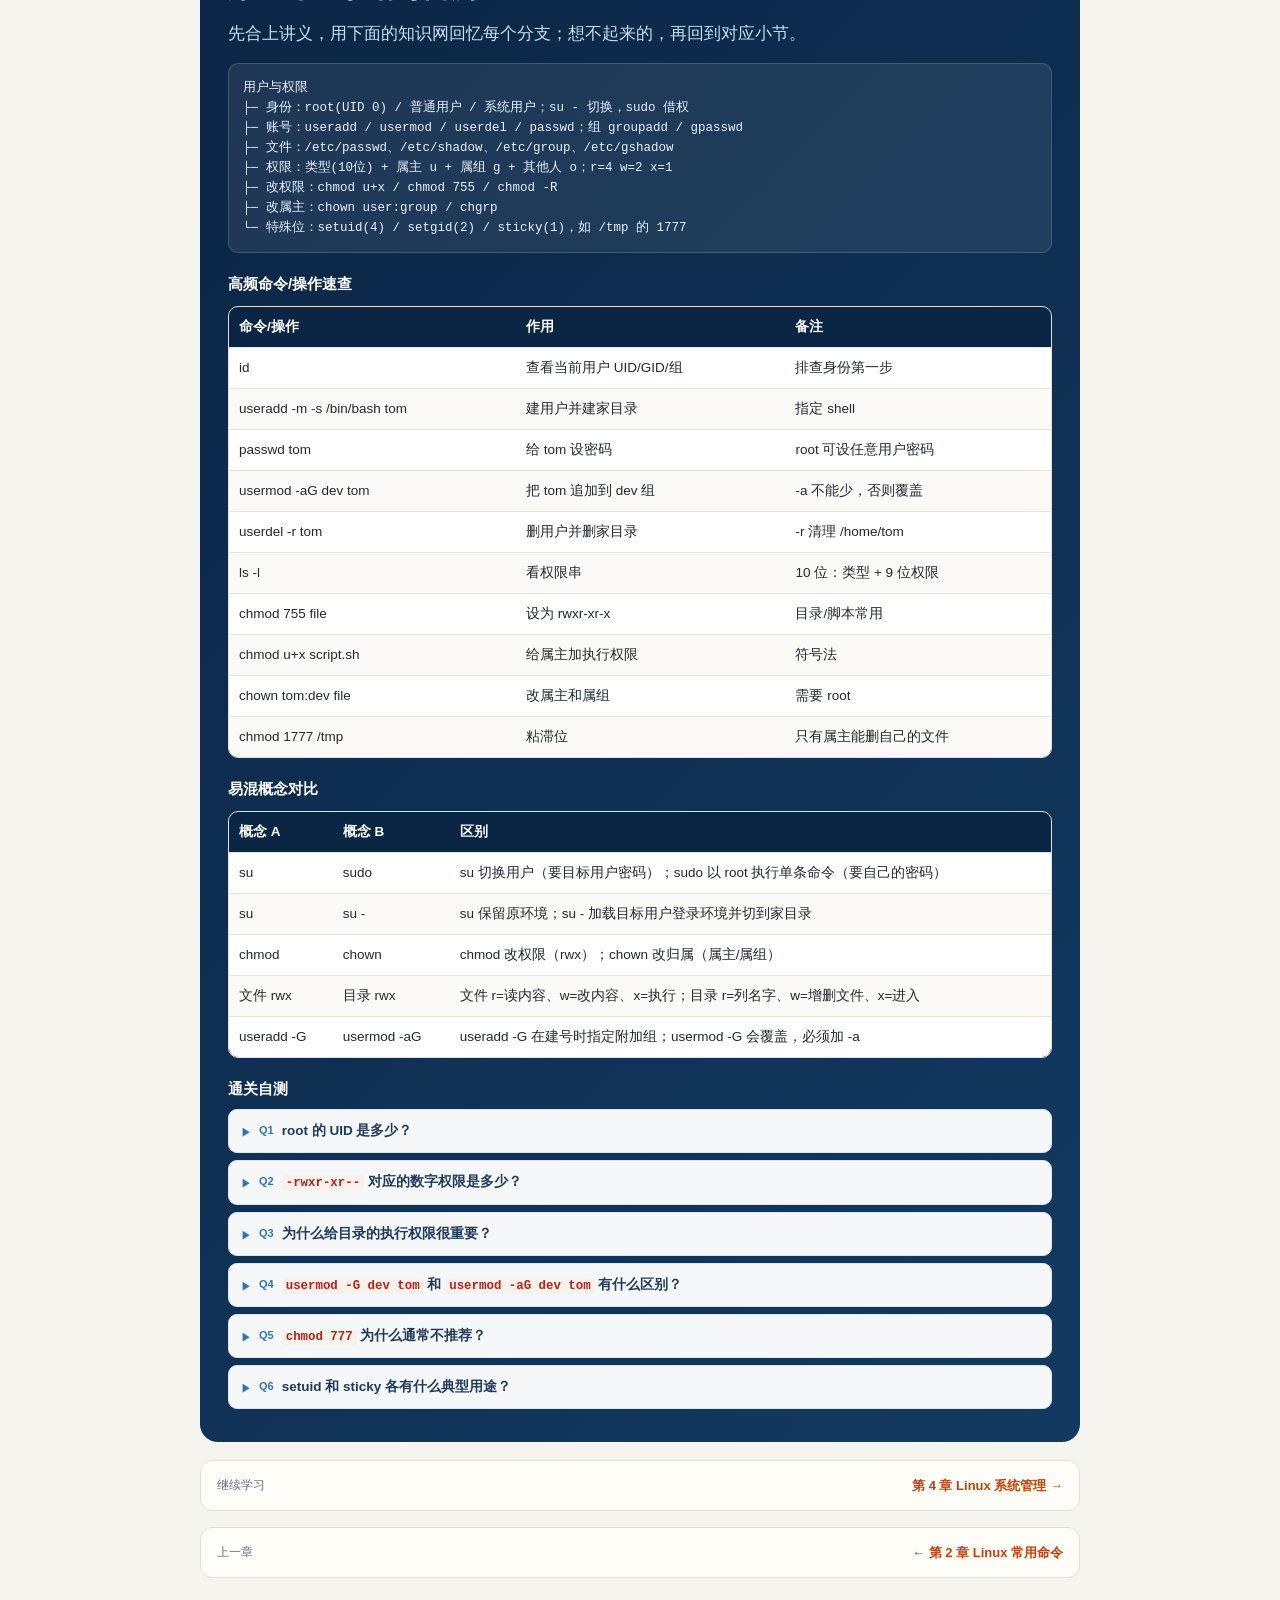
<file: chapter-3.html>
<!doctype html>
<html lang="zh-CN">
<head>
<meta charset="utf-8">
<meta name="viewport" content="width=device-width,initial-scale=1">
<title>第 3 章 Linux 用户与权限 · Linux 复习笔记</title>
<meta name="description" content="第 3 章 Linux 用户与权限：谁能进这扇门、能做什么：Linux 安全的地基">
<link rel="icon" href="favicon.svg" type="image/svg+xml">
<link rel="stylesheet" href="style.css">
</head>
<body>
<div class="progress"></div>
<header class="topbar">
  <div class="topbar-inner">
    <a class="brand" href="index.html"><span class="dot"></span>Linux 复习笔记</a>
    <nav class="topnav">
      <a href="index.html">目录</a>
      <a href="chapter-1.html">第 1 章</a>
      <a href="tree.html">知识树</a>
      <a href="assets/linux-review.docx">Word 下载</a>
    </nav>
  </div>
</header>

<main class="wrap" id="top">
  <div class="crumb"><a href="index.html">← 目录</a> / 第 3 章</div>
  <section class="chapter-hero" style="--c:#C55A11">
    <div class="ch-badge">CHAPTER 03</div>
    <h1>Linux 用户与权限</h1>
    <p>谁能进这扇门、能做什么：Linux 安全的地基</p>
    <div class="ch-meta"><span>5 节</span><span>★★★☆☆ 重点</span><span>建议 1.5～2 天（约 2 小时视频 + 2 小时练习）</span></div>
  </section>

  <div class="toc">
    <div class="toc-head"><span>本章目录</span><span>点击小节跳转</span></div>
    <div class="toc-grid"><div class="toc-group"><h3>身份与账号</h3><a href="#3-01"><b>3-01</b>Linux 的 root 用户</a><a href="#3-02"><b>3-02</b>用户和用户组</a></div><div class="toc-group"><h3>权限模型</h3><a href="#3-03"><b>3-03</b>查看权限控制信息</a></div><div class="toc-group"><h3>权限修改</h3><a href="#3-04"><b>3-04</b>chmod 命令</a><a href="#3-05"><b>3-05</b>chown 命令</a></div></div>
  </div>

  <div class="note"><strong>本章目标：</strong>理解 root、用户、用户组、rwx 权限，能用 useradd/usermod/chmod/chown 完成日常账号和权限管理。<br><strong>为什么学：</strong>Linux 是多用户系统，权限设计是它稳定的关键。看不懂 <code>ls -l</code> 的权限串，后面装软件、改配置、排查“Permission denied”都会卡住。</div>

  <section class="lesson" id="3-01" style="--c:#C55A11"><div class="lesson-head"><span class="lid">3-01</span><h2>Linux 的 root 用户</h2></div><div class="core"><b>一句话核心</b>root 是 UID 为 0 的超级管理员，权限不受普通权限位限制；日常应少用 root，用 <code>su -</code> 切换或用 <code>sudo</code> 借权。</div><h3>本节要解决的问题</h3><p>Linux 里“权限不够”时，很多人第一反应就是 <code>sudo</code> 或切 root。但 root 能做的事越多，误操作代价越大。先理解 root 是什么，再学会安全地用它。</p><h3>核心概念（小白也能懂）</h3><dl class="concepts"><div><dt>root</dt><dd>超级管理员账号，UID=0，GID=0；可以读写任何文件、终止任何进程、改任何配置。</dd></div><div><dt>UID</dt><dd>用户 ID，系统内部用数字识别用户；root 固定为 0，普通用户通常从 1000 开始。</dd></div><div><dt>su</dt><dd>switch user，切换用户；<code>su -</code> 加载目标用户的登录环境。</dd></div><div><dt>sudo</dt><dd>以其他用户（默认 root）身份执行一条命令，权限由 /etc/sudoers 配置。</dd></div><div><dt>最小权限原则</dt><dd>只给完成工作所需的最小权限，降低误操作和安全风险。</dd></div></dl><h3>拆开讲</h3><p>普通用户执行 <code>whoami</code> 显示自己的名字，<code>id</code> 显示 UID/GID 和所属组。root 的 <code>id</code> 输出 <code>uid=0(root) gid=0(root)</code>。提示符 <code>#</code> 通常表示 root，<code>$</code> 表示普通用户，但提示符可以改，不能只靠它判断身份。</p><p><code>su -</code> 会切换到 root，并加载 root 的登录环境（PATH、HOME、别名等），工作目录变成 /root；<code>su</code> 不加 <code>-</code> 只切身份，环境变量可能还是原用户的，容易出现“命令找不到”的怪问题。退出用 <code>exit</code> 或 <code>Ctrl+D</code>。</p><p><code>sudo 命令</code> 用当前用户密码验证，然后以 root 执行这一条命令；<code>sudo -i</code> 相当于登录式 root shell。能否 sudo 取决于 <code>/etc/sudoers</code>，CentOS 里常在 <code>wheel</code> 组的配置行。改 sudoers 一定用 <code>visudo</code>，它会做语法检查，避免改坏后所有人无法 sudo。</p><p>root 不是“必须一直用”的账号。正确姿势：日常用普通用户登录，需要改系统配置时 <code>sudo vim /etc/...</code>；需要连续做多步管理操作时再 <code>su -</code>，做完 <code>exit</code>。这样能减少“手滑删库”的概率。</p><h3>命令/操作速查</h3><p class="cap">su 与 sudo 怎么选</p><div class="table-wrap"><table style="min-width:520px"><thead><tr><th>场景</th><th>推荐</th><th>原因</th></tr></thead><tbody><tr><td>改一个系统配置</td><td>sudo vim /etc/xxx</td><td>只提权一条命令，风险小</td></tr><tr><td>连续做多项管理</td><td>su -</td><td>进入 root 环境，效率高</td></tr><tr><td>脚本里提权</td><td>sudo 命令</td><td>可控、可审计</td></tr><tr><td>切到普通用户测试</td><td>su - tom</td><td>加载 tom 的环境</td></tr><tr><td>忘记加 - 导致 PATH 不对</td><td>su -</td><td>登录环境完整</td></tr></tbody></table></div><h3>动手做</h3><ol><li>用普通用户执行 <code>id</code>、<code>whoami</code>，确认身份。</li><li>执行 <code>su -</code>，输入 root 密码，再 <code>id</code>、<code>pwd</code>、<code>echo $HOME</code>。</li><li>执行 <code>exit</code> 回到普通用户。</li><li>执行 <code>sudo id</code>，输入自己的密码，观察输出。</li><li>用 <code>sudo -l</code> 查看当前用户被允许执行哪些命令（可能需要密码）。</li></ol><h3>代码/配置参考</h3><div class="code-wrap"><button class="copy-btn" data-copy>复制</button><pre><code>id
whoami
su -
id
pwd
echo $HOME
exit
sudo id
sudo -l</code></pre></div><h3>小白避坑</h3><ul class="pitfalls"><li><code>su</code> 不加 <code>-</code>，PATH 还是原用户的，导致 <code>useradd</code> 等命令找不到；管理操作建议 <code>su -</code>。</li><li>把 root 密码告诉所有人，或允许 root 直接 SSH 登录，安全风险极高。</li><li>在 root 下执行 <code>rm -rf</code>，没有权限拦着你，删错就是灾难。</li><li>改 <code>/etc/sudoers</code> 不用 <code>visudo</code>，语法错误可能导致 sudo 完全不可用。</li><li>以为 <code>sudo</code> 的密码是 root 密码：默认是当前用户自己的密码。</li></ul><div class="mnemonic"><b>记忆口诀</b>“<strong>root 是 0 号，权限无上限；日常用 sudo，连续用 su -。</strong>”</div><h3>3 分钟自测</h3><details class="quiz"><summary><span class="qno">Q1</span><span>root 的 UID 是多少？</span></summary><div class="answer">答：0。</div></details><details class="quiz"><summary><span class="qno">Q2</span><span><code>su</code> 和 <code>su -</code> 的区别？</span></summary><div class="answer">答：<code>su -</code> 加载目标用户的登录环境和家目录；<code>su</code> 只切换身份，环境可能不变。</div></details><details class="quiz"><summary><span class="qno">Q3</span><span>为什么推荐用 sudo 而不是一直用 root？</span></summary><div class="answer">答：最小权限、降低误操作和安全风险、操作可审计。</div></details><a class="top-link" href="#top">↑ 回到顶部</a></section><section class="lesson" id="3-02" style="--c:#C55A11"><div class="lesson-head"><span class="lid">3-02</span><h2>用户和用户组</h2></div><div class="core"><b>一句话核心</b>用户是登录身份，用户组是权限的集合；用 useradd/groupadd 建，用 usermod -aG 加组，用 id/groups 查关系。</div><h3>本节要解决的问题</h3><p>公司里每个同事一个账号，开发/运维/测试各是一个组。给组授权，比给每个人逐个授权省事得多。这一节把“账号”和“组”的关系理清。</p><h3>核心概念（小白也能懂）</h3><dl class="concepts"><div><dt>用户</dt><dd>登录系统的主体，有用户名、UID、家目录、登录 Shell、密码。</dd></div><div><dt>用户组</dt><dd>一组用户的集合，用来批量授权；每个用户有一个主组，还可以有多个附加组。</dd></div><div><dt>主组 vs 附加组</dt><dd>新建文件默认属于主组；附加组用于额外权限，如把 tom 加入 dev 组。</dd></div><div><dt>系统用户</dt><dd>为服务运行而建的用户（如 nginx、mysql），通常不能登录，UID 较小。</dd></div><div><dt>家目录</dt><dd>用户登录后的默认目录，普通用户在 /home/用户名，root 在 /root。</dd></div></dl><h3>拆开讲</h3><p><code>/etc/passwd</code> 每行一个用户：<code>用户名:x:UID:GID:描述:家目录:登录Shell</code>。密码不在这里，实际哈希在 <code>/etc/shadow</code>（只有 root 能读）。<code>/etc/group</code> 记录组名、GID 和成员。</p><p>建用户：<code>useradd -m -s /bin/bash -G dev tom</code>，<code>-m</code> 建家目录，<code>-s</code> 指定 Shell，<code>-G</code> 指定附加组。然后 <code>passwd tom</code> 设密码。<code>useradd</code> 不加 <code>-m</code> 时是否建家目录取决于 <code>/etc/login.defs</code> 的 CREATE_HOME，初学建议显式加 <code>-m</code>。</p><p>改组：<code>groupadd dev</code> 建组；<code>usermod -aG dev tom</code> 把 tom 追加到 dev 组；<code>gpasswd -a tom dev</code> 也可以。<strong><code>usermod -G dev tom</code> 会覆盖 tom 原有的附加组</strong>，一定要加 <code>-a</code>。</p><p>查关系：<code>id tom</code> 看 UID/GID/组；<code>groups tom</code> 看所属组；<code>getent passwd tom</code> 查账号数据库。删用户：<code>userdel tom</code> 只删账号，<code>userdel -r tom</code> 连家目录和邮件一起删。</p><p>服务用户（nginx、mysql）通常 <code>Shell</code> 是 <code>/sbin/nologin</code>，不能登录，只能运行服务。这是安全设计，不要为了方便把它改成 <code>/bin/bash</code>。</p><h3>命令/操作速查</h3><p class="cap">用户/组管理命令</p><div class="table-wrap"><table style="min-width:520px"><thead><tr><th>命令</th><th>作用</th><th>例子</th></tr></thead><tbody><tr><td>useradd -m -s /bin/bash tom</td><td>建用户+家目录+Shell</td><td>最常用</td></tr><tr><td>passwd tom</td><td>设置/修改密码</td><td>root 可改任意用户</td></tr><tr><td>usermod -aG dev tom</td><td>追加附加组</td><td>a 不能少</td></tr><tr><td>userdel -r tom</td><td>删用户+家目录</td><td>慎用 -r</td></tr><tr><td>groupadd dev</td><td>建组</td><td>—</td></tr><tr><td>gpasswd -a tom dev</td><td>加组成员</td><td>等同于 usermod -aG</td></tr><tr><td>gpasswd -d tom dev</td><td>移出组</td><td>—</td></tr><tr><td>id tom</td><td>查 UID/GID/组</td><td>排查权限</td></tr><tr><td>groups tom</td><td>查所属组</td><td>简单直观</td></tr><tr><td>getent passwd tom</td><td>查账号数据库</td><td>比直接 cat 更规范</td></tr></tbody></table></div><h3>动手做</h3><ol><li>用 root 执行 <code>groupadd dev</code>，再 <code>useradd -m -s /bin/bash -G dev tom</code>。</li><li>执行 <code>passwd tom</code>，设置密码。</li><li>执行 <code>id tom</code>、<code>groups tom</code>，确认组关系。</li><li>执行 <code>su - tom</code>，<code>pwd</code> 看是否在 /home/tom，<code>exit</code> 返回。</li><li>执行 <code>usermod -aG wheel tom</code>（CentOS 的 wheel 组可 sudo），再 <code>id tom</code> 验证。</li><li>最后用 <code>userdel -r tom</code> 清理（练习环境再删）。</li></ol><h3>代码/配置参考</h3><div class="code-wrap"><button class="copy-btn" data-copy>复制</button><pre><code>groupadd dev
useradd -m -s /bin/bash -G dev tom
passwd tom
id tom
groups tom
su - tom
pwd
exit
usermod -aG wheel tom
id tom
userdel -r tom</code></pre></div><h3>小白避坑</h3><ul class="pitfalls"><li><code>usermod -G dev tom</code> 覆盖了原有附加组，导致用户失去其他权限；用 <code>-aG</code>。</li><li><code>userdel</code> 不加 <code>-r</code>，家目录残留在 /home，时间久了占空间。</li><li>给服务用户设置 <code>/bin/bash</code>，增加被登录攻击的风险。</li><li>删用户前没确认是否有运行中的进程/定时任务，删完服务报错。</li><li>直接手改 <code>/etc/passwd</code>，容易破坏格式；用 <code>vipw</code> 或命令。</li></ul><div class="mnemonic"><b>记忆口诀</b>“<strong>useradd 建号，passwd 设密；加组用 -aG，删号记得 -r。</strong>”</div><h3>3 分钟自测</h3><details class="quiz"><summary><span class="qno">Q1</span><span>主组和附加组有什么区别？</span></summary><div class="answer">答：主组是用户新建文件默认所属的组；附加组是额外加入的组，用于获得额外权限。</div></details><details class="quiz"><summary><span class="qno">Q2</span><span>怎么把 tom 追加到 dev 组，而不影响他已有的组？</span></summary><div class="answer">答：<code>usermod -aG dev tom</code>。</div></details><details class="quiz"><summary><span class="qno">Q3</span><span><code>/etc/passwd</code> 和 <code>/etc/shadow</code> 分别存什么？</span></summary><div class="answer">答：passwd 存账号基本信息；shadow 存密码哈希和密码策略，只有 root 可读。</div></details><a class="top-link" href="#top">↑ 回到顶部</a></section><section class="lesson" id="3-03" style="--c:#C55A11"><div class="lesson-head"><span class="lid">3-03</span><h2>查看权限控制信息</h2></div><div class="core"><b>一句话核心</b><code>ls -l</code> 的 10 位权限串：第 1 位是类型，后 9 位分属主/属组/其他人三组，每组 rwx；r=4、w=2、x=1。</div><h3>本节要解决的问题</h3><p>“Permission denied”是 Linux 最常见的报错之一。看懂权限串，你才能判断是“缺读”“缺写”还是“缺进入目录的 x”。</p><h3>核心概念（小白也能懂）</h3><dl class="concepts"><div><dt>权限串</dt><dd>如 <code>-rwxr-xr--</code>：第 1 位文件类型，后面 9 位每 3 位一组。</dd></div><div><dt>属主 u</dt><dd>文件的所有者，通常是创建者；用 chown 改。</dd></div><div><dt>属组 g</dt><dd>文件所属的用户组；组内用户按第二组权限访问。</dd></div><div><dt>其他人 o</dt><dd>既不是属主、也不在属组里的其他用户。</dd></div><div><dt>特殊位</dt><dd>setuid(4)、setgid(2)、sticky(1)，会占用 x 的位置显示为 s/S/t/T。</dd></div></dl><h3>拆开讲</h3><p>文件类型：<code>-</code> 普通文件，<code>d</code> 目录，<code>l</code> 软链接，<code>c</code> 字符设备，<code>b</code> 块设备，<code>s</code> 套接字，<code>p</code> 管道。初学最常看 <code>-</code> 和 <code>d</code>。</p><p>权限含义要分文件/目录：<strong>文件</strong> r=读内容，w=改内容，x=执行（脚本/程序）；<strong>目录</strong> r=列出目录名，w=在目录里创建/删除文件，x=进入目录/访问其中文件。目录没有 x，即使文件有 rwx 也进不去。</p><p>数字换算：r=4，w=2，x=1，三组相加。<code>rwx</code>=7，<code>rw-</code>=6，<code>r-x</code>=5，<code>r--</code>=4，<code>-wx</code>=3，<code>-w-</code>=2，<code>--x</code>=1，<code>---</code>=0。<code>-rwxr-xr--</code> = 754。</p><p><code>stat file</code> 能看到八进制权限（如 0644）、属主、属组、三个时间。<code>umask</code> 决定新建文件的默认权限：文件默认 666 减去 umask，目录默认 777 减去 umask；常见 umask 022 → 文件 644、目录 755。</p><p>特殊位：<code>setuid</code> 让程序以属主身份运行（如 <code>/usr/bin/passwd</code> 显示 <code>rws</code>）；<code>setgid</code> 让目录下新文件继承目录属组；<code>sticky</code> 让目录里只有文件属主/root 能删自己的文件，<code>/tmp</code> 通常是 <code>drwxrwxrwt</code>（1777）。</p><h3>命令/操作速查</h3><p class="cap">rwx 对文件和目录的不同含义</p><div class="table-wrap"><table style="min-width:520px"><thead><tr><th>权限</th><th>对文件</th><th>对目录</th></tr></thead><tbody><tr><td>r</td><td>读取文件内容</td><td>列出目录中的文件名（ls）</td></tr><tr><td>w</td><td>修改文件内容</td><td>在目录中创建/删除/重命名文件</td></tr><tr><td>x</td><td>执行文件（脚本/程序）</td><td>进入目录（cd）、访问目录内文件</td></tr><tr><td>rwx</td><td>读+写+执行</td><td>列+增删+进入</td></tr><tr><td>无 x 有 r</td><td>能读不能执行</td><td>能看名字但不能 cd 进去</td></tr></tbody></table></div><h3>动手做</h3><ol><li>执行 <code>ls -l /etc/passwd /tmp /usr/bin/passwd</code>，观察不同类型和权限。</li><li>执行 <code>stat /etc/passwd</code>，找到 <code>Access: (0644/-rw-r--r--)</code>。</li><li>执行 <code>umask</code>，再 <code>touch /tmp/umask-test</code>、<code>mkdir /tmp/umask-dir</code>，看默认权限。</li><li>执行 <code>ls -ld /tmp</code>，观察末尾的 <code>t</code>（sticky）。</li><li>用 <code>namei -l /etc/passwd</code> 看路径上每一级目录的权限（扩展）。</li></ol><h3>代码/配置参考</h3><div class="code-wrap"><button class="copy-btn" data-copy>复制</button><pre><code>ls -l /etc/passwd /tmp /usr/bin/passwd
stat /etc/passwd
umask
touch /tmp/umask-test
mkdir /tmp/umask-dir
ls -ld /tmp/umask-test /tmp/umask-dir /tmp</code></pre></div><h3>小白避坑</h3><ul class="pitfalls"><li>以为文件有 rwx 就一定能访问：还要看路径上每一级目录是否有 x。</li><li>以为目录的 w 是“改目录名”：目录 w 主要影响在其中创建/删除文件。</li><li>忽略属组：用户可能在属组里，实际按组权限访问，不是“其他人”。</li><li>把 <code>s/S/t/T</code> 当普通字母：s 表示同时有 x，S 表示没有 x；t 同理。</li><li><code>umask</code> 是“掩码”，不是直接权限；新文件权限 = 默认权限 &amp; ~umask。</li></ul><div class="mnemonic"><b>记忆口诀</b>“<strong>类型一位，权限九位；属主属组其他人，r4 w2 x1；目录没 x 进不去。</strong>”</div><h3>3 分钟自测</h3><details class="quiz"><summary><span class="qno">Q1</span><span><code>-rw-r-----</code> 的数字权限是多少？</span></summary><div class="answer">答：640。</div></details><details class="quiz"><summary><span class="qno">Q2</span><span>目录的 x 权限有什么用？</span></summary><div class="answer">答：允许进入目录、访问目录中的文件；没有 x 就无法 cd 或读取里面的文件。</div></details><details class="quiz"><summary><span class="qno">Q3</span><span><code>/tmp</code> 的 <code>t</code> 是什么？</span></summary><div class="answer">答：sticky bit（粘滞位），限制只有文件属主/root 能删除自己的文件。</div></details><a class="top-link" href="#top">↑ 回到顶部</a></section><section class="lesson" id="3-04" style="--c:#C55A11"><div class="lesson-head"><span class="lid">3-04</span><h2>chmod 命令</h2></div><div class="core"><b>一句话核心</b><code>chmod</code> 改权限：符号法 <code>u/g/o/a +/-/= rwx</code>，数字法 <code>chmod 755</code>；目录递归用 <code>-R</code>，但别乱用。</div><h3>本节要解决的问题</h3><p>脚本不能执行、网页打不开、目录进不去，很多时候一个 chmod 就解决。但 chmod 也是“安全放大器”，给错权限比不给更危险。</p><h3>核心概念（小白也能懂）</h3><dl class="concepts"><div><dt>chmod</dt><dd>change mode，修改文件/目录的权限位。</dd></div><div><dt>符号法</dt><dd>用 u/g/o/a 指定对象，+/-/= 指定动作，rwx 指定权限，如 <code>u+x</code>。</dd></div><div><dt>数字法</dt><dd>用三位八进制数表示 u/g/o，如 755、644、600。</dd></div><div><dt>-R</dt><dd>递归修改目录及其所有内容；范围大，慎用。</dd></div></dl><h3>拆开讲</h3><p>符号法：<code>chmod u+x script.sh</code> 给属主加执行；<code>chmod go-w file</code> 去掉属组和其他人的写；<code>chmod a=r file</code> 所有人只读；<code>chmod u=rwx,g=rx,o= file</code> 一次设三组。</p><p>数字法：<code>chmod 755 dir</code> = rwxr-xr-x；<code>chmod 644 file</code> = rw-r--r--；<code>chmod 600 key.pem</code> = rw-------；<code>chmod 777</code> = 所有人全权限（危险）。</p><p>常用场景：脚本 <code>chmod +x deploy.sh</code>；SSH 私钥 <code>chmod 600 ~/.ssh/id_rsa</code>（权限太大 SSH 会拒绝）；网页目录 <code>chmod -R 755 /var/www/html</code>；配置文件 <code>chmod 644</code>。</p><p><code>-R</code> 递归会把目录里所有文件都改掉，可能把不该执行的配置文件变成可执行。对目录递归前先 <code>ls -R</code> 或 <code>find</code> 看清范围；目录和文件通常需要不同权限（目录 755、文件 644）。</p><h3>命令/操作速查</h3><p class="cap">chmod 常见写法</p><div class="table-wrap"><table style="min-width:520px"><thead><tr><th>命令</th><th>结果</th><th>场景</th></tr></thead><tbody><tr><td>chmod u+x run.sh</td><td>属主可执行</td><td>脚本</td></tr><tr><td>chmod 755 dir</td><td>rwxr-xr-x</td><td>目录/可执行程序</td></tr><tr><td>chmod 644 file</td><td>rw-r--r--</td><td>普通配置文件</td></tr><tr><td>chmod 600 id_rsa</td><td>rw-------</td><td>SSH 私钥</td></tr><tr><td>chmod 777 file</td><td>rwxrwxrwx</td><td>不推荐，除非临时测试</td></tr><tr><td>chmod -R 755 /var/www</td><td>递归设目录和文件</td><td>注意文件也会变成可执行</td></tr><tr><td>chmod a-x file</td><td>所有人去掉执行</td><td>误加执行时</td></tr></tbody></table></div><h3>动手做</h3><ol><li>在 <code>/tmp</code> 建 <code>chmod-demo.sh</code>，写入 <code>echo hi</code>。</li><li>执行 <code>ls -l</code>，再 <code>./chmod-demo.sh</code>，观察 Permission denied。</li><li>执行 <code>chmod u+x chmod-demo.sh</code>，再 <code>./chmod-demo.sh</code>。</li><li>执行 <code>chmod 644 chmod-demo.sh</code>，再执行，观察又没权限。</li><li>执行 <code>chmod 755 chmod-demo.sh</code>，验证。</li><li>创建目录和文件，练习 <code>chmod -R 755</code> 后 <code>ls -lR</code> 观察。</li></ol><h3>代码/配置参考</h3><div class="code-wrap"><button class="copy-btn" data-copy>复制</button><pre><code>cd /tmp
echo &#x27;echo hello&#x27; &gt; chmod-demo.sh
ls -l chmod-demo.sh
./chmod-demo.sh          # Permission denied
chmod u+x chmod-demo.sh
./chmod-demo.sh          # hello
chmod 644 chmod-demo.sh
./chmod-demo.sh          # 又失败
chmod 755 chmod-demo.sh
./chmod-demo.sh</code></pre></div><h3>小白避坑</h3><ul class="pitfalls"><li>遇到权限问题就 <code>chmod 777</code>：短期能通，长期是安全漏洞。</li><li>对 <code>/etc</code>、<code>/usr</code> 等系统目录 <code>chmod -R</code>，可能导致系统命令/服务全部异常。</li><li>SSH 私钥权限不是 600，SSH 会报 “bad permissions” 拒绝使用。</li><li>只改文件权限，忘了父目录没有 x，仍然访问不了。</li><li>符号法 <code>chmod +x</code> 默认给所有对象加 x（受 umask 影响），精确控制用 <code>u+x</code>。</li></ul><div class="mnemonic"><b>记忆口诀</b>“<strong>u 属主，g 属组，o 其他人，a 全体；加加减减，数字 755 最常用。</strong>”</div><h3>3 分钟自测</h3><details class="quiz"><summary><span class="qno">Q1</span><span>把文件设为属主读写、组只读、其他人无权限，数字是多少？</span></summary><div class="answer">答：640。</div></details><details class="quiz"><summary><span class="qno">Q2</span><span>给脚本加执行权限，最常用的两种写法？</span></summary><div class="answer">答：<code>chmod +x script.sh</code> 或 <code>chmod 755 script.sh</code>。</div></details><details class="quiz"><summary><span class="qno">Q3</span><span>为什么不要随便 <code>chmod -R 777</code>？</span></summary><div class="answer">答：所有用户可读写执行，任何进程被攻破都可能篡改文件，安全风险极高。</div></details><a class="top-link" href="#top">↑ 回到顶部</a></section><section class="lesson" id="3-05" style="--c:#C55A11"><div class="lesson-head"><span class="lid">3-05</span><h2>chown 命令</h2></div><div class="core"><b>一句话核心</b><code>chown</code> 改文件属主/属组：<code>chown 用户 文件</code>、<code>chown 用户:组 文件</code>、<code>chown -R 用户:组 目录</code>；普通用户不能把文件送给别人。</div><h3>本节要解决的问题</h3><p>把网站目录复制到服务器后，文件属主可能还是 root，Nginx 读不了。chown 就是解决“文件归谁”的问题。</p><h3>核心概念（小白也能懂）</h3><dl class="concepts"><div><dt>chown</dt><dd>change owner，修改文件/目录的属主和属组，通常需要 root。</dd></div><div><dt>chgrp</dt><dd>只改属组，等价于 <code>chown :组 文件</code>。</dd></div><div><dt>属主/属组</dt><dd><code>ls -l</code> 第三、四列；决定按哪组权限位访问。</dd></div><div><dt>-R</dt><dd>递归修改目录及内部所有文件，常用于网站目录、数据目录。</dd></div></dl><h3>拆开讲</h3><p><code>chown tom file</code> 把属主改成 tom；<code>chown tom:dev file</code> 同时改属主和属组；<code>chown :dev file</code> 只改属组；<code>chown -R tom:dev /data/app</code> 递归改整个目录。</p><p>普通用户只能改自己文件的属组（且必须是自己的组），不能把文件属主改成别人；改属主基本都要 root。这就是为什么部署网站后常用 <code>sudo chown -R nginx:nginx /usr/share/nginx/html</code>。</p><p><code>chown --reference=ref file</code> 按参考文件复制归属；<code>chown -h</code> 修改软链接本身而不是目标。递归时默认会跟随符号链接的行为要留意，生产环境先确认。</p><p>chown 只改“归属”，不改“权限”。如果文件属主对了但还是 Permission denied，继续看 chmod 和父目录权限。</p><h3>命令/操作速查</h3><p class="cap">chown 常见写法</p><div class="table-wrap"><table style="min-width:520px"><thead><tr><th>命令</th><th>作用</th><th>场景</th></tr></thead><tbody><tr><td>chown tom file</td><td>改属主</td><td>文件归 tom</td></tr><tr><td>chown tom:dev file</td><td>改属主和属组</td><td>最常见</td></tr><tr><td>chown :dev file</td><td>只改属组</td><td>团队共享</td></tr><tr><td>chown -R nginx:nginx html</td><td>递归改网站目录</td><td>Nginx 读文件</td></tr><tr><td>chgrp dev file</td><td>只改属组</td><td>等价 chown :dev</td></tr><tr><td>chown --reference=a b</td><td>按 a 的归属改 b</td><td>批量对齐</td></tr></tbody></table></div><h3>动手做</h3><ol><li>用 root 在 <code>/tmp</code> 建 <code>ownerdemo</code> 和文件。</li><li>执行 <code>chown tom:tom /tmp/ownerdemo</code>，<code>ls -ld</code> 看变化。</li><li>执行 <code>chown -R tom:dev /tmp/ownerdemo</code>，<code>ls -lR</code> 看内部文件。</li><li>用 <code>chgrp dev /tmp/ownerdemo/file</code> 只改组。</li><li>用普通用户尝试 <code>chown root file</code>，观察被拒绝。</li></ol><h3>代码/配置参考</h3><div class="code-wrap"><button class="copy-btn" data-copy>复制</button><pre><code>mkdir -p /tmp/ownerdemo
touch /tmp/ownerdemo/a.txt
chown tom:tom /tmp/ownerdemo
ls -ld /tmp/ownerdemo
chown -R tom:dev /tmp/ownerdemo
ls -lR /tmp/ownerdemo
chgrp dev /tmp/ownerdemo/a.txt
ls -l /tmp/ownerdemo/a.txt</code></pre></div><h3>小白避坑</h3><ul class="pitfalls"><li><code>chown -R</code> 用在 <code>/</code>、<code>/etc</code> 等系统目录，可能让系统服务全部起不来。</li><li>以为 chown 会顺便改权限：它只改归属，权限要另用 chmod。</li><li>冒号写错/漏写：<code>chown tom dev file</code> 会被理解为“属主 tom、属组 dev、文件 file”，不是“tom 的 dev 文件”。</li><li>软链接：默认 chown 可能改的是目标文件，想改链接本身用 <code>-h</code>。</li><li>普通用户不能把文件 chown 给别人，报 Operation not permitted 是正常的。</li></ul><div class="mnemonic"><b>记忆口诀</b>“<strong>chown 改归谁，chmod 改能做啥；用户冒号组，递归加 -R。</strong>”</div><h3>3 分钟自测</h3><details class="quiz"><summary><span class="qno">Q1</span><span>把 <code>/data</code> 及其内容改成 tom 属主、dev 属组，怎么写？</span></summary><div class="answer">答：<code>chown -R tom:dev /data</code>。</div></details><details class="quiz"><summary><span class="qno">Q2</span><span>chown 和 chmod 的区别？</span></summary><div class="answer">答：chown 改属主/属组；chmod 改读/写/执行权限。</div></details><details class="quiz"><summary><span class="qno">Q3</span><span>普通用户能把文件 chown 给 root 吗？</span></summary><div class="answer">答：不能，通常只有 root 能改变文件属主。</div></details><a class="top-link" href="#top">↑ 回到顶部</a></section>

  <section class="summary" id="summary" style="--c:#C55A11">
    <h2>第 3 章 · 小结与自测</h2>
    <p>先合上讲义，用下面的知识网回忆每个分支；想不起来的，再回到对应小节。</p>
    <pre class="ascii">用户与权限
├─ 身份：root(UID 0) / 普通用户 / 系统用户；su - 切换，sudo 借权
├─ 账号：useradd / usermod / userdel / passwd；组 groupadd / gpasswd
├─ 文件：/etc/passwd、/etc/shadow、/etc/group、/etc/gshadow
├─ 权限：类型(10位) + 属主 u + 属组 g + 其他人 o；r=4 w=2 x=1
├─ 改权限：chmod u+x / chmod 755 / chmod -R
├─ 改属主：chown user:group / chgrp
└─ 特殊位：setuid(4) / setgid(2) / sticky(1)，如 /tmp 的 1777</pre>
    <h3>高频命令/操作速查</h3>
    <div class="table-wrap"><table style="min-width:520px"><thead><tr><th>命令/操作</th><th>作用</th><th>备注</th></tr></thead><tbody><tr><td>id</td><td>查看当前用户 UID/GID/组</td><td>排查身份第一步</td></tr><tr><td>useradd -m -s /bin/bash tom</td><td>建用户并建家目录</td><td>指定 shell</td></tr><tr><td>passwd tom</td><td>给 tom 设密码</td><td>root 可设任意用户密码</td></tr><tr><td>usermod -aG dev tom</td><td>把 tom 追加到 dev 组</td><td>-a 不能少，否则覆盖</td></tr><tr><td>userdel -r tom</td><td>删用户并删家目录</td><td>-r 清理 /home/tom</td></tr><tr><td>ls -l</td><td>看权限串</td><td>10 位：类型 + 9 位权限</td></tr><tr><td>chmod 755 file</td><td>设为 rwxr-xr-x</td><td>目录/脚本常用</td></tr><tr><td>chmod u+x script.sh</td><td>给属主加执行权限</td><td>符号法</td></tr><tr><td>chown tom:dev file</td><td>改属主和属组</td><td>需要 root</td></tr><tr><td>chmod 1777 /tmp</td><td>粘滞位</td><td>只有属主能删自己的文件</td></tr></tbody></table></div>
    <h3>易混概念对比</h3>
    <div class="table-wrap"><table style="min-width:520px"><thead><tr><th>概念 A</th><th>概念 B</th><th>区别</th></tr></thead><tbody><tr><td>su</td><td>sudo</td><td>su 切换用户（要目标用户密码）；sudo 以 root 执行单条命令（要自己的密码）</td></tr><tr><td>su</td><td>su -</td><td>su 保留原环境；su - 加载目标用户登录环境并切到家目录</td></tr><tr><td>chmod</td><td>chown</td><td>chmod 改权限（rwx）；chown 改归属（属主/属组）</td></tr><tr><td>文件 rwx</td><td>目录 rwx</td><td>文件 r=读内容、w=改内容、x=执行；目录 r=列名字、w=增删文件、x=进入</td></tr><tr><td>useradd -G</td><td>usermod -aG</td><td>useradd -G 在建号时指定附加组；usermod -G 会覆盖，必须加 -a</td></tr></tbody></table></div>
    <h3>通关自测</h3>
    <details class="quiz"><summary><span class="qno">Q1</span><span>root 的 UID 是多少？</span></summary><div class="answer">答：0。</div></details><details class="quiz"><summary><span class="qno">Q2</span><span><code>-rwxr-xr--</code> 对应的数字权限是多少？</span></summary><div class="answer">答：754（rwx=7，r-x=5，r--=4）。</div></details><details class="quiz"><summary><span class="qno">Q3</span><span>为什么给目录的执行权限很重要？</span></summary><div class="answer">答：没有 x 不能进入目录，也不能访问目录里的文件，即使文件本身有权限。</div></details><details class="quiz"><summary><span class="qno">Q4</span><span><code>usermod -G dev tom</code> 和 <code>usermod -aG dev tom</code> 有什么区别？</span></summary><div class="answer">答：前者会把 tom 的附加组覆盖成只有 dev；后者是追加，保留原有附加组。</div></details><details class="quiz"><summary><span class="qno">Q5</span><span><code>chmod 777</code> 为什么通常不推荐？</span></summary><div class="answer">答：所有用户都能读、写、执行，安全风险大；应最小权限。</div></details><details class="quiz"><summary><span class="qno">Q6</span><span>setuid 和 sticky 各有什么典型用途？</span></summary><div class="answer">答：setuid 让程序以属主身份运行（如 passwd）；sticky 让 /tmp 下只有文件属主能删自己的文件。</div></details>
  </section>

  <div class="next"><span>继续学习</span><a href="chapter-4.html">第 4 章 Linux 系统管理 →</a></div>
  <div class="next"><span>上一章</span><a href="chapter-2.html">← 第 2 章 Linux 常用命令</a></div>
</main>
<footer class="footer">
  <span>基于黑马程序员《新版 Linux 零基础快速入门到精通》60 节课程整理</span>
  <span>个人学习笔记 · 建议配合讲义和知识树使用</span>
</footer>
<button class="top-btn" aria-label="回到顶部">↑</button>
<script src="app.js" defer></script>
</body>
</html>
</file>
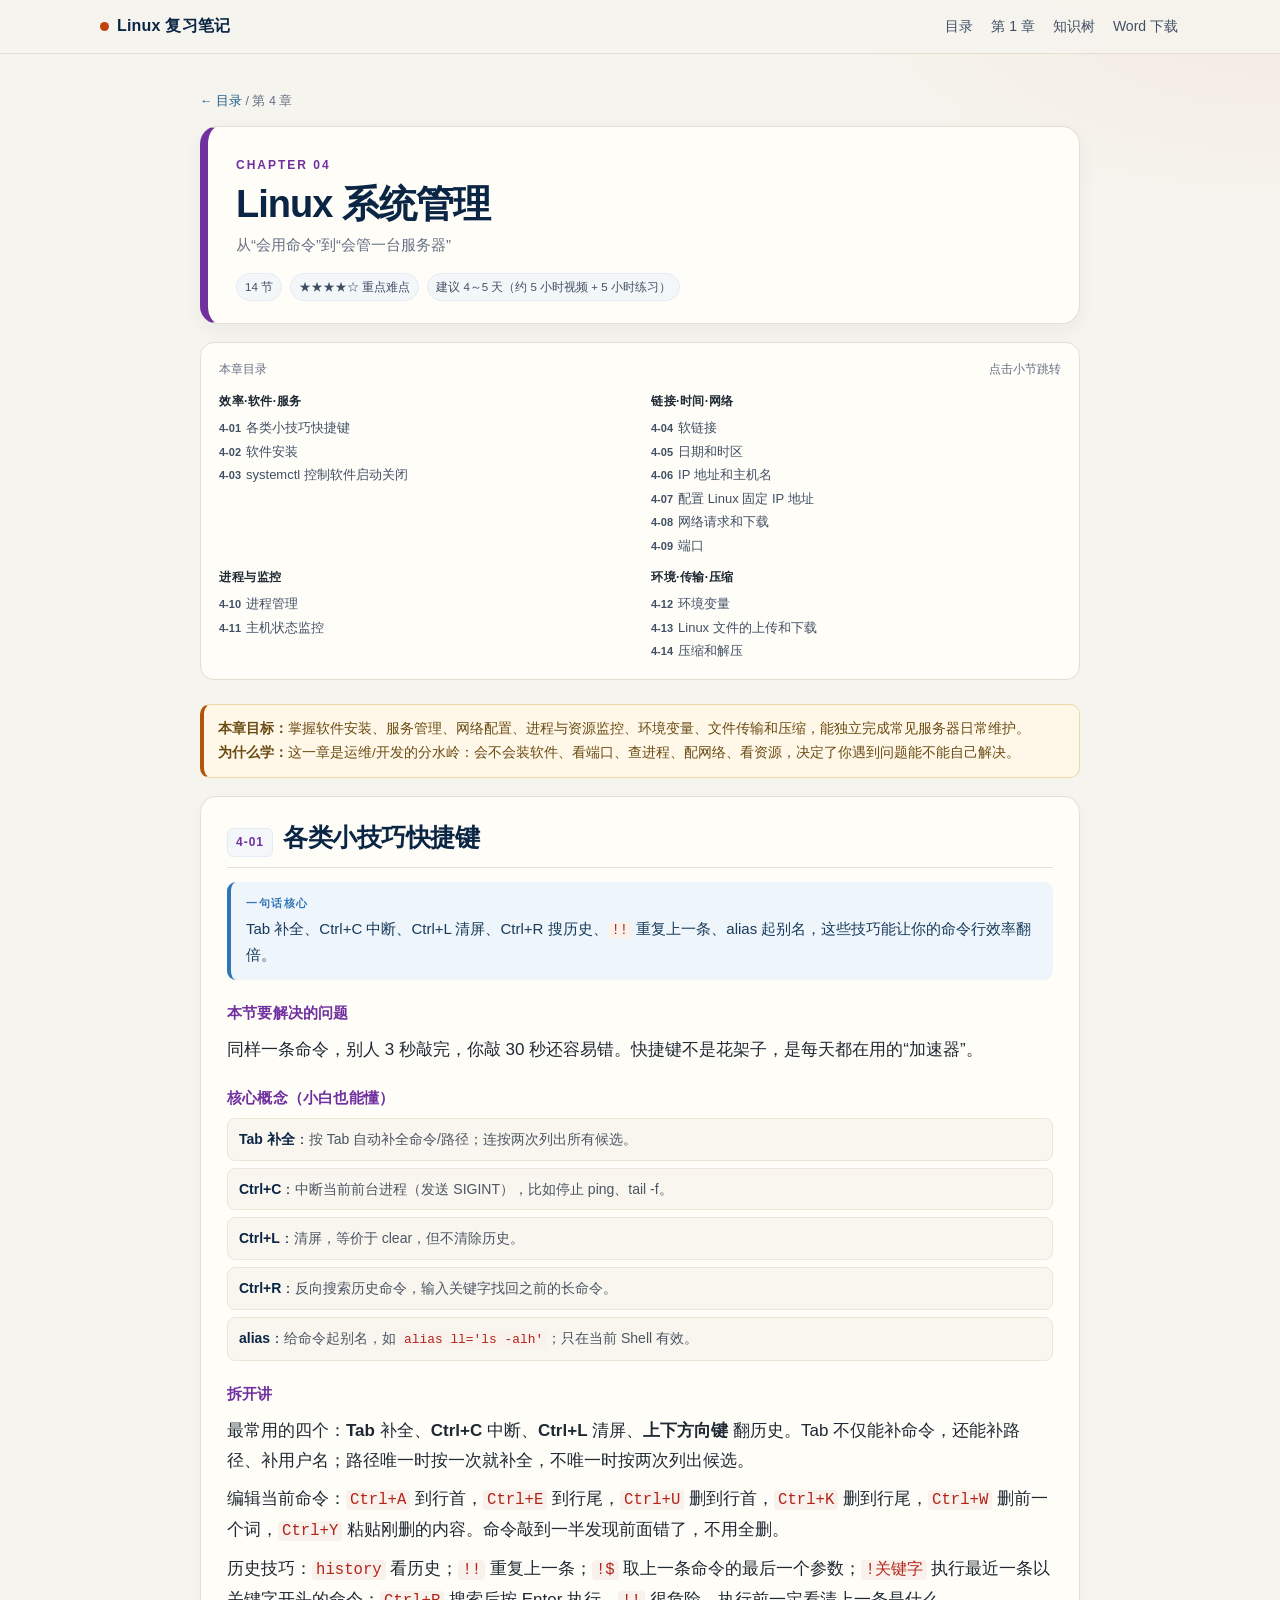
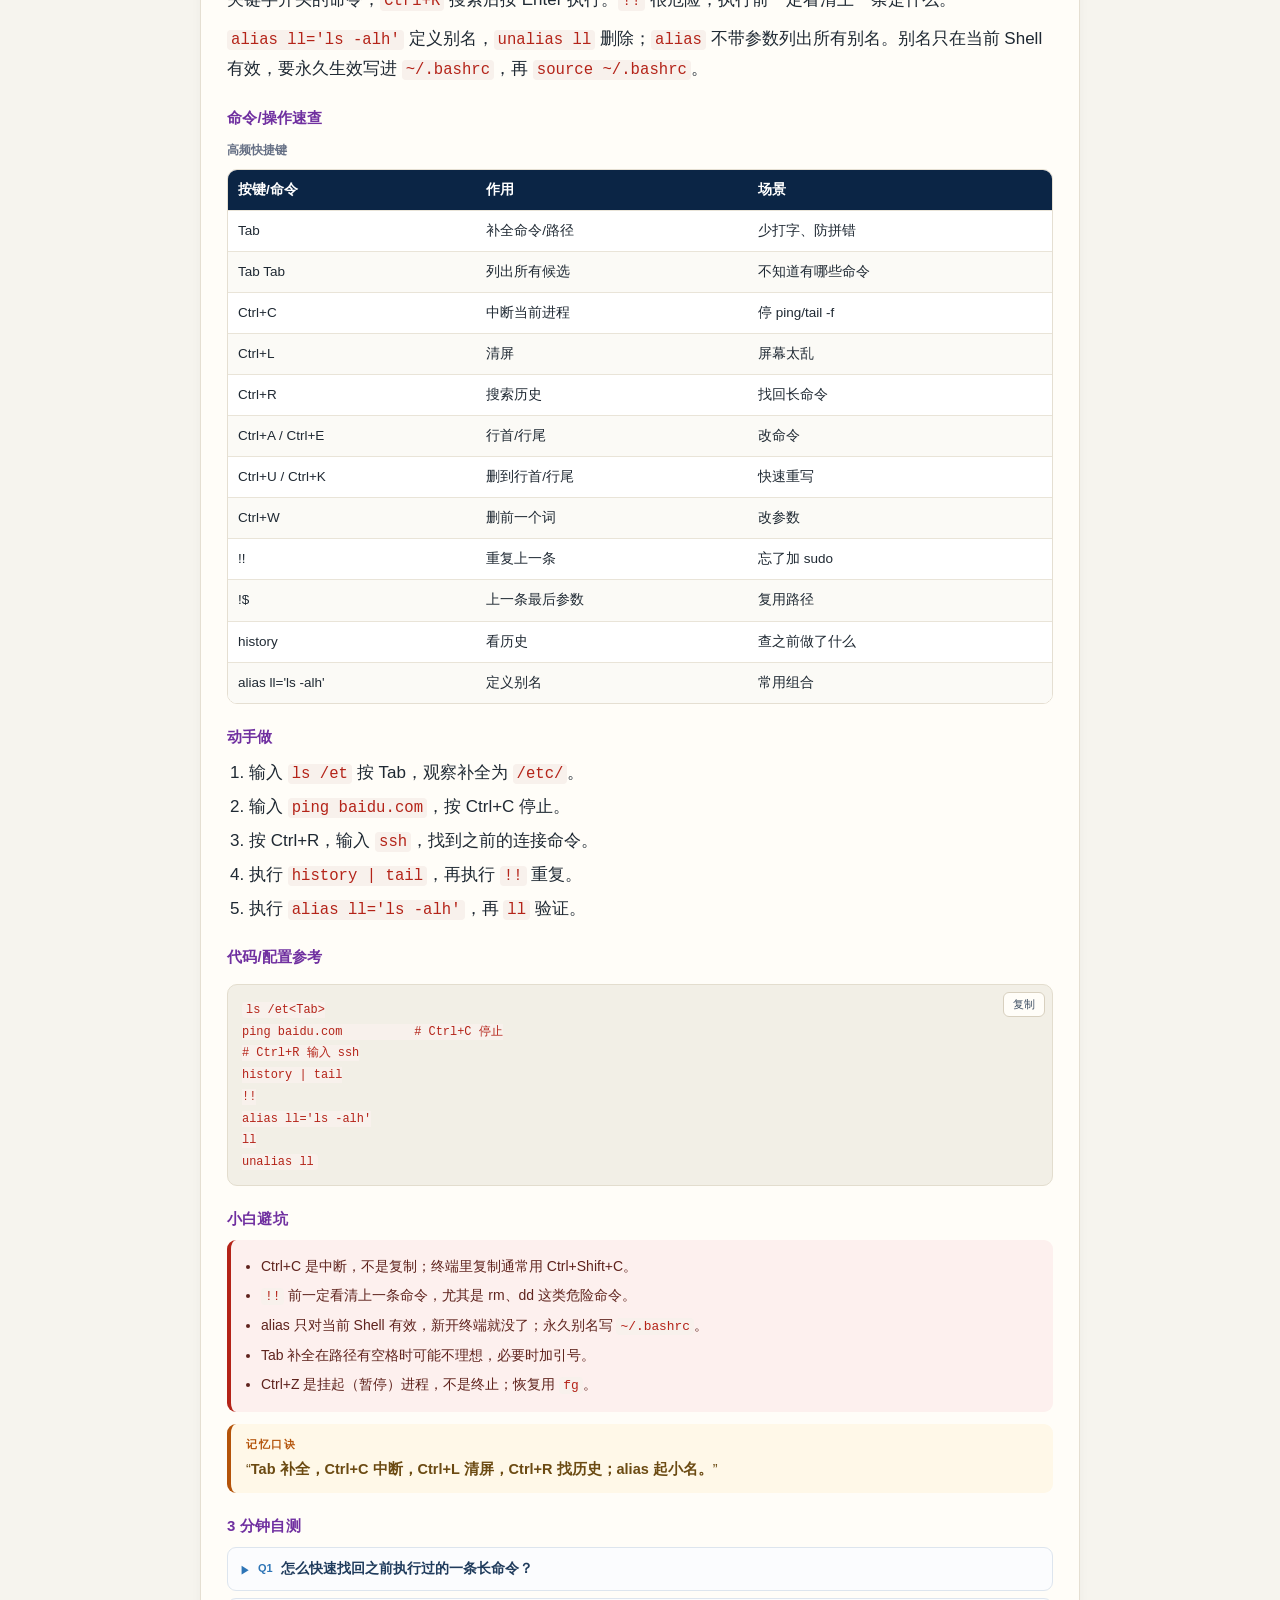
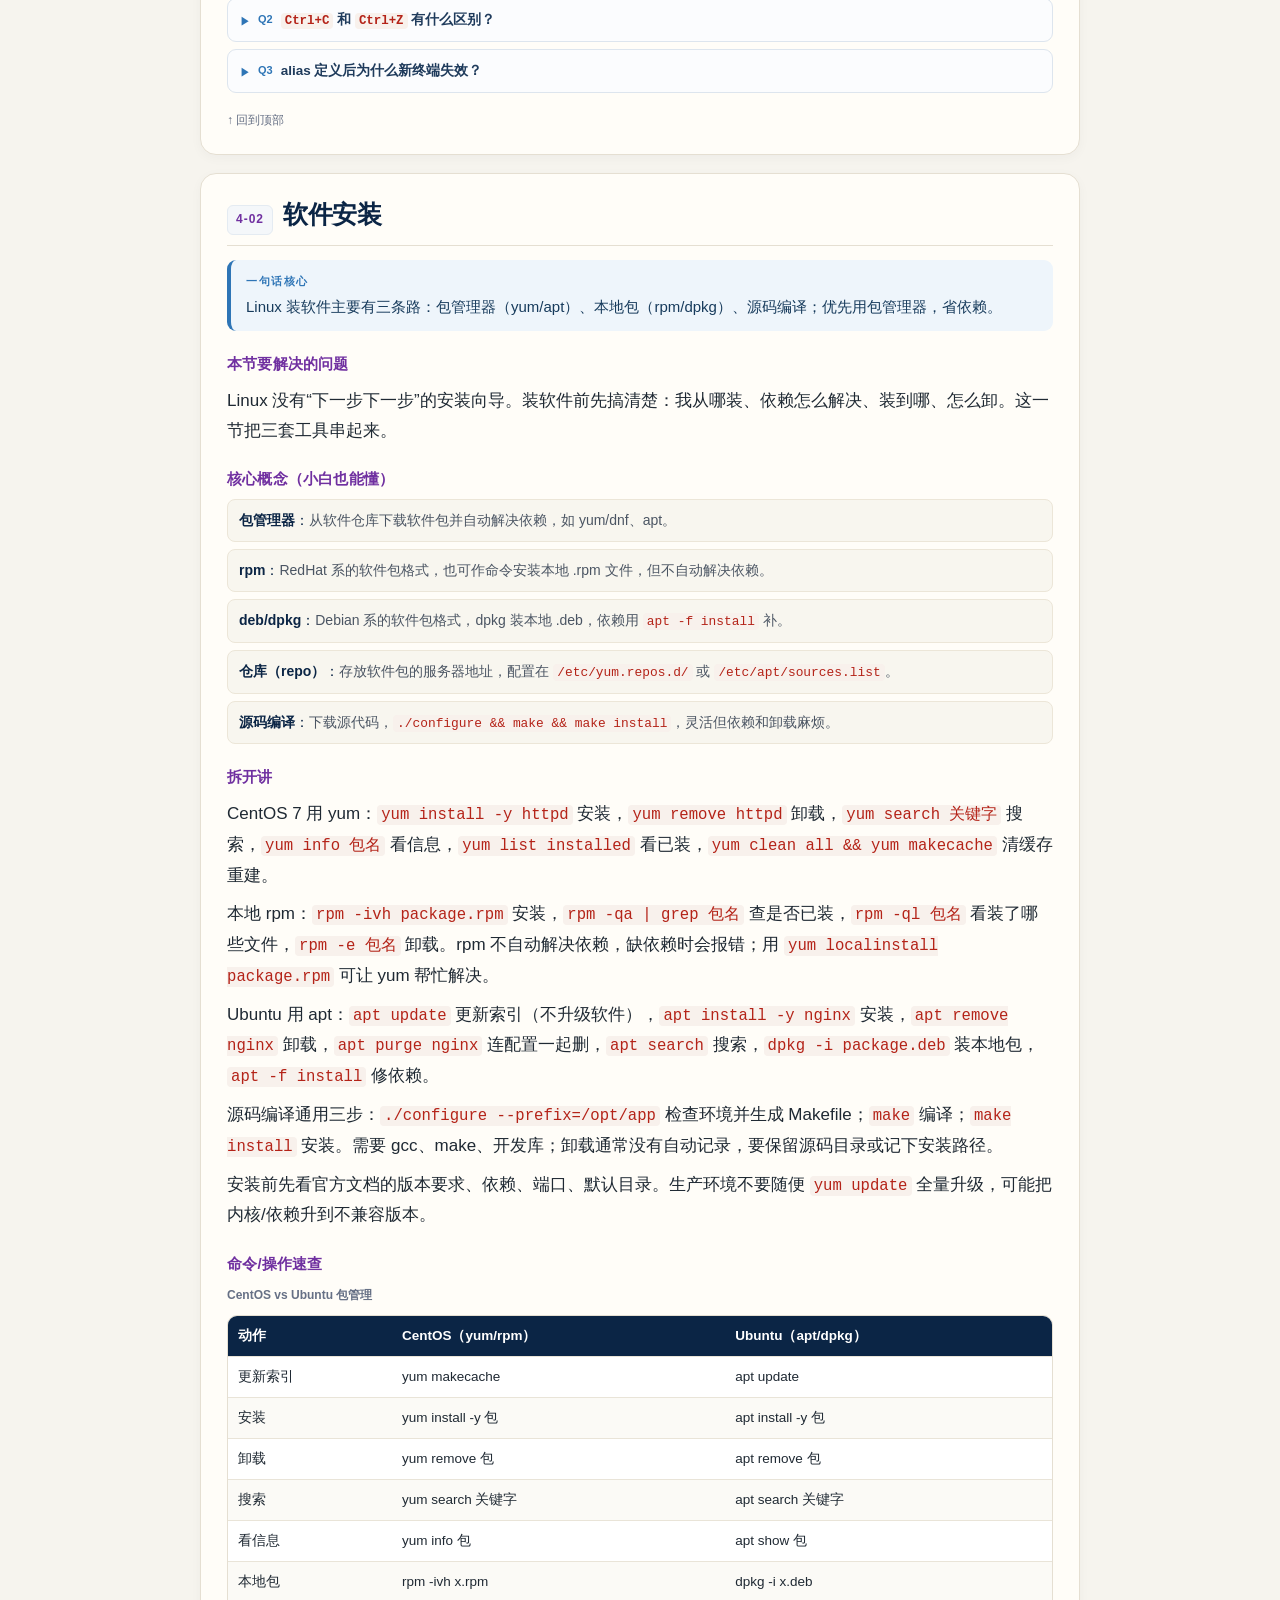
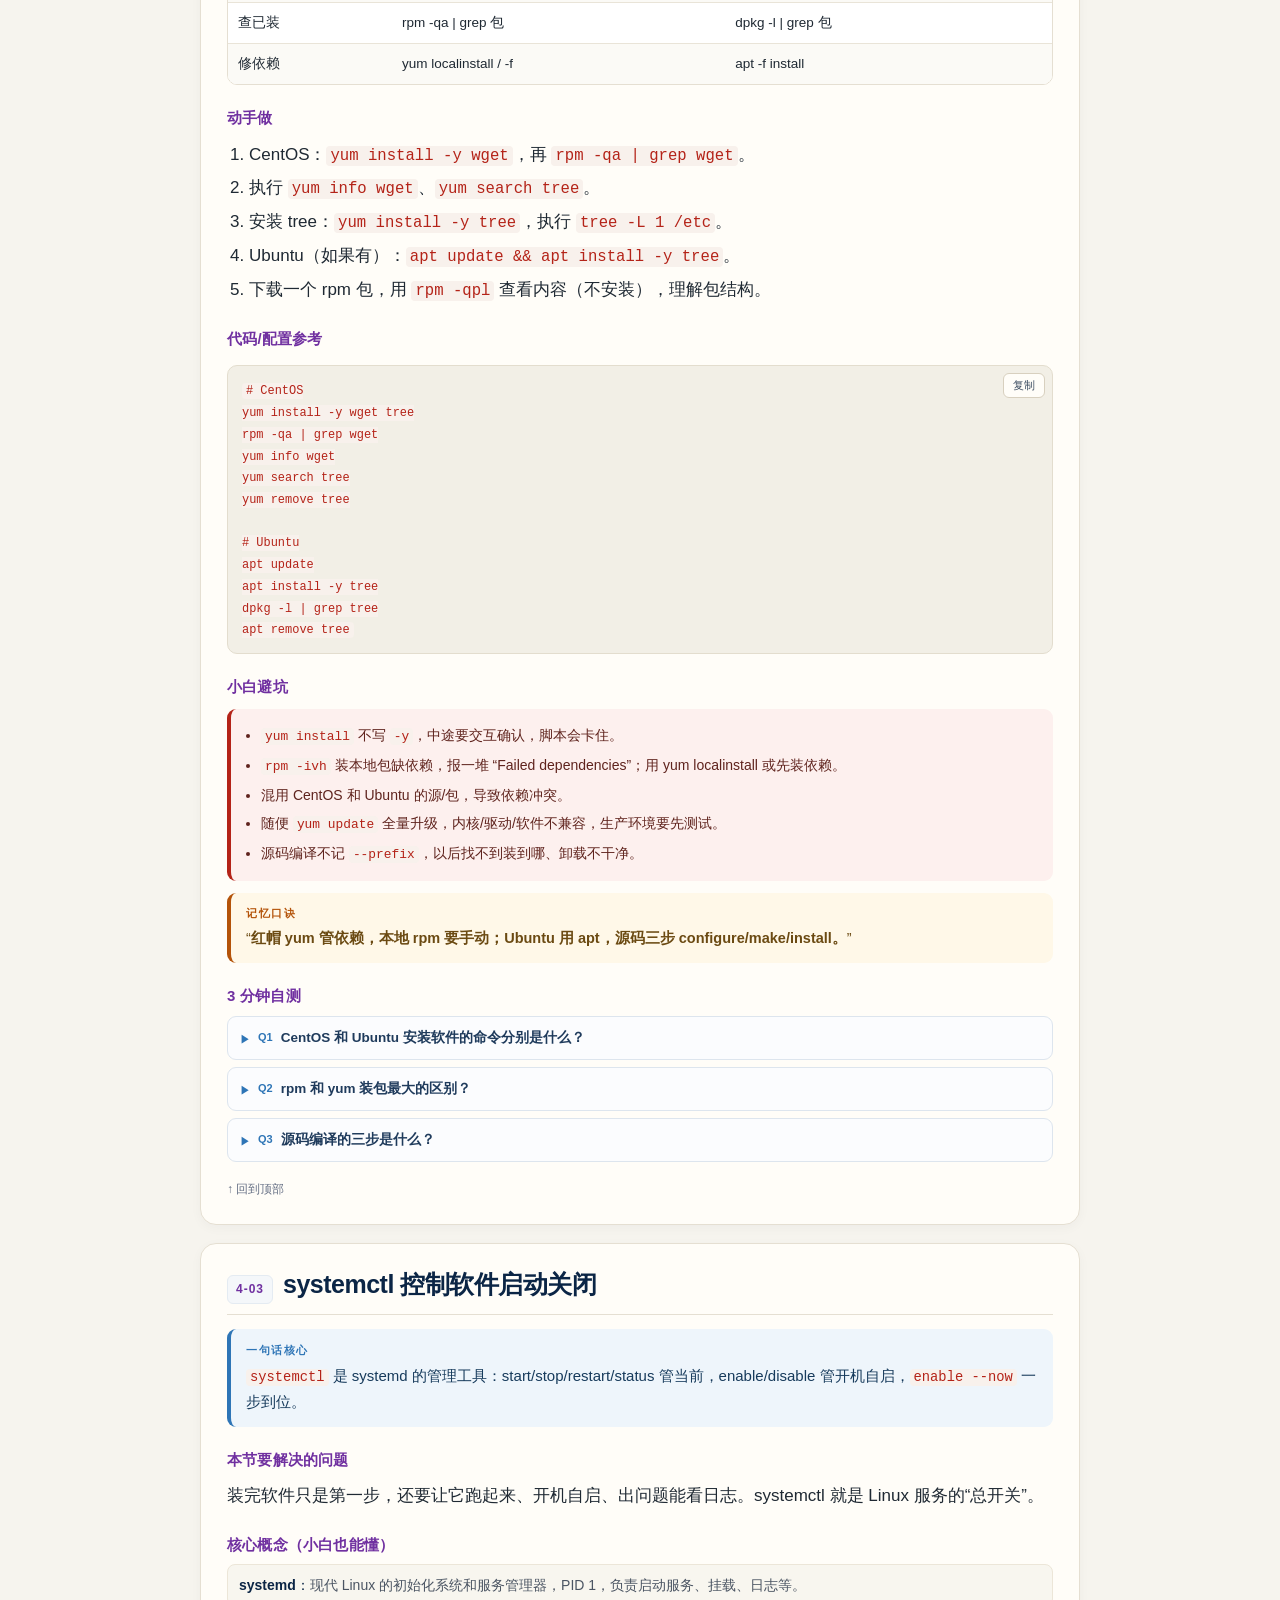
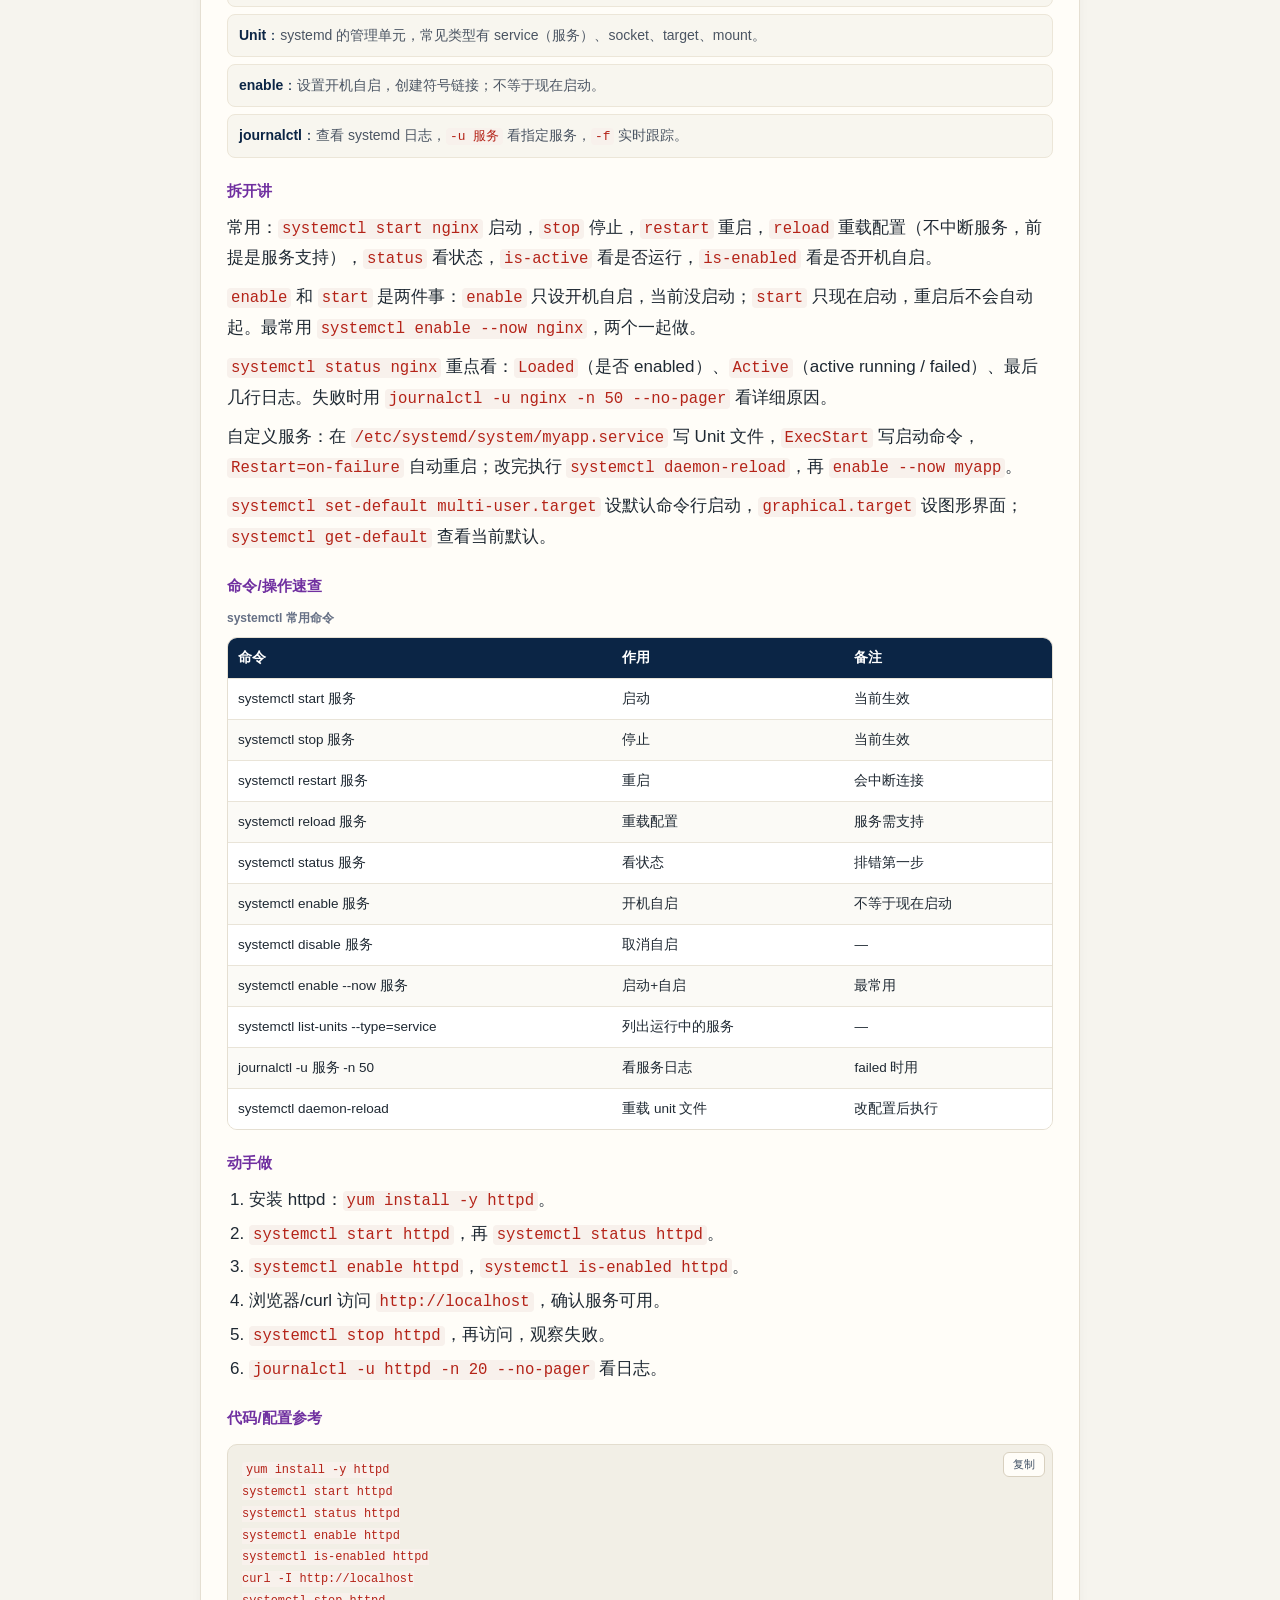
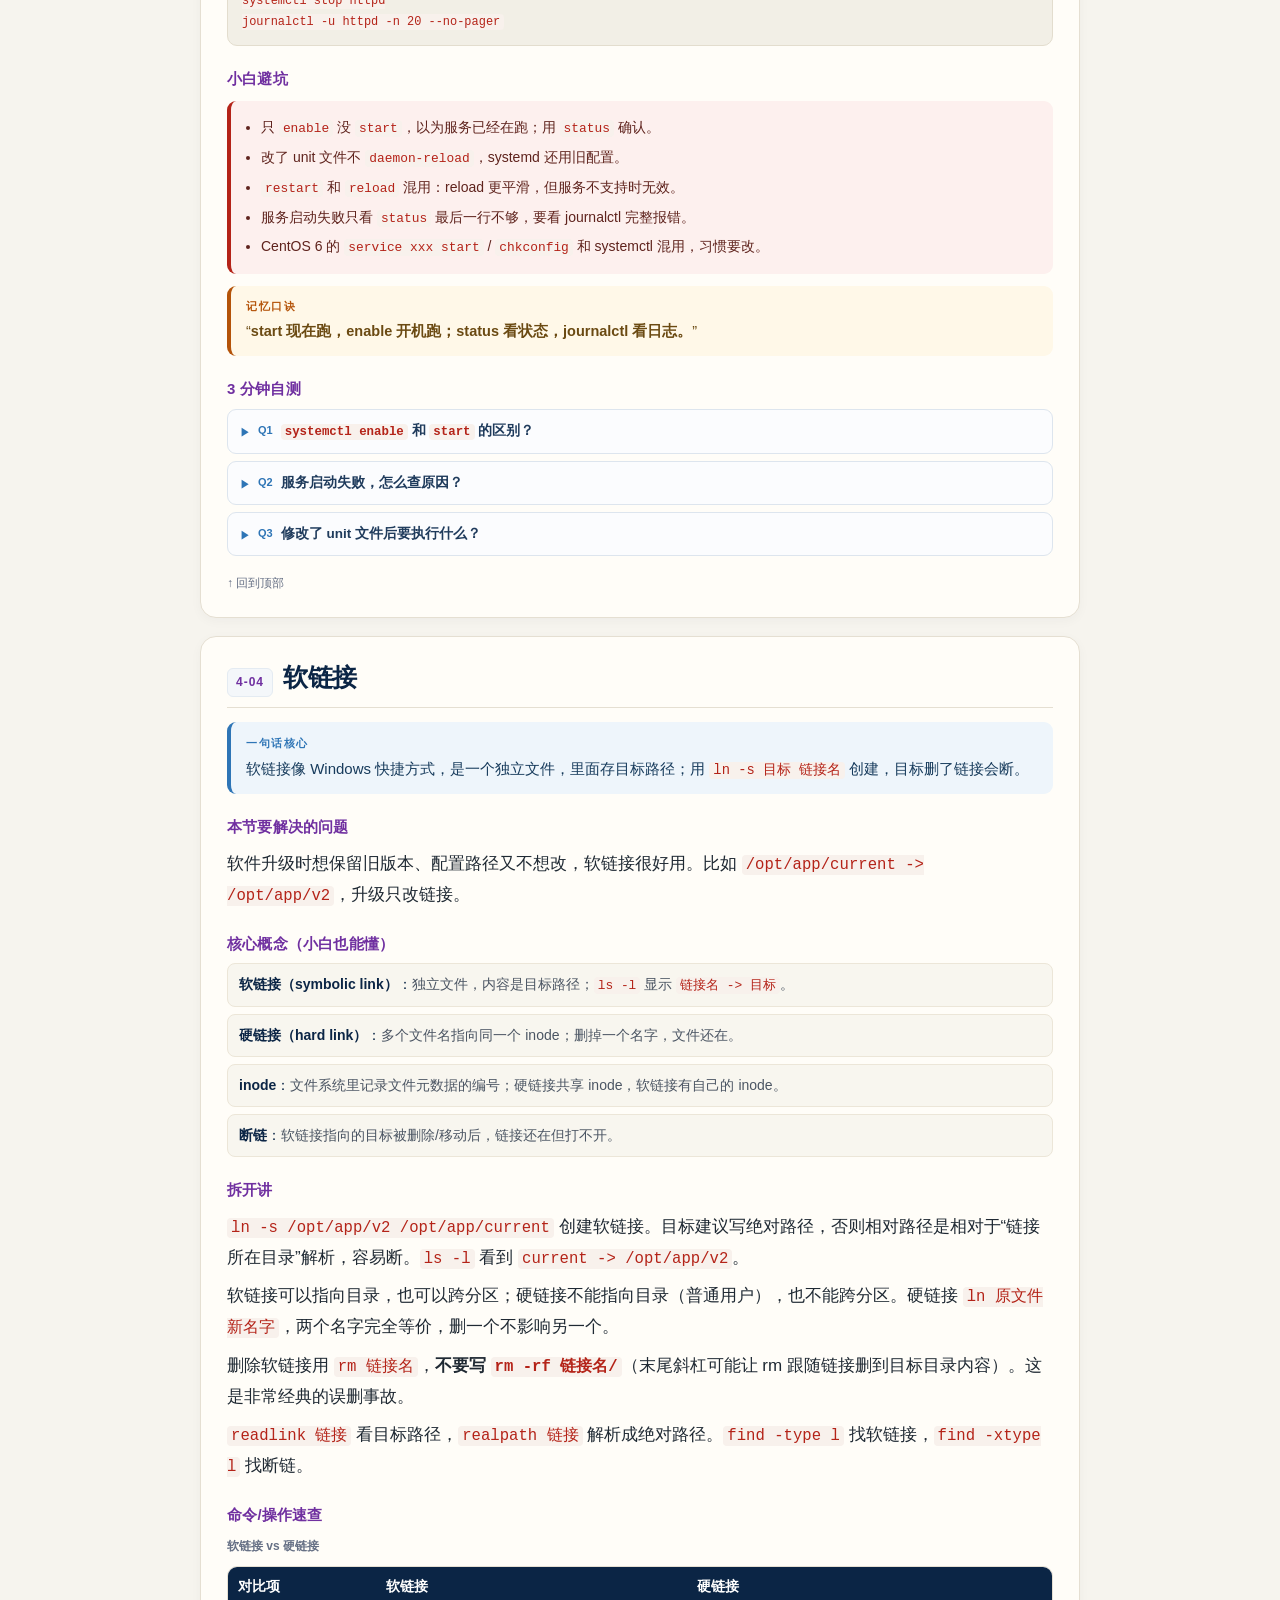
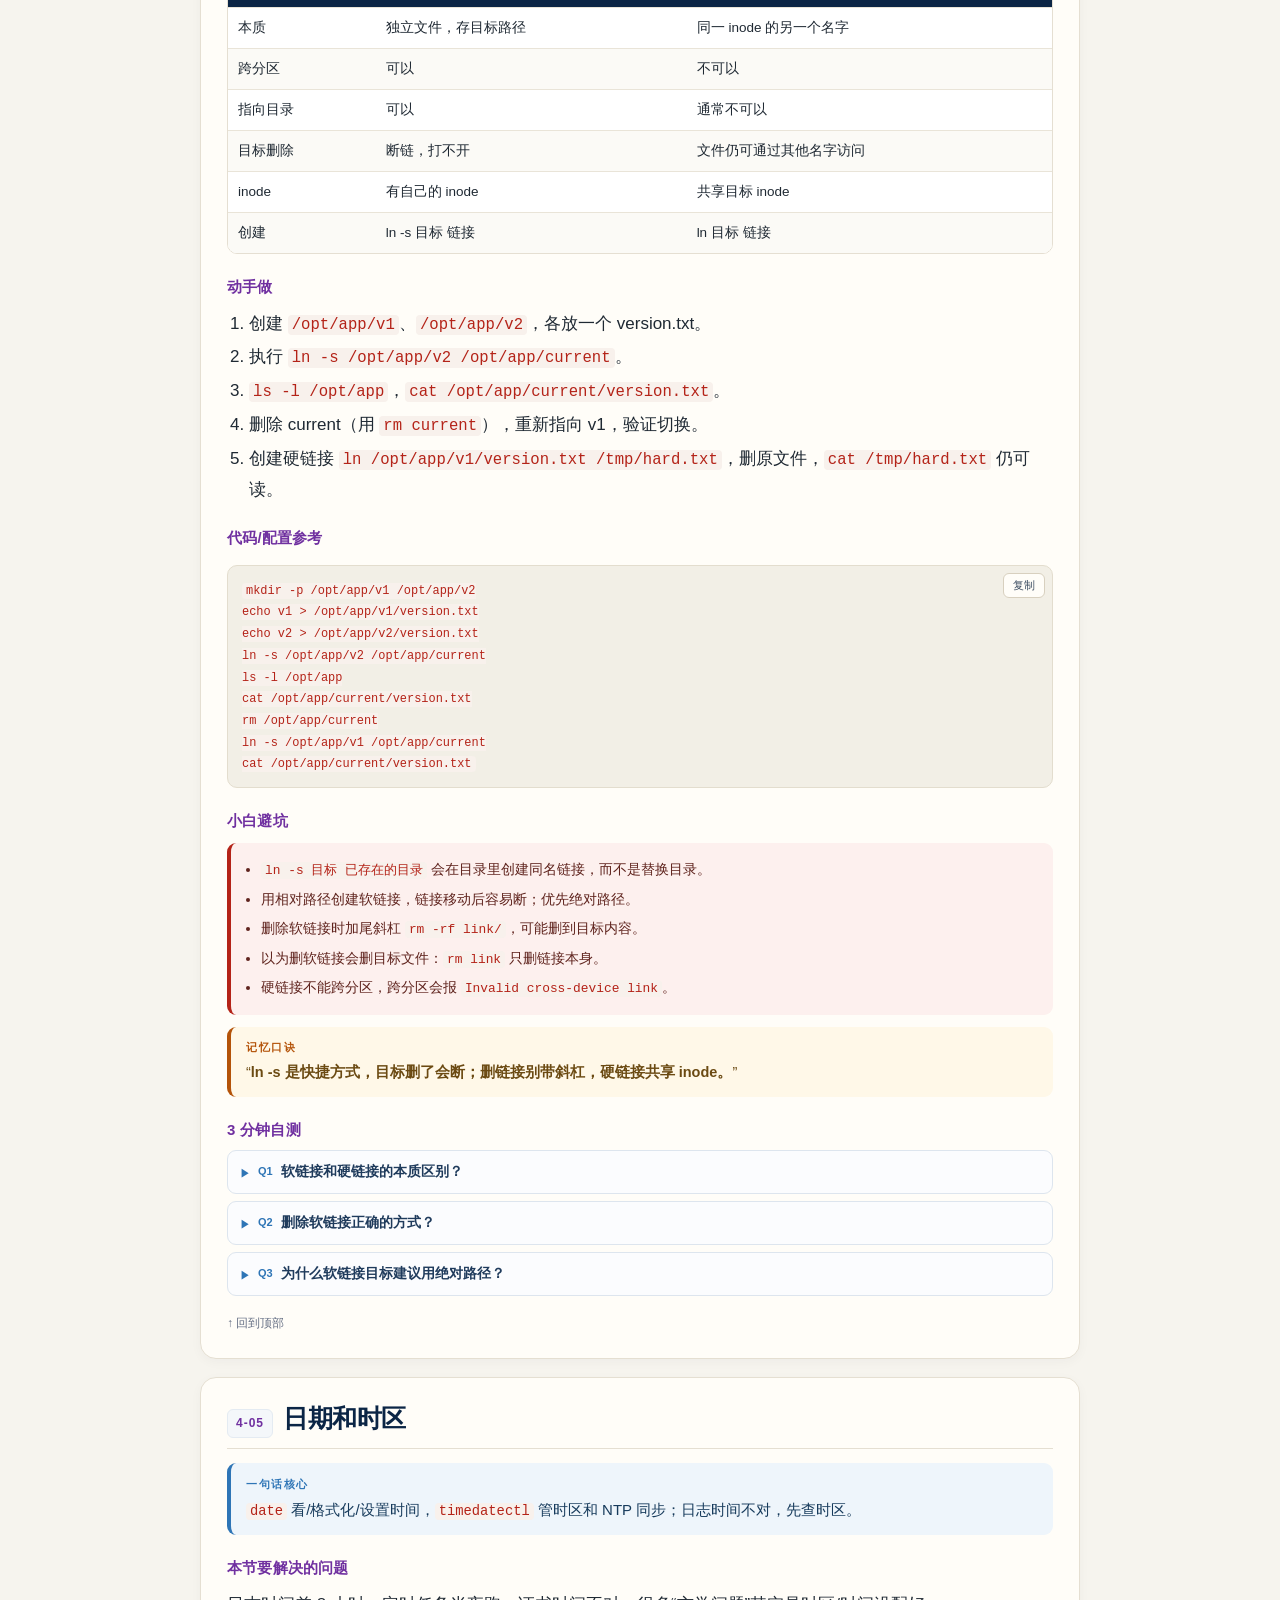
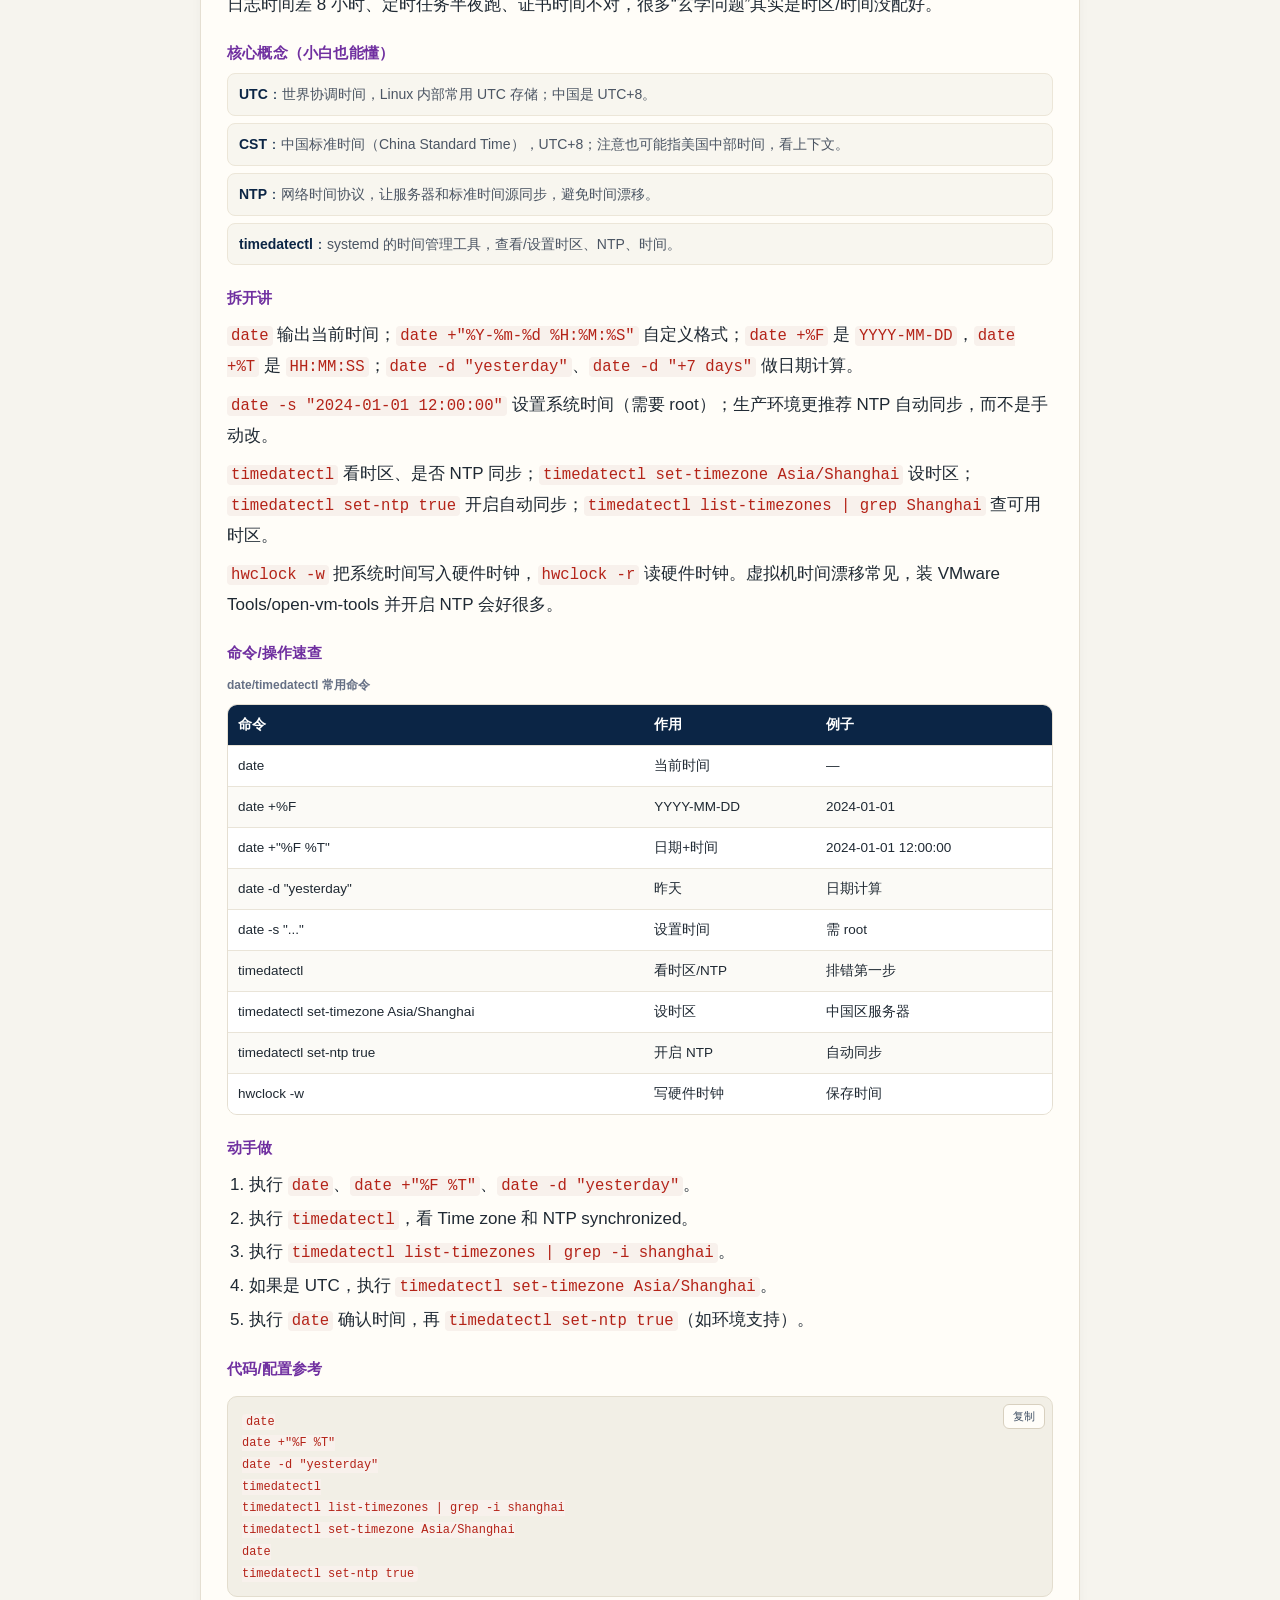
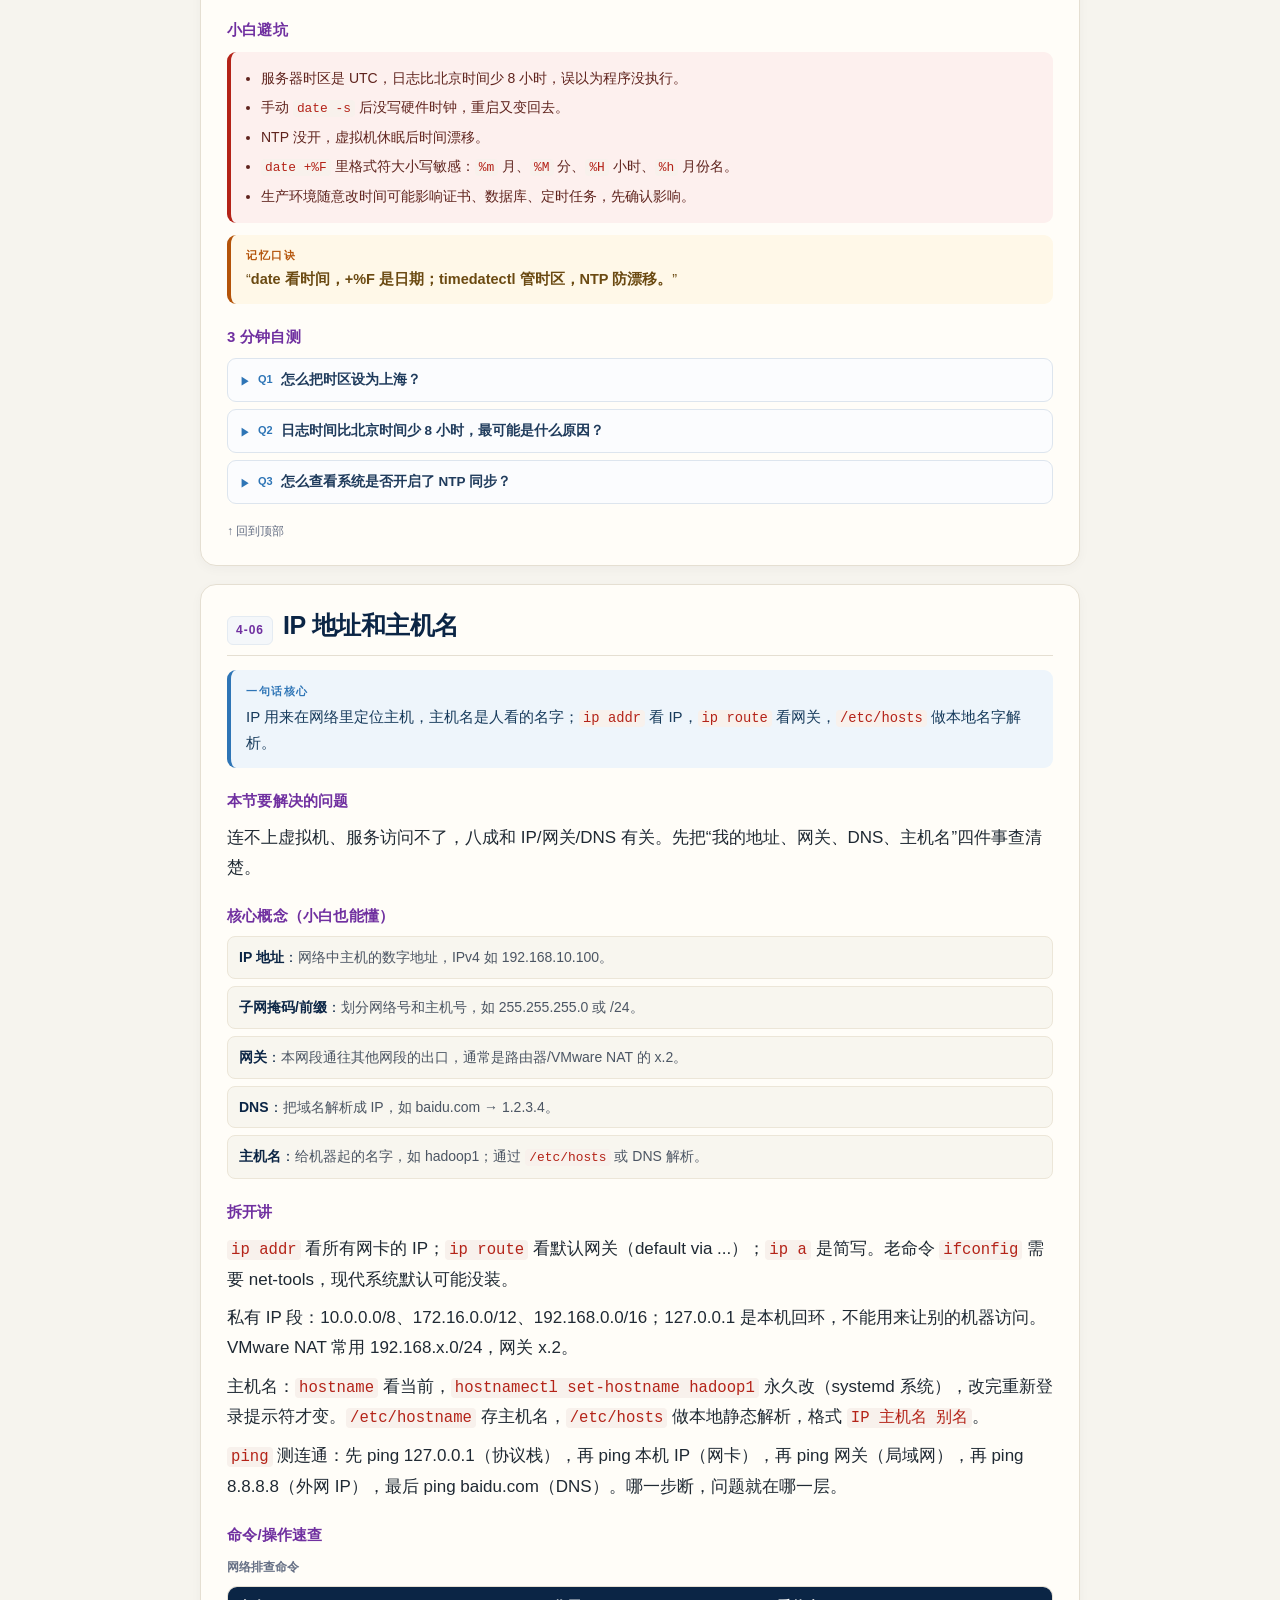
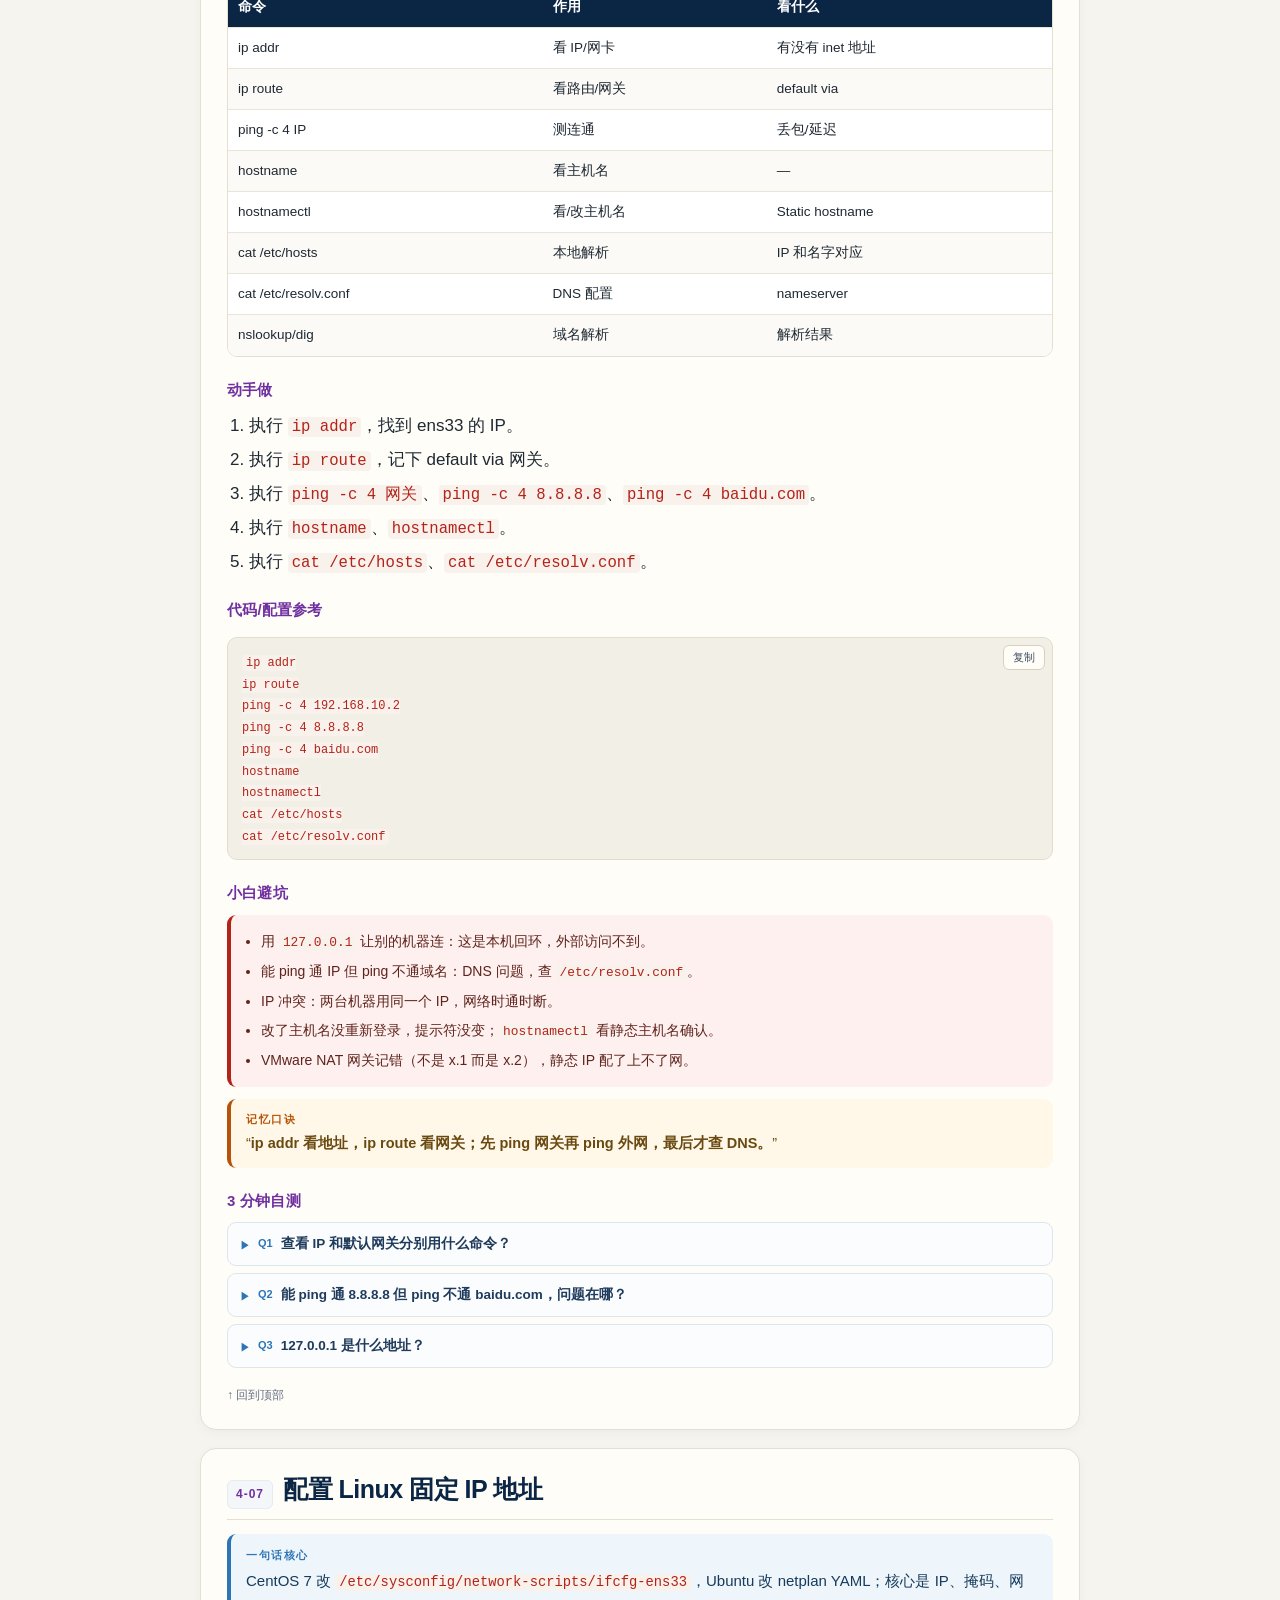
<file: chapter-4.html>
<!doctype html>
<html lang="zh-CN">
<head>
<meta charset="utf-8">
<meta name="viewport" content="width=device-width,initial-scale=1">
<title>第 4 章 Linux 系统管理 · Linux 复习笔记</title>
<meta name="description" content="第 4 章 Linux 系统管理：从“会用命令”到“会管一台服务器”">
<link rel="icon" href="favicon.svg" type="image/svg+xml">
<link rel="stylesheet" href="style.css">
</head>
<body>
<div class="progress"></div>
<header class="topbar">
  <div class="topbar-inner">
    <a class="brand" href="index.html"><span class="dot"></span>Linux 复习笔记</a>
    <nav class="topnav">
      <a href="index.html">目录</a>
      <a href="chapter-1.html">第 1 章</a>
      <a href="tree.html">知识树</a>
      <a href="assets/linux-review.docx">Word 下载</a>
    </nav>
  </div>
</header>

<main class="wrap" id="top">
  <div class="crumb"><a href="index.html">← 目录</a> / 第 4 章</div>
  <section class="chapter-hero" style="--c:#7030A0">
    <div class="ch-badge">CHAPTER 04</div>
    <h1>Linux 系统管理</h1>
    <p>从“会用命令”到“会管一台服务器”</p>
    <div class="ch-meta"><span>14 节</span><span>★★★★☆ 重点难点</span><span>建议 4～5 天（约 5 小时视频 + 5 小时练习）</span></div>
  </section>

  <div class="toc">
    <div class="toc-head"><span>本章目录</span><span>点击小节跳转</span></div>
    <div class="toc-grid"><div class="toc-group"><h3>效率·软件·服务</h3><a href="#4-01"><b>4-01</b>各类小技巧快捷键</a><a href="#4-02"><b>4-02</b>软件安装</a><a href="#4-03"><b>4-03</b>systemctl 控制软件启动关闭</a></div><div class="toc-group"><h3>链接·时间·网络</h3><a href="#4-04"><b>4-04</b>软链接</a><a href="#4-05"><b>4-05</b>日期和时区</a><a href="#4-06"><b>4-06</b>IP 地址和主机名</a><a href="#4-07"><b>4-07</b>配置 Linux 固定 IP 地址</a><a href="#4-08"><b>4-08</b>网络请求和下载</a><a href="#4-09"><b>4-09</b>端口</a></div><div class="toc-group"><h3>进程与监控</h3><a href="#4-10"><b>4-10</b>进程管理</a><a href="#4-11"><b>4-11</b>主机状态监控</a></div><div class="toc-group"><h3>环境·传输·压缩</h3><a href="#4-12"><b>4-12</b>环境变量</a><a href="#4-13"><b>4-13</b>Linux 文件的上传和下载</a><a href="#4-14"><b>4-14</b>压缩和解压</a></div></div>
  </div>

  <div class="note"><strong>本章目标：</strong>掌握软件安装、服务管理、网络配置、进程与资源监控、环境变量、文件传输和压缩，能独立完成常见服务器日常维护。<br><strong>为什么学：</strong>这一章是运维/开发的分水岭：会不会装软件、看端口、查进程、配网络、看资源，决定了你遇到问题能不能自己解决。</div>

  <section class="lesson" id="4-01" style="--c:#7030A0"><div class="lesson-head"><span class="lid">4-01</span><h2>各类小技巧快捷键</h2></div><div class="core"><b>一句话核心</b>Tab 补全、Ctrl+C 中断、Ctrl+L 清屏、Ctrl+R 搜历史、<code>!!</code> 重复上一条、alias 起别名，这些技巧能让你的命令行效率翻倍。</div><h3>本节要解决的问题</h3><p>同样一条命令，别人 3 秒敲完，你敲 30 秒还容易错。快捷键不是花架子，是每天都在用的“加速器”。</p><h3>核心概念（小白也能懂）</h3><dl class="concepts"><div><dt>Tab 补全</dt><dd>按 Tab 自动补全命令/路径；连按两次列出所有候选。</dd></div><div><dt>Ctrl+C</dt><dd>中断当前前台进程（发送 SIGINT），比如停止 ping、tail -f。</dd></div><div><dt>Ctrl+L</dt><dd>清屏，等价于 clear，但不清除历史。</dd></div><div><dt>Ctrl+R</dt><dd>反向搜索历史命令，输入关键字找回之前的长命令。</dd></div><div><dt>alias</dt><dd>给命令起别名，如 <code>alias ll=&#x27;ls -alh&#x27;</code>；只在当前 Shell 有效。</dd></div></dl><h3>拆开讲</h3><p>最常用的四个：<strong>Tab</strong> 补全、<strong>Ctrl+C</strong> 中断、<strong>Ctrl+L</strong> 清屏、<strong>上下方向键</strong> 翻历史。Tab 不仅能补命令，还能补路径、补用户名；路径唯一时按一次就补全，不唯一时按两次列出候选。</p><p>编辑当前命令：<code>Ctrl+A</code> 到行首，<code>Ctrl+E</code> 到行尾，<code>Ctrl+U</code> 删到行首，<code>Ctrl+K</code> 删到行尾，<code>Ctrl+W</code> 删前一个词，<code>Ctrl+Y</code> 粘贴刚删的内容。命令敲到一半发现前面错了，不用全删。</p><p>历史技巧：<code>history</code> 看历史；<code>!!</code> 重复上一条；<code>!$</code> 取上一条命令的最后一个参数；<code>!关键字</code> 执行最近一条以关键字开头的命令；<code>Ctrl+R</code> 搜索后按 Enter 执行。<code>!!</code> 很危险，执行前一定看清上一条是什么。</p><p><code>alias ll=&#x27;ls -alh&#x27;</code> 定义别名，<code>unalias ll</code> 删除；<code>alias</code> 不带参数列出所有别名。别名只在当前 Shell 有效，要永久生效写进 <code>~/.bashrc</code>，再 <code>source ~/.bashrc</code>。</p><h3>命令/操作速查</h3><p class="cap">高频快捷键</p><div class="table-wrap"><table style="min-width:520px"><thead><tr><th>按键/命令</th><th>作用</th><th>场景</th></tr></thead><tbody><tr><td>Tab</td><td>补全命令/路径</td><td>少打字、防拼错</td></tr><tr><td>Tab Tab</td><td>列出所有候选</td><td>不知道有哪些命令</td></tr><tr><td>Ctrl+C</td><td>中断当前进程</td><td>停 ping/tail -f</td></tr><tr><td>Ctrl+L</td><td>清屏</td><td>屏幕太乱</td></tr><tr><td>Ctrl+R</td><td>搜索历史</td><td>找回长命令</td></tr><tr><td>Ctrl+A / Ctrl+E</td><td>行首/行尾</td><td>改命令</td></tr><tr><td>Ctrl+U / Ctrl+K</td><td>删到行首/行尾</td><td>快速重写</td></tr><tr><td>Ctrl+W</td><td>删前一个词</td><td>改参数</td></tr><tr><td>!!</td><td>重复上一条</td><td>忘了加 sudo</td></tr><tr><td>!$</td><td>上一条最后参数</td><td>复用路径</td></tr><tr><td>history</td><td>看历史</td><td>查之前做了什么</td></tr><tr><td>alias ll=&#x27;ls -alh&#x27;</td><td>定义别名</td><td>常用组合</td></tr></tbody></table></div><h3>动手做</h3><ol><li>输入 <code>ls /et</code> 按 Tab，观察补全为 <code>/etc/</code>。</li><li>输入 <code>ping baidu.com</code>，按 Ctrl+C 停止。</li><li>按 Ctrl+R，输入 <code>ssh</code>，找到之前的连接命令。</li><li>执行 <code>history | tail</code>，再执行 <code>!!</code> 重复。</li><li>执行 <code>alias ll=&#x27;ls -alh&#x27;</code>，再 <code>ll</code> 验证。</li></ol><h3>代码/配置参考</h3><div class="code-wrap"><button class="copy-btn" data-copy>复制</button><pre><code>ls /et&lt;Tab&gt;
ping baidu.com          # Ctrl+C 停止
# Ctrl+R 输入 ssh
history | tail
!!
alias ll=&#x27;ls -alh&#x27;
ll
unalias ll</code></pre></div><h3>小白避坑</h3><ul class="pitfalls"><li>Ctrl+C 是中断，不是复制；终端里复制通常用 Ctrl+Shift+C。</li><li><code>!!</code> 前一定看清上一条命令，尤其是 rm、dd 这类危险命令。</li><li>alias 只对当前 Shell 有效，新开终端就没了；永久别名写 <code>~/.bashrc</code>。</li><li>Tab 补全在路径有空格时可能不理想，必要时加引号。</li><li>Ctrl+Z 是挂起（暂停）进程，不是终止；恢复用 <code>fg</code>。</li></ul><div class="mnemonic"><b>记忆口诀</b>“<strong>Tab 补全，Ctrl+C 中断，Ctrl+L 清屏，Ctrl+R 找历史；alias 起小名。</strong>”</div><h3>3 分钟自测</h3><details class="quiz"><summary><span class="qno">Q1</span><span>怎么快速找回之前执行过的一条长命令？</span></summary><div class="answer">答：<code>Ctrl+R</code> 搜索，或 <code>history | grep 关键字</code>。</div></details><details class="quiz"><summary><span class="qno">Q2</span><span><code>Ctrl+C</code> 和 <code>Ctrl+Z</code> 有什么区别？</span></summary><div class="answer">答：Ctrl+C 中断进程；Ctrl+Z 把前台进程挂起（暂停），可用 fg 恢复。</div></details><details class="quiz"><summary><span class="qno">Q3</span><span>alias 定义后为什么新终端失效？</span></summary><div class="answer">答：alias 只在当前 Shell 生效，永久生效要写入 <code>~/.bashrc</code> 等配置文件。</div></details><a class="top-link" href="#top">↑ 回到顶部</a></section><section class="lesson" id="4-02" style="--c:#7030A0"><div class="lesson-head"><span class="lid">4-02</span><h2>软件安装</h2></div><div class="core"><b>一句话核心</b>Linux 装软件主要有三条路：包管理器（yum/apt）、本地包（rpm/dpkg）、源码编译；优先用包管理器，省依赖。</div><h3>本节要解决的问题</h3><p>Linux 没有“下一步下一步”的安装向导。装软件前先搞清楚：我从哪装、依赖怎么解决、装到哪、怎么卸。这一节把三套工具串起来。</p><h3>核心概念（小白也能懂）</h3><dl class="concepts"><div><dt>包管理器</dt><dd>从软件仓库下载软件包并自动解决依赖，如 yum/dnf、apt。</dd></div><div><dt>rpm</dt><dd>RedHat 系的软件包格式，也可作命令安装本地 .rpm 文件，但不自动解决依赖。</dd></div><div><dt>deb/dpkg</dt><dd>Debian 系的软件包格式，dpkg 装本地 .deb，依赖用 <code>apt -f install</code> 补。</dd></div><div><dt>仓库（repo）</dt><dd>存放软件包的服务器地址，配置在 <code>/etc/yum.repos.d/</code> 或 <code>/etc/apt/sources.list</code>。</dd></div><div><dt>源码编译</dt><dd>下载源代码，<code>./configure &amp;&amp; make &amp;&amp; make install</code>，灵活但依赖和卸载麻烦。</dd></div></dl><h3>拆开讲</h3><p>CentOS 7 用 yum：<code>yum install -y httpd</code> 安装，<code>yum remove httpd</code> 卸载，<code>yum search 关键字</code> 搜索，<code>yum info 包名</code> 看信息，<code>yum list installed</code> 看已装，<code>yum clean all &amp;&amp; yum makecache</code> 清缓存重建。</p><p>本地 rpm：<code>rpm -ivh package.rpm</code> 安装，<code>rpm -qa | grep 包名</code> 查是否已装，<code>rpm -ql 包名</code> 看装了哪些文件，<code>rpm -e 包名</code> 卸载。rpm 不自动解决依赖，缺依赖时会报错；用 <code>yum localinstall package.rpm</code> 可让 yum 帮忙解决。</p><p>Ubuntu 用 apt：<code>apt update</code> 更新索引（不升级软件），<code>apt install -y nginx</code> 安装，<code>apt remove nginx</code> 卸载，<code>apt purge nginx</code> 连配置一起删，<code>apt search</code> 搜索，<code>dpkg -i package.deb</code> 装本地包，<code>apt -f install</code> 修依赖。</p><p>源码编译通用三步：<code>./configure --prefix=/opt/app</code> 检查环境并生成 Makefile；<code>make</code> 编译；<code>make install</code> 安装。需要 gcc、make、开发库；卸载通常没有自动记录，要保留源码目录或记下安装路径。</p><p>安装前先看官方文档的版本要求、依赖、端口、默认目录。生产环境不要随便 <code>yum update</code> 全量升级，可能把内核/依赖升到不兼容版本。</p><h3>命令/操作速查</h3><p class="cap">CentOS vs Ubuntu 包管理</p><div class="table-wrap"><table style="min-width:520px"><thead><tr><th>动作</th><th>CentOS（yum/rpm）</th><th>Ubuntu（apt/dpkg）</th></tr></thead><tbody><tr><td>更新索引</td><td>yum makecache</td><td>apt update</td></tr><tr><td>安装</td><td>yum install -y 包</td><td>apt install -y 包</td></tr><tr><td>卸载</td><td>yum remove 包</td><td>apt remove 包</td></tr><tr><td>搜索</td><td>yum search 关键字</td><td>apt search 关键字</td></tr><tr><td>看信息</td><td>yum info 包</td><td>apt show 包</td></tr><tr><td>本地包</td><td>rpm -ivh x.rpm</td><td>dpkg -i x.deb</td></tr><tr><td>查已装</td><td>rpm -qa | grep 包</td><td>dpkg -l | grep 包</td></tr><tr><td>修依赖</td><td>yum localinstall / -f</td><td>apt -f install</td></tr></tbody></table></div><h3>动手做</h3><ol><li>CentOS：<code>yum install -y wget</code>，再 <code>rpm -qa | grep wget</code>。</li><li>执行 <code>yum info wget</code>、<code>yum search tree</code>。</li><li>安装 tree：<code>yum install -y tree</code>，执行 <code>tree -L 1 /etc</code>。</li><li>Ubuntu（如果有）：<code>apt update &amp;&amp; apt install -y tree</code>。</li><li>下载一个 rpm 包，用 <code>rpm -qpl</code> 查看内容（不安装），理解包结构。</li></ol><h3>代码/配置参考</h3><div class="code-wrap"><button class="copy-btn" data-copy>复制</button><pre><code># CentOS
yum install -y wget tree
rpm -qa | grep wget
yum info wget
yum search tree
yum remove tree

# Ubuntu
apt update
apt install -y tree
dpkg -l | grep tree
apt remove tree</code></pre></div><h3>小白避坑</h3><ul class="pitfalls"><li><code>yum install</code> 不写 <code>-y</code>，中途要交互确认，脚本会卡住。</li><li><code>rpm -ivh</code> 装本地包缺依赖，报一堆 “Failed dependencies”；用 yum localinstall 或先装依赖。</li><li>混用 CentOS 和 Ubuntu 的源/包，导致依赖冲突。</li><li>随便 <code>yum update</code> 全量升级，内核/驱动/软件不兼容，生产环境要先测试。</li><li>源码编译不记 <code>--prefix</code>，以后找不到装到哪、卸载不干净。</li></ul><div class="mnemonic"><b>记忆口诀</b>“<strong>红帽 yum 管依赖，本地 rpm 要手动；Ubuntu 用 apt，源码三步 configure/make/install。</strong>”</div><h3>3 分钟自测</h3><details class="quiz"><summary><span class="qno">Q1</span><span>CentOS 和 Ubuntu 安装软件的命令分别是什么？</span></summary><div class="answer">答：CentOS：<code>yum install -y 包</code>；Ubuntu：<code>apt install -y 包</code>。</div></details><details class="quiz"><summary><span class="qno">Q2</span><span>rpm 和 yum 装包最大的区别？</span></summary><div class="answer">答：rpm 只装本地包、不自动解决依赖；yum 从仓库装并自动解决依赖。</div></details><details class="quiz"><summary><span class="qno">Q3</span><span>源码编译的三步是什么？</span></summary><div class="answer">答：<code>./configure</code>、<code>make</code>、<code>make install</code>。</div></details><a class="top-link" href="#top">↑ 回到顶部</a></section><section class="lesson" id="4-03" style="--c:#7030A0"><div class="lesson-head"><span class="lid">4-03</span><h2>systemctl 控制软件启动关闭</h2></div><div class="core"><b>一句话核心</b><code>systemctl</code> 是 systemd 的管理工具：start/stop/restart/status 管当前，enable/disable 管开机自启，<code>enable --now</code> 一步到位。</div><h3>本节要解决的问题</h3><p>装完软件只是第一步，还要让它跑起来、开机自启、出问题能看日志。systemctl 就是 Linux 服务的“总开关”。</p><h3>核心概念（小白也能懂）</h3><dl class="concepts"><div><dt>systemd</dt><dd>现代 Linux 的初始化系统和服务管理器，PID 1，负责启动服务、挂载、日志等。</dd></div><div><dt>Unit</dt><dd>systemd 的管理单元，常见类型有 service（服务）、socket、target、mount。</dd></div><div><dt>enable</dt><dd>设置开机自启，创建符号链接；不等于现在启动。</dd></div><div><dt>journalctl</dt><dd>查看 systemd 日志，<code>-u 服务</code> 看指定服务，<code>-f</code> 实时跟踪。</dd></div></dl><h3>拆开讲</h3><p>常用：<code>systemctl start nginx</code> 启动，<code>stop</code> 停止，<code>restart</code> 重启，<code>reload</code> 重载配置（不中断服务，前提是服务支持），<code>status</code> 看状态，<code>is-active</code> 看是否运行，<code>is-enabled</code> 看是否开机自启。</p><p><code>enable</code> 和 <code>start</code> 是两件事：<code>enable</code> 只设开机自启，当前没启动；<code>start</code> 只现在启动，重启后不会自动起。最常用 <code>systemctl enable --now nginx</code>，两个一起做。</p><p><code>systemctl status nginx</code> 重点看：<code>Loaded</code>（是否 enabled）、<code>Active</code>（active running / failed）、最后几行日志。失败时用 <code>journalctl -u nginx -n 50 --no-pager</code> 看详细原因。</p><p>自定义服务：在 <code>/etc/systemd/system/myapp.service</code> 写 Unit 文件，<code>ExecStart</code> 写启动命令，<code>Restart=on-failure</code> 自动重启；改完执行 <code>systemctl daemon-reload</code>，再 <code>enable --now myapp</code>。</p><p><code>systemctl set-default multi-user.target</code> 设默认命令行启动，<code>graphical.target</code> 设图形界面；<code>systemctl get-default</code> 查看当前默认。</p><h3>命令/操作速查</h3><p class="cap">systemctl 常用命令</p><div class="table-wrap"><table style="min-width:520px"><thead><tr><th>命令</th><th>作用</th><th>备注</th></tr></thead><tbody><tr><td>systemctl start 服务</td><td>启动</td><td>当前生效</td></tr><tr><td>systemctl stop 服务</td><td>停止</td><td>当前生效</td></tr><tr><td>systemctl restart 服务</td><td>重启</td><td>会中断连接</td></tr><tr><td>systemctl reload 服务</td><td>重载配置</td><td>服务需支持</td></tr><tr><td>systemctl status 服务</td><td>看状态</td><td>排错第一步</td></tr><tr><td>systemctl enable 服务</td><td>开机自启</td><td>不等于现在启动</td></tr><tr><td>systemctl disable 服务</td><td>取消自启</td><td>—</td></tr><tr><td>systemctl enable --now 服务</td><td>启动+自启</td><td>最常用</td></tr><tr><td>systemctl list-units --type=service</td><td>列出运行中的服务</td><td>—</td></tr><tr><td>journalctl -u 服务 -n 50</td><td>看服务日志</td><td>failed 时用</td></tr><tr><td>systemctl daemon-reload</td><td>重载 unit 文件</td><td>改配置后执行</td></tr></tbody></table></div><h3>动手做</h3><ol><li>安装 httpd：<code>yum install -y httpd</code>。</li><li><code>systemctl start httpd</code>，再 <code>systemctl status httpd</code>。</li><li><code>systemctl enable httpd</code>，<code>systemctl is-enabled httpd</code>。</li><li>浏览器/curl 访问 <code>http://localhost</code>，确认服务可用。</li><li><code>systemctl stop httpd</code>，再访问，观察失败。</li><li><code>journalctl -u httpd -n 20 --no-pager</code> 看日志。</li></ol><h3>代码/配置参考</h3><div class="code-wrap"><button class="copy-btn" data-copy>复制</button><pre><code>yum install -y httpd
systemctl start httpd
systemctl status httpd
systemctl enable httpd
systemctl is-enabled httpd
curl -I http://localhost
systemctl stop httpd
journalctl -u httpd -n 20 --no-pager</code></pre></div><h3>小白避坑</h3><ul class="pitfalls"><li>只 <code>enable</code> 没 <code>start</code>，以为服务已经在跑；用 <code>status</code> 确认。</li><li>改了 unit 文件不 <code>daemon-reload</code>，systemd 还用旧配置。</li><li><code>restart</code> 和 <code>reload</code> 混用：reload 更平滑，但服务不支持时无效。</li><li>服务启动失败只看 <code>status</code> 最后一行不够，要看 journalctl 完整报错。</li><li>CentOS 6 的 <code>service xxx start</code> / <code>chkconfig</code> 和 systemctl 混用，习惯要改。</li></ul><div class="mnemonic"><b>记忆口诀</b>“<strong>start 现在跑，enable 开机跑；status 看状态，journalctl 看日志。</strong>”</div><h3>3 分钟自测</h3><details class="quiz"><summary><span class="qno">Q1</span><span><code>systemctl enable</code> 和 <code>start</code> 的区别？</span></summary><div class="answer">答：enable 设开机自启；start 现在启动；<code>enable --now</code> 两者一起。</div></details><details class="quiz"><summary><span class="qno">Q2</span><span>服务启动失败，怎么查原因？</span></summary><div class="answer">答：<code>systemctl status 服务</code> 看概况，<code>journalctl -u 服务 -n 50</code> 看详细日志。</div></details><details class="quiz"><summary><span class="qno">Q3</span><span>修改了 unit 文件后要执行什么？</span></summary><div class="answer">答：<code>systemctl daemon-reload</code>。</div></details><a class="top-link" href="#top">↑ 回到顶部</a></section><section class="lesson" id="4-04" style="--c:#7030A0"><div class="lesson-head"><span class="lid">4-04</span><h2>软链接</h2></div><div class="core"><b>一句话核心</b>软链接像 Windows 快捷方式，是一个独立文件，里面存目标路径；用 <code>ln -s 目标 链接名</code> 创建，目标删了链接会断。</div><h3>本节要解决的问题</h3><p>软件升级时想保留旧版本、配置路径又不想改，软链接很好用。比如 <code>/opt/app/current -&gt; /opt/app/v2</code>，升级只改链接。</p><h3>核心概念（小白也能懂）</h3><dl class="concepts"><div><dt>软链接（symbolic link）</dt><dd>独立文件，内容是目标路径；<code>ls -l</code> 显示 <code>链接名 -&gt; 目标</code>。</dd></div><div><dt>硬链接（hard link）</dt><dd>多个文件名指向同一个 inode；删掉一个名字，文件还在。</dd></div><div><dt>inode</dt><dd>文件系统里记录文件元数据的编号；硬链接共享 inode，软链接有自己的 inode。</dd></div><div><dt>断链</dt><dd>软链接指向的目标被删除/移动后，链接还在但打不开。</dd></div></dl><h3>拆开讲</h3><p><code>ln -s /opt/app/v2 /opt/app/current</code> 创建软链接。目标建议写绝对路径，否则相对路径是相对于“链接所在目录”解析，容易断。<code>ls -l</code> 看到 <code>current -&gt; /opt/app/v2</code>。</p><p>软链接可以指向目录，也可以跨分区；硬链接不能指向目录（普通用户），也不能跨分区。硬链接 <code>ln 原文件 新名字</code>，两个名字完全等价，删一个不影响另一个。</p><p>删除软链接用 <code>rm 链接名</code>，<strong>不要写 <code>rm -rf 链接名/</code></strong>（末尾斜杠可能让 rm 跟随链接删到目标目录内容）。这是非常经典的误删事故。</p><p><code>readlink 链接</code> 看目标路径，<code>realpath 链接</code> 解析成绝对路径。<code>find -type l</code> 找软链接，<code>find -xtype l</code> 找断链。</p><h3>命令/操作速查</h3><p class="cap">软链接 vs 硬链接</p><div class="table-wrap"><table style="min-width:520px"><thead><tr><th>对比项</th><th>软链接</th><th>硬链接</th></tr></thead><tbody><tr><td>本质</td><td>独立文件，存目标路径</td><td>同一 inode 的另一个名字</td></tr><tr><td>跨分区</td><td>可以</td><td>不可以</td></tr><tr><td>指向目录</td><td>可以</td><td>通常不可以</td></tr><tr><td>目标删除</td><td>断链，打不开</td><td>文件仍可通过其他名字访问</td></tr><tr><td>inode</td><td>有自己的 inode</td><td>共享目标 inode</td></tr><tr><td>创建</td><td>ln -s 目标 链接</td><td>ln 目标 链接</td></tr></tbody></table></div><h3>动手做</h3><ol><li>创建 <code>/opt/app/v1</code>、<code>/opt/app/v2</code>，各放一个 version.txt。</li><li>执行 <code>ln -s /opt/app/v2 /opt/app/current</code>。</li><li><code>ls -l /opt/app</code>，<code>cat /opt/app/current/version.txt</code>。</li><li>删除 current（用 <code>rm current</code>），重新指向 v1，验证切换。</li><li>创建硬链接 <code>ln /opt/app/v1/version.txt /tmp/hard.txt</code>，删原文件，<code>cat /tmp/hard.txt</code> 仍可读。</li></ol><h3>代码/配置参考</h3><div class="code-wrap"><button class="copy-btn" data-copy>复制</button><pre><code>mkdir -p /opt/app/v1 /opt/app/v2
echo v1 &gt; /opt/app/v1/version.txt
echo v2 &gt; /opt/app/v2/version.txt
ln -s /opt/app/v2 /opt/app/current
ls -l /opt/app
cat /opt/app/current/version.txt
rm /opt/app/current
ln -s /opt/app/v1 /opt/app/current
cat /opt/app/current/version.txt</code></pre></div><h3>小白避坑</h3><ul class="pitfalls"><li><code>ln -s 目标 已存在的目录</code> 会在目录里创建同名链接，而不是替换目录。</li><li>用相对路径创建软链接，链接移动后容易断；优先绝对路径。</li><li>删除软链接时加尾斜杠 <code>rm -rf link/</code>，可能删到目标内容。</li><li>以为删软链接会删目标文件：<code>rm link</code> 只删链接本身。</li><li>硬链接不能跨分区，跨分区会报 <code>Invalid cross-device link</code>。</li></ul><div class="mnemonic"><b>记忆口诀</b>“<strong>ln -s 是快捷方式，目标删了会断；删链接别带斜杠，硬链接共享 inode。</strong>”</div><h3>3 分钟自测</h3><details class="quiz"><summary><span class="qno">Q1</span><span>软链接和硬链接的本质区别？</span></summary><div class="answer">答：软链接是独立文件存目标路径；硬链接是同一 inode 的另一个名字。</div></details><details class="quiz"><summary><span class="qno">Q2</span><span>删除软链接正确的方式？</span></summary><div class="answer">答：<code>rm 链接名</code>，不要带尾斜杠。</div></details><details class="quiz"><summary><span class="qno">Q3</span><span>为什么软链接目标建议用绝对路径？</span></summary><div class="answer">答：相对路径是相对链接所在目录解析，链接移动后容易断。</div></details><a class="top-link" href="#top">↑ 回到顶部</a></section><section class="lesson" id="4-05" style="--c:#7030A0"><div class="lesson-head"><span class="lid">4-05</span><h2>日期和时区</h2></div><div class="core"><b>一句话核心</b><code>date</code> 看/格式化/设置时间，<code>timedatectl</code> 管时区和 NTP 同步；日志时间不对，先查时区。</div><h3>本节要解决的问题</h3><p>日志时间差 8 小时、定时任务半夜跑、证书时间不对，很多“玄学问题”其实是时区/时间没配好。</p><h3>核心概念（小白也能懂）</h3><dl class="concepts"><div><dt>UTC</dt><dd>世界协调时间，Linux 内部常用 UTC 存储；中国是 UTC+8。</dd></div><div><dt>CST</dt><dd>中国标准时间（China Standard Time），UTC+8；注意也可能指美国中部时间，看上下文。</dd></div><div><dt>NTP</dt><dd>网络时间协议，让服务器和标准时间源同步，避免时间漂移。</dd></div><div><dt>timedatectl</dt><dd>systemd 的时间管理工具，查看/设置时区、NTP、时间。</dd></div></dl><h3>拆开讲</h3><p><code>date</code> 输出当前时间；<code>date +&quot;%Y-%m-%d %H:%M:%S&quot;</code> 自定义格式；<code>date +%F</code> 是 <code>YYYY-MM-DD</code>，<code>date +%T</code> 是 <code>HH:MM:SS</code>；<code>date -d &quot;yesterday&quot;</code>、<code>date -d &quot;+7 days&quot;</code> 做日期计算。</p><p><code>date -s &quot;2024-01-01 12:00:00&quot;</code> 设置系统时间（需要 root）；生产环境更推荐 NTP 自动同步，而不是手动改。</p><p><code>timedatectl</code> 看时区、是否 NTP 同步；<code>timedatectl set-timezone Asia/Shanghai</code> 设时区；<code>timedatectl set-ntp true</code> 开启自动同步；<code>timedatectl list-timezones | grep Shanghai</code> 查可用时区。</p><p><code>hwclock -w</code> 把系统时间写入硬件时钟，<code>hwclock -r</code> 读硬件时钟。虚拟机时间漂移常见，装 VMware Tools/open-vm-tools 并开启 NTP 会好很多。</p><h3>命令/操作速查</h3><p class="cap">date/timedatectl 常用命令</p><div class="table-wrap"><table style="min-width:520px"><thead><tr><th>命令</th><th>作用</th><th>例子</th></tr></thead><tbody><tr><td>date</td><td>当前时间</td><td>—</td></tr><tr><td>date +%F</td><td>YYYY-MM-DD</td><td>2024-01-01</td></tr><tr><td>date +&quot;%F %T&quot;</td><td>日期+时间</td><td>2024-01-01 12:00:00</td></tr><tr><td>date -d &quot;yesterday&quot;</td><td>昨天</td><td>日期计算</td></tr><tr><td>date -s &quot;...&quot;</td><td>设置时间</td><td>需 root</td></tr><tr><td>timedatectl</td><td>看时区/NTP</td><td>排错第一步</td></tr><tr><td>timedatectl set-timezone Asia/Shanghai</td><td>设时区</td><td>中国区服务器</td></tr><tr><td>timedatectl set-ntp true</td><td>开启 NTP</td><td>自动同步</td></tr><tr><td>hwclock -w</td><td>写硬件时钟</td><td>保存时间</td></tr></tbody></table></div><h3>动手做</h3><ol><li>执行 <code>date</code>、<code>date +&quot;%F %T&quot;</code>、<code>date -d &quot;yesterday&quot;</code>。</li><li>执行 <code>timedatectl</code>，看 Time zone 和 NTP synchronized。</li><li>执行 <code>timedatectl list-timezones | grep -i shanghai</code>。</li><li>如果是 UTC，执行 <code>timedatectl set-timezone Asia/Shanghai</code>。</li><li>执行 <code>date</code> 确认时间，再 <code>timedatectl set-ntp true</code>（如环境支持）。</li></ol><h3>代码/配置参考</h3><div class="code-wrap"><button class="copy-btn" data-copy>复制</button><pre><code>date
date +&quot;%F %T&quot;
date -d &quot;yesterday&quot;
timedatectl
timedatectl list-timezones | grep -i shanghai
timedatectl set-timezone Asia/Shanghai
date
timedatectl set-ntp true</code></pre></div><h3>小白避坑</h3><ul class="pitfalls"><li>服务器时区是 UTC，日志比北京时间少 8 小时，误以为程序没执行。</li><li>手动 <code>date -s</code> 后没写硬件时钟，重启又变回去。</li><li>NTP 没开，虚拟机休眠后时间漂移。</li><li><code>date +%F</code> 里格式符大小写敏感：<code>%m</code> 月、<code>%M</code> 分、<code>%H</code> 小时、<code>%h</code> 月份名。</li><li>生产环境随意改时间可能影响证书、数据库、定时任务，先确认影响。</li></ul><div class="mnemonic"><b>记忆口诀</b>“<strong>date 看时间，+%F 是日期；timedatectl 管时区，NTP 防漂移。</strong>”</div><h3>3 分钟自测</h3><details class="quiz"><summary><span class="qno">Q1</span><span>怎么把时区设为上海？</span></summary><div class="answer">答：<code>timedatectl set-timezone Asia/Shanghai</code>。</div></details><details class="quiz"><summary><span class="qno">Q2</span><span>日志时间比北京时间少 8 小时，最可能是什么原因？</span></summary><div class="answer">答：系统时区是 UTC，没设成 Asia/Shanghai。</div></details><details class="quiz"><summary><span class="qno">Q3</span><span>怎么查看系统是否开启了 NTP 同步？</span></summary><div class="answer">答：<code>timedatectl</code> 看 <code>NTP synchronized: yes</code>。</div></details><a class="top-link" href="#top">↑ 回到顶部</a></section><section class="lesson" id="4-06" style="--c:#7030A0"><div class="lesson-head"><span class="lid">4-06</span><h2>IP 地址和主机名</h2></div><div class="core"><b>一句话核心</b>IP 用来在网络里定位主机，主机名是人看的名字；<code>ip addr</code> 看 IP，<code>ip route</code> 看网关，<code>/etc/hosts</code> 做本地名字解析。</div><h3>本节要解决的问题</h3><p>连不上虚拟机、服务访问不了，八成和 IP/网关/DNS 有关。先把“我的地址、网关、DNS、主机名”四件事查清楚。</p><h3>核心概念（小白也能懂）</h3><dl class="concepts"><div><dt>IP 地址</dt><dd>网络中主机的数字地址，IPv4 如 192.168.10.100。</dd></div><div><dt>子网掩码/前缀</dt><dd>划分网络号和主机号，如 255.255.255.0 或 /24。</dd></div><div><dt>网关</dt><dd>本网段通往其他网段的出口，通常是路由器/VMware NAT 的 x.2。</dd></div><div><dt>DNS</dt><dd>把域名解析成 IP，如 baidu.com → 1.2.3.4。</dd></div><div><dt>主机名</dt><dd>给机器起的名字，如 hadoop1；通过 <code>/etc/hosts</code> 或 DNS 解析。</dd></div></dl><h3>拆开讲</h3><p><code>ip addr</code> 看所有网卡的 IP；<code>ip route</code> 看默认网关（default via ...）；<code>ip a</code> 是简写。老命令 <code>ifconfig</code> 需要 net-tools，现代系统默认可能没装。</p><p>私有 IP 段：10.0.0.0/8、172.16.0.0/12、192.168.0.0/16；127.0.0.1 是本机回环，不能用来让别的机器访问。VMware NAT 常用 192.168.x.0/24，网关 x.2。</p><p>主机名：<code>hostname</code> 看当前，<code>hostnamectl set-hostname hadoop1</code> 永久改（systemd 系统），改完重新登录提示符才变。<code>/etc/hostname</code> 存主机名，<code>/etc/hosts</code> 做本地静态解析，格式 <code>IP 主机名 别名</code>。</p><p><code>ping</code> 测连通：先 ping 127.0.0.1（协议栈），再 ping 本机 IP（网卡），再 ping 网关（局域网），再 ping 8.8.8.8（外网 IP），最后 ping baidu.com（DNS）。哪一步断，问题就在哪一层。</p><h3>命令/操作速查</h3><p class="cap">网络排查命令</p><div class="table-wrap"><table style="min-width:520px"><thead><tr><th>命令</th><th>作用</th><th>看什么</th></tr></thead><tbody><tr><td>ip addr</td><td>看 IP/网卡</td><td>有没有 inet 地址</td></tr><tr><td>ip route</td><td>看路由/网关</td><td>default via</td></tr><tr><td>ping -c 4 IP</td><td>测连通</td><td>丢包/延迟</td></tr><tr><td>hostname</td><td>看主机名</td><td>—</td></tr><tr><td>hostnamectl</td><td>看/改主机名</td><td>Static hostname</td></tr><tr><td>cat /etc/hosts</td><td>本地解析</td><td>IP 和名字对应</td></tr><tr><td>cat /etc/resolv.conf</td><td>DNS 配置</td><td>nameserver</td></tr><tr><td>nslookup/dig</td><td>域名解析</td><td>解析结果</td></tr></tbody></table></div><h3>动手做</h3><ol><li>执行 <code>ip addr</code>，找到 ens33 的 IP。</li><li>执行 <code>ip route</code>，记下 default via 网关。</li><li>执行 <code>ping -c 4 网关</code>、<code>ping -c 4 8.8.8.8</code>、<code>ping -c 4 baidu.com</code>。</li><li>执行 <code>hostname</code>、<code>hostnamectl</code>。</li><li>执行 <code>cat /etc/hosts</code>、<code>cat /etc/resolv.conf</code>。</li></ol><h3>代码/配置参考</h3><div class="code-wrap"><button class="copy-btn" data-copy>复制</button><pre><code>ip addr
ip route
ping -c 4 192.168.10.2
ping -c 4 8.8.8.8
ping -c 4 baidu.com
hostname
hostnamectl
cat /etc/hosts
cat /etc/resolv.conf</code></pre></div><h3>小白避坑</h3><ul class="pitfalls"><li>用 <code>127.0.0.1</code> 让别的机器连：这是本机回环，外部访问不到。</li><li>能 ping 通 IP 但 ping 不通域名：DNS 问题，查 <code>/etc/resolv.conf</code>。</li><li>IP 冲突：两台机器用同一个 IP，网络时通时断。</li><li>改了主机名没重新登录，提示符没变；<code>hostnamectl</code> 看静态主机名确认。</li><li>VMware NAT 网关记错（不是 x.1 而是 x.2），静态 IP 配了上不了网。</li></ul><div class="mnemonic"><b>记忆口诀</b>“<strong>ip addr 看地址，ip route 看网关；先 ping 网关再 ping 外网，最后才查 DNS。</strong>”</div><h3>3 分钟自测</h3><details class="quiz"><summary><span class="qno">Q1</span><span>查看 IP 和默认网关分别用什么命令？</span></summary><div class="answer">答：<code>ip addr</code> 和 <code>ip route</code>。</div></details><details class="quiz"><summary><span class="qno">Q2</span><span>能 ping 通 8.8.8.8 但 ping 不通 baidu.com，问题在哪？</span></summary><div class="answer">答：DNS 解析，检查 <code>/etc/resolv.conf</code> 或 DNS 配置。</div></details><details class="quiz"><summary><span class="qno">Q3</span><span>127.0.0.1 是什么地址？</span></summary><div class="answer">答：本机回环地址，只能本机访问。</div></details><a class="top-link" href="#top">↑ 回到顶部</a></section><section class="lesson" id="4-07" style="--c:#7030A0"><div class="lesson-head"><span class="lid">4-07</span><h2>配置 Linux 固定 IP 地址</h2></div><div class="core"><b>一句话核心</b>CentOS 7 改 <code>/etc/sysconfig/network-scripts/ifcfg-ens33</code>，Ubuntu 改 netplan YAML；核心是 IP、掩码、网关、DNS 四项，改完重启网络并验证。</div><h3>本节要解决的问题</h3><p>虚拟机默认 DHCP，IP 可能变，SSH 连接和集群配置都会受影响。搭集群前必须把 IP 固定下来。</p><h3>核心概念（小白也能懂）</h3><dl class="concepts"><div><dt>DHCP</dt><dd>自动分配 IP，方便但地址可能变；学习/服务器建议静态。</dd></div><div><dt>静态 IP</dt><dd>手动指定 IP、掩码、网关、DNS，地址固定。</dd></div><div><dt>ifcfg 文件</dt><dd>CentOS 7 网卡配置，路径 <code>/etc/sysconfig/network-scripts/ifcfg-ens33</code>。</dd></div><div><dt>netplan</dt><dd>Ubuntu 17.10+ 的网络配置，YAML 格式，<code>netplan apply</code> 生效。</dd></div></dl><h3>拆开讲</h3><p>CentOS 7 先 <code>ip addr</code> 确认网卡名（ens33）。编辑 <code>/etc/sysconfig/network-scripts/ifcfg-ens33</code>：<code>BOOTPROTO=static</code>、<code>ONBOOT=yes</code>、<code>IPADDR=192.168.10.100</code>、<code>NETMASK=255.255.255.0</code>（或 <code>PREFIX=24</code>）、<code>GATEWAY=192.168.10.2</code>、<code>DNS1=8.8.8.8</code>、<code>DNS2=114.114.114.114</code>。</p><p>改完 <code>systemctl restart network</code>（CentOS 7）或 <code>nmcli connection reload &amp;&amp; nmcli connection up ens33</code>。如果报错，用 <code>journalctl -xe</code>、<code>cat /var/log/messages</code> 看原因。</p><p>Ubuntu 18.04+ 用 netplan，配置文件常在 <code>/etc/netplan/00-installer-config.yaml</code> 或 <code>50-cloud-init.yaml</code>。YAML 严格缩进，空格不能用 Tab。改完 <code>netplan try</code>（确认后回车）或 <code>netplan apply</code>。</p><p>验证顺序：<code>ip addr</code> 看 IP 是否生效 → <code>ip route</code> 看网关 → <code>ping 网关</code> → <code>ping 8.8.8.8</code> → <code>ping baidu.com</code>。任何一步失败，按层排查。</p><h3>命令/操作速查</h3><p class="cap">CentOS 7 ifcfg 关键项</p><div class="table-wrap"><table style="min-width:520px"><thead><tr><th>配置项</th><th>示例</th><th>说明</th></tr></thead><tbody><tr><td>BOOTPROTO</td><td>static</td><td>静态 IP</td></tr><tr><td>ONBOOT</td><td>yes</td><td>开机启用网卡</td></tr><tr><td>IPADDR</td><td>192.168.10.100</td><td>你的固定 IP</td></tr><tr><td>NETMASK/PREFIX</td><td>255.255.255.0 / 24</td><td>二选一</td></tr><tr><td>GATEWAY</td><td>192.168.10.2</td><td>VMware NAT 网关</td></tr><tr><td>DNS1</td><td>8.8.8.8</td><td>域名解析</td></tr><tr><td>DNS2</td><td>114.114.114.114</td><td>备用 DNS</td></tr></tbody></table></div><h3>动手做</h3><ol><li><code>ip addr</code> 确认网卡名和当前网段。</li><li>备份配置：<code>cp ifcfg-ens33 ifcfg-ens33.bak</code>。</li><li>编辑 ifcfg 文件，设置 static/IP/掩码/网关/DNS。</li><li><code>systemctl restart network</code>，<code>ip addr</code> 验证。</li><li>按网关 → 外网 IP → 域名顺序 ping 验证。</li><li>Ubuntu 则编辑 netplan YAML，<code>netplan apply</code> 后同样验证。</li></ol><h3>代码/配置参考</h3><div class="code-wrap"><button class="copy-btn" data-copy>复制</button><pre><code># CentOS 7
cd /etc/sysconfig/network-scripts/
cp ifcfg-ens33 ifcfg-ens33.bak
vi ifcfg-ens33
# BOOTPROTO=static
# ONBOOT=yes
# IPADDR=192.168.10.100
# NETMASK=255.255.255.0
# GATEWAY=192.168.10.2
# DNS1=8.8.8.8
systemctl restart network
ip addr
ping -c 4 192.168.10.2
ping -c 4 baidu.com</code></pre></div><h3>小白避坑</h3><ul class="pitfalls"><li>网关写成 x.1：VMware NAT 常见网关是 x.2，先到虚拟网络编辑器确认。</li><li>IP 和宿主机/其他虚拟机冲突，网络时通时断。</li><li>netplan YAML 用 Tab 缩进或层级错，<code>netplan apply</code> 报错。</li><li>改完没重启网络/没 <code>netplan apply</code>，配置没生效。</li><li>DNS 没配，能 ping IP 不能 ping 域名。</li><li>远程 SSH 改网络时把自己改断线；用 <code>nohup</code>/计划任务兜底，或本地控制台操作。</li></ul><div class="mnemonic"><b>记忆口诀</b>“<strong>IP、掩码、网关、DNS 四件套；CentOS 改 ifcfg，Ubuntu 改 netplan。</strong>”</div><h3>3 分钟自测</h3><details class="quiz"><summary><span class="qno">Q1</span><span>CentOS 7 网卡配置文件在哪？</span></summary><div class="answer">答：<code>/etc/sysconfig/network-scripts/ifcfg-网卡名</code>。</div></details><details class="quiz"><summary><span class="qno">Q2</span><span>VMware NAT 的网关通常是什么？</span></summary><div class="answer">答：同网段的 x.2（以虚拟网络编辑器为准）。</div></details><details class="quiz"><summary><span class="qno">Q3</span><span>Ubuntu 改完 netplan 用什么命令生效？</span></summary><div class="answer">答：<code>netplan apply</code>（或 <code>netplan try</code>）。</div></details><a class="top-link" href="#top">↑ 回到顶部</a></section><section class="lesson" id="4-08" style="--c:#7030A0"><div class="lesson-head"><span class="lid">4-08</span><h2>网络请求和下载</h2></div><div class="core"><b>一句话核心</b><code>ping</code> 测连通，<code>curl</code> 发 HTTP 请求/看响应头，<code>wget</code> 下载文件；三个工具覆盖大部分网络排查和资源获取。</div><h3>本节要解决的问题</h3><p>装软件、下安装包、调接口、看服务是否正常，都离不开网络工具。会用 curl -I 和 wget，能省很多事。</p><h3>核心概念（小白也能懂）</h3><dl class="concepts"><div><dt>ping</dt><dd>发送 ICMP 回显请求，测试主机是否可达和延迟；不是所有服务器都允许 ping。</dd></div><div><dt>curl</dt><dd>命令行 HTTP 客户端，支持 GET/POST、Header、下载、跟随跳转。</dd></div><div><dt>wget</dt><dd>命令行下载工具，支持断点续传、递归下载。</dd></div><div><dt>HTTP 状态码</dt><dd>200 成功、301/302 跳转、403 禁止、404 不存在、500 服务器错误。</dd></div></dl><h3>拆开讲</h3><p><code>ping -c 4 baidu.com</code> 发 4 个包；<code>-i 0.2</code> 间隔，<code>-W 1</code> 超时。ping 通只说明网络层可达，不代表服务端口通。</p><p><code>curl -I http://baidu.com</code> 只看响应头（状态码、Server、Content-Type）；<code>curl -v</code> 看完整请求过程；<code>curl -L</code> 跟随跳转；<code>curl -o file url</code> 下载并指定文件名；<code>curl -O url</code> 用远端文件名。</p><p><code>curl -X POST -H &quot;Content-Type: application/json&quot; -d &#x27;{&quot;name&quot;:&quot;tom&quot;}&#x27; http://api/...</code> 发 JSON 请求；<code>curl -u user:pass</code> 基本认证。调试 API 很方便。</p><p><code>wget url</code> 下载；<code>wget -O file url</code> 指定文件名；<code>wget -c url</code> 断点续传；<code>wget -b url</code> 后台下载。大文件下载用 wget -c，断了不用从头来。</p><p>测端口用 <code>telnet ip 端口</code>、<code>nc -zv ip 端口</code> 或 <code>curl -v telnet://ip:端口</code>；生产环境更常用 <code>ss</code> 和 <code>nc</code>。</p><h3>命令/操作速查</h3><p class="cap">curl/wget 常用选项</p><div class="table-wrap"><table style="min-width:520px"><thead><tr><th>命令</th><th>作用</th><th>场景</th></tr></thead><tbody><tr><td>curl -I URL</td><td>只看响应头</td><td>快速看服务是否正常</td></tr><tr><td>curl -L URL</td><td>跟随跳转</td><td>短链接/重定向</td></tr><tr><td>curl -o file URL</td><td>下载并命名</td><td>保存文件</td></tr><tr><td>curl -O URL</td><td>用远端文件名下载</td><td>—</td></tr><tr><td>curl -X POST -d &#x27;...&#x27;</td><td>发 POST</td><td>调接口</td></tr><tr><td>wget URL</td><td>下载</td><td>—</td></tr><tr><td>wget -c URL</td><td>断点续传</td><td>大文件</td></tr><tr><td>wget -O file URL</td><td>指定文件名</td><td>—</td></tr><tr><td>ping -c 4 IP</td><td>测连通</td><td>网络排查</td></tr><tr><td>nc -zv IP 端口</td><td>测端口</td><td>服务排查</td></tr></tbody></table></div><h3>动手做</h3><ol><li><code>ping -c 4 baidu.com</code>，观察延迟和丢包。</li><li><code>curl -I https://www.baidu.com</code>，看状态码。</li><li><code>curl -o /tmp/baidu.html https://www.baidu.com</code>，<code>ls -lh</code> 看文件。</li><li><code>wget -O /tmp/baidu2.html https://www.baidu.com</code>，对比。</li><li><code>nc -zv 127.0.0.1 22</code> 测本机 SSH 端口（没有 nc 可 <code>yum install -y nmap-ncat</code>）。</li></ol><h3>代码/配置参考</h3><div class="code-wrap"><button class="copy-btn" data-copy>复制</button><pre><code>ping -c 4 baidu.com
curl -I https://www.baidu.com
curl -o /tmp/baidu.html https://www.baidu.com
wget -O /tmp/baidu2.html https://www.baidu.com
ls -lh /tmp/baidu*.html
nc -zv 127.0.0.1 22</code></pre></div><h3>小白避坑</h3><ul class="pitfalls"><li>ping 通就以为服务正常：ICMP 通不代表 80/3306 端口通。</li><li><code>curl -O</code> 下载到当前目录，文件名可能带参数/重名；用 <code>-o</code> 明确命名。</li><li>把二进制文件 <code>curl</code> 到终端，屏幕乱码；用 <code>-o</code> 存文件。</li><li>公司网络需要代理，curl/wget 没配代理导致超时；用 <code>-x</code> 或环境变量。</li><li>HTTPS 证书过期/自签，curl 报证书错误；测试可 <code>-k</code>，生产不要跳过校验。</li></ul><div class="mnemonic"><b>记忆口诀</b>“<strong>ping 看通不通，curl 看 HTTP，wget 下文件；端口用 nc 测。</strong>”</div><h3>3 分钟自测</h3><details class="quiz"><summary><span class="qno">Q1</span><span>只想看 HTTP 响应头，用什么命令？</span></summary><div class="answer">答：<code>curl -I URL</code>。</div></details><details class="quiz"><summary><span class="qno">Q2</span><span>大文件下载断了，怎么续传？</span></summary><div class="answer">答：<code>wget -c URL</code>。</div></details><details class="quiz"><summary><span class="qno">Q3</span><span>ping 通但网页打不开，可能是什么问题？</span></summary><div class="answer">答：服务没启动、端口没监听、防火墙拦截、HTTP 层错误等。</div></details><a class="top-link" href="#top">↑ 回到顶部</a></section><section class="lesson" id="4-09" style="--c:#7030A0"><div class="lesson-head"><span class="lid">4-09</span><h2>端口</h2></div><div class="core"><b>一句话核心</b>端口是主机上服务的“门牌号”：IP 定位主机，端口定位服务；<code>ss -lntp</code> 看谁在监听，防火墙决定外部能不能进。</div><h3>本节要解决的问题</h3><p>“服务起不来”“网页打不开”“数据库连不上”，一半是端口问题：没监听、被占用、被防火墙拦。学会看端口，排错就有方向。</p><h3>核心概念（小白也能懂）</h3><dl class="concepts"><div><dt>端口号</dt><dd>0～65535；0～1023 是知名端口，1024～49151 注册端口，49152～65535 动态端口。</dd></div><div><dt>监听</dt><dd>服务在某个 IP:端口上等待连接；<code>0.0.0.0:80</code> 表示所有网卡。</dd></div><div><dt>防火墙</dt><dd>控制哪些端口能被外部访问；CentOS 用 firewalld，Ubuntu 常用 ufw。</dd></div><div><dt>端口冲突</dt><dd>两个服务抢同一个端口，后启动的会失败。</dd></div></dl><h3>拆开讲</h3><p><code>ss -lntp</code>：<code>-l</code> 监听，<code>-n</code> 数字显示端口，<code>-t</code> TCP，<code>-p</code> 显示进程（需 root）。<code>netstat -tunlp</code> 是老写法，需 net-tools。<code>lsof -i :80</code> 也能看占用。</p><p>常见端口：22 SSH、80 HTTP、443 HTTPS、3306 MySQL、6379 Redis、8080 Tomcat、9200 Elasticsearch、2181 Zookeeper、9092 Kafka、9870 HDFS NameNode UI、8088 YARN、8081 Flink/Spark Worker。背下来排错很快。</p><p>服务只在 <code>127.0.0.1:3306</code> 监听，外部就连不上；要改配置成 <code>0.0.0.0</code> 或具体网卡 IP。云服务器还有安全组，必须放行端口。</p><p>CentOS 7 firewalld：<code>firewall-cmd --add-port=80/tcp --permanent</code>，再 <code>firewall-cmd --reload</code>；<code>--list-ports</code> 查看。Ubuntu：<code>ufw allow 80/tcp</code>，<code>ufw status</code>。测试环境可临时关防火墙，生产不要。</p><h3>命令/操作速查</h3><p class="cap">高频端口</p><div class="table-wrap"><table style="min-width:520px"><thead><tr><th>端口</th><th>服务</th><th>用途</th></tr></thead><tbody><tr><td>22</td><td>SSH</td><td>远程登录</td></tr><tr><td>80</td><td>HTTP</td><td>网站</td></tr><tr><td>443</td><td>HTTPS</td><td>加密网站</td></tr><tr><td>3306</td><td>MySQL</td><td>数据库</td></tr><tr><td>6379</td><td>Redis</td><td>缓存</td></tr><tr><td>8080</td><td>Tomcat</td><td>Java Web</td></tr><tr><td>9200/9300</td><td>Elasticsearch</td><td>HTTP/集群</td></tr><tr><td>2181</td><td>Zookeeper</td><td>协调服务</td></tr><tr><td>9092</td><td>Kafka</td><td>消息队列</td></tr><tr><td>9870/8088</td><td>HDFS/YARN</td><td>大数据 UI</td></tr><tr><td>8081</td><td>Flink/Spark</td><td>Web UI（可能冲突）</td></tr></tbody></table></div><h3>动手做</h3><ol><li><code>ss -lntp</code> 看当前监听端口。</li><li><code>ss -lntp | grep :22</code> 确认 SSH。</li><li>启动 httpd，<code>ss -lntp | grep :80</code>。</li><li><code>curl -I http://127.0.0.1</code> 本地访问；从宿主机访问虚拟机 IP。</li><li><code>firewall-cmd --list-ports</code> 看放行端口。</li><li>模拟端口冲突：再启动一个占 80 端口的服务，观察报错。</li></ol><h3>代码/配置参考</h3><div class="code-wrap"><button class="copy-btn" data-copy>复制</button><pre><code>ss -lntp
ss -lntp | grep :22
systemctl start httpd
ss -lntp | grep :80
curl -I http://127.0.0.1
firewall-cmd --list-ports
firewall-cmd --add-port=80/tcp --permanent
firewall-cmd --reload</code></pre></div><h3>小白避坑</h3><ul class="pitfalls"><li>只看服务状态 running，不看端口是否监听；服务可能启动失败但进程还在。</li><li>服务监听 127.0.0.1，外部访问不了；看 <code>ss</code> 的 Local Address。</li><li>防火墙没放行/云安全组没开，端口本机通、外部不通。</li><li>端口被占用，服务起不来；用 <code>ss</code>/<code>lsof</code> 找占用进程。</li><li>普通用户看不到 <code>-p</code> 的进程名，用 sudo。</li></ul><div class="mnemonic"><b>记忆口诀</b>“<strong>IP 找机器，端口找服务；ss -lntp 看监听，防火墙放行才算通。</strong>”</div><h3>3 分钟自测</h3><details class="quiz"><summary><span class="qno">Q1</span><span>查看所有监听中的 TCP 端口和进程，用什么命令？</span></summary><div class="answer">答：<code>ss -lntp</code>（需要 root 才能看全进程名）。</div></details><details class="quiz"><summary><span class="qno">Q2</span><span>服务监听 127.0.0.1:3306，外部能连吗？</span></summary><div class="answer">答：不能，只有本机能连；要监听 0.0.0.0 或指定网卡 IP。</div></details><details class="quiz"><summary><span class="qno">Q3</span><span>CentOS 7 放行 80 端口的命令？</span></summary><div class="answer">答：<code>firewall-cmd --add-port=80/tcp --permanent &amp;&amp; firewall-cmd --reload</code>。</div></details><a class="top-link" href="#top">↑ 回到顶部</a></section><section class="lesson" id="4-10" style="--c:#7030A0"><div class="lesson-head"><span class="lid">4-10</span><h2>进程管理</h2></div><div class="core"><b>一句话核心</b>进程是运行中的程序；用 <code>ps</code> 看快照、<code>top</code> 看实时、<code>kill</code> 发信号、<code>pgrep</code> 按名字找，前后台用 <code>&amp;</code>/<code>jobs</code>/<code>fg</code>/<code>bg</code>。</div><h3>本节要解决的问题</h3><p>服务器卡了、服务没起来、端口被占用，最终都要落到“哪个进程”。会看进程、会杀进程，是排错的基本功。</p><h3>核心概念（小白也能懂）</h3><dl class="concepts"><div><dt>进程</dt><dd>程序的一次运行实例，有 PID、PPID、状态、内存、CPU 等。</dd></div><div><dt>PID/PPID</dt><dd>进程 ID 和父进程 ID；所有进程最终都挂在 PID 1（systemd）下。</dd></div><div><dt>前台/后台</dt><dd>前台占用终端；后台用 <code>&amp;</code> 启动，终端可继续用。</dd></div><div><dt>信号</dt><dd>进程间通信机制；<code>kill</code> 默认发 SIGTERM(15)，<code>-9</code> 发 SIGKILL 强杀。</dd></div></dl><h3>拆开讲</h3><p><code>ps -ef</code> 用标准格式看所有进程（UID、PID、PPID、CMD）；<code>ps aux</code> 用 BSD 格式看 CPU/内存占用；<code>ps -ef | grep java</code> 过滤；<code>pgrep -af java</code> 更干净。<code>pstree -p</code> 看进程树。</p><p><code>top</code> 实时刷新，默认 3 秒；<code>P</code> 按 CPU 排序，<code>M</code> 按内存排序，<code>1</code> 展开每个 CPU，<code>q</code> 退出。重点看 load average、<code>%Cpu(s)</code> 的 us/sy/id/wa、内存和 swap。</p><p><code>kill PID</code> 发 SIGTERM，让进程优雅退出；<code>kill -9 PID</code> 发 SIGKILL，强杀，进程无法清理现场。优先 15，实在不行再 9。<code>killall 进程名</code>、<code>pkill 名字</code> 按名字杀。</p><p>后台运行：<code>命令 &amp;</code> 放后台，<code>jobs</code> 看作业，<code>fg %1</code> 调回前台，<code>bg %1</code> 让暂停的作业后台继续，<code>Ctrl+Z</code> 挂起。长期运行用 <code>nohup 命令 &gt; out.log 2&gt;&amp;1 &amp;</code>，退出终端也不停。</p><p>僵尸进程（Z）是子进程退出但父进程没回收；<code>ps -ef | grep defunct</code> 能看到。少量正常，大量要检查父进程。孤儿进程会被 PID 1 收养。</p><h3>命令/操作速查</h3><p class="cap">进程管理命令</p><div class="table-wrap"><table style="min-width:520px"><thead><tr><th>命令</th><th>作用</th><th>备注</th></tr></thead><tbody><tr><td>ps -ef</td><td>所有进程标准格式</td><td>看 PID/PPID/CMD</td></tr><tr><td>ps aux</td><td>所有进程 BSD 格式</td><td>看 CPU/MEM</td></tr><tr><td>pgrep -af java</td><td>按名字找进程</td><td>比 grep 干净</td></tr><tr><td>top</td><td>实时监控</td><td>P/M/1/q</td></tr><tr><td>kill PID</td><td>优雅终止</td><td>默认 15</td></tr><tr><td>kill -9 PID</td><td>强制杀死</td><td>最后手段</td></tr><tr><td>pkill 名字</td><td>按名字杀</td><td>小心误杀</td></tr><tr><td>jobs</td><td>看后台作业</td><td>当前 Shell</td></tr><tr><td>fg %1</td><td>调回前台</td><td>—</td></tr><tr><td>nohup cmd &amp;</td><td>退出终端仍运行</td><td>输出重定向</td></tr></tbody></table></div><h3>动手做</h3><ol><li><code>ps -ef | head</code> 看进程列表。</li><li><code>ps -ef | grep sshd</code>，再 <code>pgrep -af sshd</code>。</li><li><code>top</code>，按 P、M、1，观察后 q 退出。</li><li>启动 <code>sleep 300 &amp;</code>，<code>jobs</code> 看作业，<code>fg</code> 调回，Ctrl+C 结束。</li><li><code>nohup sleep 300 &gt; /tmp/sleep.log 2&gt;&amp;1 &amp;</code>，<code>ps -ef | grep sleep</code>，再 kill。</li></ol><h3>代码/配置参考</h3><div class="code-wrap"><button class="copy-btn" data-copy>复制</button><pre><code>ps -ef | head
ps -ef | grep sshd
pgrep -af sshd
top
sleep 300 &amp;
jobs
fg
# Ctrl+C
nohup sleep 300 &gt; /tmp/sleep.log 2&gt;&amp;1 &amp;
ps -ef | grep sleep
kill 进程号</code></pre></div><h3>小白避坑</h3><ul class="pitfalls"><li>一上来就 <code>kill -9</code>，进程没机会保存数据/清理临时文件。</li><li><code>ps -ef | grep xxx</code> 把自己也 grep 出来；用 <code>pgrep</code> 或 <code>grep -v grep</code>。</li><li>PID 会复用，杀之前确认进程名和启动时间。</li><li><code>nohup</code> 不重定向输出，会在当前目录生成 nohup.out，越积越大。</li><li><code>Ctrl+Z</code> 只是挂起，不是结束；进程还在，用 <code>jobs</code> 能看到。</li></ul><div class="mnemonic"><b>记忆口诀</b>“<strong>ps 拍快照，top 看直播；kill 先 15 后 9，nohup 挂后台。</strong>”</div><h3>3 分钟自测</h3><details class="quiz"><summary><span class="qno">Q1</span><span><code>ps -ef</code> 和 <code>ps aux</code> 有什么区别？</span></summary><div class="answer">答：两者都能看所有进程，格式不同：-ef 标准格式，aux 显示 CPU/内存更直观。</div></details><details class="quiz"><summary><span class="qno">Q2</span><span><code>kill</code> 默认发什么信号？</span></summary><div class="answer">答：SIGTERM(15)，请求进程优雅退出。</div></details><details class="quiz"><summary><span class="qno">Q3</span><span>怎么让程序退出终端后继续运行？</span></summary><div class="answer">答：<code>nohup 命令 &gt; out.log 2&gt;&amp;1 &amp;</code>，或使用 screen/tmux。</div></details><a class="top-link" href="#top">↑ 回到顶部</a></section><section class="lesson" id="4-11" style="--c:#7030A0"><div class="lesson-head"><span class="lid">4-11</span><h2>主机状态监控</h2></div><div class="core"><b>一句话核心</b>看一台机器健康与否，至少看四样：CPU/负载（top/uptime）、内存（free）、磁盘（df/du）、I/O（vmstat/iostat）。</div><h3>本节要解决的问题</h3><p>“服务器卡”是一个很模糊的描述。是 CPU 打满、内存不够、磁盘满了，还是磁盘 I/O 卡住？这一节教你用命令定位。</p><h3>核心概念（小白也能懂）</h3><dl class="concepts"><div><dt>负载（load average）</dt><dd>1/5/15 分钟内运行队列+不可中断进程的平均数；不是 CPU 使用率，但能反映拥挤程度。</dd></div><div><dt>available</dt><dd>free 里的可用内存估算，比 free 列更能反映“还能用多少”。</dd></div><div><dt>inode</dt><dd>文件系统里文件元数据的编号；inode 用尽时，即使有空间也创建不了文件。</dd></div><div><dt>I/O wait</dt><dd>CPU 等待磁盘 I/O 的时间占比；wa 高说明磁盘可能是瓶颈。</dd></div></dl><h3>拆开讲</h3><p><code>top</code> 第一行 load average 三个数分别 1/5/15 分钟；一般来说持续超过 CPU 核数就要关注。<code>%Cpu(s)</code> 里 <code>us</code> 用户态、<code>sy</code> 内核态、<code>id</code> 空闲、<code>wa</code> 等 I/O。</p><p><code>free -h</code> 看内存；Linux 会把空闲内存拿去做缓存（buff/cache），所以 <code>free</code> 很小不一定是坏事，重点看 <code>available</code>。<code>swap</code> 被大量使用说明内存压力大。</p><p><code>df -h</code> 看每个文件系统使用率；<code>df -i</code> 看 inode。<code>du -sh /var/*</code> 找哪个目录占空间；<code>du -sh * | sort -h</code> 排序。磁盘满时先找大文件/大日志。</p><p><code>vmstat 1</code> 每秒输出一次，看 <code>r</code>（运行队列）、<code>si/so</code>（swap 换入换出）、<code>wa</code>（I/O 等待）；<code>iostat -x 1</code> 看磁盘利用率 <code>%util</code>；<code>uptime</code> 快速看负载；<code>w</code> 看谁登录、在干什么。</p><p>排查顺序：先 <code>uptime</code>/<code>top</code> 看整体 → <code>free -h</code> 看内存 → <code>df -h</code>/<code>df -i</code> 看磁盘 → <code>vmstat</code>/<code>iostat</code> 看 I/O → 再定位具体进程。</p><h3>命令/操作速查</h3><p class="cap">监控命令速查</p><div class="table-wrap"><table style="min-width:520px"><thead><tr><th>命令</th><th>看什么</th><th>关键列</th></tr></thead><tbody><tr><td>top</td><td>CPU/内存/进程</td><td>load、%Cpu、RES</td></tr><tr><td>uptime</td><td>负载/运行时长</td><td>load average</td></tr><tr><td>free -h</td><td>内存/swap</td><td>available</td></tr><tr><td>df -h</td><td>磁盘空间</td><td>Use%</td></tr><tr><td>df -i</td><td>inode</td><td>IUse%</td></tr><tr><td>du -sh 目录</td><td>目录占用</td><td>—</td></tr><tr><td>vmstat 1</td><td>系统整体</td><td>r、si/so、wa</td></tr><tr><td>iostat -x 1</td><td>磁盘 I/O</td><td>%util、await</td></tr><tr><td>w</td><td>登录用户/负载</td><td>—</td></tr></tbody></table></div><h3>动手做</h3><ol><li>执行 <code>uptime</code>、<code>top</code>，记录 load average。</li><li>执行 <code>free -h</code>，看 total/used/free/available。</li><li>执行 <code>df -h</code>、<code>df -i</code>，看使用率。</li><li>执行 <code>du -sh /var/* 2&gt;/dev/null | sort -h | tail</code>。</li><li>执行 <code>vmstat 1 5</code>，观察 r、wa、si/so。</li></ol><h3>代码/配置参考</h3><div class="code-wrap"><button class="copy-btn" data-copy>复制</button><pre><code>uptime
top
free -h
df -h
df -i
du -sh /var/* 2&gt;/dev/null | sort -h | tail
vmstat 1 5
iostat -x 1 3</code></pre></div><h3>小白避坑</h3><ul class="pitfalls"><li>看到 free 很小就以为内存泄漏：先看 available 和 buff/cache。</li><li>只看 CPU 使用率，不看 load 和 wa；I/O 瓶颈时 CPU 可能很闲。</li><li>磁盘满了只删文件，不检查是不是 inode 用尽（大量小文件）。</li><li><code>du</code> 扫 <code>/</code> 很慢且报权限错误；先缩小目录，<code>2&gt;/dev/null</code>。</li><li>生产环境用 <code>top</code> 按 <code>k</code> 杀进程手滑；看清 PID 再操作。</li></ul><div class="mnemonic"><b>记忆口诀</b>“<strong>负载看 uptime，内存看 available，磁盘看 df，I/O 看 wa。</strong>”</div><h3>3 分钟自测</h3><details class="quiz"><summary><span class="qno">Q1</span><span><code>free -h</code> 里应该重点看哪一列？</span></summary><div class="answer">答：available，反映实际可用内存。</div></details><details class="quiz"><summary><span class="qno">Q2</span><span>磁盘有空间但创建不了文件，可能是什么原因？</span></summary><div class="answer">答：inode 用尽，用 <code>df -i</code> 检查。</div></details><details class="quiz"><summary><span class="qno">Q3</span><span>load average 很高但 CPU 很闲，可能是什么瓶颈？</span></summary><div class="answer">答：磁盘 I/O 或大量不可中断进程，看 wa/vmstat/iostat。</div></details><a class="top-link" href="#top">↑ 回到顶部</a></section><section class="lesson" id="4-12" style="--c:#7030A0"><div class="lesson-head"><span class="lid">4-12</span><h2>环境变量</h2></div><div class="core"><b>一句话核心</b>环境变量是“键=值”的进程级配置；PATH 决定命令去哪找，export 让变量传给子进程，写进 <code>.bashrc</code>/<code>/etc/profile</code> 才能永久生效。</div><h3>本节要解决的问题</h3><p>“命令找不到”“Java 版本不对”“LANG 乱码”，很多都是环境变量的问题。理解 PATH，你就理解了 Linux 找命令的逻辑。</p><h3>核心概念（小白也能懂）</h3><dl class="concepts"><div><dt>环境变量</dt><dd>操作系统/Shell 给进程的一组键值对，如 PATH、HOME、USER、LANG。</dd></div><div><dt>PATH</dt><dd>冒号分隔的目录列表，Shell 按顺序查找命令。</dd></div><div><dt>export</dt><dd>把变量标记为导出，子进程才能继承；不加 export 只是当前 Shell 的普通变量。</dd></div><div><dt>source</dt><dd>在当前 Shell 执行脚本，使配置立即生效，不启动子 Shell。</dd></div></dl><h3>拆开讲</h3><p><code>env</code> 看所有环境变量，<code>printenv PATH</code> 看单个，<code>echo $PATH</code> 最常用。PATH 是冒号分隔的目录，Shell 从左到右找命令，找到第一个就执行。</p><p>临时设置：<code>export MYVAR=hello</code>，<code>echo $MYVAR</code>；<code>unset MYVAR</code> 删除。注意 <code>export</code> 只影响当前 Shell 和之后启动的子进程，不影响已经运行的其他进程。</p><p>永久设置：当前用户写 <code>~/.bashrc</code>（交互式非登录 Shell）或 <code>~/.bash_profile</code>（登录 Shell）；全局写 <code>/etc/profile</code> 或 <code>/etc/profile.d/*.sh</code>。改完 <code>source ~/.bashrc</code> 立即生效，或重新登录。</p><p>PATH 追加：<code>export PATH=$PATH:/opt/app/bin</code>。不要把 PATH 覆盖成 <code>export PATH=/opt/app/bin</code>，否则 ls、cd 等命令都找不到。追加时保留 <code>$PATH</code>。</p><p>登录 Shell 会读 <code>/etc/profile</code>、<code>~/.bash_profile</code>；非登录交互 Shell 读 <code>~/.bashrc</code>。这就是为什么有时“写了配置但不生效”——你改的文件和当前 Shell 类型不匹配。</p><h3>命令/操作速查</h3><p class="cap">环境变量常用操作</p><div class="table-wrap"><table style="min-width:520px"><thead><tr><th>命令/文件</th><th>作用</th><th>生效范围</th></tr></thead><tbody><tr><td>env / printenv</td><td>查看环境变量</td><td>当前进程</td></tr><tr><td>echo $PATH</td><td>看命令搜索路径</td><td>当前 Shell</td></tr><tr><td>export NAME=value</td><td>设置并导出</td><td>当前 Shell + 子进程</td></tr><tr><td>unset NAME</td><td>删除变量</td><td>当前 Shell</td></tr><tr><td>~/.bashrc</td><td>当前用户配置</td><td>交互式非登录 Shell</td></tr><tr><td>~/.bash_profile</td><td>当前用户登录配置</td><td>登录 Shell</td></tr><tr><td>/etc/profile</td><td>全局登录配置</td><td>所有用户</td></tr><tr><td>source 文件</td><td>立即生效</td><td>当前 Shell</td></tr></tbody></table></div><h3>动手做</h3><ol><li><code>echo $PATH</code>、<code>env | grep -E &#x27;HOME|USER|SHELL&#x27;</code>。</li><li><code>export MYVAR=hello</code>，<code>echo $MYVAR</code>，再开子 Shell <code>bash</code>，<code>echo $MYVAR</code> 验证继承。</li><li><code>unset MYVAR</code>，确认删除。</li><li><code>export PATH=$PATH:/tmp/bin</code>，<code>echo $PATH</code>。</li><li>在 <code>~/.bashrc</code> 末尾加 <code>export MYVAR=hello</code>，<code>source ~/.bashrc</code>，验证。</li></ol><h3>代码/配置参考</h3><div class="code-wrap"><button class="copy-btn" data-copy>复制</button><pre><code>echo $PATH
export MYVAR=hello
echo $MYVAR
bash
echo $MYVAR
exit
unset MYVAR
export PATH=$PATH:/tmp/bin
echo $PATH
echo &#x27;export MYVAR=hello&#x27; &gt;&gt; ~/.bashrc
source ~/.bashrc
echo $MYVAR</code></pre></div><h3>小白避坑</h3><ul class="pitfalls"><li><code>export PATH=/opt/bin</code> 覆盖原 PATH，导致 ls/cd 等命令找不到；要 <code>$PATH:</code> 追加。</li><li><code>export</code> 只对当前 Shell 生效，新终端/重启就没了；永久配置写文件。</li><li>改了 <code>~/.bashrc</code> 却没 <code>source</code>，以为没生效。</li><li>变量赋值等号两边不能有空格：<code>NAME = value</code> 是错的。</li><li>含空格的变量值要加引号：<code>export NAME=&quot;hello world&quot;</code>。</li></ul><div class="mnemonic"><b>记忆口诀</b>“<strong>PATH 是命令地图，export 传子进程；临时当前 Shell，永久写 bashrc。</strong>”</div><h3>3 分钟自测</h3><details class="quiz"><summary><span class="qno">Q1</span><span>PATH 的作用是什么？</span></summary><div class="answer">答：告诉 Shell 去哪些目录查找命令。</div></details><details class="quiz"><summary><span class="qno">Q2</span><span><code>export</code> 设置的变量，新开一个终端还有吗？</span></summary><div class="answer">答：没有，除非写进 <code>~/.bashrc</code> 等配置文件。</div></details><details class="quiz"><summary><span class="qno">Q3</span><span>怎么在现有 PATH 后追加 <code>/opt/bin</code>？</span></summary><div class="answer">答：<code>export PATH=$PATH:/opt/bin</code>。</div></details><a class="top-link" href="#top">↑ 回到顶部</a></section><section class="lesson" id="4-13" style="--c:#7030A0"><div class="lesson-head"><span class="lid">4-13</span><h2>Linux 文件的上传和下载</h2></div><div class="core"><b>一句话核心</b>本机与 Linux 传文件：<code>scp</code> 命令行复制、<code>sftp</code> 交互式传输、<code>rz/sz</code> 在终端里上下传；图形工具 WinSCP/FileZilla 也行。</div><h3>本节要解决的问题</h3><p>装软件要传安装包，改配置要下载日志。不会传文件，服务器就没法用。scp 最通用，rz/sz 最方便。</p><h3>核心概念（小白也能懂）</h3><dl class="concepts"><div><dt>scp</dt><dd>基于 SSH 的安全复制，语法 <code>scp 源 目标</code>，支持 <code>-r</code> 目录、<code>-P</code> 端口。</dd></div><div><dt>sftp</dt><dd>基于 SSH 的交互式文件传输，类似 FTP，支持 ls/cd/get/put。</dd></div><div><dt>rz/sz</dt><dd>lrzsz 工具，rz 上传（Windows→Linux），sz 下载（Linux→Windows），依赖终端支持 ZMODEM。</dd></div><div><dt>WinSCP/FileZilla</dt><dd>图形化 SFTP 客户端，拖拽传文件，适合大量文件。</dd></div></dl><h3>拆开讲</h3><p>本机→Linux：<code>scp file.tar.gz tom@192.168.10.100:/tmp/</code>；Linux→本机：<code>scp tom@192.168.10.100:/tmp/file.tar.gz .</code>；目录加 <code>-r</code>；SSH 非 22 端口用 <code>-P 2222</code>（大写 P）。</p><p><code>sftp tom@192.168.10.100</code> 登录后：<code>ls</code>、<code>cd</code>、<code>get 文件</code>、<code>put 文件</code>、<code>bye</code>。适合交互式挑文件。</p><p><code>rz</code> 上传：在 Xshell/FinalShell 里执行 <code>rz</code>，弹窗选文件；<code>sz file</code> 下载。没装先 <code>yum install -y lrzsz</code>。不是所有终端都支持 ZMODEM。</p><p>大文件/断点续传用 <code>rsync -avz --progress 源 目标</code>（扩展）；大量小文件先打包再传，比逐个 scp 快。传完用 <code>md5sum</code>/<code>sha256sum</code> 校验完整性。</p><h3>命令/操作速查</h3><p class="cap">传输方式对比</p><div class="table-wrap"><table style="min-width:520px"><thead><tr><th>方式</th><th>方向</th><th>优点</th><th>缺点</th></tr></thead><tbody><tr><td>scp</td><td>双向</td><td>简单、通用、基于 SSH</td><td>大文件中断要重传</td></tr><tr><td>sftp</td><td>双向</td><td>交互式、可浏览</td><td>速度一般</td></tr><tr><td>rz/sz</td><td>双向</td><td>终端内直接弹窗</td><td>依赖终端支持</td></tr><tr><td>WinSCP/FileZilla</td><td>双向</td><td>图形化、拖拽</td><td>需要额外软件</td></tr><tr><td>rsync</td><td>双向</td><td>增量、断点续传</td><td>语法稍复杂</td></tr></tbody></table></div><h3>动手做</h3><ol><li>在本机创建测试文件 <code>test.txt</code>。</li><li><code>scp test.txt tom@192.168.10.100:/tmp/</code> 上传。</li><li>在 Linux 上 <code>ls -l /tmp/test.txt</code> 验证。</li><li><code>scp tom@192.168.10.100:/tmp/test.txt ./down.txt</code> 下载。</li><li>Linux 上安装 lrzsz，执行 <code>rz</code> 上传、<code>sz /tmp/test.txt</code> 下载。</li></ol><h3>代码/配置参考</h3><div class="code-wrap"><button class="copy-btn" data-copy>复制</button><pre><code># 本机 → Linux
scp test.txt tom@192.168.10.100:/tmp/

# Linux → 本机
scp tom@192.168.10.100:/tmp/test.txt ./down.txt

# 目录 + 非 22 端口
scp -r -P 2222 ./html tom@192.168.10.100:/opt/

# Linux 上
yum install -y lrzsz
rz
sz /tmp/test.txt</code></pre></div><h3>小白避坑</h3><ul class="pitfalls"><li><code>scp -P</code> 是大写，<code>ssh -p</code> 是小写，别混。</li><li>目标目录没有写权限，传输失败；先确认权限/属主。</li><li>传目录忘加 <code>-r</code>。</li><li>rz/sz 在 tmux/某些终端里不弹窗，换 Xshell/FinalShell 或改用 scp。</li><li>大文件传到一半断了，scp 要重传；用 rsync/scp 续传方案。</li></ul><div class="mnemonic"><b>记忆口诀</b>“<strong>scp 复制，sftp 交互，rz 上传 sz 下载；端口大写 P 是 scp。</strong>”</div><h3>3 分钟自测</h3><details class="quiz"><summary><span class="qno">Q1</span><span>把本地目录传到 Linux，scp 怎么写？</span></summary><div class="answer">答：<code>scp -r 本地目录 用户@IP:/目标路径</code>。</div></details><details class="quiz"><summary><span class="qno">Q2</span><span>scp 指定非 22 端口用什么选项？</span></summary><div class="answer">答：<code>-P 端口</code>（大写）。</div></details><details class="quiz"><summary><span class="qno">Q3</span><span>rz 和 sz 分别是什么方向？</span></summary><div class="answer">答：rz 上传（本机→Linux），sz 下载（Linux→本机）。</div></details><a class="top-link" href="#top">↑ 回到顶部</a></section><section class="lesson" id="4-14" style="--c:#7030A0"><div class="lesson-head"><span class="lid">4-14</span><h2>压缩和解压</h2></div><div class="core"><b>一句话核心</b>Linux 最常用 <code>tar</code> 打包，再配合 gzip/bzip2/xz 压缩；<code>tar -czvf</code> 打包压缩，<code>tar -xzvf</code> 解压，<code>-C</code> 指定目录。</div><h3>本节要解决的问题</h3><p>传文件、备份配置、下载软件，几乎都是 <code>.tar.gz</code>。tar 参数多，但常用的就几个组合，记住“czvf 打包、xzvf 解压”就够用。</p><h3>核心概念（小白也能懂）</h3><dl class="concepts"><div><dt>打包 vs 压缩</dt><dd>打包是把多个文件合成一个归档（tar）；压缩是减小体积（gzip）。tar.gz 是先打包再压缩。</dd></div><div><dt>tar</dt><dd>tape archive，Linux 最常用的归档工具，保留目录结构和权限。</dd></div><div><dt>gzip/bzip2/xz</dt><dd>压缩算法；.gz 最常用，.bz2 压缩率稍高，.xz 更高但更慢。</dd></div><div><dt>zip</dt><dd>跨平台压缩格式，Windows 可直接打开；Linux 用 zip/unzip。</dd></div></dl><h3>拆开讲</h3><p>打包压缩：<code>tar -czvf backup.tar.gz /etc</code>，<code>-c</code> 创建、<code>-z</code> gzip、<code>-v</code> 显示过程、<code>-f</code> 指定文件名。查看内容：<code>tar -tzvf backup.tar.gz</code>。解压：<code>tar -xzvf backup.tar.gz</code>，<code>-x</code> 解压。</p><p>解压到指定目录：<code>tar -xzvf backup.tar.gz -C /opt</code>，<code>-C</code> 必须是已存在目录。只解压某个文件：<code>tar -xzvf backup.tar.gz etc/hosts</code>。</p><p>排除文件：<code>tar -czvf backup.tar.gz --exclude=&#x27;*.log&#x27; /var/log</code>；打包时用相对路径，避免解压产生绝对路径覆盖。绝对路径打包时 tar 会去掉开头的 <code>/</code> 并警告。</p><p>gzip 单文件：<code>gzip file</code> 生成 <code>file.gz</code> 并删除原文件，<code>gunzip file.gz</code> 还原；<code>zip -r site.zip site/</code>，<code>unzip site.zip -d /opt/</code>。Windows 交换文件用 zip 更方便。</p><h3>命令/操作速查</h3><p class="cap">tar 常用组合</p><div class="table-wrap"><table style="min-width:520px"><thead><tr><th>命令</th><th>作用</th><th>记忆</th></tr></thead><tbody><tr><td>tar -czvf x.tar.gz dir</td><td>打包+gzip</td><td>c 创建 z gzip v 过程 f 文件</td></tr><tr><td>tar -xzvf x.tar.gz</td><td>解压</td><td>x 解压</td></tr><tr><td>tar -tzvf x.tar.gz</td><td>查看内容</td><td>t 列出</td></tr><tr><td>tar -xzvf x.tar.gz -C /opt</td><td>解压到指定目录</td><td>C 改变目录</td></tr><tr><td>tar -cjvf x.tar.bz2 dir</td><td>bzip2 压缩</td><td>j 代替 z</td></tr><tr><td>tar -cJvf x.tar.xz dir</td><td>xz 压缩</td><td>J 大写</td></tr><tr><td>zip -r x.zip dir</td><td>zip 压缩</td><td>跨平台</td></tr><tr><td>unzip x.zip -d /opt</td><td>解压 zip</td><td>-d 目录</td></tr></tbody></table></div><h3>动手做</h3><ol><li>在 <code>/tmp</code> 建 <code>compressdemo</code>，放几个文件。</li><li><code>tar -czvf /tmp/demo.tar.gz compressdemo</code>。</li><li><code>tar -tzvf /tmp/demo.tar.gz</code> 查看内容。</li><li><code>mkdir /tmp/unpack &amp;&amp; tar -xzvf /tmp/demo.tar.gz -C /tmp/unpack</code>。</li><li><code>zip -r /tmp/demo.zip compressdemo</code>，<code>unzip -l /tmp/demo.zip</code>。</li></ol><h3>代码/配置参考</h3><div class="code-wrap"><button class="copy-btn" data-copy>复制</button><pre><code>mkdir -p /tmp/compressdemo
echo a &gt; /tmp/compressdemo/a.txt
echo b &gt; /tmp/compressdemo/b.txt
tar -czvf /tmp/demo.tar.gz -C /tmp compressdemo
tar -tzvf /tmp/demo.tar.gz
mkdir -p /tmp/unpack
tar -xzvf /tmp/demo.tar.gz -C /tmp/unpack
ls -R /tmp/unpack
zip -r /tmp/demo.zip /tmp/compressdemo
unzip -l /tmp/demo.zip</code></pre></div><h3>小白避坑</h3><ul class="pitfalls"><li><code>-f</code> 后面必须紧跟文件名，写成 <code>tar -czf demo.tar.gz -v dir</code> 可能把 -v 当文件名。</li><li>解压到当前目录，覆盖了同名文件；先 <code>-C</code> 到空目录或 <code>-t</code> 看内容。</li><li>打包绝对路径产生警告，解压可能覆盖系统文件；进到父目录用相对路径打包。</li><li><code>gzip file</code> 会删除原文件，想保留用 <code>gzip -k</code>。</li><li>zip 默认不递归，目录要 <code>-r</code>。</li></ul><div class="mnemonic"><b>记忆口诀</b>“<strong>czvf 打包，xzvf 解压，tzvf 先看看；-C 指定解压到哪。</strong>”</div><h3>3 分钟自测</h3><details class="quiz"><summary><span class="qno">Q1</span><span><code>tar -czvf</code> 里每个字母分别什么意思？</span></summary><div class="answer">答：c 创建、z gzip、v 显示过程、f 指定文件名。</div></details><details class="quiz"><summary><span class="qno">Q2</span><span>怎么不解压只查看 tar.gz 里有什么？</span></summary><div class="answer">答：<code>tar -tzvf 文件.tar.gz</code>。</div></details><details class="quiz"><summary><span class="qno">Q3</span><span>解压到 <code>/opt</code> 怎么写？</span></summary><div class="answer">答：<code>tar -xzvf 文件.tar.gz -C /opt</code>。</div></details><a class="top-link" href="#top">↑ 回到顶部</a></section>

  <section class="summary" id="summary" style="--c:#7030A0">
    <h2>第 4 章 · 小结与自测</h2>
    <p>先合上讲义，用下面的知识网回忆每个分支；想不起来的，再回到对应小节。</p>
    <pre class="ascii">系统管理
├─ 效率：Tab、Ctrl+C/L/R、history、alias、&amp;&amp;/;
├─ 软件：yum/rpm（CentOS）、apt/dpkg（Ubuntu）、源码编译
├─ 服务：systemctl start/enable/status、unit 文件、journalctl
├─ 链接：ln -s；软链接 vs 硬链接
├─ 时间：date、timedatectl、NTP、时区
├─ 网络：ip addr/route、hostname、/etc/hosts、静态 IP
├─ 工具：ping/curl/wget、ss/netstat/lsof、防火墙
├─ 进程：ps/top/kill/pgrep、前后台、nohup
├─ 资源：free/df/du/vmstat/iostat/uptime
├─ 环境：export、PATH、.bashrc、/etc/profile、source
├─ 传输：scp/sftp/rz/sz
└─ 压缩：tar/gzip/zip/unzip</pre>
    <h3>高频命令/操作速查</h3>
    <div class="table-wrap"><table style="min-width:520px"><thead><tr><th>命令/操作</th><th>作用</th><th>备注</th></tr></thead><tbody><tr><td>yum install -y 软件</td><td>CentOS 安装软件</td><td>自动解决依赖</td></tr><tr><td>apt update &amp;&amp; apt install -y 软件</td><td>Ubuntu 安装软件</td><td>先更新索引</td></tr><tr><td>systemctl enable --now 服务</td><td>启动并设开机自启</td><td>常用组合</td></tr><tr><td>systemctl status 服务</td><td>看服务状态</td><td>failed 时看日志</td></tr><tr><td>journalctl -u 服务 -n 50</td><td>看服务最近日志</td><td>排错利器</td></tr><tr><td>ln -s 目标 链接名</td><td>建软链接</td><td>类似 Windows 快捷方式</td></tr><tr><td>ip addr</td><td>看 IP</td><td>现代系统首选</td></tr><tr><td>ss -lntp</td><td>看监听端口和进程</td><td>排“端口不通”</td></tr><tr><td>ps -ef | grep 进程</td><td>找进程</td><td>或用 pgrep</td></tr><tr><td>kill -9 PID</td><td>强制杀进程</td><td>最后手段</td></tr><tr><td>df -h</td><td>看磁盘空间</td><td>空间满先查这里</td></tr><tr><td>free -h</td><td>看内存</td><td>注意 available 列</td></tr><tr><td>export PATH=$PATH:/opt/bin</td><td>加 PATH</td><td>临时生效</td></tr><tr><td>scp -r dir user@ip:/path</td><td>传目录</td><td>ssh 端口用 -P</td></tr><tr><td>tar -czvf x.tar.gz dir</td><td>打包压缩</td><td>czvf 四件事</td></tr><tr><td>tar -xzvf x.tar.gz -C /opt</td><td>解压到指定目录</td><td>-C 指定位置</td></tr></tbody></table></div>
    <h3>易混概念对比</h3>
    <div class="table-wrap"><table style="min-width:520px"><thead><tr><th>概念 A</th><th>概念 B</th><th>区别</th></tr></thead><tbody><tr><td>yum</td><td>apt</td><td>CentOS/RHEL 系用 yum/dnf；Ubuntu/Debian 用 apt</td></tr><tr><td>rpm -ivh</td><td>yum install</td><td>rpm 装本地包不自动解决依赖；yum 从仓库装并解决依赖</td></tr><tr><td>systemctl start</td><td>systemctl enable</td><td>start 现在启动；enable 开机自启，两者独立</td></tr><tr><td>软链接</td><td>硬链接</td><td>软链接是独立文件、可跨分区/链目录；硬链接共享 inode、不能跨分区/链目录</td></tr><tr><td>ps</td><td>top</td><td>ps 是瞬间快照；top 是动态实时监控</td></tr><tr><td>df</td><td>du</td><td>df 看文件系统整体使用；du 看目录/文件占用</td></tr><tr><td>&gt;</td><td>&gt;&gt;</td><td>覆盖 vs 追加（第 2 章已学，本章继续用）</td></tr></tbody></table></div>
    <h3>通关自测</h3>
    <details class="quiz"><summary><span class="qno">Q1</span><span>CentOS 和 Ubuntu 安装软件分别用什么命令？</span></summary><div class="answer">答：CentOS：yum/dnf；Ubuntu：apt。</div></details><details class="quiz"><summary><span class="qno">Q2</span><span><code>systemctl enable</code> 和 <code>systemctl start</code> 有什么区别？</span></summary><div class="answer">答：enable 设开机自启；start 现在启动。可以 <code>enable --now</code> 一起做。</div></details><details class="quiz"><summary><span class="qno">Q3</span><span>软链接和硬链接的区别？</span></summary><div class="answer">答：软链接是独立文件，存目标路径，可跨分区/链目录，目标删了会断；硬链接共享 inode，不能跨分区/链目录，删一个名字文件还在。</div></details><details class="quiz"><summary><span class="qno">Q4</span><span>怎么查看 80 端口被哪个进程占用？</span></summary><div class="answer">答：<code>ss -lntp | grep :80</code> 或 <code>lsof -i :80</code>（可能需要 root）。</div></details><details class="quiz"><summary><span class="qno">Q5</span><span><code>free -h</code> 里 free 很小，是不是内存不够？</span></summary><div class="answer">答：不一定，Linux 会用空闲内存做缓存；看 available 列更准确。</div></details><details class="quiz"><summary><span class="qno">Q6</span><span>环境变量 <code>export</code> 后为什么新开终端就没了？</span></summary><div class="answer">答：export 只对当前 Shell 及其子进程生效；要永久生效需写入 <code>~/.bashrc</code> 或 <code>/etc/profile</code>。</div></details>
  </section>

  <div class="next"><span>继续学习</span><a href="chapter-5.html">第 5 章 实战：软件安装与集群部署 →</a></div>
  <div class="next"><span>上一章</span><a href="chapter-3.html">← 第 3 章 Linux 用户与权限</a></div>
</main>
<footer class="footer">
  <span>基于黑马程序员《新版 Linux 零基础快速入门到精通》60 节课程整理</span>
  <span>个人学习笔记 · 建议配合讲义和知识树使用</span>
</footer>
<button class="top-btn" aria-label="回到顶部">↑</button>
<script src="app.js" defer></script>
</body>
</html>
</file>
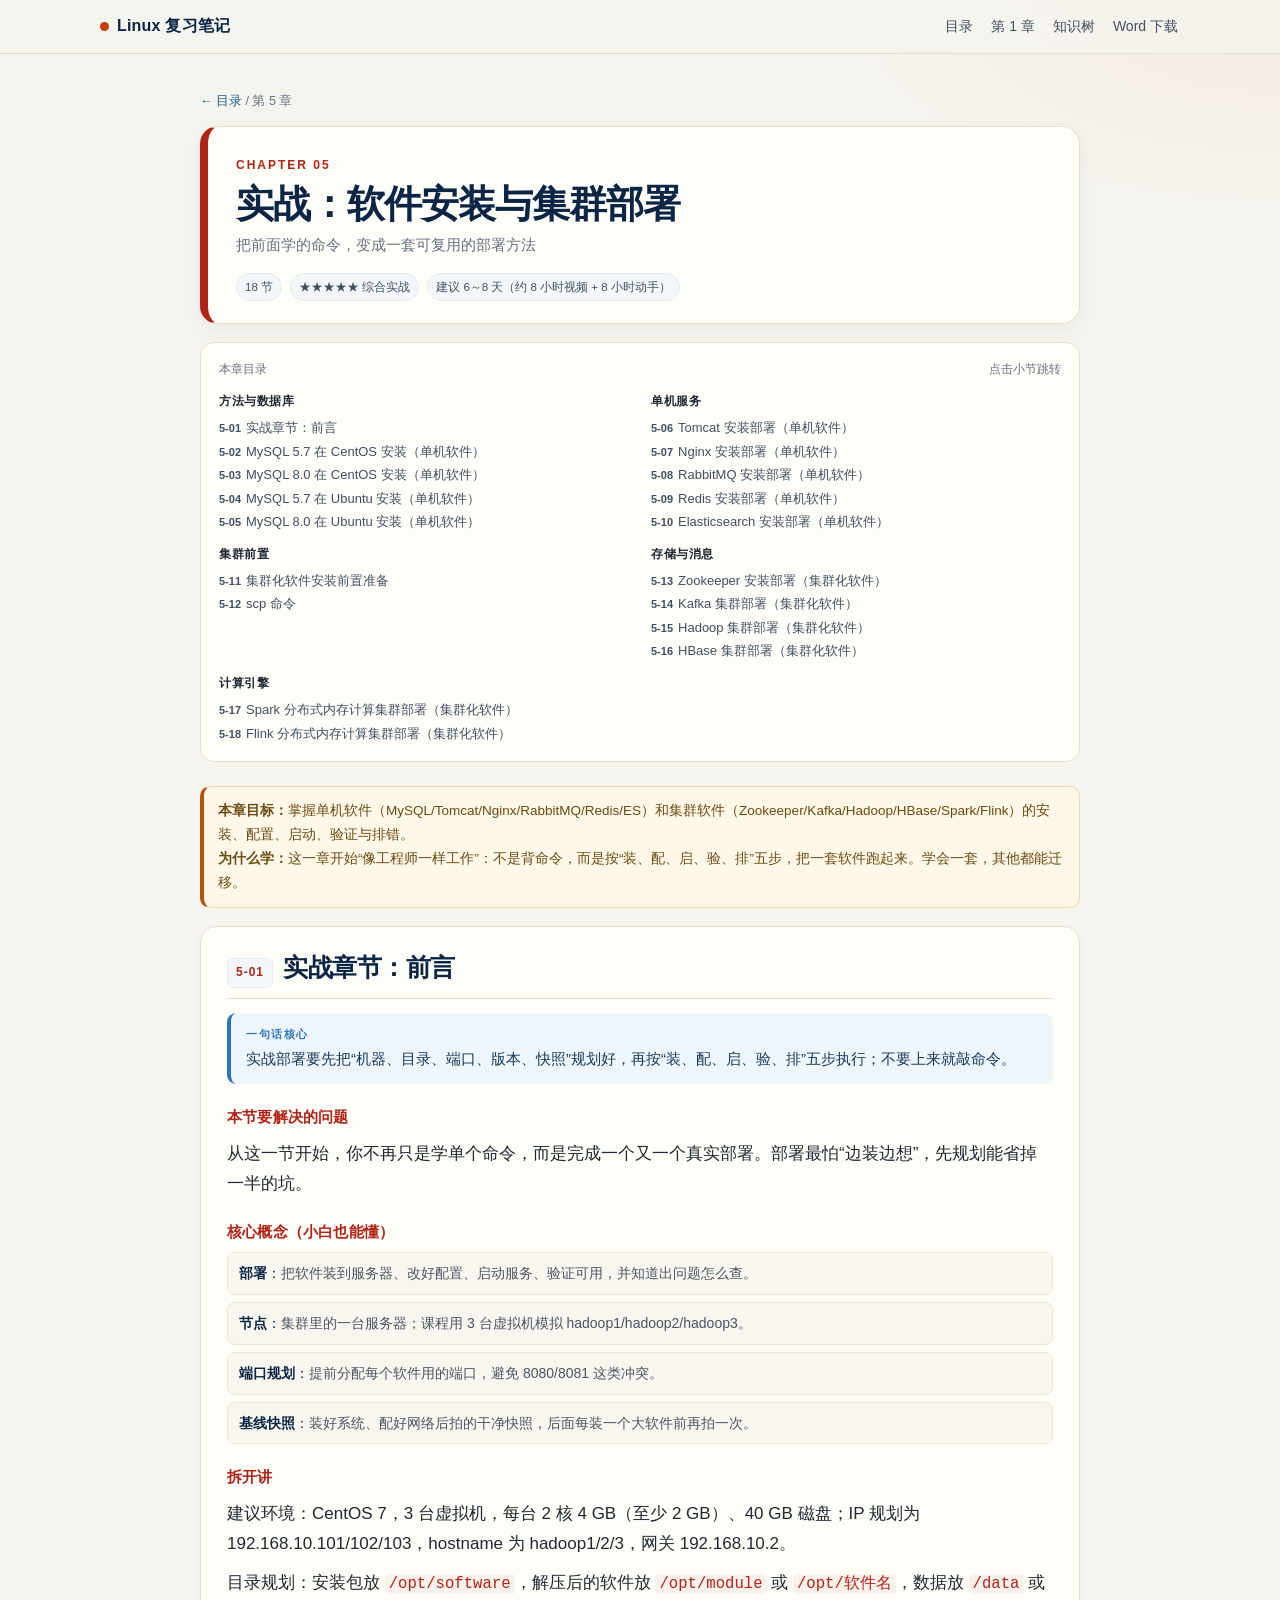
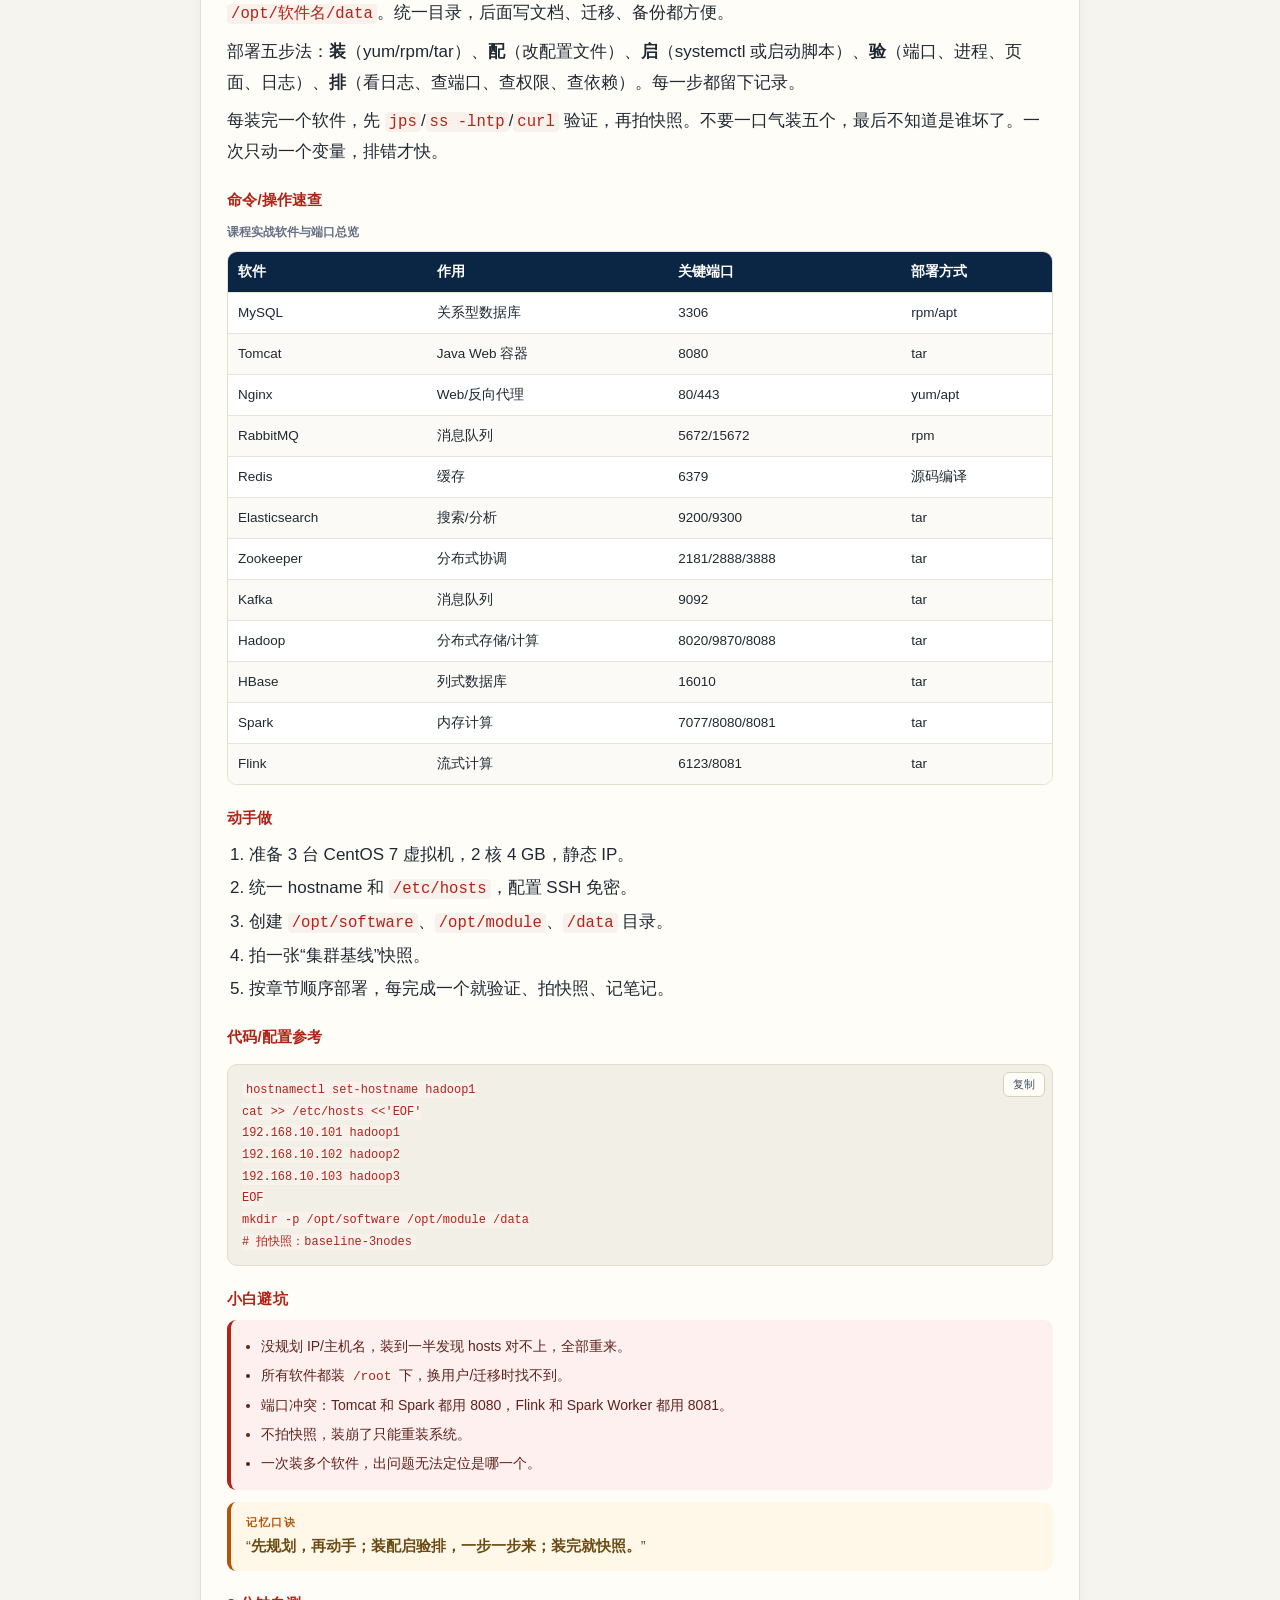
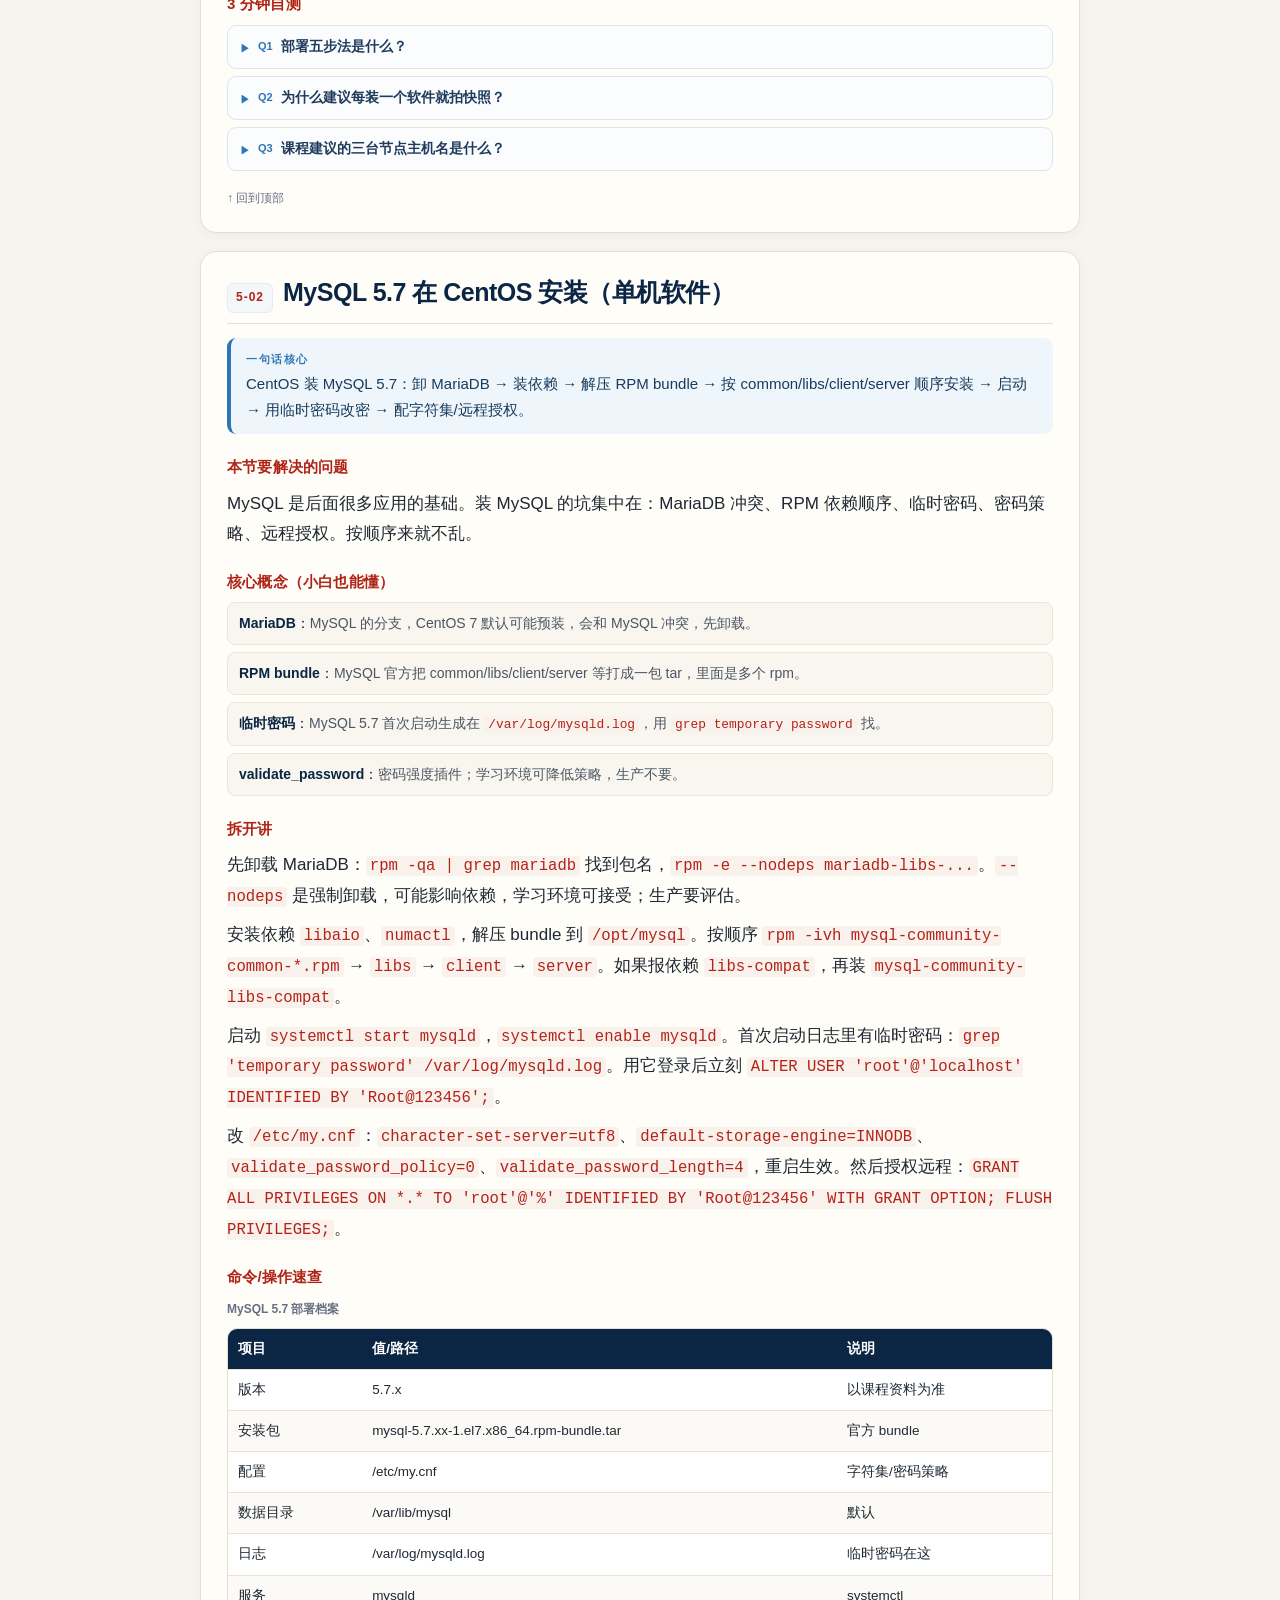
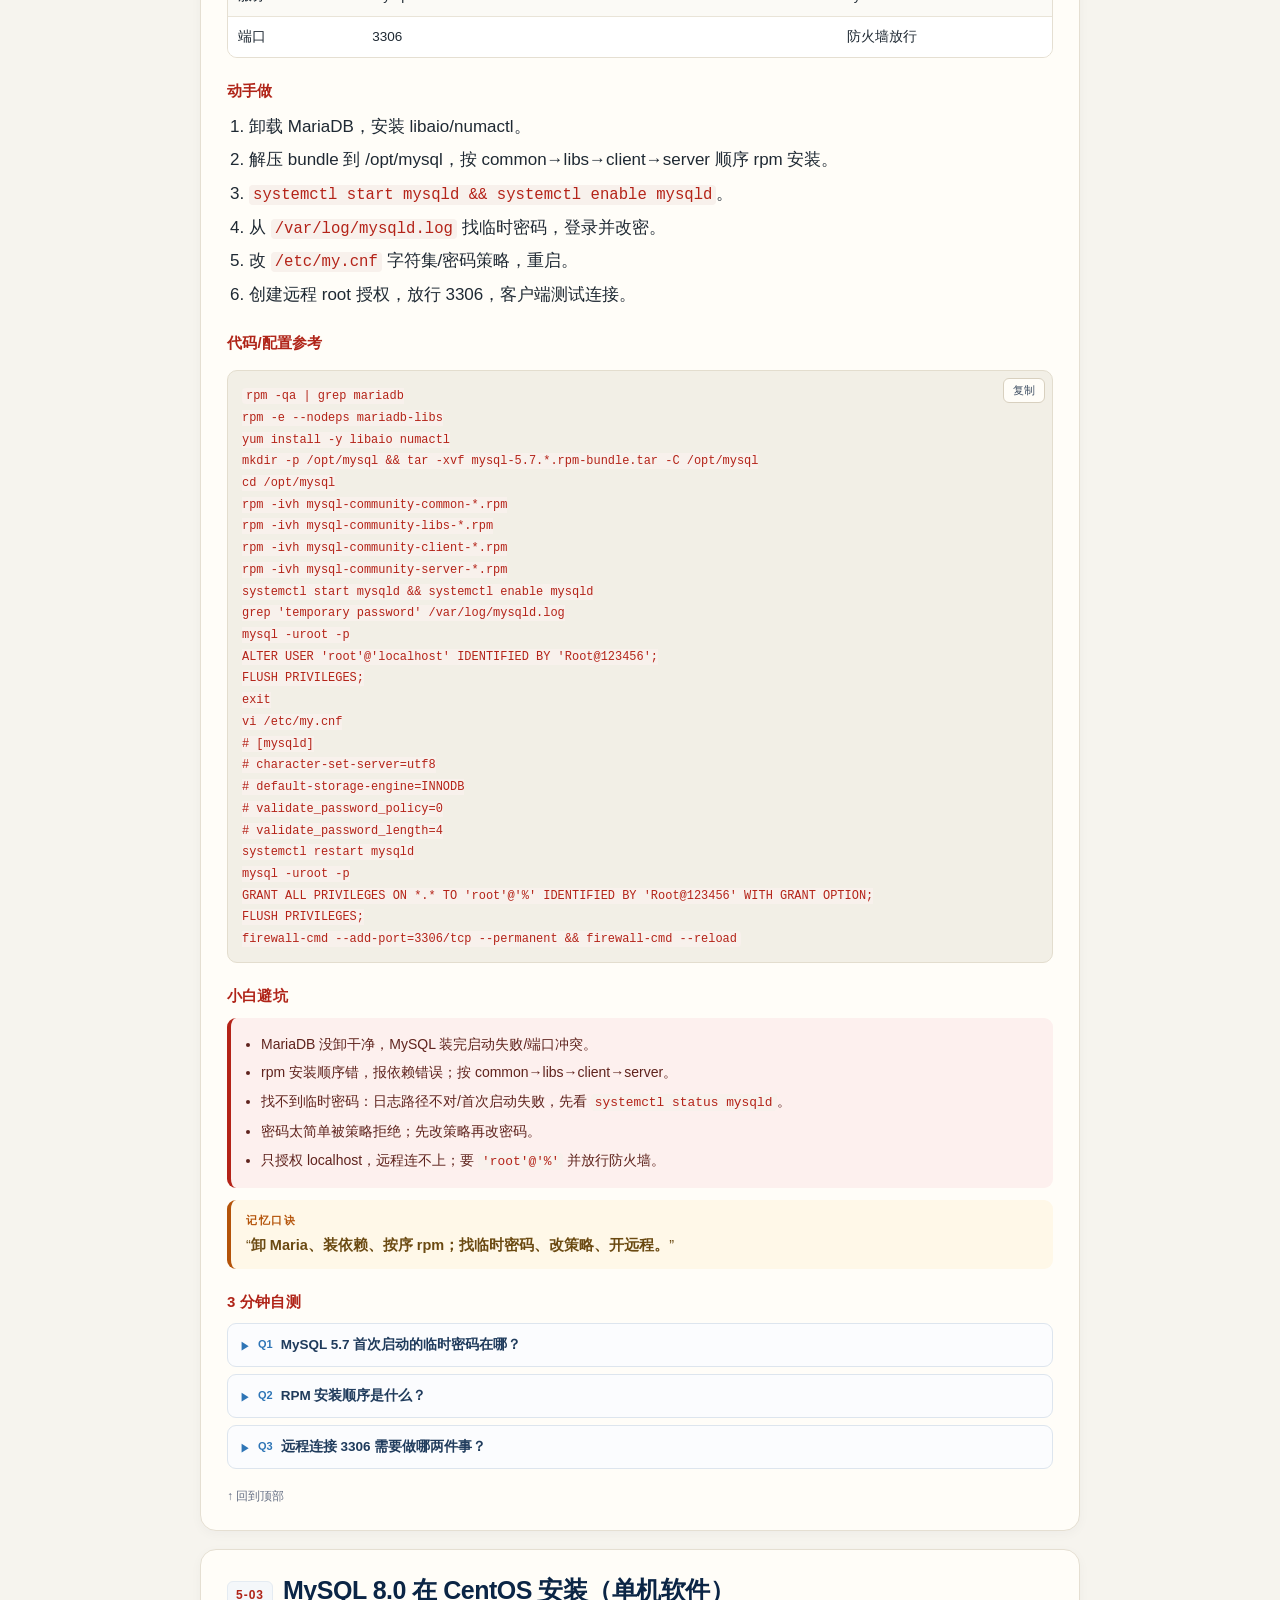
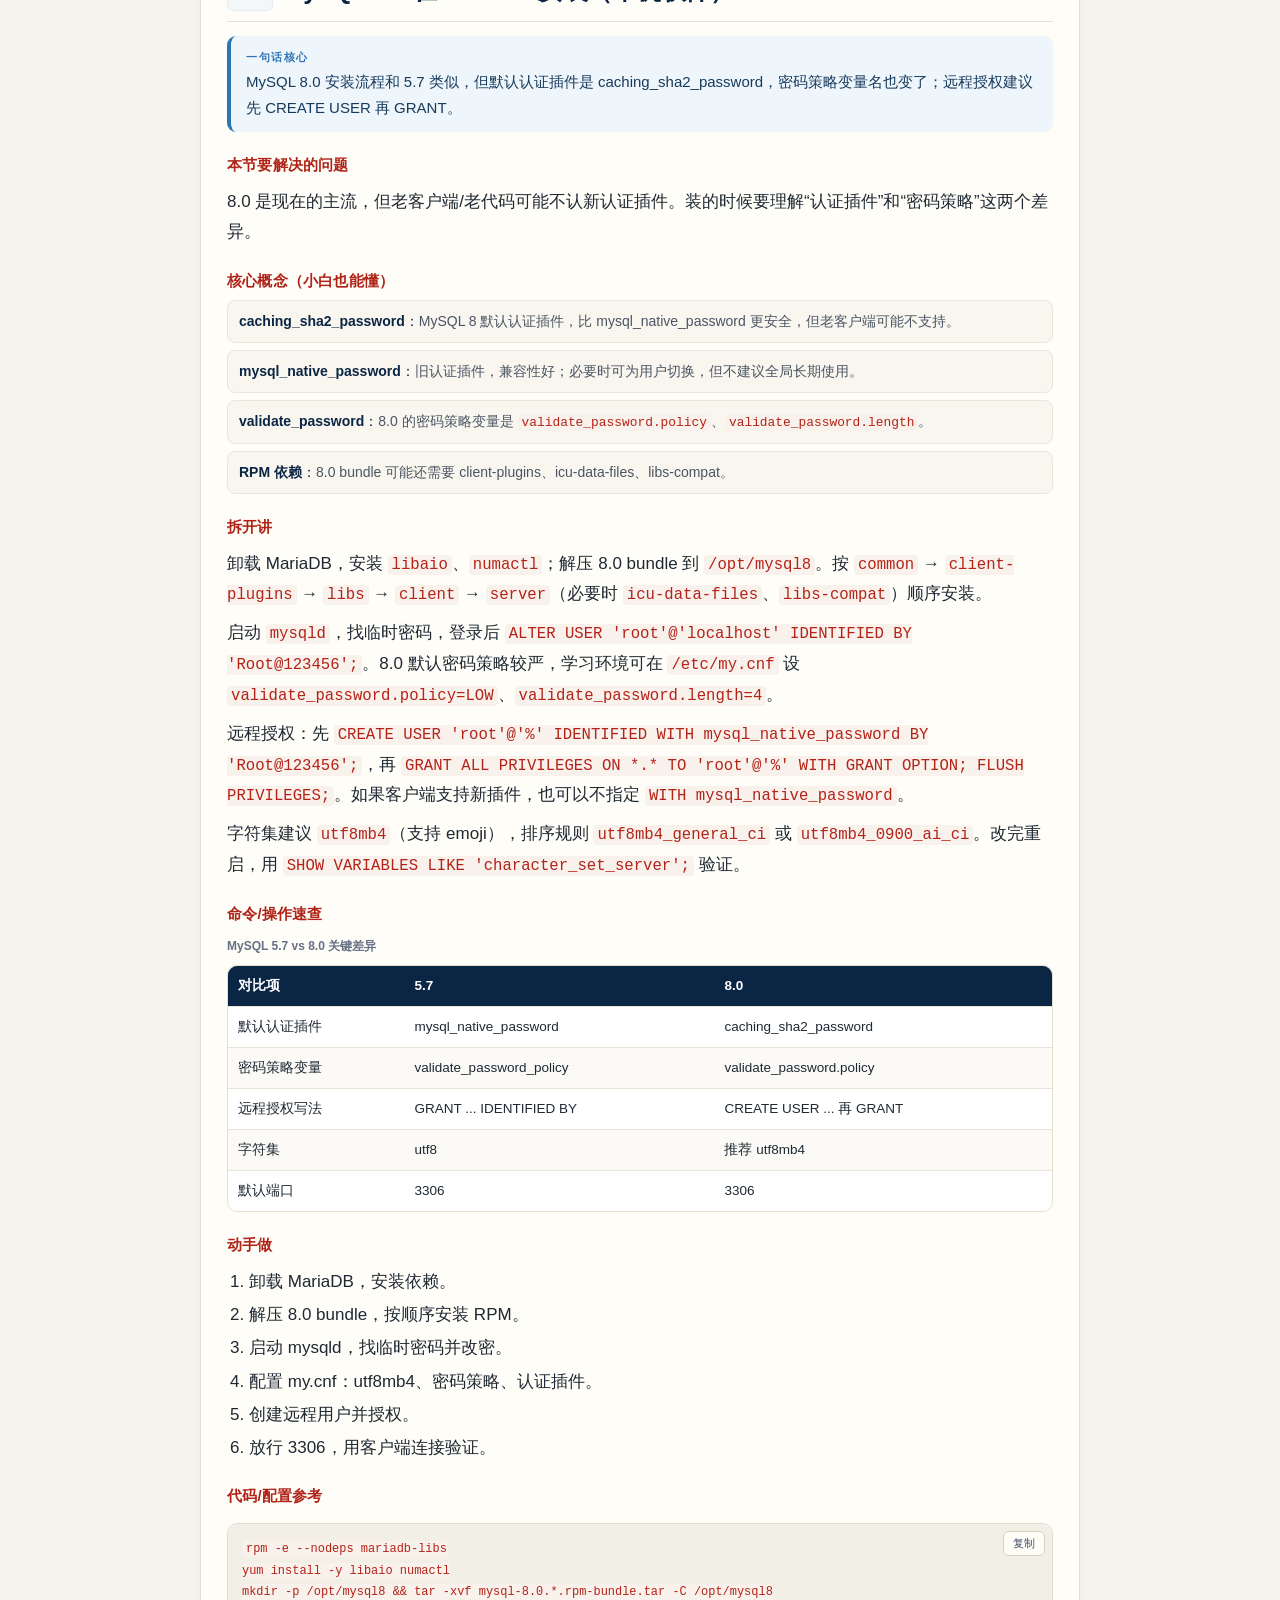
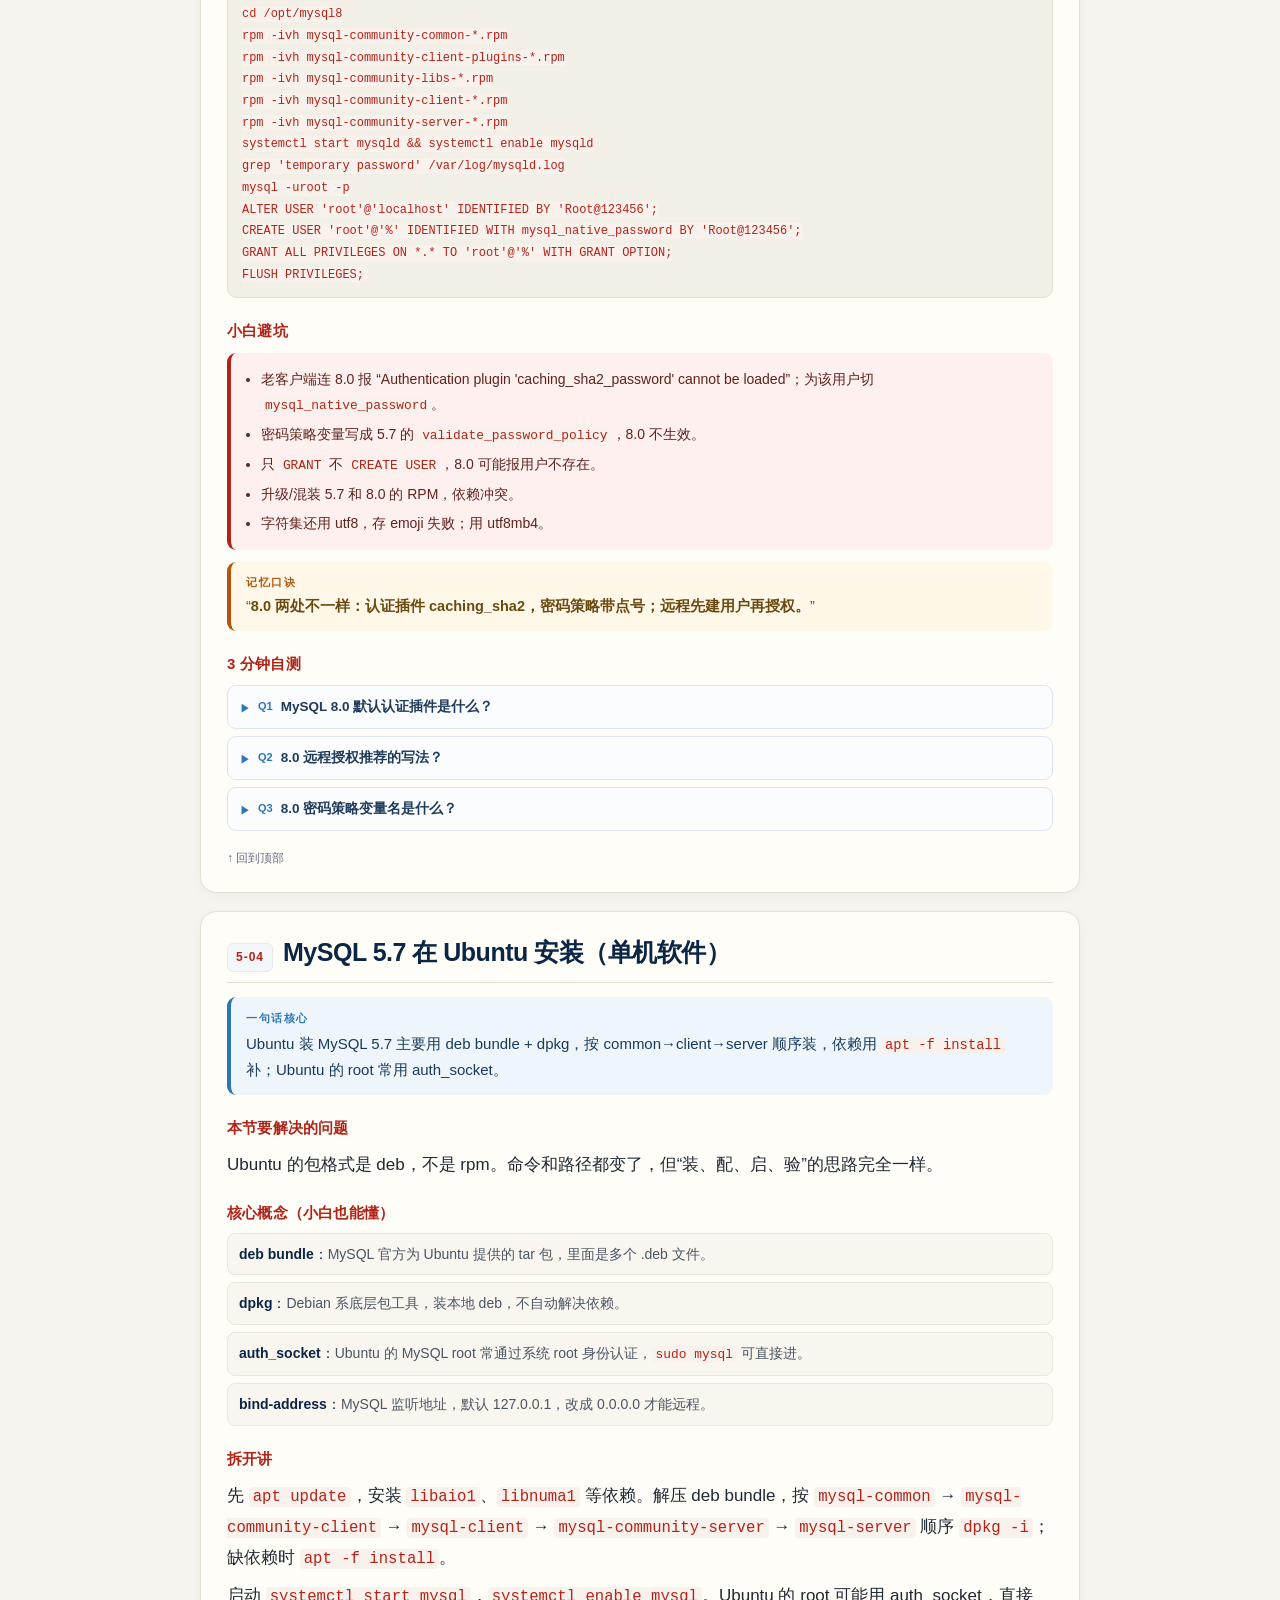
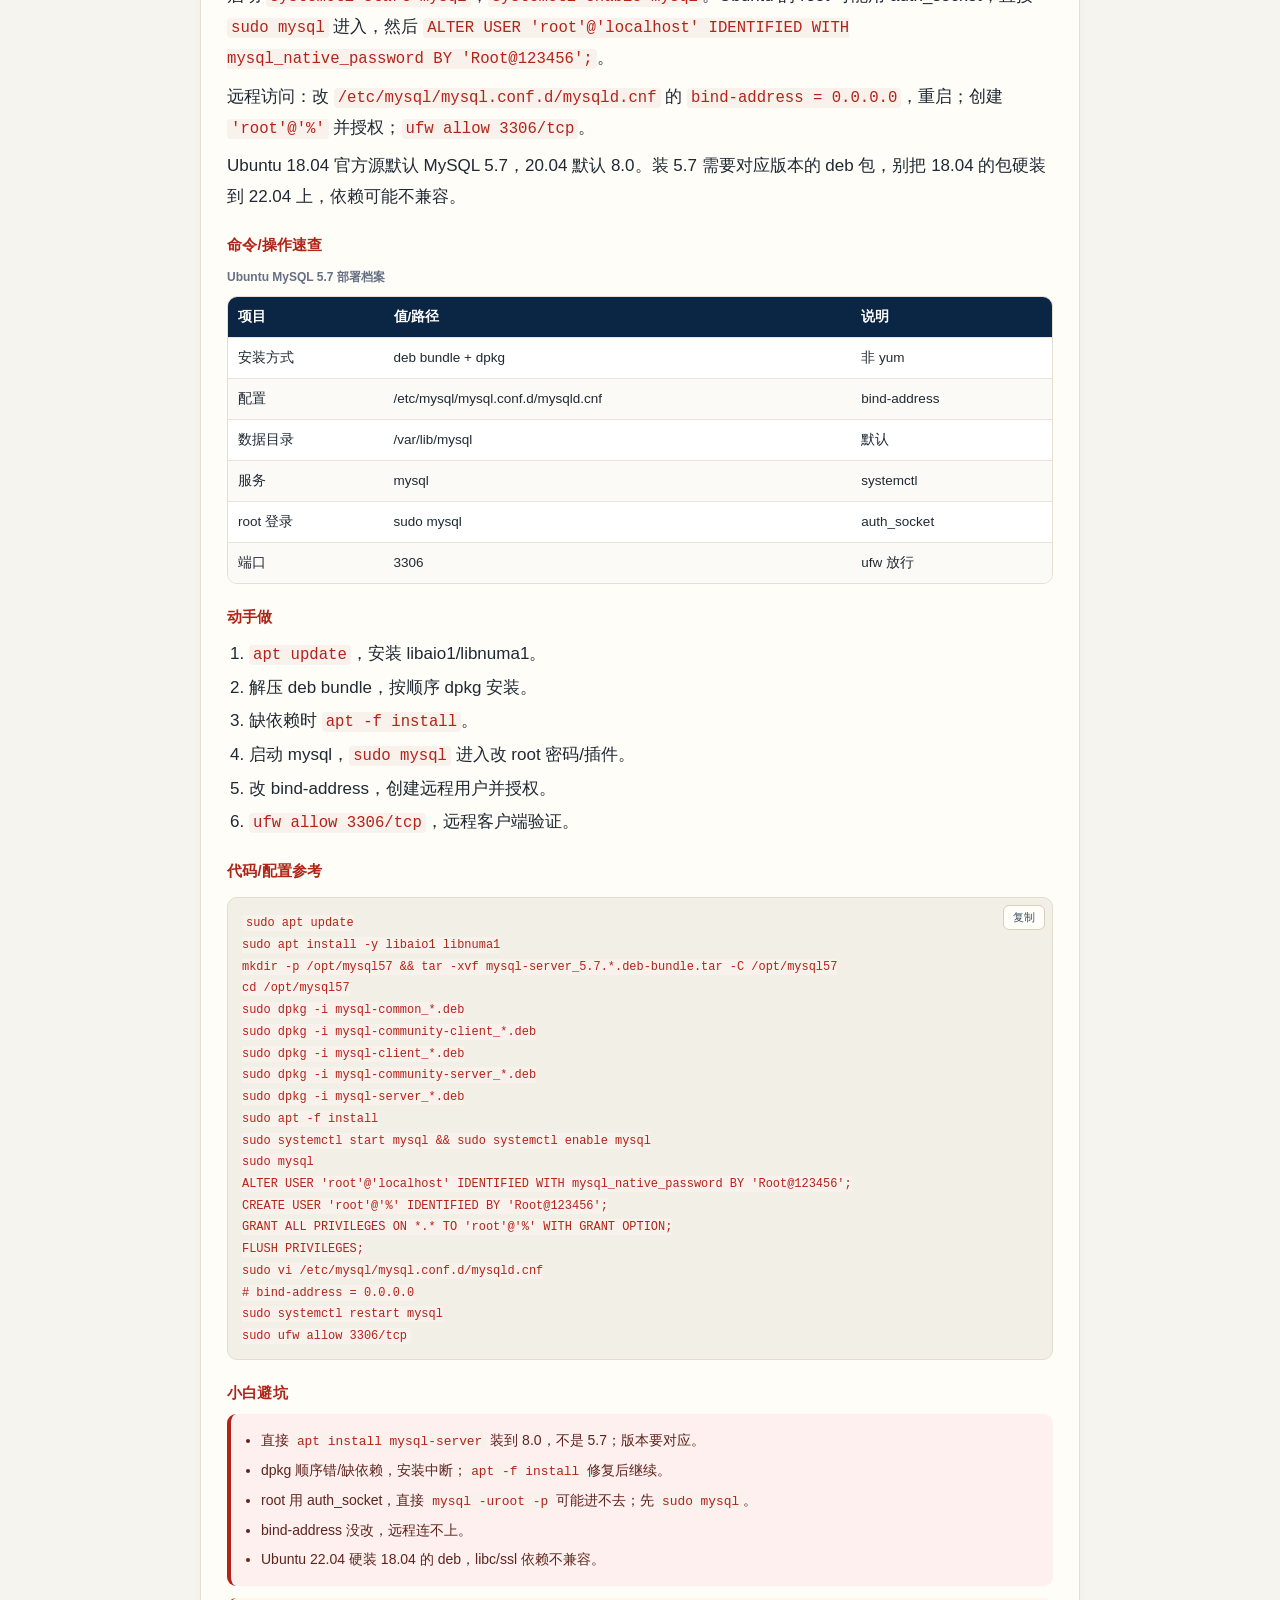
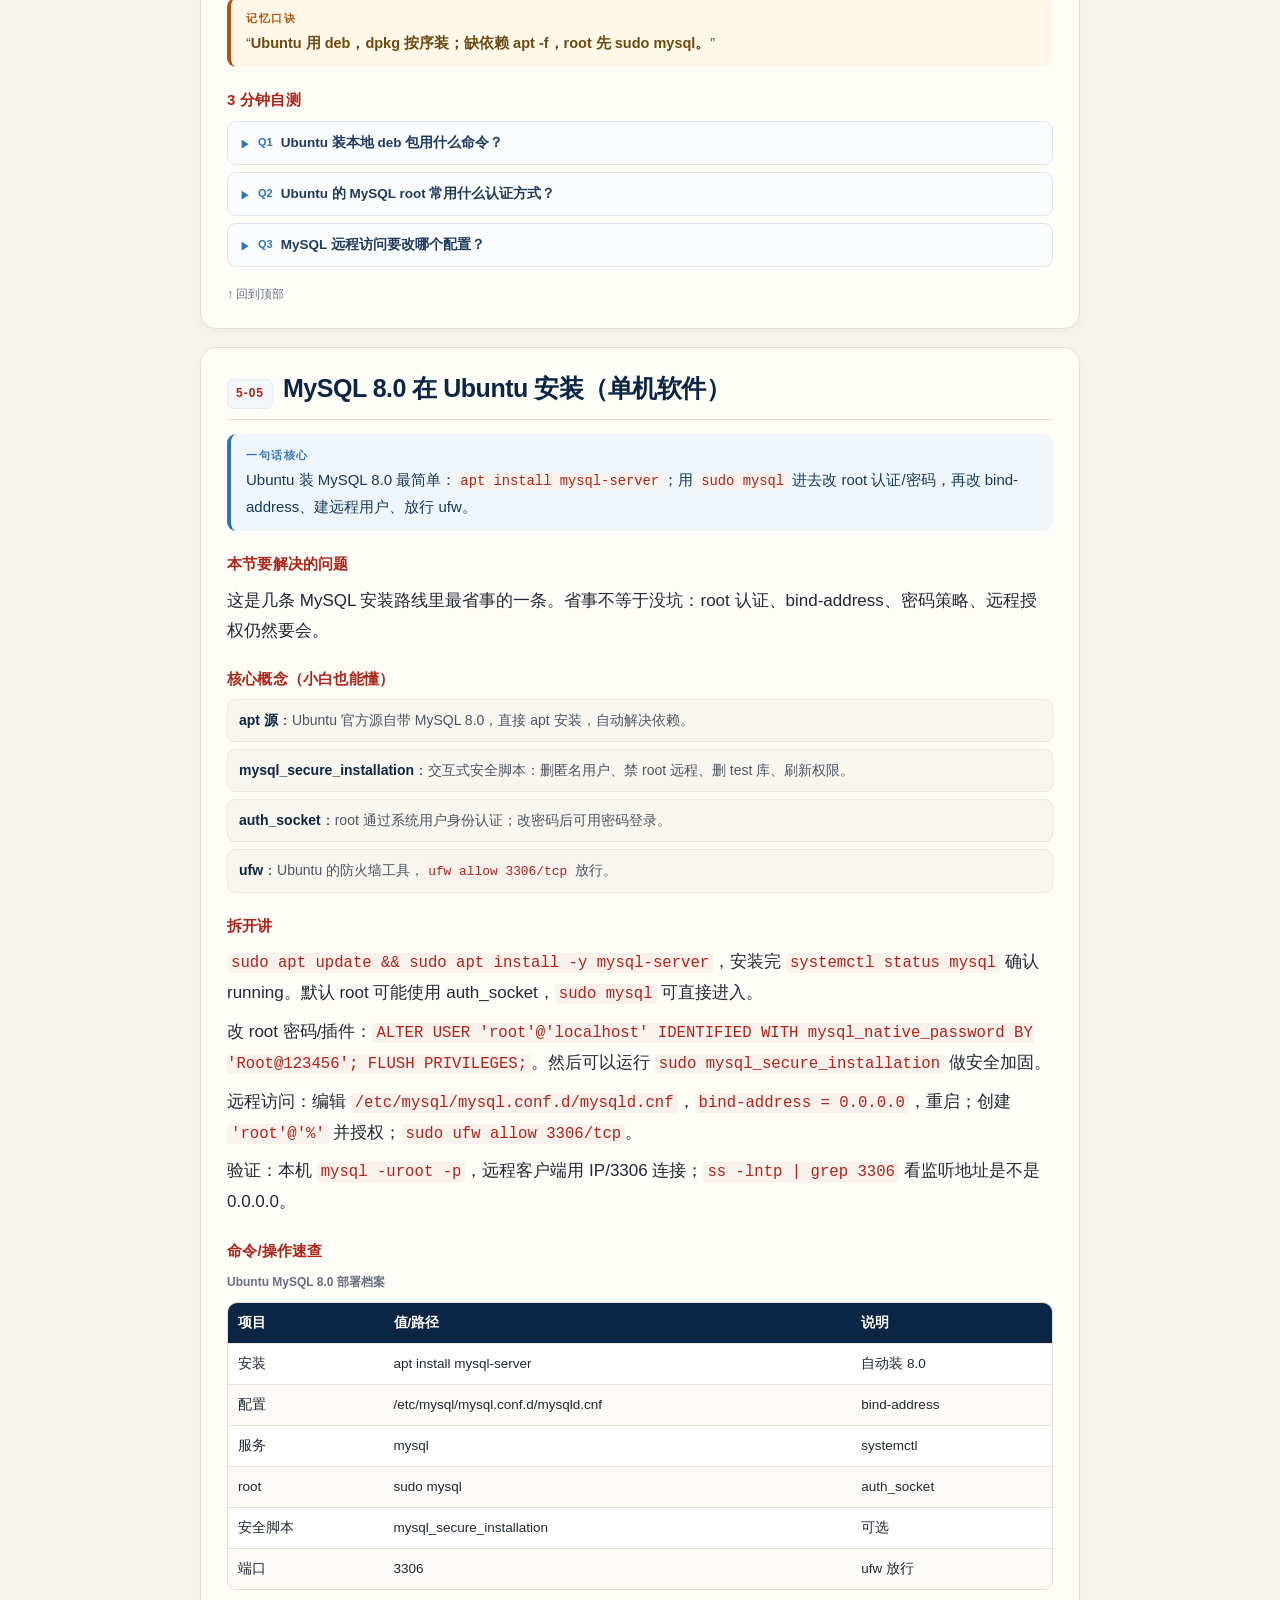
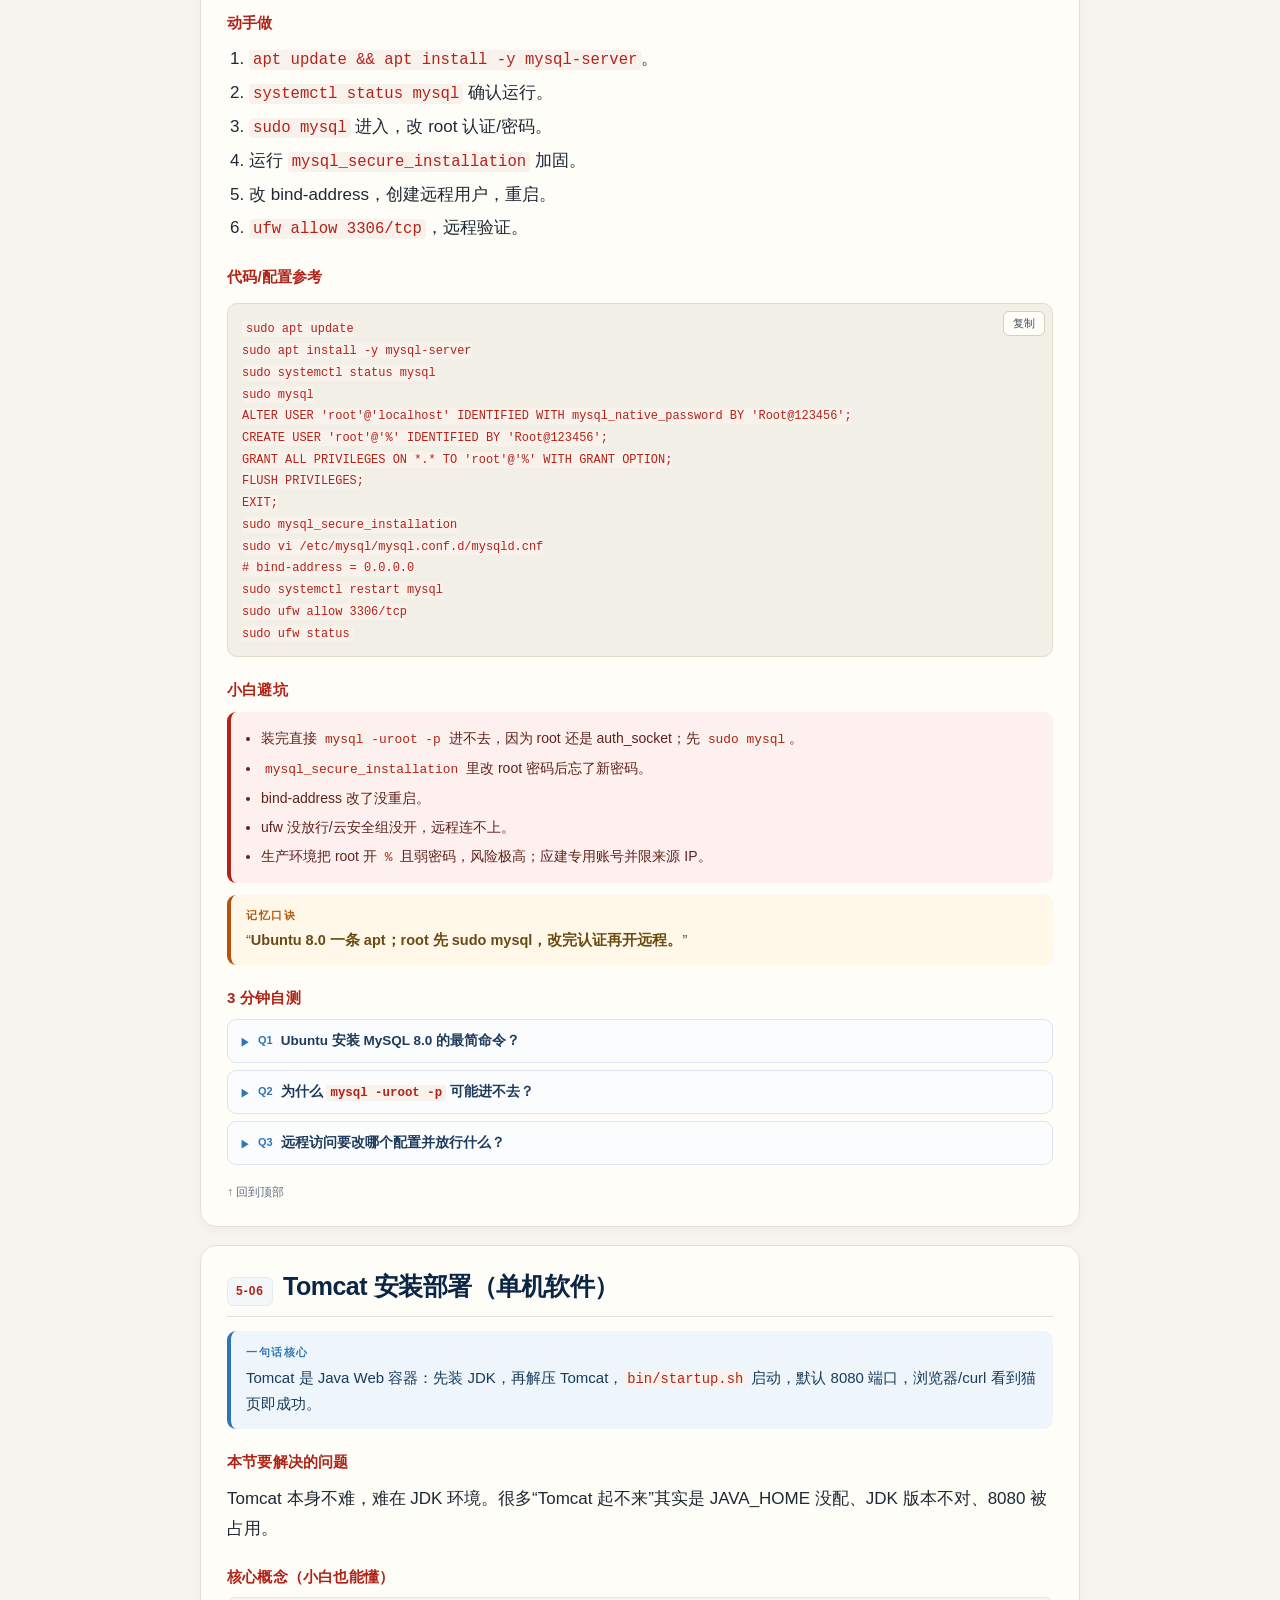
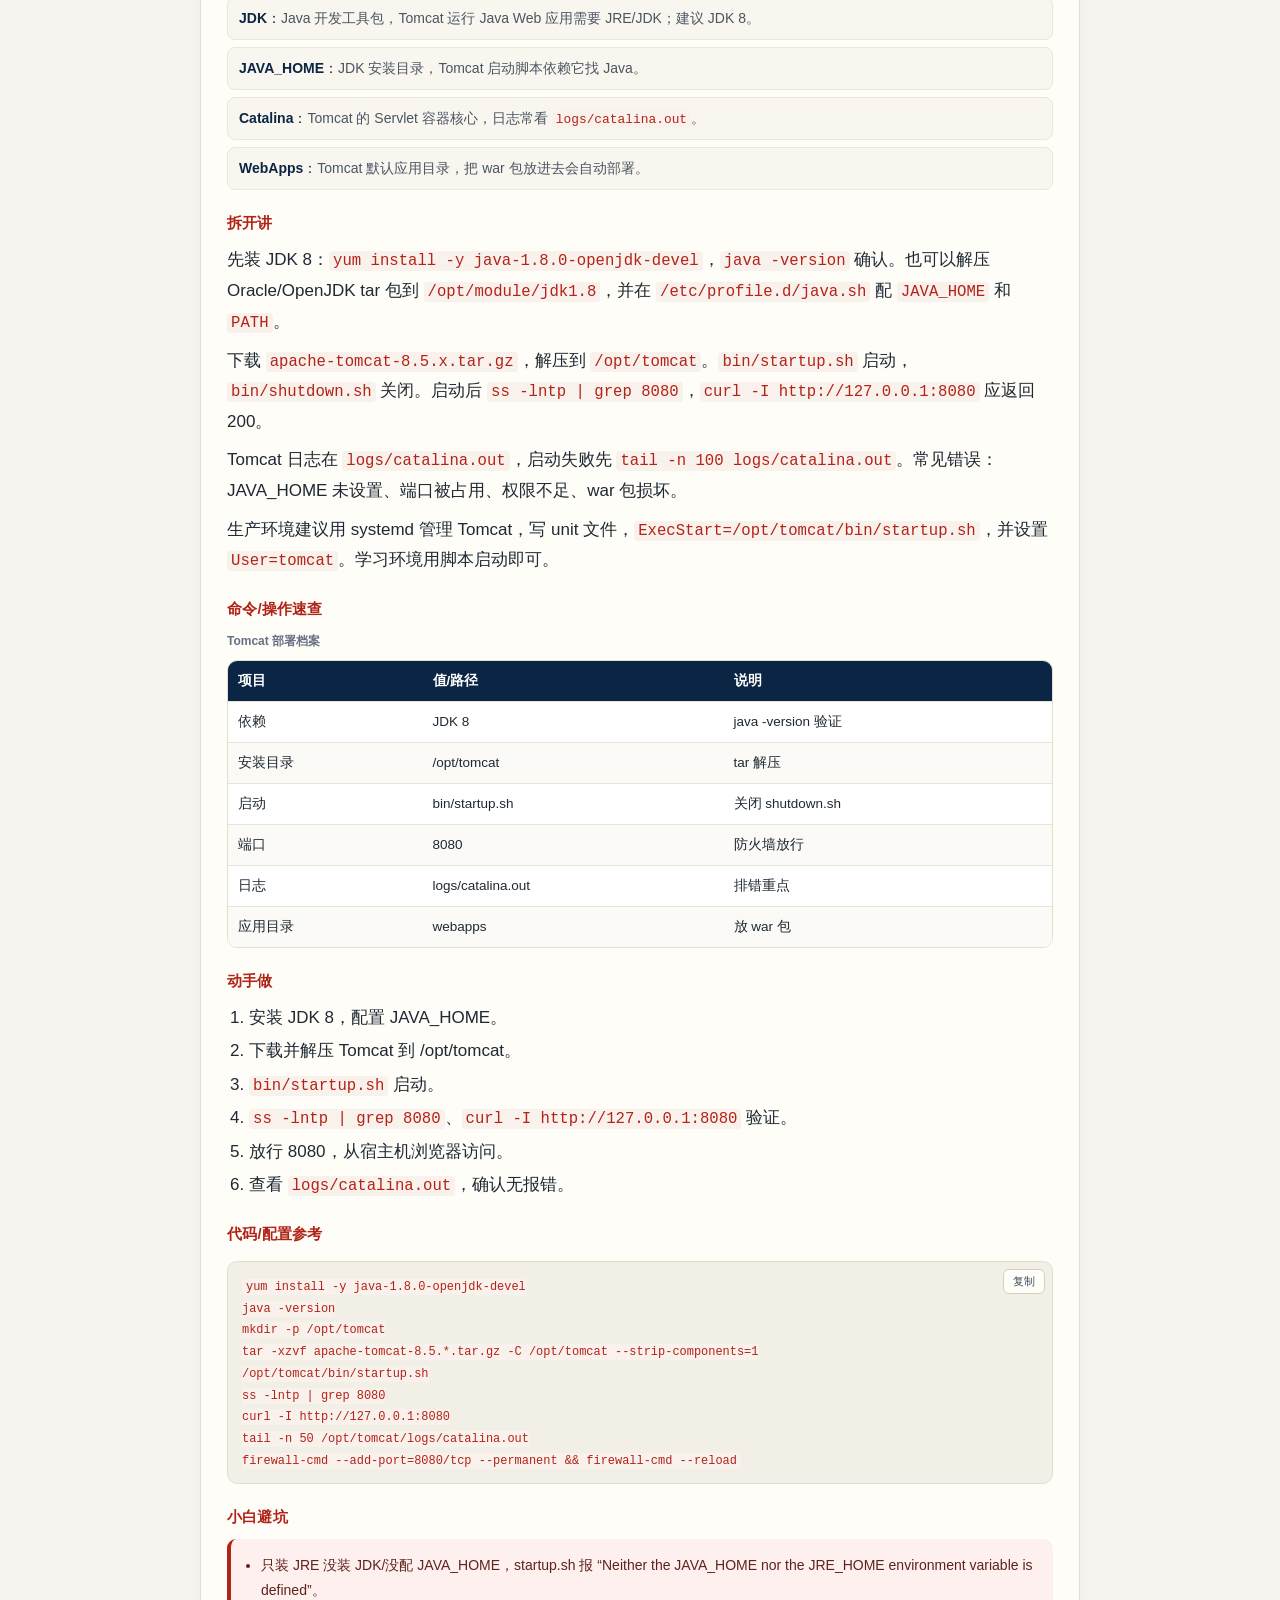
<file: chapter-5.html>
<!doctype html>
<html lang="zh-CN">
<head>
<meta charset="utf-8">
<meta name="viewport" content="width=device-width,initial-scale=1">
<title>第 5 章 实战：软件安装与集群部署 · Linux 复习笔记</title>
<meta name="description" content="第 5 章 实战：软件安装与集群部署：把前面学的命令，变成一套可复用的部署方法">
<link rel="icon" href="favicon.svg" type="image/svg+xml">
<link rel="stylesheet" href="style.css">
</head>
<body>
<div class="progress"></div>
<header class="topbar">
  <div class="topbar-inner">
    <a class="brand" href="index.html"><span class="dot"></span>Linux 复习笔记</a>
    <nav class="topnav">
      <a href="index.html">目录</a>
      <a href="chapter-1.html">第 1 章</a>
      <a href="tree.html">知识树</a>
      <a href="assets/linux-review.docx">Word 下载</a>
    </nav>
  </div>
</header>

<main class="wrap" id="top">
  <div class="crumb"><a href="index.html">← 目录</a> / 第 5 章</div>
  <section class="chapter-hero" style="--c:#B02418">
    <div class="ch-badge">CHAPTER 05</div>
    <h1>实战：软件安装与集群部署</h1>
    <p>把前面学的命令，变成一套可复用的部署方法</p>
    <div class="ch-meta"><span>18 节</span><span>★★★★★ 综合实战</span><span>建议 6～8 天（约 8 小时视频 + 8 小时动手）</span></div>
  </section>

  <div class="toc">
    <div class="toc-head"><span>本章目录</span><span>点击小节跳转</span></div>
    <div class="toc-grid"><div class="toc-group"><h3>方法与数据库</h3><a href="#5-01"><b>5-01</b>实战章节：前言</a><a href="#5-02"><b>5-02</b>MySQL 5.7 在 CentOS 安装（单机软件）</a><a href="#5-03"><b>5-03</b>MySQL 8.0 在 CentOS 安装（单机软件）</a><a href="#5-04"><b>5-04</b>MySQL 5.7 在 Ubuntu 安装（单机软件）</a><a href="#5-05"><b>5-05</b>MySQL 8.0 在 Ubuntu 安装（单机软件）</a></div><div class="toc-group"><h3>单机服务</h3><a href="#5-06"><b>5-06</b>Tomcat 安装部署（单机软件）</a><a href="#5-07"><b>5-07</b>Nginx 安装部署（单机软件）</a><a href="#5-08"><b>5-08</b>RabbitMQ 安装部署（单机软件）</a><a href="#5-09"><b>5-09</b>Redis 安装部署（单机软件）</a><a href="#5-10"><b>5-10</b>Elasticsearch 安装部署（单机软件）</a></div><div class="toc-group"><h3>集群前置</h3><a href="#5-11"><b>5-11</b>集群化软件安装前置准备</a><a href="#5-12"><b>5-12</b>scp 命令</a></div><div class="toc-group"><h3>存储与消息</h3><a href="#5-13"><b>5-13</b>Zookeeper 安装部署（集群化软件）</a><a href="#5-14"><b>5-14</b>Kafka 集群部署（集群化软件）</a><a href="#5-15"><b>5-15</b>Hadoop 集群部署（集群化软件）</a><a href="#5-16"><b>5-16</b>HBase 集群部署（集群化软件）</a></div><div class="toc-group"><h3>计算引擎</h3><a href="#5-17"><b>5-17</b>Spark 分布式内存计算集群部署（集群化软件）</a><a href="#5-18"><b>5-18</b>Flink 分布式内存计算集群部署（集群化软件）</a></div></div>
  </div>

  <div class="note"><strong>本章目标：</strong>掌握单机软件（MySQL/Tomcat/Nginx/RabbitMQ/Redis/ES）和集群软件（Zookeeper/Kafka/Hadoop/HBase/Spark/Flink）的安装、配置、启动、验证与排错。<br><strong>为什么学：</strong>这一章开始“像工程师一样工作”：不是背命令，而是按“装、配、启、验、排”五步，把一套软件跑起来。学会一套，其他都能迁移。</div>

  <section class="lesson" id="5-01" style="--c:#B02418"><div class="lesson-head"><span class="lid">5-01</span><h2>实战章节：前言</h2></div><div class="core"><b>一句话核心</b>实战部署要先把“机器、目录、端口、版本、快照”规划好，再按“装、配、启、验、排”五步执行；不要上来就敲命令。</div><h3>本节要解决的问题</h3><p>从这一节开始，你不再只是学单个命令，而是完成一个又一个真实部署。部署最怕“边装边想”，先规划能省掉一半的坑。</p><h3>核心概念（小白也能懂）</h3><dl class="concepts"><div><dt>部署</dt><dd>把软件装到服务器、改好配置、启动服务、验证可用，并知道出问题怎么查。</dd></div><div><dt>节点</dt><dd>集群里的一台服务器；课程用 3 台虚拟机模拟 hadoop1/hadoop2/hadoop3。</dd></div><div><dt>端口规划</dt><dd>提前分配每个软件用的端口，避免 8080/8081 这类冲突。</dd></div><div><dt>基线快照</dt><dd>装好系统、配好网络后拍的干净快照，后面每装一个大软件前再拍一次。</dd></div></dl><h3>拆开讲</h3><p>建议环境：CentOS 7，3 台虚拟机，每台 2 核 4 GB（至少 2 GB）、40 GB 磁盘；IP 规划为 192.168.10.101/102/103，hostname 为 hadoop1/2/3，网关 192.168.10.2。</p><p>目录规划：安装包放 <code>/opt/software</code>，解压后的软件放 <code>/opt/module</code> 或 <code>/opt/软件名</code>，数据放 <code>/data</code> 或 <code>/opt/软件名/data</code>。统一目录，后面写文档、迁移、备份都方便。</p><p>部署五步法：<strong>装</strong>（yum/rpm/tar）、<strong>配</strong>（改配置文件）、<strong>启</strong>（systemctl 或启动脚本）、<strong>验</strong>（端口、进程、页面、日志）、<strong>排</strong>（看日志、查端口、查权限、查依赖）。每一步都留下记录。</p><p>每装完一个软件，先 <code>jps</code>/<code>ss -lntp</code>/<code>curl</code> 验证，再拍快照。不要一口气装五个，最后不知道是谁坏了。一次只动一个变量，排错才快。</p><h3>命令/操作速查</h3><p class="cap">课程实战软件与端口总览</p><div class="table-wrap"><table style="min-width:520px"><thead><tr><th>软件</th><th>作用</th><th>关键端口</th><th>部署方式</th></tr></thead><tbody><tr><td>MySQL</td><td>关系型数据库</td><td>3306</td><td>rpm/apt</td></tr><tr><td>Tomcat</td><td>Java Web 容器</td><td>8080</td><td>tar</td></tr><tr><td>Nginx</td><td>Web/反向代理</td><td>80/443</td><td>yum/apt</td></tr><tr><td>RabbitMQ</td><td>消息队列</td><td>5672/15672</td><td>rpm</td></tr><tr><td>Redis</td><td>缓存</td><td>6379</td><td>源码编译</td></tr><tr><td>Elasticsearch</td><td>搜索/分析</td><td>9200/9300</td><td>tar</td></tr><tr><td>Zookeeper</td><td>分布式协调</td><td>2181/2888/3888</td><td>tar</td></tr><tr><td>Kafka</td><td>消息队列</td><td>9092</td><td>tar</td></tr><tr><td>Hadoop</td><td>分布式存储/计算</td><td>8020/9870/8088</td><td>tar</td></tr><tr><td>HBase</td><td>列式数据库</td><td>16010</td><td>tar</td></tr><tr><td>Spark</td><td>内存计算</td><td>7077/8080/8081</td><td>tar</td></tr><tr><td>Flink</td><td>流式计算</td><td>6123/8081</td><td>tar</td></tr></tbody></table></div><h3>动手做</h3><ol><li>准备 3 台 CentOS 7 虚拟机，2 核 4 GB，静态 IP。</li><li>统一 hostname 和 <code>/etc/hosts</code>，配置 SSH 免密。</li><li>创建 <code>/opt/software</code>、<code>/opt/module</code>、<code>/data</code> 目录。</li><li>拍一张“集群基线”快照。</li><li>按章节顺序部署，每完成一个就验证、拍快照、记笔记。</li></ol><h3>代码/配置参考</h3><div class="code-wrap"><button class="copy-btn" data-copy>复制</button><pre><code>hostnamectl set-hostname hadoop1
cat &gt;&gt; /etc/hosts &lt;&lt;&#x27;EOF&#x27;
192.168.10.101 hadoop1
192.168.10.102 hadoop2
192.168.10.103 hadoop3
EOF
mkdir -p /opt/software /opt/module /data
# 拍快照：baseline-3nodes</code></pre></div><h3>小白避坑</h3><ul class="pitfalls"><li>没规划 IP/主机名，装到一半发现 hosts 对不上，全部重来。</li><li>所有软件都装 <code>/root</code> 下，换用户/迁移时找不到。</li><li>端口冲突：Tomcat 和 Spark 都用 8080，Flink 和 Spark Worker 都用 8081。</li><li>不拍快照，装崩了只能重装系统。</li><li>一次装多个软件，出问题无法定位是哪一个。</li></ul><div class="mnemonic"><b>记忆口诀</b>“<strong>先规划，再动手；装配启验排，一步一步来；装完就快照。</strong>”</div><h3>3 分钟自测</h3><details class="quiz"><summary><span class="qno">Q1</span><span>部署五步法是什么？</span></summary><div class="answer">答：装、配、启、验、排。</div></details><details class="quiz"><summary><span class="qno">Q2</span><span>为什么建议每装一个软件就拍快照？</span></summary><div class="answer">答：出问题能快速回滚，避免从头重装。</div></details><details class="quiz"><summary><span class="qno">Q3</span><span>课程建议的三台节点主机名是什么？</span></summary><div class="answer">答：hadoop1、hadoop2、hadoop3。</div></details><a class="top-link" href="#top">↑ 回到顶部</a></section><section class="lesson" id="5-02" style="--c:#B02418"><div class="lesson-head"><span class="lid">5-02</span><h2>MySQL 5.7 在 CentOS 安装（单机软件）</h2></div><div class="core"><b>一句话核心</b>CentOS 装 MySQL 5.7：卸 MariaDB → 装依赖 → 解压 RPM bundle → 按 common/libs/client/server 顺序安装 → 启动 → 用临时密码改密 → 配字符集/远程授权。</div><h3>本节要解决的问题</h3><p>MySQL 是后面很多应用的基础。装 MySQL 的坑集中在：MariaDB 冲突、RPM 依赖顺序、临时密码、密码策略、远程授权。按顺序来就不乱。</p><h3>核心概念（小白也能懂）</h3><dl class="concepts"><div><dt>MariaDB</dt><dd>MySQL 的分支，CentOS 7 默认可能预装，会和 MySQL 冲突，先卸载。</dd></div><div><dt>RPM bundle</dt><dd>MySQL 官方把 common/libs/client/server 等打成一包 tar，里面是多个 rpm。</dd></div><div><dt>临时密码</dt><dd>MySQL 5.7 首次启动生成在 <code>/var/log/mysqld.log</code>，用 <code>grep temporary password</code> 找。</dd></div><div><dt>validate_password</dt><dd>密码强度插件；学习环境可降低策略，生产不要。</dd></div></dl><h3>拆开讲</h3><p>先卸载 MariaDB：<code>rpm -qa | grep mariadb</code> 找到包名，<code>rpm -e --nodeps mariadb-libs-...</code>。<code>--nodeps</code> 是强制卸载，可能影响依赖，学习环境可接受；生产要评估。</p><p>安装依赖 <code>libaio</code>、<code>numactl</code>，解压 bundle 到 <code>/opt/mysql</code>。按顺序 <code>rpm -ivh mysql-community-common-*.rpm</code> → <code>libs</code> → <code>client</code> → <code>server</code>。如果报依赖 <code>libs-compat</code>，再装 <code>mysql-community-libs-compat</code>。</p><p>启动 <code>systemctl start mysqld</code>，<code>systemctl enable mysqld</code>。首次启动日志里有临时密码：<code>grep &#x27;temporary password&#x27; /var/log/mysqld.log</code>。用它登录后立刻 <code>ALTER USER &#x27;root&#x27;@&#x27;localhost&#x27; IDENTIFIED BY &#x27;Root@123456&#x27;;</code>。</p><p>改 <code>/etc/my.cnf</code>：<code>character-set-server=utf8</code>、<code>default-storage-engine=INNODB</code>、<code>validate_password_policy=0</code>、<code>validate_password_length=4</code>，重启生效。然后授权远程：<code>GRANT ALL PRIVILEGES ON *.* TO &#x27;root&#x27;@&#x27;%&#x27; IDENTIFIED BY &#x27;Root@123456&#x27; WITH GRANT OPTION; FLUSH PRIVILEGES;</code>。</p><h3>命令/操作速查</h3><p class="cap">MySQL 5.7 部署档案</p><div class="table-wrap"><table style="min-width:520px"><thead><tr><th>项目</th><th>值/路径</th><th>说明</th></tr></thead><tbody><tr><td>版本</td><td>5.7.x</td><td>以课程资料为准</td></tr><tr><td>安装包</td><td>mysql-5.7.xx-1.el7.x86_64.rpm-bundle.tar</td><td>官方 bundle</td></tr><tr><td>配置</td><td>/etc/my.cnf</td><td>字符集/密码策略</td></tr><tr><td>数据目录</td><td>/var/lib/mysql</td><td>默认</td></tr><tr><td>日志</td><td>/var/log/mysqld.log</td><td>临时密码在这</td></tr><tr><td>服务</td><td>mysqld</td><td>systemctl</td></tr><tr><td>端口</td><td>3306</td><td>防火墙放行</td></tr></tbody></table></div><h3>动手做</h3><ol><li>卸载 MariaDB，安装 libaio/numactl。</li><li>解压 bundle 到 /opt/mysql，按 common→libs→client→server 顺序 rpm 安装。</li><li><code>systemctl start mysqld &amp;&amp; systemctl enable mysqld</code>。</li><li>从 <code>/var/log/mysqld.log</code> 找临时密码，登录并改密。</li><li>改 <code>/etc/my.cnf</code> 字符集/密码策略，重启。</li><li>创建远程 root 授权，放行 3306，客户端测试连接。</li></ol><h3>代码/配置参考</h3><div class="code-wrap"><button class="copy-btn" data-copy>复制</button><pre><code>rpm -qa | grep mariadb
rpm -e --nodeps mariadb-libs
yum install -y libaio numactl
mkdir -p /opt/mysql &amp;&amp; tar -xvf mysql-5.7.*.rpm-bundle.tar -C /opt/mysql
cd /opt/mysql
rpm -ivh mysql-community-common-*.rpm
rpm -ivh mysql-community-libs-*.rpm
rpm -ivh mysql-community-client-*.rpm
rpm -ivh mysql-community-server-*.rpm
systemctl start mysqld &amp;&amp; systemctl enable mysqld
grep &#x27;temporary password&#x27; /var/log/mysqld.log
mysql -uroot -p
ALTER USER &#x27;root&#x27;@&#x27;localhost&#x27; IDENTIFIED BY &#x27;Root@123456&#x27;;
FLUSH PRIVILEGES;
exit
vi /etc/my.cnf
# [mysqld]
# character-set-server=utf8
# default-storage-engine=INNODB
# validate_password_policy=0
# validate_password_length=4
systemctl restart mysqld
mysql -uroot -p
GRANT ALL PRIVILEGES ON *.* TO &#x27;root&#x27;@&#x27;%&#x27; IDENTIFIED BY &#x27;Root@123456&#x27; WITH GRANT OPTION;
FLUSH PRIVILEGES;
firewall-cmd --add-port=3306/tcp --permanent &amp;&amp; firewall-cmd --reload</code></pre></div><h3>小白避坑</h3><ul class="pitfalls"><li>MariaDB 没卸干净，MySQL 装完启动失败/端口冲突。</li><li>rpm 安装顺序错，报依赖错误；按 common→libs→client→server。</li><li>找不到临时密码：日志路径不对/首次启动失败，先看 <code>systemctl status mysqld</code>。</li><li>密码太简单被策略拒绝；先改策略再改密码。</li><li>只授权 localhost，远程连不上；要 <code>&#x27;root&#x27;@&#x27;%&#x27;</code> 并放行防火墙。</li></ul><div class="mnemonic"><b>记忆口诀</b>“<strong>卸 Maria、装依赖、按序 rpm；找临时密码、改策略、开远程。</strong>”</div><h3>3 分钟自测</h3><details class="quiz"><summary><span class="qno">Q1</span><span>MySQL 5.7 首次启动的临时密码在哪？</span></summary><div class="answer">答：<code>/var/log/mysqld.log</code>，用 <code>grep &#x27;temporary password&#x27;</code> 找。</div></details><details class="quiz"><summary><span class="qno">Q2</span><span>RPM 安装顺序是什么？</span></summary><div class="answer">答：common → libs → client → server。</div></details><details class="quiz"><summary><span class="qno">Q3</span><span>远程连接 3306 需要做哪两件事？</span></summary><div class="answer">答：授权 <code>&#x27;root&#x27;@&#x27;%&#x27;</code> 并放行防火墙 3306。</div></details><a class="top-link" href="#top">↑ 回到顶部</a></section><section class="lesson" id="5-03" style="--c:#B02418"><div class="lesson-head"><span class="lid">5-03</span><h2>MySQL 8.0 在 CentOS 安装（单机软件）</h2></div><div class="core"><b>一句话核心</b>MySQL 8.0 安装流程和 5.7 类似，但默认认证插件是 caching_sha2_password，密码策略变量名也变了；远程授权建议先 CREATE USER 再 GRANT。</div><h3>本节要解决的问题</h3><p>8.0 是现在的主流，但老客户端/老代码可能不认新认证插件。装的时候要理解“认证插件”和“密码策略”这两个差异。</p><h3>核心概念（小白也能懂）</h3><dl class="concepts"><div><dt>caching_sha2_password</dt><dd>MySQL 8 默认认证插件，比 mysql_native_password 更安全，但老客户端可能不支持。</dd></div><div><dt>mysql_native_password</dt><dd>旧认证插件，兼容性好；必要时可为用户切换，但不建议全局长期使用。</dd></div><div><dt>validate_password</dt><dd>8.0 的密码策略变量是 <code>validate_password.policy</code>、<code>validate_password.length</code>。</dd></div><div><dt>RPM 依赖</dt><dd>8.0 bundle 可能还需要 client-plugins、icu-data-files、libs-compat。</dd></div></dl><h3>拆开讲</h3><p>卸载 MariaDB，安装 <code>libaio</code>、<code>numactl</code>；解压 8.0 bundle 到 <code>/opt/mysql8</code>。按 <code>common</code> → <code>client-plugins</code> → <code>libs</code> → <code>client</code> → <code>server</code>（必要时 <code>icu-data-files</code>、<code>libs-compat</code>）顺序安装。</p><p>启动 <code>mysqld</code>，找临时密码，登录后 <code>ALTER USER &#x27;root&#x27;@&#x27;localhost&#x27; IDENTIFIED BY &#x27;Root@123456&#x27;;</code>。8.0 默认密码策略较严，学习环境可在 <code>/etc/my.cnf</code> 设 <code>validate_password.policy=LOW</code>、<code>validate_password.length=4</code>。</p><p>远程授权：先 <code>CREATE USER &#x27;root&#x27;@&#x27;%&#x27; IDENTIFIED WITH mysql_native_password BY &#x27;Root@123456&#x27;;</code>，再 <code>GRANT ALL PRIVILEGES ON *.* TO &#x27;root&#x27;@&#x27;%&#x27; WITH GRANT OPTION; FLUSH PRIVILEGES;</code>。如果客户端支持新插件，也可以不指定 <code>WITH mysql_native_password</code>。</p><p>字符集建议 <code>utf8mb4</code>（支持 emoji），排序规则 <code>utf8mb4_general_ci</code> 或 <code>utf8mb4_0900_ai_ci</code>。改完重启，用 <code>SHOW VARIABLES LIKE &#x27;character_set_server&#x27;;</code> 验证。</p><h3>命令/操作速查</h3><p class="cap">MySQL 5.7 vs 8.0 关键差异</p><div class="table-wrap"><table style="min-width:520px"><thead><tr><th>对比项</th><th>5.7</th><th>8.0</th></tr></thead><tbody><tr><td>默认认证插件</td><td>mysql_native_password</td><td>caching_sha2_password</td></tr><tr><td>密码策略变量</td><td>validate_password_policy</td><td>validate_password.policy</td></tr><tr><td>远程授权写法</td><td>GRANT ... IDENTIFIED BY</td><td>CREATE USER ... 再 GRANT</td></tr><tr><td>字符集</td><td>utf8</td><td>推荐 utf8mb4</td></tr><tr><td>默认端口</td><td>3306</td><td>3306</td></tr></tbody></table></div><h3>动手做</h3><ol><li>卸载 MariaDB，安装依赖。</li><li>解压 8.0 bundle，按顺序安装 RPM。</li><li>启动 mysqld，找临时密码并改密。</li><li>配置 my.cnf：utf8mb4、密码策略、认证插件。</li><li>创建远程用户并授权。</li><li>放行 3306，用客户端连接验证。</li></ol><h3>代码/配置参考</h3><div class="code-wrap"><button class="copy-btn" data-copy>复制</button><pre><code>rpm -e --nodeps mariadb-libs
yum install -y libaio numactl
mkdir -p /opt/mysql8 &amp;&amp; tar -xvf mysql-8.0.*.rpm-bundle.tar -C /opt/mysql8
cd /opt/mysql8
rpm -ivh mysql-community-common-*.rpm
rpm -ivh mysql-community-client-plugins-*.rpm
rpm -ivh mysql-community-libs-*.rpm
rpm -ivh mysql-community-client-*.rpm
rpm -ivh mysql-community-server-*.rpm
systemctl start mysqld &amp;&amp; systemctl enable mysqld
grep &#x27;temporary password&#x27; /var/log/mysqld.log
mysql -uroot -p
ALTER USER &#x27;root&#x27;@&#x27;localhost&#x27; IDENTIFIED BY &#x27;Root@123456&#x27;;
CREATE USER &#x27;root&#x27;@&#x27;%&#x27; IDENTIFIED WITH mysql_native_password BY &#x27;Root@123456&#x27;;
GRANT ALL PRIVILEGES ON *.* TO &#x27;root&#x27;@&#x27;%&#x27; WITH GRANT OPTION;
FLUSH PRIVILEGES;</code></pre></div><h3>小白避坑</h3><ul class="pitfalls"><li>老客户端连 8.0 报 “Authentication plugin &#x27;caching_sha2_password&#x27; cannot be loaded”；为该用户切 <code>mysql_native_password</code>。</li><li>密码策略变量写成 5.7 的 <code>validate_password_policy</code>，8.0 不生效。</li><li>只 <code>GRANT</code> 不 <code>CREATE USER</code>，8.0 可能报用户不存在。</li><li>升级/混装 5.7 和 8.0 的 RPM，依赖冲突。</li><li>字符集还用 utf8，存 emoji 失败；用 utf8mb4。</li></ul><div class="mnemonic"><b>记忆口诀</b>“<strong>8.0 两处不一样：认证插件 caching_sha2，密码策略带点号；远程先建用户再授权。</strong>”</div><h3>3 分钟自测</h3><details class="quiz"><summary><span class="qno">Q1</span><span>MySQL 8.0 默认认证插件是什么？</span></summary><div class="answer">答：caching_sha2_password。</div></details><details class="quiz"><summary><span class="qno">Q2</span><span>8.0 远程授权推荐的写法？</span></summary><div class="answer">答：先 <code>CREATE USER &#x27;root&#x27;@&#x27;%&#x27; IDENTIFIED WITH mysql_native_password BY &#x27;...&#x27;</code>，再 <code>GRANT ...</code>。</div></details><details class="quiz"><summary><span class="qno">Q3</span><span>8.0 密码策略变量名是什么？</span></summary><div class="answer">答：<code>validate_password.policy</code> 和 <code>validate_password.length</code>。</div></details><a class="top-link" href="#top">↑ 回到顶部</a></section><section class="lesson" id="5-04" style="--c:#B02418"><div class="lesson-head"><span class="lid">5-04</span><h2>MySQL 5.7 在 Ubuntu 安装（单机软件）</h2></div><div class="core"><b>一句话核心</b>Ubuntu 装 MySQL 5.7 主要用 deb bundle + dpkg，按 common→client→server 顺序装，依赖用 <code>apt -f install</code> 补；Ubuntu 的 root 常用 auth_socket。</div><h3>本节要解决的问题</h3><p>Ubuntu 的包格式是 deb，不是 rpm。命令和路径都变了，但“装、配、启、验”的思路完全一样。</p><h3>核心概念（小白也能懂）</h3><dl class="concepts"><div><dt>deb bundle</dt><dd>MySQL 官方为 Ubuntu 提供的 tar 包，里面是多个 .deb 文件。</dd></div><div><dt>dpkg</dt><dd>Debian 系底层包工具，装本地 deb，不自动解决依赖。</dd></div><div><dt>auth_socket</dt><dd>Ubuntu 的 MySQL root 常通过系统 root 身份认证，<code>sudo mysql</code> 可直接进。</dd></div><div><dt>bind-address</dt><dd>MySQL 监听地址，默认 127.0.0.1，改成 0.0.0.0 才能远程。</dd></div></dl><h3>拆开讲</h3><p>先 <code>apt update</code>，安装 <code>libaio1</code>、<code>libnuma1</code> 等依赖。解压 deb bundle，按 <code>mysql-common</code> → <code>mysql-community-client</code> → <code>mysql-client</code> → <code>mysql-community-server</code> → <code>mysql-server</code> 顺序 <code>dpkg -i</code>；缺依赖时 <code>apt -f install</code>。</p><p>启动 <code>systemctl start mysql</code>，<code>systemctl enable mysql</code>。Ubuntu 的 root 可能用 auth_socket，直接 <code>sudo mysql</code> 进入，然后 <code>ALTER USER &#x27;root&#x27;@&#x27;localhost&#x27; IDENTIFIED WITH mysql_native_password BY &#x27;Root@123456&#x27;;</code>。</p><p>远程访问：改 <code>/etc/mysql/mysql.conf.d/mysqld.cnf</code> 的 <code>bind-address = 0.0.0.0</code>，重启；创建 <code>&#x27;root&#x27;@&#x27;%&#x27;</code> 并授权；<code>ufw allow 3306/tcp</code>。</p><p>Ubuntu 18.04 官方源默认 MySQL 5.7，20.04 默认 8.0。装 5.7 需要对应版本的 deb 包，别把 18.04 的包硬装到 22.04 上，依赖可能不兼容。</p><h3>命令/操作速查</h3><p class="cap">Ubuntu MySQL 5.7 部署档案</p><div class="table-wrap"><table style="min-width:520px"><thead><tr><th>项目</th><th>值/路径</th><th>说明</th></tr></thead><tbody><tr><td>安装方式</td><td>deb bundle + dpkg</td><td>非 yum</td></tr><tr><td>配置</td><td>/etc/mysql/mysql.conf.d/mysqld.cnf</td><td>bind-address</td></tr><tr><td>数据目录</td><td>/var/lib/mysql</td><td>默认</td></tr><tr><td>服务</td><td>mysql</td><td>systemctl</td></tr><tr><td>root 登录</td><td>sudo mysql</td><td>auth_socket</td></tr><tr><td>端口</td><td>3306</td><td>ufw 放行</td></tr></tbody></table></div><h3>动手做</h3><ol><li><code>apt update</code>，安装 libaio1/libnuma1。</li><li>解压 deb bundle，按顺序 dpkg 安装。</li><li>缺依赖时 <code>apt -f install</code>。</li><li>启动 mysql，<code>sudo mysql</code> 进入改 root 密码/插件。</li><li>改 bind-address，创建远程用户并授权。</li><li><code>ufw allow 3306/tcp</code>，远程客户端验证。</li></ol><h3>代码/配置参考</h3><div class="code-wrap"><button class="copy-btn" data-copy>复制</button><pre><code>sudo apt update
sudo apt install -y libaio1 libnuma1
mkdir -p /opt/mysql57 &amp;&amp; tar -xvf mysql-server_5.7.*.deb-bundle.tar -C /opt/mysql57
cd /opt/mysql57
sudo dpkg -i mysql-common_*.deb
sudo dpkg -i mysql-community-client_*.deb
sudo dpkg -i mysql-client_*.deb
sudo dpkg -i mysql-community-server_*.deb
sudo dpkg -i mysql-server_*.deb
sudo apt -f install
sudo systemctl start mysql &amp;&amp; sudo systemctl enable mysql
sudo mysql
ALTER USER &#x27;root&#x27;@&#x27;localhost&#x27; IDENTIFIED WITH mysql_native_password BY &#x27;Root@123456&#x27;;
CREATE USER &#x27;root&#x27;@&#x27;%&#x27; IDENTIFIED BY &#x27;Root@123456&#x27;;
GRANT ALL PRIVILEGES ON *.* TO &#x27;root&#x27;@&#x27;%&#x27; WITH GRANT OPTION;
FLUSH PRIVILEGES;
sudo vi /etc/mysql/mysql.conf.d/mysqld.cnf
# bind-address = 0.0.0.0
sudo systemctl restart mysql
sudo ufw allow 3306/tcp</code></pre></div><h3>小白避坑</h3><ul class="pitfalls"><li>直接 <code>apt install mysql-server</code> 装到 8.0，不是 5.7；版本要对应。</li><li>dpkg 顺序错/缺依赖，安装中断；<code>apt -f install</code> 修复后继续。</li><li>root 用 auth_socket，直接 <code>mysql -uroot -p</code> 可能进不去；先 <code>sudo mysql</code>。</li><li>bind-address 没改，远程连不上。</li><li>Ubuntu 22.04 硬装 18.04 的 deb，libc/ssl 依赖不兼容。</li></ul><div class="mnemonic"><b>记忆口诀</b>“<strong>Ubuntu 用 deb，dpkg 按序装；缺依赖 apt -f，root 先 sudo mysql。</strong>”</div><h3>3 分钟自测</h3><details class="quiz"><summary><span class="qno">Q1</span><span>Ubuntu 装本地 deb 包用什么命令？</span></summary><div class="answer">答：<code>dpkg -i 包.deb</code>，依赖用 <code>apt -f install</code> 补。</div></details><details class="quiz"><summary><span class="qno">Q2</span><span>Ubuntu 的 MySQL root 常用什么认证方式？</span></summary><div class="answer">答：auth_socket，系统 root 可直接 <code>sudo mysql</code>。</div></details><details class="quiz"><summary><span class="qno">Q3</span><span>MySQL 远程访问要改哪个配置？</span></summary><div class="answer">答：<code>bind-address = 0.0.0.0</code>（并授权、放行防火墙）。</div></details><a class="top-link" href="#top">↑ 回到顶部</a></section><section class="lesson" id="5-05" style="--c:#B02418"><div class="lesson-head"><span class="lid">5-05</span><h2>MySQL 8.0 在 Ubuntu 安装（单机软件）</h2></div><div class="core"><b>一句话核心</b>Ubuntu 装 MySQL 8.0 最简单：<code>apt install mysql-server</code>；用 <code>sudo mysql</code> 进去改 root 认证/密码，再改 bind-address、建远程用户、放行 ufw。</div><h3>本节要解决的问题</h3><p>这是几条 MySQL 安装路线里最省事的一条。省事不等于没坑：root 认证、bind-address、密码策略、远程授权仍然要会。</p><h3>核心概念（小白也能懂）</h3><dl class="concepts"><div><dt>apt 源</dt><dd>Ubuntu 官方源自带 MySQL 8.0，直接 apt 安装，自动解决依赖。</dd></div><div><dt>mysql_secure_installation</dt><dd>交互式安全脚本：删匿名用户、禁 root 远程、删 test 库、刷新权限。</dd></div><div><dt>auth_socket</dt><dd>root 通过系统用户身份认证；改密码后可用密码登录。</dd></div><div><dt>ufw</dt><dd>Ubuntu 的防火墙工具，<code>ufw allow 3306/tcp</code> 放行。</dd></div></dl><h3>拆开讲</h3><p><code>sudo apt update &amp;&amp; sudo apt install -y mysql-server</code>，安装完 <code>systemctl status mysql</code> 确认 running。默认 root 可能使用 auth_socket，<code>sudo mysql</code> 可直接进入。</p><p>改 root 密码/插件：<code>ALTER USER &#x27;root&#x27;@&#x27;localhost&#x27; IDENTIFIED WITH mysql_native_password BY &#x27;Root@123456&#x27;; FLUSH PRIVILEGES;</code>。然后可以运行 <code>sudo mysql_secure_installation</code> 做安全加固。</p><p>远程访问：编辑 <code>/etc/mysql/mysql.conf.d/mysqld.cnf</code>，<code>bind-address = 0.0.0.0</code>，重启；创建 <code>&#x27;root&#x27;@&#x27;%&#x27;</code> 并授权；<code>sudo ufw allow 3306/tcp</code>。</p><p>验证：本机 <code>mysql -uroot -p</code>，远程客户端用 IP/3306 连接；<code>ss -lntp | grep 3306</code> 看监听地址是不是 0.0.0.0。</p><h3>命令/操作速查</h3><p class="cap">Ubuntu MySQL 8.0 部署档案</p><div class="table-wrap"><table style="min-width:520px"><thead><tr><th>项目</th><th>值/路径</th><th>说明</th></tr></thead><tbody><tr><td>安装</td><td>apt install mysql-server</td><td>自动装 8.0</td></tr><tr><td>配置</td><td>/etc/mysql/mysql.conf.d/mysqld.cnf</td><td>bind-address</td></tr><tr><td>服务</td><td>mysql</td><td>systemctl</td></tr><tr><td>root</td><td>sudo mysql</td><td>auth_socket</td></tr><tr><td>安全脚本</td><td>mysql_secure_installation</td><td>可选</td></tr><tr><td>端口</td><td>3306</td><td>ufw 放行</td></tr></tbody></table></div><h3>动手做</h3><ol><li><code>apt update &amp;&amp; apt install -y mysql-server</code>。</li><li><code>systemctl status mysql</code> 确认运行。</li><li><code>sudo mysql</code> 进入，改 root 认证/密码。</li><li>运行 <code>mysql_secure_installation</code> 加固。</li><li>改 bind-address，创建远程用户，重启。</li><li><code>ufw allow 3306/tcp</code>，远程验证。</li></ol><h3>代码/配置参考</h3><div class="code-wrap"><button class="copy-btn" data-copy>复制</button><pre><code>sudo apt update
sudo apt install -y mysql-server
sudo systemctl status mysql
sudo mysql
ALTER USER &#x27;root&#x27;@&#x27;localhost&#x27; IDENTIFIED WITH mysql_native_password BY &#x27;Root@123456&#x27;;
CREATE USER &#x27;root&#x27;@&#x27;%&#x27; IDENTIFIED BY &#x27;Root@123456&#x27;;
GRANT ALL PRIVILEGES ON *.* TO &#x27;root&#x27;@&#x27;%&#x27; WITH GRANT OPTION;
FLUSH PRIVILEGES;
EXIT;
sudo mysql_secure_installation
sudo vi /etc/mysql/mysql.conf.d/mysqld.cnf
# bind-address = 0.0.0.0
sudo systemctl restart mysql
sudo ufw allow 3306/tcp
sudo ufw status</code></pre></div><h3>小白避坑</h3><ul class="pitfalls"><li>装完直接 <code>mysql -uroot -p</code> 进不去，因为 root 还是 auth_socket；先 <code>sudo mysql</code>。</li><li><code>mysql_secure_installation</code> 里改 root 密码后忘了新密码。</li><li>bind-address 改了没重启。</li><li>ufw 没放行/云安全组没开，远程连不上。</li><li>生产环境把 root 开 <code>%</code> 且弱密码，风险极高；应建专用账号并限来源 IP。</li></ul><div class="mnemonic"><b>记忆口诀</b>“<strong>Ubuntu 8.0 一条 apt；root 先 sudo mysql，改完认证再开远程。</strong>”</div><h3>3 分钟自测</h3><details class="quiz"><summary><span class="qno">Q1</span><span>Ubuntu 安装 MySQL 8.0 的最简命令？</span></summary><div class="answer">答：<code>sudo apt install -y mysql-server</code>。</div></details><details class="quiz"><summary><span class="qno">Q2</span><span>为什么 <code>mysql -uroot -p</code> 可能进不去？</span></summary><div class="answer">答：root 默认 auth_socket，需要用 <code>sudo mysql</code> 或先改认证插件。</div></details><details class="quiz"><summary><span class="qno">Q3</span><span>远程访问要改哪个配置并放行什么？</span></summary><div class="answer">答：<code>bind-address=0.0.0.0</code>，放行 3306/tcp。</div></details><a class="top-link" href="#top">↑ 回到顶部</a></section><section class="lesson" id="5-06" style="--c:#B02418"><div class="lesson-head"><span class="lid">5-06</span><h2>Tomcat 安装部署（单机软件）</h2></div><div class="core"><b>一句话核心</b>Tomcat 是 Java Web 容器：先装 JDK，再解压 Tomcat，<code>bin/startup.sh</code> 启动，默认 8080 端口，浏览器/curl 看到猫页即成功。</div><h3>本节要解决的问题</h3><p>Tomcat 本身不难，难在 JDK 环境。很多“Tomcat 起不来”其实是 JAVA_HOME 没配、JDK 版本不对、8080 被占用。</p><h3>核心概念（小白也能懂）</h3><dl class="concepts"><div><dt>JDK</dt><dd>Java 开发工具包，Tomcat 运行 Java Web 应用需要 JRE/JDK；建议 JDK 8。</dd></div><div><dt>JAVA_HOME</dt><dd>JDK 安装目录，Tomcat 启动脚本依赖它找 Java。</dd></div><div><dt>Catalina</dt><dd>Tomcat 的 Servlet 容器核心，日志常看 <code>logs/catalina.out</code>。</dd></div><div><dt>WebApps</dt><dd>Tomcat 默认应用目录，把 war 包放进去会自动部署。</dd></div></dl><h3>拆开讲</h3><p>先装 JDK 8：<code>yum install -y java-1.8.0-openjdk-devel</code>，<code>java -version</code> 确认。也可以解压 Oracle/OpenJDK tar 包到 <code>/opt/module/jdk1.8</code>，并在 <code>/etc/profile.d/java.sh</code> 配 <code>JAVA_HOME</code> 和 <code>PATH</code>。</p><p>下载 <code>apache-tomcat-8.5.x.tar.gz</code>，解压到 <code>/opt/tomcat</code>。<code>bin/startup.sh</code> 启动，<code>bin/shutdown.sh</code> 关闭。启动后 <code>ss -lntp | grep 8080</code>，<code>curl -I http://127.0.0.1:8080</code> 应返回 200。</p><p>Tomcat 日志在 <code>logs/catalina.out</code>，启动失败先 <code>tail -n 100 logs/catalina.out</code>。常见错误：JAVA_HOME 未设置、端口被占用、权限不足、war 包损坏。</p><p>生产环境建议用 systemd 管理 Tomcat，写 unit 文件，<code>ExecStart=/opt/tomcat/bin/startup.sh</code>，并设置 <code>User=tomcat</code>。学习环境用脚本启动即可。</p><h3>命令/操作速查</h3><p class="cap">Tomcat 部署档案</p><div class="table-wrap"><table style="min-width:520px"><thead><tr><th>项目</th><th>值/路径</th><th>说明</th></tr></thead><tbody><tr><td>依赖</td><td>JDK 8</td><td>java -version 验证</td></tr><tr><td>安装目录</td><td>/opt/tomcat</td><td>tar 解压</td></tr><tr><td>启动</td><td>bin/startup.sh</td><td>关闭 shutdown.sh</td></tr><tr><td>端口</td><td>8080</td><td>防火墙放行</td></tr><tr><td>日志</td><td>logs/catalina.out</td><td>排错重点</td></tr><tr><td>应用目录</td><td>webapps</td><td>放 war 包</td></tr></tbody></table></div><h3>动手做</h3><ol><li>安装 JDK 8，配置 JAVA_HOME。</li><li>下载并解压 Tomcat 到 /opt/tomcat。</li><li><code>bin/startup.sh</code> 启动。</li><li><code>ss -lntp | grep 8080</code>、<code>curl -I http://127.0.0.1:8080</code> 验证。</li><li>放行 8080，从宿主机浏览器访问。</li><li>查看 <code>logs/catalina.out</code>，确认无报错。</li></ol><h3>代码/配置参考</h3><div class="code-wrap"><button class="copy-btn" data-copy>复制</button><pre><code>yum install -y java-1.8.0-openjdk-devel
java -version
mkdir -p /opt/tomcat
tar -xzvf apache-tomcat-8.5.*.tar.gz -C /opt/tomcat --strip-components=1
/opt/tomcat/bin/startup.sh
ss -lntp | grep 8080
curl -I http://127.0.0.1:8080
tail -n 50 /opt/tomcat/logs/catalina.out
firewall-cmd --add-port=8080/tcp --permanent &amp;&amp; firewall-cmd --reload</code></pre></div><h3>小白避坑</h3><ul class="pitfalls"><li>只装 JRE 没装 JDK/没配 JAVA_HOME，startup.sh 报 “Neither the JAVA_HOME nor the JRE_HOME environment variable is defined”。</li><li>8080 被其他服务占用，Tomcat 起不来；<code>ss -lntp | grep 8080</code> 找占用。</li><li>用 root 跑 Tomcat，应用漏洞可能导致整机被控；生产用普通用户。</li><li>war 包放进 webapps 后没等自动部署，急着访问 404。</li><li>防火墙没放行，本机 curl 通、外部打不开。</li></ul><div class="mnemonic"><b>记忆口诀</b>“<strong>先 JDK 后 Tomcat，startup 启 8080；起不来先看 catalina.out。</strong>”</div><h3>3 分钟自测</h3><details class="quiz"><summary><span class="qno">Q1</span><span>Tomcat 启动依赖什么环境变量？</span></summary><div class="answer">答：JAVA_HOME（或 JRE_HOME）。</div></details><details class="quiz"><summary><span class="qno">Q2</span><span>Tomcat 默认端口和日志文件？</span></summary><div class="answer">答：8080；<code>logs/catalina.out</code>。</div></details><details class="quiz"><summary><span class="qno">Q3</span><span>Tomcat 起不来，先看什么？</span></summary><div class="answer">答：<code>logs/catalina.out</code>、8080 是否被占用、JAVA_HOME 是否正确。</div></details><a class="top-link" href="#top">↑ 回到顶部</a></section><section class="lesson" id="5-07" style="--c:#B02418"><div class="lesson-head"><span class="lid">5-07</span><h2>Nginx 安装部署（单机软件）</h2></div><div class="core"><b>一句话核心</b>Nginx 是高性能 Web/反向代理服务器：CentOS 用 yum/EPEL 装，<code>systemctl start nginx</code>，默认 80 端口，<code>nginx -t</code> 检查配置。</div><h3>本节要解决的问题</h3><p>Nginx 常用于网站、静态资源、反向代理、负载均衡。装它比 Tomcat 简单，但“配置改错导致起不来”很常见，所以 <code>nginx -t</code> 必须会。</p><h3>核心概念（小白也能懂）</h3><dl class="concepts"><div><dt>Nginx</dt><dd>轻量级高性能 HTTP 服务器/反向代理，事件驱动，并发能力强。</dd></div><div><dt>反向代理</dt><dd>客户端访问 Nginx，Nginx 转发到后端应用（如 Tomcat）。</dd></div><div><dt>nginx -t</dt><dd>检查配置文件语法，改完配置先执行，避免起不来。</dd></div><div><dt>站点目录</dt><dd>CentOS 常在 <code>/usr/share/nginx/html</code>，配置在 <code>/etc/nginx/nginx.conf</code>。</dd></div></dl><h3>拆开讲</h3><p>CentOS 7：<code>yum install -y epel-release</code>，再 <code>yum install -y nginx</code>；Ubuntu：<code>apt install -y nginx</code>。启动 <code>systemctl start nginx &amp;&amp; systemctl enable nginx</code>。</p><p>验证：<code>ss -lntp | grep :80</code>，<code>curl -I http://127.0.0.1</code> 返回 200；浏览器访问虚拟机 IP 看到 “Welcome to nginx!”。</p><p>配置文件：主配置 <code>/etc/nginx/nginx.conf</code>，站点配置常在 <code>/etc/nginx/conf.d/*.conf</code>。改完先 <code>nginx -t</code>，再 <code>systemctl reload nginx</code>（平滑重载）或 <code>restart</code>。</p><p>常用反向代理配置：<code>location / { proxy_pass http://127.0.0.1:8080; proxy_set_header Host $host; }</code>。改完记得放行 80/443。</p><h3>命令/操作速查</h3><p class="cap">Nginx 部署档案</p><div class="table-wrap"><table style="min-width:520px"><thead><tr><th>项目</th><th>值/路径</th><th>说明</th></tr></thead><tbody><tr><td>安装</td><td>yum/apt install nginx</td><td>CentOS 需 EPEL</td></tr><tr><td>配置</td><td>/etc/nginx/nginx.conf</td><td>主配置</td></tr><tr><td>站点</td><td>/usr/share/nginx/html</td><td>默认页面</td></tr><tr><td>启动</td><td>systemctl start nginx</td><td>enable 开机自启</td></tr><tr><td>检查</td><td>nginx -t</td><td>改配置必做</td></tr><tr><td>端口</td><td>80/443</td><td>防火墙放行</td></tr></tbody></table></div><h3>动手做</h3><ol><li>安装 EPEL 和 Nginx。</li><li><code>systemctl start nginx &amp;&amp; systemctl enable nginx</code>。</li><li><code>ss -lntp | grep :80</code>、<code>curl -I http://127.0.0.1</code>。</li><li>修改默认页面或加一个 conf。</li><li><code>nginx -t</code> 检查，<code>systemctl reload nginx</code>。</li><li>放行 80，从宿主机浏览器访问。</li></ol><h3>代码/配置参考</h3><div class="code-wrap"><button class="copy-btn" data-copy>复制</button><pre><code>yum install -y epel-release
yum install -y nginx
systemctl start nginx &amp;&amp; systemctl enable nginx
ss -lntp | grep :80
curl -I http://127.0.0.1
echo &quot;hello nginx&quot; &gt; /usr/share/nginx/html/index.html
nginx -t
systemctl reload nginx
firewall-cmd --add-port=80/tcp --permanent &amp;&amp; firewall-cmd --reload</code></pre></div><h3>小白避坑</h3><ul class="pitfalls"><li>配置写错直接 restart，Nginx 起不来；先 <code>nginx -t</code>。</li><li>80 被 httpd/其他服务占用；先停掉或改端口。</li><li>SELinux 拦截自定义站点目录；学习环境可关，生产要设对上下文。</li><li>改了配置没 reload，访问还是旧页面。</li><li>防火墙没放行，本机通、外部打不开。</li></ul><div class="mnemonic"><b>记忆口诀</b>“<strong>装 Nginx，起 80；改配置先 nginx -t，再 reload。</strong>”</div><h3>3 分钟自测</h3><details class="quiz"><summary><span class="qno">Q1</span><span>Nginx 改完配置第一件事是什么？</span></summary><div class="answer">答：<code>nginx -t</code> 检查语法。</div></details><details class="quiz"><summary><span class="qno">Q2</span><span>Nginx 默认端口和站点目录？</span></summary><div class="answer">答：80；<code>/usr/share/nginx/html</code>。</div></details><details class="quiz"><summary><span class="qno">Q3</span><span>reload 和 restart 的区别？</span></summary><div class="answer">答：reload 平滑重载配置，不中断现有连接；restart 重启进程。</div></details><a class="top-link" href="#top">↑ 回到顶部</a></section><section class="lesson" id="5-08" style="--c:#B02418"><div class="lesson-head"><span class="lid">5-08</span><h2>RabbitMQ 安装部署（单机软件）</h2></div><div class="core"><b>一句话核心</b>RabbitMQ 依赖 Erlang：先装 Erlang，再装 RabbitMQ，启动后开 management 插件，15672 管理台，5672 给应用连接。</div><h3>本节要解决的问题</h3><p>RabbitMQ 是消息队列，装它最容易卡在 Erlang 版本和主机名解析。管理台默认 guest 只能本机登录，远程要建管理员。</p><h3>核心概念（小白也能懂）</h3><dl class="concepts"><div><dt>Erlang</dt><dd>RabbitMQ 用 Erlang 编写，必须先装对应版本的 Erlang。</dd></div><div><dt>AMQP</dt><dd>消息队列协议，RabbitMQ 默认 5672 端口。</dd></div><div><dt>management 插件</dt><dd>Web 管理台，默认 15672；<code>rabbitmq-plugins enable rabbitmq_management</code>。</dd></div><div><dt>vhost</dt><dd>虚拟主机，做资源隔离；默认 <code>/</code>。</dd></div></dl><h3>拆开讲</h3><p>安装 Erlang：<code>yum install -y erlang</code>，<code>erl -version</code> 验证。版本要满足 RabbitMQ 要求；太旧/太新都可能不兼容。也可以用 RabbitMQ 官方 Erlang 源。</p><p>安装 RabbitMQ：导入签名 key，<code>yum install -y rabbitmq-server</code>（或下载 rpm）。<code>systemctl start rabbitmq-server &amp;&amp; systemctl enable rabbitmq-server</code>。</p><p>开管理插件：<code>rabbitmq-plugins enable rabbitmq_management</code>，重启服务；访问 <code>http://IP:15672</code>。默认 guest/guest 只允许 localhost 登录，远程要建管理员：<code>rabbitmqctl add_user admin Admin@123</code>、<code>set_user_tags admin administrator</code>、<code>set_permissions -p / admin &quot;.*&quot; &quot;.*&quot; &quot;.*&quot;</code>。</p><p>验证：<code>ss -lntp | grep -E &#x27;5672|15672&#x27;</code>；应用连接用 5672，管理台用 15672。防火墙放行两个端口。</p><h3>命令/操作速查</h3><p class="cap">RabbitMQ 部署档案</p><div class="table-wrap"><table style="min-width:520px"><thead><tr><th>项目</th><th>值/路径</th><th>说明</th></tr></thead><tbody><tr><td>依赖</td><td>Erlang</td><td>版本要匹配</td></tr><tr><td>配置</td><td>/etc/rabbitmq/</td><td>rabbitmq.conf 等</td></tr><tr><td>数据</td><td>/var/lib/rabbitmq</td><td>默认</td></tr><tr><td>服务</td><td>rabbitmq-server</td><td>systemctl</td></tr><tr><td>应用端口</td><td>5672</td><td>AMQP</td></tr><tr><td>管理台</td><td>15672</td><td>management 插件</td></tr><tr><td>默认账号</td><td>guest/guest</td><td>仅 localhost</td></tr></tbody></table></div><h3>动手做</h3><ol><li>安装 Erlang，<code>erl -version</code> 验证。</li><li>安装 RabbitMQ，启动并设开机自启。</li><li><code>rabbitmq-plugins enable rabbitmq_management</code>。</li><li>重启服务，<code>ss -lntp</code> 看 5672/15672。</li><li>创建管理员用户、设标签、授权。</li><li>放行端口，浏览器登录 15672。</li></ol><h3>代码/配置参考</h3><div class="code-wrap"><button class="copy-btn" data-copy>复制</button><pre><code>yum install -y erlang
erl -version
yum install -y rabbitmq-server
systemctl start rabbitmq-server &amp;&amp; systemctl enable rabbitmq-server
rabbitmq-plugins enable rabbitmq_management
systemctl restart rabbitmq-server
ss -lntp | grep -E &#x27;5672|15672&#x27;
rabbitmqctl add_user admin Admin@123
rabbitmqctl set_user_tags admin administrator
rabbitmqctl set_permissions -p / admin &quot;.*&quot; &quot;.*&quot; &quot;.*&quot;
firewall-cmd --add-port=5672/tcp --permanent
firewall-cmd --add-port=15672/tcp --permanent
firewall-cmd --reload</code></pre></div><h3>小白避坑</h3><ul class="pitfalls"><li>Erlang 版本不匹配，RabbitMQ 起不来；看 <code>/var/log/rabbitmq/</code> 日志。</li><li>主机名解析不了（/etc/hosts 没配），RabbitMQ 启动报 nodename 错误。</li><li>远程用 guest/guest 登录失败：guest 默认只允许 localhost。</li><li>只开 15672 没开 5672，应用连不上。</li><li>防火墙/SELinux 拦截，端口本机通、外部不通。</li></ul><div class="mnemonic"><b>记忆口诀</b>“<strong>先 Erlang 后 Rabbit，5672 发消息，15672 看管理台；guest 只许本机。</strong>”</div><h3>3 分钟自测</h3><details class="quiz"><summary><span class="qno">Q1</span><span>RabbitMQ 依赖什么语言环境？</span></summary><div class="answer">答：Erlang。</div></details><details class="quiz"><summary><span class="qno">Q2</span><span>应用连接和管理台分别用哪个端口？</span></summary><div class="answer">答：5672 应用；15672 管理台。</div></details><details class="quiz"><summary><span class="qno">Q3</span><span>为什么远程登录 guest 失败？</span></summary><div class="answer">答：guest 默认只允许 localhost，需要创建管理员用户。</div></details><a class="top-link" href="#top">↑ 回到顶部</a></section><section class="lesson" id="5-09" style="--c:#B02418"><div class="lesson-head"><span class="lid">5-09</span><h2>Redis 安装部署（单机软件）</h2></div><div class="core"><b>一句话核心</b>Redis 常源码编译：装 gcc → <code>make</code> → <code>make install PREFIX=/usr/local/redis</code> → 改 redis.conf（daemonize/bind/密码）→ 启动 → <code>redis-cli ping</code>。</div><h3>本节要解决的问题</h3><p>Redis 是内存缓存/键值数据库，装起来不难，但“启动后连不上”“外网能访问没密码”是两个高频坑。</p><h3>核心概念（小白也能懂）</h3><dl class="concepts"><div><dt>Redis</dt><dd>内存键值数据库，常用于缓存、会话、排行榜、消息队列。</dd></div><div><dt>daemonize</dt><dd>是否后台运行；<code>daemonize yes</code> 让 Redis 作为守护进程。</dd></div><div><dt>bind</dt><dd>监听地址；<code>bind 0.0.0.0</code> 允许外部访问，需配合密码/防火墙。</dd></div><div><dt>RDB/AOF</dt><dd>Redis 两种持久化方式；RDB 快照，AOF 追加日志。</dd></div></dl><h3>拆开讲</h3><p>安装编译工具：<code>yum install -y gcc gcc-c++ make</code>。下载 <code>redis-x.x.x.tar.gz</code>，解压后 <code>make</code>，再 <code>make install PREFIX=/usr/local/redis</code>。可执行文件在 <code>/usr/local/redis/bin</code>。</p><p>复制配置文件：<code>cp redis.conf /usr/local/redis/etc/</code>。改 <code>daemonize yes</code>、<code>bind 0.0.0.0</code>、<code>protected-mode no</code>（或设 <code>requirepass</code> 强密码）、<code>port 6379</code>、<code>dir</code> 数据目录、<code>logfile</code> 日志。</p><p>启动：<code>/usr/local/redis/bin/redis-server /usr/local/redis/etc/redis.conf</code>；<code>redis-cli -h 127.0.0.1 -p 6379 -a 密码 ping</code> 返回 PONG。关闭：<code>redis-cli shutdown</code>。</p><p>安全：不要把无密码的 Redis 暴露公网；至少设 <code>requirepass</code>、bind 内网 IP、防火墙限制来源。生产建议用非 root 用户运行。</p><h3>命令/操作速查</h3><p class="cap">Redis 部署档案</p><div class="table-wrap"><table style="min-width:520px"><thead><tr><th>项目</th><th>值/路径</th><th>说明</th></tr></thead><tbody><tr><td>安装</td><td>源码 make</td><td>需 gcc</td></tr><tr><td>安装目录</td><td>/usr/local/redis</td><td>PREFIX 指定</td></tr><tr><td>配置</td><td>/usr/local/redis/etc/redis.conf</td><td>daemonize/bind/密码</td></tr><tr><td>端口</td><td>6379</td><td>防火墙放行</td></tr><tr><td>启动</td><td>redis-server 配置文件</td><td>后台运行</td></tr><tr><td>客户端</td><td>redis-cli</td><td>ping 验证</td></tr></tbody></table></div><h3>动手做</h3><ol><li>安装 gcc/make，下载并解压 Redis。</li><li><code>make &amp;&amp; make install PREFIX=/usr/local/redis</code>。</li><li>复制并修改 redis.conf。</li><li>启动 redis-server，<code>ss -lntp | grep 6379</code>。</li><li><code>redis-cli ping</code> 验证。</li><li>放行 6379，设置密码/限制来源。</li></ol><h3>代码/配置参考</h3><div class="code-wrap"><button class="copy-btn" data-copy>复制</button><pre><code>yum install -y gcc gcc-c++ make
tar -xzvf redis-6.2.*.tar.gz -C /opt
cd /opt/redis-6.2.*
make &amp;&amp; make install PREFIX=/usr/local/redis
mkdir -p /usr/local/redis/etc
cp redis.conf /usr/local/redis/etc/
vi /usr/local/redis/etc/redis.conf
# daemonize yes
# bind 0.0.0.0
# protected-mode no
# requirepass Redis@123
/usr/local/redis/bin/redis-server /usr/local/redis/etc/redis.conf
ss -lntp | grep 6379
/usr/local/redis/bin/redis-cli -a Redis@123 ping
firewall-cmd --add-port=6379/tcp --permanent &amp;&amp; firewall-cmd --reload</code></pre></div><h3>小白避坑</h3><ul class="pitfalls"><li>没装 gcc/make，<code>make</code> 报错。</li><li><code>daemonize no</code> 前台运行，关终端就退出；改 yes。</li><li><code>bind 127.0.0.1</code> 外部连不上；要 bind 0.0.0.0 或内网 IP。</li><li>无密码 + 公网暴露，Redis 被挖矿/勒索的经典案例。</li><li>改配置后没重启/没指定配置文件，启动还是默认配置。</li></ul><div class="mnemonic"><b>记忆口诀</b>“<strong>gcc 编译 make install，daemonize 后台跑；bind 加密码，ping 通才算好。</strong>”</div><h3>3 分钟自测</h3><details class="quiz"><summary><span class="qno">Q1</span><span>Redis 源码安装的编译命令？</span></summary><div class="answer">答：<code>make &amp;&amp; make install PREFIX=/usr/local/redis</code>。</div></details><details class="quiz"><summary><span class="qno">Q2</span><span>Redis 怎么后台运行？</span></summary><div class="answer">答：配置 <code>daemonize yes</code>。</div></details><details class="quiz"><summary><span class="qno">Q3</span><span>Redis 暴露公网前必须做什么？</span></summary><div class="answer">答：设强密码、限制 bind/防火墙来源，最好只内网访问。</div></details><a class="top-link" href="#top">↑ 回到顶部</a></section><section class="lesson" id="5-10" style="--c:#B02418"><div class="lesson-head"><span class="lid">5-10</span><h2>Elasticsearch 安装部署（单机软件）</h2></div><div class="core"><b>一句话核心</b>ES 不能用 root 跑：建普通用户 → 解压 → 改 elasticsearch.yml（network.host/port）→ 调 vm.max_map_count → 用 es 用户启动 → curl 9200 验证。</div><h3>本节要解决的问题</h3><p>ES 是搜索引擎/日志分析常用组件。它启动失败的原因很集中：root 启动、内存不够、vm.max_map_count 太小、文件句柄不够。</p><h3>核心概念（小白也能懂）</h3><dl class="concepts"><div><dt>Elasticsearch</dt><dd>分布式搜索和分析引擎，常用于全文检索、日志（ELK）。</dd></div><div><dt>9200/9300</dt><dd>9200 HTTP API，9300 节点间通信。</dd></div><div><dt>vm.max_map_count</dt><dd>内核参数，ES 要求至少 262144，否则启动报 bootstrap checks 失败。</dd></div><div><dt>bootstrap checks</dt><dd>ES 启动时的自检，生产模式（network.host 非 localhost）会严格检查。</dd></div></dl><h3>拆开讲</h3><p>装 JDK（ES 7 自带 JDK，也可用外部 JDK）。<code>useradd es</code>、<code>passwd es</code>，把 ES 目录 <code>chown -R es:es</code>。ES 禁止 root 启动。</p><p>改 <code>config/elasticsearch.yml</code>：<code>cluster.name: my-es</code>、<code>node.name: node-1</code>、<code>network.host: 0.0.0.0</code>、<code>http.port: 9200</code>。单机可 <code>discovery.type: single-node</code>；集群配 <code>discovery.seed_hosts</code> 和 <code>cluster.initial_master_nodes</code>。</p><p>系统参数：<code>/etc/sysctl.conf</code> 加 <code>vm.max_map_count=262144</code>，<code>sysctl -p</code>；<code>/etc/security/limits.conf</code> 加 <code>es soft nofile 65536</code>、<code>es hard nofile 65536</code>。内存不够可改 <code>config/jvm.options</code> 的 <code>-Xms1g -Xmx1g</code>。</p><p>启动：<code>su es -c &quot;/opt/es/bin/elasticsearch -d&quot;</code>。验证：<code>curl http://127.0.0.1:9200</code> 返回集群名/版本；<code>ss -lntp | grep -E &#x27;9200|9300&#x27;</code>；日志在 <code>logs/elasticsearch.log</code>。</p><h3>命令/操作速查</h3><p class="cap">Elasticsearch 部署档案</p><div class="table-wrap"><table style="min-width:520px"><thead><tr><th>项目</th><th>值/路径</th><th>说明</th></tr></thead><tbody><tr><td>运行用户</td><td>es（非 root）</td><td>root 禁止启动</td></tr><tr><td>配置</td><td>config/elasticsearch.yml</td><td>network.host/port</td></tr><tr><td>JVM</td><td>config/jvm.options</td><td>内存</td></tr><tr><td>HTTP</td><td>9200</td><td>API/浏览器</td></tr><tr><td>集群</td><td>9300</td><td>节点通信</td></tr><tr><td>系统参数</td><td>vm.max_map_count=262144</td><td>必须</td></tr><tr><td>日志</td><td>logs/elasticsearch.log</td><td>排错</td></tr></tbody></table></div><h3>动手做</h3><ol><li>创建 es 用户，解压 ES，chown。</li><li>改 elasticsearch.yml：cluster/node/network/port。</li><li>设置 vm.max_map_count 和 nofile。</li><li>调整 jvm.options 内存。</li><li><code>su es -c &#x27;bin/elasticsearch -d&#x27;</code> 启动。</li><li><code>curl http://127.0.0.1:9200</code> 验证，放行 9200。</li></ol><h3>代码/配置参考</h3><div class="code-wrap"><button class="copy-btn" data-copy>复制</button><pre><code>useradd es
passwd es
tar -xzvf elasticsearch-7.*.tar.gz -C /opt
chown -R es:es /opt/elasticsearch-7.*
vi /opt/elasticsearch-7.*/config/elasticsearch.yml
# cluster.name: my-es
# node.name: node-1
# network.host: 0.0.0.0
# http.port: 9200
# discovery.type: single-node
echo &#x27;vm.max_map_count=262144&#x27; &gt;&gt; /etc/sysctl.conf
sysctl -p
su es -c &quot;/opt/elasticsearch-7.*/bin/elasticsearch -d&quot;
curl http://127.0.0.1:9200
ss -lntp | grep -E &#x27;9200|9300&#x27;
firewall-cmd --add-port=9200/tcp --permanent &amp;&amp; firewall-cmd --reload</code></pre></div><h3>小白避坑</h3><ul class="pitfalls"><li>用 root 启动，直接报 “can not run elasticsearch as root”。</li><li><code>vm.max_map_count</code> 太小，启动失败 bootstrap checks。</li><li>内存不足/OOM，ES 进程被杀；调小 JVM 或加内存。</li><li>目录属主不是 es，报权限错误。</li><li><code>network.host: 0.0.0.0</code> 后触发生产模式自检，更多检查项要过。</li></ul><div class="mnemonic"><b>记忆口诀</b>“<strong>ES 不用 root，先建 es 用户；max_map_count 262144，9200 验健康。</strong>”</div><h3>3 分钟自测</h3><details class="quiz"><summary><span class="qno">Q1</span><span>ES 为什么不能用 root 启动？</span></summary><div class="answer">答：官方安全限制，root 运行会被拒绝。</div></details><details class="quiz"><summary><span class="qno">Q2</span><span>ES 启动前必须设置哪个内核参数？</span></summary><div class="answer">答：<code>vm.max_map_count=262144</code>。</div></details><details class="quiz"><summary><span class="qno">Q3</span><span>ES 的 HTTP 和集群端口分别是？</span></summary><div class="answer">答：9200 HTTP，9300 集群通信。</div></details><a class="top-link" href="#top">↑ 回到顶部</a></section><section class="lesson" id="5-11" style="--c:#B02418"><div class="lesson-head"><span class="lid">5-11</span><h2>集群化软件安装前置准备</h2></div><div class="core"><b>一句话核心</b>集群前置六件事：静态 IP + hostname + hosts、关防火墙/SELinux、SSH 免密、JDK、时间同步、目录/限额规划。</div><h3>本节要解决的问题</h3><p>集群软件 80% 的“玄学错误”来自前置没做好：hosts 不通、免密没配、时间不同步、防火墙没关。先把地基打牢，后面才顺。</p><h3>核心概念（小白也能懂）</h3><dl class="concepts"><div><dt>hosts 映射</dt><dd><code>/etc/hosts</code> 里把 IP 和主机名对应，集群组件靠主机名互相找。</dd></div><div><dt>SSH 免密</dt><dd>用密钥登录，启动脚本/分发文件不用反复输密码。</dd></div><div><dt>SELinux</dt><dd>强制访问控制，学习环境常设为 disabled；生产要正确配置策略而不是一关了之。</dd></div><div><dt>时间同步</dt><dd>集群节点时间差太大会导致认证/日志/协调异常，用 chrony/NTP。</dd></div></dl><h3>拆开讲</h3><p>三台节点：hadoop1 192.168.10.101、hadoop2 .102、hadoop3 .103。每台 <code>hostnamectl set-hostname</code>，并在 <code>/etc/hosts</code> 写全三行。<code>ping hadoop2</code> 验证。</p><p>关防火墙：<code>systemctl stop firewalld &amp;&amp; systemctl disable firewalld</code>；SELinux：<code>setenforce 0</code> 临时，<code>/etc/selinux/config</code> 改 <code>SELINUX=disabled</code> 永久（需重启）。学习环境可关，生产要放行具体端口。</p><p>SSH 免密：每台 <code>ssh-keygen -t rsa -P &#x27;&#x27;</code>，然后 <code>ssh-copy-id hadoop1/2/3</code>。测试 <code>ssh hadoop2 hostname</code> 不再输密码。注意 <code>~/.ssh</code> 权限 700，<code>authorized_keys</code> 600。</p><p>装 JDK 8：<code>yum install -y java-1.8.0-openjdk-devel</code>，配 <code>JAVA_HOME</code>；<code>java -version</code> 三台一致。时间同步用 <code>chrony</code>/<code>ntpdate</code>；<code>ulimit -n</code> 调大；建 <code>/opt/software</code>、<code>/opt/module</code>、<code>/data</code>。</p><h3>命令/操作速查</h3><p class="cap">三节点规划示例</p><div class="table-wrap"><table style="min-width:520px"><thead><tr><th>主机名</th><th>IP</th><th>角色</th></tr></thead><tbody><tr><td>hadoop1</td><td>192.168.10.101</td><td>NameNode / ResourceManager / Master</td></tr><tr><td>hadoop2</td><td>192.168.10.102</td><td>DataNode / NodeManager / Worker</td></tr><tr><td>hadoop3</td><td>192.168.10.103</td><td>DataNode / NodeManager / Worker</td></tr></tbody></table></div><h3>动手做</h3><ol><li>三台设置静态 IP、hostname、/etc/hosts。</li><li>关 firewalld、SELinux（学习环境）。</li><li>生成密钥并 ssh-copy-id 到三台，测试免密。</li><li>安装 JDK 8，配置 JAVA_HOME，三台版本一致。</li><li>配置时间同步、文件句柄、目录。</li><li>拍“集群基线”快照。</li></ol><h3>代码/配置参考</h3><div class="code-wrap"><button class="copy-btn" data-copy>复制</button><pre><code># 每台执行
hostnamectl set-hostname hadoop1
cat &gt;&gt; /etc/hosts &lt;&lt;&#x27;EOF&#x27;
192.168.10.101 hadoop1
192.168.10.102 hadoop2
192.168.10.103 hadoop3
EOF
systemctl stop firewalld &amp;&amp; systemctl disable firewalld
setenforce 0
sed -i &#x27;s/^SELINUX=enforcing/SELINUX=disabled/&#x27; /etc/selinux/config
ssh-keygen -t rsa -P &#x27;&#x27; -f ~/.ssh/id_rsa
ssh-copy-id hadoop1
ssh-copy-id hadoop2
ssh-copy-id hadoop3
ssh hadoop2 hostname
yum install -y java-1.8.0-openjdk-devel
java -version
mkdir -p /opt/software /opt/module /data</code></pre></div><h3>小白避坑</h3><ul class="pitfalls"><li>hosts 里 IP/主机名写错，集群组件找不到节点。</li><li>只配了单向免密，启动脚本从另一台发命令失败。</li><li>SELinux 没关/没配策略，服务端口被拦。</li><li>三台 JDK 版本不一致，序列化/编译异常。</li><li>时间不同步，Kerberos/ZK/HBase 出现奇怪认证错误。</li><li><code>~/.ssh</code> 权限太大，SSH 拒绝使用密钥。</li></ul><div class="mnemonic"><b>记忆口诀</b>“<strong>IP 通、名字对、免密通、JDK 同、时间同步、防火墙关。</strong>”</div><h3>3 分钟自测</h3><details class="quiz"><summary><span class="qno">Q1</span><span>集群前置至少要做哪六件事？</span></summary><div class="answer">答：静态 IP/hostname/hosts、防火墙/SELinux、SSH 免密、JDK、时间同步、目录/限额。</div></details><details class="quiz"><summary><span class="qno">Q2</span><span>怎么测试 SSH 免密是否成功？</span></summary><div class="answer">答：<code>ssh hadoop2 hostname</code>，不提示密码直接返回主机名。</div></details><details class="quiz"><summary><span class="qno">Q3</span><span>为什么集群节点时间要同步？</span></summary><div class="answer">答：避免认证、日志、分布式协调因时间差出现异常。</div></details><a class="top-link" href="#top">↑ 回到顶部</a></section><section class="lesson" id="5-12" style="--c:#B02418"><div class="lesson-head"><span class="lid">5-12</span><h2>scp 命令</h2></div><div class="core"><b>一句话核心</b><code>scp</code> 基于 SSH 安全复制文件：<code>scp 源 目标</code>，目录加 <code>-r</code>，非 22 端口用 <code>-P</code>；集群里常用 for 循环批量分发。</div><h3>本节要解决的问题</h3><p>集群有 3 台机器，装好的软件/配置要同步到每台。逐个传太慢，scp + for 循环是基础自动化。</p><h3>核心概念（小白也能懂）</h3><dl class="concepts"><div><dt>scp</dt><dd>secure copy，基于 SSH 的远程复制，语法和 cp 类似。</dd></div><div><dt>远程路径</dt><dd>格式 <code>用户@主机:路径</code>，如 <code>root@hadoop2:/opt/</code>。</dd></div><div><dt>-r / -P</dt><dd><code>-r</code> 递归目录；<code>-P</code> 指定 SSH 端口（大写）。</dd></div><div><dt>批量分发</dt><dd>用 for 循环遍历主机名，把同一份文件发到各节点。</dd></div></dl><h3>拆开讲</h3><p>本机→远程：<code>scp file root@hadoop2:/opt/</code>；远程→本机：<code>scp root@hadoop2:/opt/file .</code>；目录：<code>scp -r /opt/module root@hadoop2:/opt/</code>；端口：<code>scp -P 2222 file root@hadoop2:/opt/</code>。</p><p>批量分发：<code>for host in hadoop1 hadoop2 hadoop3; do scp -r /opt/module/xxx root@$host:/opt/module/; done</code>。前提是已配免密，否则每次都输密码。</p><p>如果目标目录已存在同名目录，scp -r 可能把源目录放到目标里面，路径多一层。分发前先确认目标路径，必要时先删除/备份。</p><p>大量文件/需要增量同步用 <code>rsync -avz --progress 源 目标</code>；scp 每次全量复制，断了大文件要重传。</p><h3>命令/操作速查</h3><p class="cap">scp 常用写法</p><div class="table-wrap"><table style="min-width:520px"><thead><tr><th>命令</th><th>作用</th></tr></thead><tbody><tr><td>scp file root@hadoop2:/opt/</td><td>传文件</td></tr><tr><td>scp -r dir root@hadoop2:/opt/</td><td>传目录</td></tr><tr><td>scp root@hadoop2:/opt/file .</td><td>下载到当前目录</td></tr><tr><td>scp -P 2222 file root@hadoop2:/opt/</td><td>指定端口</td></tr><tr><td>for h in hadoop1 hadoop2 hadoop3; do scp -r dir root@$h:/opt/; done</td><td>批量分发</td></tr><tr><td>rsync -avz dir/ root@hadoop2:/opt/dir/</td><td>增量同步（扩展）</td></tr></tbody></table></div><h3>动手做</h3><ol><li>确认三台已配 SSH 免密。</li><li>把单个文件 scp 到 hadoop2，验证。</li><li>把目录 scp -r 到 hadoop3，验证内容。</li><li>用 for 循环把配置分发到三台。</li><li>用 <code>md5sum</code> 对比源/目标文件一致性。</li></ol><h3>代码/配置参考</h3><div class="code-wrap"><button class="copy-btn" data-copy>复制</button><pre><code>scp /opt/software/test.tar.gz root@hadoop2:/opt/software/
scp -r /opt/module/zookeeper root@hadoop3:/opt/module/
for host in hadoop1 hadoop2 hadoop3; do
  scp -r /opt/module/hadoop root@$host:/opt/module/
done
md5sum /opt/module/hadoop/etc/hadoop/core-site.xml
ssh hadoop2 md5sum /opt/module/hadoop/etc/hadoop/core-site.xml</code></pre></div><h3>小白避坑</h3><ul class="pitfalls"><li><code>scp -P</code> 写成 <code>-p</code>，<code>-p</code> 是保留时间/权限，不是端口。</li><li>目标路径末尾斜杠/不斜杠导致目录嵌套层级不同。</li><li>没配免密，for 循环每个节点都卡在输密码。</li><li>用 root 分发后文件属主全变 root，服务用户读不了；必要时 chown。</li><li>大文件用 scp 中断要重传；用 rsync。</li></ul><div class="mnemonic"><b>记忆口诀</b>“<strong>scp 像 cp，远程写 user@host:path；目录 -r，端口大写 P，批量用 for。</strong>”</div><h3>3 分钟自测</h3><details class="quiz"><summary><span class="qno">Q1</span><span>scp 传目录用什么选项？</span></summary><div class="answer">答：<code>-r</code>。</div></details><details class="quiz"><summary><span class="qno">Q2</span><span>scp 指定非 22 端口用什么？</span></summary><div class="answer">答：<code>-P 端口</code>（大写）。</div></details><details class="quiz"><summary><span class="qno">Q3</span><span>批量分发到三台节点怎么写？</span></summary><div class="answer">答：<code>for h in hadoop1 hadoop2 hadoop3; do scp -r dir root@$h:/opt/; done</code>。</div></details><a class="top-link" href="#top">↑ 回到顶部</a></section><section class="lesson" id="5-13" style="--c:#B02418"><div class="lesson-head"><span class="lid">5-13</span><h2>Zookeeper 安装部署（集群化软件）</h2></div><div class="core"><b>一句话核心</b>Zookeeper 集群：每台装 JDK + 解压 ZK → zoo.cfg 配 dataDir/clientPort/server.N → data/myid 写本机编号 → 三台启动 → zkServer.sh status 看 Leader/Follower。</div><h3>本节要解决的问题</h3><p>ZK 是分布式协调组件，Kafka、HBase 都依赖它。ZK 集群的坑集中在 myid、server 列表、端口、防火墙。</p><h3>核心概念（小白也能懂）</h3><dl class="concepts"><div><dt>Zookeeper</dt><dd>分布式协调服务，提供配置管理、命名、分布式锁、选主。</dd></div><div><dt>myid</dt><dd>每个节点的唯一编号，必须和 zoo.cfg 里 <code>server.N</code> 的 N 对应。</dd></div><div><dt>Leader/Follower</dt><dd>ZK 集群角色；写请求走 Leader，Follower 参与投票/读。</dd></div><div><dt>2888/3888</dt><dd>ZK 集群内部通信/选举端口。</dd></div></dl><h3>拆开讲</h3><p>三台都装 JDK 8。下载 <code>apache-zookeeper-3.7.x-bin.tar.gz</code>，解压到 <code>/opt/module/zookeeper</code>。注意要下载 <code>-bin</code> 包，纯源码包不能直接跑。</p><p><code>conf/zoo.cfg</code> 关键：<code>tickTime=2000</code>、<code>initLimit=10</code>、<code>syncLimit=5</code>、<code>dataDir=/opt/module/zookeeper/data</code>、<code>clientPort=2181</code>，以及三行 <code>server.1=hadoop1:2888:3888</code>、<code>server.2=hadoop2:2888:3888</code>、<code>server.3=hadoop3:2888:3888</code>。</p><p>每台创建 dataDir，写 <code>myid</code>：hadoop1 写 1，hadoop2 写 2，hadoop3 写 3。<code>myid</code> 内容只能是数字，不能有多余空格/换行内容。</p><p>启动：<code>bin/zkServer.sh start</code>，<code>bin/zkServer.sh status</code> 看 Mode（一个 leader、两个 follower）。<code>bin/zkCli.sh -server hadoop1:2181</code> 进客户端，<code>ls /</code> 验证。三台都启动后再看状态，只起一台可能选不出 leader。</p><h3>命令/操作速查</h3><p class="cap">Zookeeper 部署档案</p><div class="table-wrap"><table style="min-width:520px"><thead><tr><th>项目</th><th>值/路径</th><th>说明</th></tr></thead><tbody><tr><td>依赖</td><td>JDK 8</td><td>三台一致</td></tr><tr><td>安装目录</td><td>/opt/module/zookeeper</td><td>tar 解压</td></tr><tr><td>配置</td><td>conf/zoo.cfg</td><td>server.N/dataDir</td></tr><tr><td>myid</td><td>data/myid</td><td>1/2/3 对应节点</td></tr><tr><td>客户端端口</td><td>2181</td><td>应用连接</td></tr><tr><td>集群端口</td><td>2888/3888</td><td>通信/选举</td></tr><tr><td>启动</td><td>bin/zkServer.sh start</td><td>status 看角色</td></tr></tbody></table></div><h3>动手做</h3><ol><li>三台装 JDK，解压 ZK 到 /opt/module/zookeeper。</li><li>配置 zoo.cfg，写三行 server.N。</li><li>创建 dataDir，写 myid。</li><li>三台分别 <code>zkServer.sh start</code>。</li><li><code>zkServer.sh status</code> 确认 Leader/Follower。</li><li><code>zkCli.sh -server hadoop1:2181</code>，<code>ls /</code> 验证。</li></ol><h3>代码/配置参考</h3><div class="code-wrap"><button class="copy-btn" data-copy>复制</button><pre><code>tar -xzvf apache-zookeeper-3.7.*-bin.tar.gz -C /opt/module
cd /opt/module/zookeeper
cp conf/zoo_sample.cfg conf/zoo.cfg
vi conf/zoo.cfg
# tickTime=2000
# dataDir=/opt/module/zookeeper/data
# clientPort=2181
# server.1=hadoop1:2888:3888
# server.2=hadoop2:2888:3888
# server.3=hadoop3:2888:3888
mkdir -p data
echo 1 &gt; data/myid
bin/zkServer.sh start
bin/zkServer.sh status
bin/zkCli.sh -server hadoop1:2181
# ls /</code></pre></div><h3>小白避坑</h3><ul class="pitfalls"><li>myid 和 server.N 对不上，集群起不来/选不出 leader。</li><li>只启动一台就急着看状态，可能报 not enough servers。</li><li>下载了源码包不是 -bin 包，启动缺 jar。</li><li>2888/3888 被防火墙拦，节点间通信失败。</li><li>三台 zoo.cfg 不一致，只有部分节点能连。</li></ul><div class="mnemonic"><b>记忆口诀</b>“<strong>myid 对 server.N，2181 给客户端，2888/3888 内部用；三台都起再看 leader。</strong>”</div><h3>3 分钟自测</h3><details class="quiz"><summary><span class="qno">Q1</span><span>myid 文件的作用？</span></summary><div class="answer">答：标识当前节点编号，必须和 zoo.cfg 的 server.N 对应。</div></details><details class="quiz"><summary><span class="qno">Q2</span><span>ZK 客户端端口和集群端口分别是？</span></summary><div class="answer">答：2181 客户端；2888/3888 集群通信/选举。</div></details><details class="quiz"><summary><span class="qno">Q3</span><span>怎么确认 ZK 集群角色？</span></summary><div class="answer">答：<code>bin/zkServer.sh status</code> 看 leader/follower。</div></details><a class="top-link" href="#top">↑ 回到顶部</a></section><section class="lesson" id="5-14" style="--c:#B02418"><div class="lesson-head"><span class="lid">5-14</span><h2>Kafka 集群部署（集群化软件）</h2></div><div class="core"><b>一句话核心</b>Kafka 旧架构依赖 Zookeeper：先起 ZK → 每台配 broker.id/listeners/advertised.listeners/log.dirs/zookeeper.connect → 启动 → 建 topic → 生产/消费验证。</div><h3>本节要解决的问题</h3><p>Kafka 是分布式消息队列。它不难装，难在 <code>advertised.listeners</code>：配错时本机通、远程客户端连不上。</p><h3>核心概念（小白也能懂）</h3><dl class="concepts"><div><dt>Broker</dt><dd>Kafka 服务节点，每个 broker 有唯一 <code>broker.id</code>。</dd></div><div><dt>Topic/Partition</dt><dd>消息主题，分区提高并行度；副本提高可靠性。</dd></div><div><dt>advertised.listeners</dt><dd>告诉客户端“应该用哪个地址连我”，集群/远程访问必须配。</dd></div><div><dt>Zookeeper</dt><dd>旧版 Kafka 用 ZK 存元数据、做选主；ZK 必须先启动。</dd></div></dl><h3>拆开讲</h3><p>先确保 ZK 集群正常。三台解压 Kafka 到 <code>/opt/module/kafka</code>，修改 <code>config/server.properties</code>：hadoop1 <code>broker.id=0</code>、hadoop2 <code>1</code>、hadoop3 <code>2</code>；<code>listeners=PLAINTEXT://hadoop1:9092</code>；<code>advertised.listeners=PLAINTEXT://hadoop1:9092</code>；<code>log.dirs=/opt/module/kafka/logs</code>；<code>zookeeper.connect=hadoop1:2181,hadoop2:2181,hadoop3:2181</code>。</p><p>启动：<code>bin/kafka-server-start.sh -daemon config/server.properties</code>；<code>jps</code> 应看到 Kafka；<code>ss -lntp | grep 9092</code>。停止：<code>bin/kafka-server-stop.sh</code>。</p><p>建 topic：<code>bin/kafka-topics.sh --bootstrap-server hadoop1:9092 --create --topic test --partitions 3 --replication-factor 2</code>；查看：<code>--list</code>、<code>--describe</code>。</p><p>生产/消费：<code>kafka-console-producer.sh --bootstrap-server hadoop1:9092 --topic test</code>；另开终端 <code>kafka-console-consumer.sh --bootstrap-server hadoop1:9092 --topic test --from-beginning</code>。</p><h3>命令/操作速查</h3><p class="cap">Kafka 部署档案</p><div class="table-wrap"><table style="min-width:520px"><thead><tr><th>项目</th><th>值/路径</th><th>说明</th></tr></thead><tbody><tr><td>依赖</td><td>Zookeeper 集群</td><td>先启动</td></tr><tr><td>配置</td><td>config/server.properties</td><td>broker.id 等</td></tr><tr><td>端口</td><td>9092</td><td>客户端连接</td></tr><tr><td>日志/数据</td><td>/opt/module/kafka/logs</td><td>log.dirs</td></tr><tr><td>启动</td><td>kafka-server-start.sh -daemon</td><td>jps 看 Kafka</td></tr><tr><td>Topic</td><td>kafka-topics.sh</td><td>创建/查看</td></tr></tbody></table></div><h3>动手做</h3><ol><li>确认 ZK 三台正常。</li><li>三台解压 Kafka，分别设 broker.id。</li><li>配置 listeners/advertised/log.dirs/zookeeper.connect。</li><li>三台启动 Kafka，<code>jps</code>/<code>ss</code> 验证。</li><li>创建 topic，查看 describe。</li><li>启动 producer/consumer，发消息验证。</li></ol><h3>代码/配置参考</h3><div class="code-wrap"><button class="copy-btn" data-copy>复制</button><pre><code>tar -xzvf kafka_2.12-3.0.*.tgz -C /opt/module
cd /opt/module/kafka
vi config/server.properties
# broker.id=0（hadoop2 用 1，hadoop3 用 2）
# listeners=PLAINTEXT://hadoop1:9092
# advertised.listeners=PLAINTEXT://hadoop1:9092
# log.dirs=/opt/module/kafka/logs
# zookeeper.connect=hadoop1:2181,hadoop2:2181,hadoop3:2181
bin/kafka-server-start.sh -daemon config/server.properties
jps
ss -lntp | grep 9092
bin/kafka-topics.sh --bootstrap-server hadoop1:9092 --create --topic test --partitions 3 --replication-factor 2
bin/kafka-topics.sh --bootstrap-server hadoop1:9092 --list
bin/kafka-console-producer.sh --bootstrap-server hadoop1:9092 --topic test
bin/kafka-console-consumer.sh --bootstrap-server hadoop1:9092 --topic test --from-beginning</code></pre></div><h3>小白避坑</h3><ul class="pitfalls"><li>ZK 没起/Kafka 连不上 ZK，启动报连接超时。</li><li><code>advertised.listeners</code> 写成 localhost，远程客户端拿到 localhost 地址连不上。</li><li>三台 <code>broker.id</code> 重复，集群冲突。</li><li>topic 副本数大于 broker 数，创建失败。</li><li>9092 被防火墙拦，客户端超时。</li></ul><div class="mnemonic"><b>记忆口诀</b>“<strong>先 ZK 后 Kafka，broker.id 不重复；advertised 写真实地址，9092 通客户端。</strong>”</div><h3>3 分钟自测</h3><details class="quiz"><summary><span class="qno">Q1</span><span>Kafka 为什么先启动 Zookeeper？</span></summary><div class="answer">答：旧架构依赖 ZK 存元数据/做协调，ZK 没起 Kafka 连不上。</div></details><details class="quiz"><summary><span class="qno">Q2</span><span><code>broker.id</code> 有什么要求？</span></summary><div class="answer">答：集群内唯一，每台不同。</div></details><details class="quiz"><summary><span class="qno">Q3</span><span>远程客户端连不上，重点检查哪个配置？</span></summary><div class="answer">答：<code>advertised.listeners</code> 是否是客户端可达的真实地址。</div></details><a class="top-link" href="#top">↑ 回到顶部</a></section><section class="lesson" id="5-15" style="--c:#B02418"><div class="lesson-head"><span class="lid">5-15</span><h2>Hadoop 集群部署（集群化软件）</h2></div><div class="core"><b>一句话核心</b>Hadoop 集群：JDK+免密 → 解压 → 配 core-site/hdfs-site/mapred-site/yarn-site/workers → 格式化 NameNode（只一次）→ start-dfs.sh/start-yarn.sh → jps/UI 验证。</div><h3>本节要解决的问题</h3><p>Hadoop 是大数据的地基，配置项多但主线清晰：HDFS 存数据，YARN 管资源。先把最小集群跑起来，再谈调优。</p><h3>核心概念（小白也能懂）</h3><dl class="concepts"><div><dt>HDFS</dt><dd>分布式文件系统，NameNode 管元数据，DataNode 存数据块。</dd></div><div><dt>YARN</dt><dd>资源调度框架，ResourceManager 管全局，NodeManager 管单节点。</dd></div><div><dt>NameNode 格式化</dt><dd>初始化 HDFS 元数据目录，只能在首次启动前做一次。</dd></div><div><dt>workers</dt><dd>Hadoop 3 的从节点列表文件（2.x 叫 slaves），写 DataNode/NodeManager 主机名。</dd></div></dl><h3>拆开讲</h3><p>前置：JDK 8、SSH 免密、hosts、防火墙/SELinux 关闭。解压 Hadoop 到 <code>/opt/module/hadoop</code>，配 <code>/etc/profile.d/hadoop.sh</code>：<code>HADOOP_HOME</code>、<code>PATH</code>。<code>hadoop version</code> 验证。</p><p>core-site.xml：<code>fs.defaultFS=hdfs://hadoop1:8020</code>、<code>hadoop.tmp.dir=/opt/module/hadoop/data/tmp</code>。hdfs-site.xml：<code>dfs.replication=2</code>、<code>dfs.namenode.name.dir=file:///opt/module/hadoop/data/name</code>、<code>dfs.datanode.data.dir=file:///opt/module/hadoop/data/data</code>。</p><p>mapred-site.xml：<code>mapreduce.framework.name=yarn</code>。yarn-site.xml：<code>yarn.resourcemanager.hostname=hadoop1</code>、<code>yarn.nodemanager.aux-services=mapreduce_shuffle</code>。<code>workers</code> 写 hadoop1/2/3。配置分发到三台。</p><p>首次格式化：<code>hdfs namenode -format</code>（只在 hadoop1 执行一次）。启动 <code>start-dfs.sh</code>、<code>start-yarn.sh</code>；<code>jps</code> 在 hadoop1 看到 NameNode/ResourceManager，在从节点看到 DataNode/NodeManager。UI：<code>http://hadoop1:9870</code>、<code>http://hadoop1:8088</code>。</p><h3>命令/操作速查</h3><p class="cap">Hadoop 部署档案</p><div class="table-wrap"><table style="min-width:520px"><thead><tr><th>项目</th><th>值/路径</th><th>说明</th></tr></thead><tbody><tr><td>依赖</td><td>JDK 8 + SSH 免密</td><td>前置</td></tr><tr><td>安装目录</td><td>/opt/module/hadoop</td><td>tar</td></tr><tr><td>HDFS RPC</td><td>8020</td><td>fs.defaultFS</td></tr><tr><td>NameNode UI</td><td>9870</td><td>浏览器</td></tr><tr><td>YARN UI</td><td>8088</td><td>浏览器</td></tr><tr><td>配置</td><td>etc/hadoop/*-site.xml</td><td>四个核心文件</td></tr><tr><td>格式化</td><td>hdfs namenode -format</td><td>只一次</td></tr></tbody></table></div><h3>动手做</h3><ol><li>装 JDK、配免密，解压 Hadoop。</li><li>配 core-site/hdfs-site/mapred-site/yarn-site/workers。</li><li>把配置分发到三台。</li><li>hadoop1 执行 <code>hdfs namenode -format</code>。</li><li><code>start-dfs.sh</code>、<code>start-yarn.sh</code>。</li><li><code>jps</code> 和 9870/8088 页面验证。</li></ol><h3>代码/配置参考</h3><div class="code-wrap"><button class="copy-btn" data-copy>复制</button><pre><code>tar -xzvf hadoop-3.3.*.tar.gz -C /opt/module
cd /opt/module/hadoop/etc/hadoop
vi core-site.xml
# fs.defaultFS=hdfs://hadoop1:8020
# hadoop.tmp.dir=/opt/module/hadoop/data/tmp
vi hdfs-site.xml
# dfs.replication=2
# dfs.namenode.name.dir=file:///opt/module/hadoop/data/name
# dfs.datanode.data.dir=file:///opt/module/hadoop/data/data
vi mapred-site.xml
# mapreduce.framework.name=yarn
vi yarn-site.xml
# yarn.resourcemanager.hostname=hadoop1
# yarn.nodemanager.aux-services=mapreduce_shuffle
vi workers
# hadoop1 hadoop2 hadoop3
hdfs namenode -format
start-dfs.sh
start-yarn.sh
jps</code></pre></div><h3>小白避坑</h3><ul class="pitfalls"><li>重复 <code>hdfs namenode -format</code>，元数据被重建，旧数据可能丢失。</li><li>workers 里写了 localhost 或主机名解析不了，从节点起不来。</li><li>三台配置不一致，DataNode 连不上 NameNode。</li><li>防火墙没关/端口没放行，9870/8088 打不开。</li><li>格式化前没清空 data 目录，clusterID 不一致。</li></ul><div class="mnemonic"><b>记忆口诀</b>“<strong>HDFS 8020 存数据，9870 看页面；YARN 8088 管资源；format 只一次。</strong>”</div><h3>3 分钟自测</h3><details class="quiz"><summary><span class="qno">Q1</span><span>HDFS 和 YARN 的核心进程分别是什么？</span></summary><div class="answer">答：HDFS：NameNode/DataNode；YARN：ResourceManager/NodeManager。</div></details><details class="quiz"><summary><span class="qno">Q2</span><span>NameNode 格式化为什么只能一次？</span></summary><div class="answer">答：会重建元数据，已有数据可能丢失/不一致。</div></details><details class="quiz"><summary><span class="qno">Q3</span><span>Hadoop 的 9870 和 8088 分别是什么页面？</span></summary><div class="answer">答：9870 NameNode UI；8088 YARN ResourceManager UI。</div></details><a class="top-link" href="#top">↑ 回到顶部</a></section><section class="lesson" id="5-16" style="--c:#B02418"><div class="lesson-head"><span class="lid">5-16</span><h2>HBase 集群部署（集群化软件）</h2></div><div class="core"><b>一句话核心</b>HBase 依赖 HDFS + Zookeeper：配 hbase.rootdir/hbase.cluster.distributed/hbase.zookeeper.quorum → regionservers → start-hbase.sh → jps/HMaster、HRegionServer → 16010/ shell 验证。</div><h3>本节要解决的问题</h3><p>HBase 是建立在 HDFS 上的列式数据库。装它之前，HDFS 和 ZK 必须正常，否则 HBase 起来也会马上挂。</p><h3>核心概念（小白也能懂）</h3><dl class="concepts"><div><dt>HBase</dt><dd>分布式列式数据库，适合海量稀疏数据，底层存 HDFS。</dd></div><div><dt>HMaster/HRegionServer</dt><dd>HBase 主节点/区域服务器，类似 NameNode/DataNode 的角色。</dd></div><div><dt>rootdir</dt><dd>HBase 在 HDFS 上的根目录，如 <code>hdfs://hadoop1:8020/hbase</code>。</dd></div><div><dt>regionservers</dt><dd>HBase 从节点列表，写 RegionServer 主机名。</dd></div></dl><h3>拆开讲</h3><p>前置：HDFS 正常、ZK 正常、三台时间同步。解压 HBase 到 <code>/opt/module/hbase</code>，配 <code>HBASE_HOME</code>/<code>PATH</code>。</p><p><code>conf/hbase-site.xml</code>：<code>hbase.rootdir=hdfs://hadoop1:8020/hbase</code>、<code>hbase.cluster.distributed=true</code>、<code>hbase.zookeeper.quorum=hadoop1,hadoop2,hadoop3</code>、<code>hbase.zookeeper.property.dataDir=/opt/module/zookeeper/data</code>、<code>hbase.master.info.port=16010</code>。</p><p><code>conf/regionservers</code> 写 hadoop1/2/3（或只写从节点）。把配置分发到三台。启动 <code>start-hbase.sh</code>；<code>jps</code> 看 HMaster/HRegionServer；UI <code>http://hadoop1:16010</code>。</p><p><code>hbase shell</code> 验证：<code>status</code>、<code>list</code>、<code>create &#x27;test&#x27;,&#x27;cf&#x27;</code>、<code>put &#x27;test&#x27;,&#x27;row1&#x27;,&#x27;cf:name&#x27;,&#x27;tom&#x27;</code>、<code>scan &#x27;test&#x27;</code>。</p><h3>命令/操作速查</h3><p class="cap">HBase 部署档案</p><div class="table-wrap"><table style="min-width:520px"><thead><tr><th>项目</th><th>值/路径</th><th>说明</th></tr></thead><tbody><tr><td>依赖</td><td>HDFS + ZK</td><td>先启动</td></tr><tr><td>安装目录</td><td>/opt/module/hbase</td><td>tar</td></tr><tr><td>rootdir</td><td>hdfs://hadoop1:8020/hbase</td><td>HDFS 路径</td></tr><tr><td>ZK quorum</td><td>hadoop1,2,3</td><td>三台 ZK</td></tr><tr><td>UI</td><td>16010</td><td>HMaster 页面</td></tr><tr><td>启动</td><td>start-hbase.sh</td><td>jps 验证</td></tr></tbody></table></div><h3>动手做</h3><ol><li>确认 HDFS、ZK 正常。</li><li>解压 HBase，配 hbase-site.xml。</li><li>配 regionservers，分发配置。</li><li><code>start-hbase.sh</code>，<code>jps</code> 看 HMaster/HRegionServer。</li><li>访问 16010，<code>hbase shell</code> 执行 status。</li><li>建表/插入/扫描验证。</li></ol><h3>代码/配置参考</h3><div class="code-wrap"><button class="copy-btn" data-copy>复制</button><pre><code>tar -xzvf hbase-2.4.*-bin.tar.gz -C /opt/module
cd /opt/module/hbase
vi conf/hbase-site.xml
# hbase.rootdir=hdfs://hadoop1:8020/hbase
# hbase.cluster.distributed=true
# hbase.zookeeper.quorum=hadoop1,hadoop2,hadoop3
# hbase.zookeeper.property.dataDir=/opt/module/zookeeper/data
# hbase.master.info.port=16010
vi conf/regionservers
# hadoop1 hadoop2 hadoop3
start-hbase.sh
jps
hbase shell
# status
# create &#x27;test&#x27;,&#x27;cf&#x27;
# put &#x27;test&#x27;,&#x27;row1&#x27;,&#x27;cf:name&#x27;,&#x27;tom&#x27;
# scan &#x27;test&#x27;</code></pre></div><h3>小白避坑</h3><ul class="pitfalls"><li>HDFS 没起，HBase 启动报连不上 rootdir。</li><li>ZK quorum 配错，HBase 找不到协调服务。</li><li>三台时间不同步，HBase 报 clock skew。</li><li>regionservers 主机名解析不了，RegionServer 起不来。</li><li>16010 被防火墙拦，页面打不开。</li></ul><div class="mnemonic"><b>记忆口诀</b>“<strong>HBase 靠 HDFS 存储、靠 ZK 协调；rootdir 指 HDFS，16010 看状态。</strong>”</div><h3>3 分钟自测</h3><details class="quiz"><summary><span class="qno">Q1</span><span>HBase 依赖哪两个组件？</span></summary><div class="answer">答：HDFS 和 Zookeeper。</div></details><details class="quiz"><summary><span class="qno">Q2</span><span>HBase 的 rootdir 指什么？</span></summary><div class="answer">答：HBase 在 HDFS 上的根目录。</div></details><details class="quiz"><summary><span class="qno">Q3</span><span>HBase 的 Web UI 端口？</span></summary><div class="answer">答：16010。</div></details><a class="top-link" href="#top">↑ 回到顶部</a></section><section class="lesson" id="5-17" style="--c:#B02418"><div class="lesson-head"><span class="lid">5-17</span><h2>Spark 分布式内存计算集群部署（集群化软件）</h2></div><div class="core"><b>一句话核心</b>Spark 集群：JDK/Hadoop 就绪 → 解压 → spark-env.sh 配 JAVA_HOME/HADOOP_CONF_DIR/MASTER_HOST → workers → start-all.sh → Master/Worker 进程和 8080/8081 页面。</div><h3>本节要解决的问题</h3><p>Spark 是内存计算框架，常跑在 YARN 或独立集群上。课程用 Standalone 模式，先理解 Master/Worker 架构。</p><h3>核心概念（小白也能懂）</h3><dl class="concepts"><div><dt>Spark</dt><dd>分布式内存计算框架，适合批处理、SQL、流计算、机器学习。</dd></div><div><dt>Standalone</dt><dd>Spark 自带的集群模式，Master 管资源，Worker 跑 Executor。</dd></div><div><dt>spark-env.sh</dt><dd>Spark 环境配置，配 JAVA_HOME、HADOOP_CONF_DIR、Master 地址。</dd></div><div><dt>spark-shell</dt><dd>交互式 Scala Shell，验证集群是否可用。</dd></div></dl><h3>拆开讲</h3><p>前置：JDK 8、Hadoop（可选但建议）、三台免密。解压 Spark 到 <code>/opt/module/spark</code>，配 <code>SPARK_HOME</code>/<code>PATH</code>。</p><p><code>conf/spark-env.sh</code>（从 template 复制）：<code>JAVA_HOME=...</code>、<code>HADOOP_CONF_DIR=/opt/module/hadoop/etc/hadoop</code>、<code>SPARK_MASTER_HOST=hadoop1</code>、<code>SPARK_MASTER_PORT=7077</code>、<code>SPARK_WORKER_CORES=2</code>、<code>SPARK_WORKER_MEMORY=2g</code>。</p><p><code>conf/workers</code> 写 hadoop2/hadoop3（或包含 hadoop1）。分发配置。<code>start-all.sh</code> 启动；<code>jps</code> 在 hadoop1 看 Master，在 worker 看 Worker。UI：Master <code>http://hadoop1:8080</code>，Worker <code>http://hadoop2:8081</code>。</p><p>验证：<code>spark-shell --master spark://hadoop1:7077</code>，执行 <code>sc.parallelize(1 to 10).sum()</code>。提交任务：<code>spark-submit --master spark://hadoop1:7077 --class ... app.jar</code>。</p><h3>命令/操作速查</h3><p class="cap">Spark 部署档案</p><div class="table-wrap"><table style="min-width:520px"><thead><tr><th>项目</th><th>值/路径</th><th>说明</th></tr></thead><tbody><tr><td>依赖</td><td>JDK 8 + Hadoop</td><td>HADOOP_CONF_DIR</td></tr><tr><td>安装目录</td><td>/opt/module/spark</td><td>tar</td></tr><tr><td>Master RPC</td><td>7077</td><td>spark://hadoop1:7077</td></tr><tr><td>Master UI</td><td>8080</td><td>可能与 Tomcat 冲突</td></tr><tr><td>Worker UI</td><td>8081</td><td>可能与 Flink 冲突</td></tr><tr><td>启动</td><td>start-all.sh</td><td>jps 验证</td></tr></tbody></table></div><h3>动手做</h3><ol><li>准备 JDK/Hadoop，解压 Spark。</li><li>配 spark-env.sh 和 workers。</li><li>分发配置到三台。</li><li><code>start-all.sh</code>，<code>jps</code> 看 Master/Worker。</li><li>访问 8080，<code>spark-shell</code> 验证。</li><li>提交一个示例任务。</li></ol><h3>代码/配置参考</h3><div class="code-wrap"><button class="copy-btn" data-copy>复制</button><pre><code>tar -xzvf spark-3.2.*-bin-hadoop3.*.tgz -C /opt/module
cd /opt/module/spark/conf
cp spark-env.sh.template spark-env.sh
vi spark-env.sh
# export JAVA_HOME=/usr/lib/jvm/java-1.8.0-openjdk
# export HADOOP_CONF_DIR=/opt/module/hadoop/etc/hadoop
# export SPARK_MASTER_HOST=hadoop1
# export SPARK_MASTER_PORT=7077
cp workers.template workers
vi workers
# hadoop2 hadoop3
start-all.sh
jps
spark-shell --master spark://hadoop1:7077
# sc.parallelize(1 to 10).sum()</code></pre></div><h3>小白避坑</h3><ul class="pitfalls"><li>8080 被 Tomcat 占用，Spark Master UI 起不来；改端口。</li><li>8081 被 Flink/其他 Worker 占用，冲突。</li><li>HADOOP_CONF_DIR 没配，读写 HDFS 报错。</li><li>workers 里主机名解析不了，Worker 起不来。</li><li>内存/核数分配超过机器，任务卡住/OOM。</li></ul><div class="mnemonic"><b>记忆口诀</b>“<strong>Spark 7077 连 Master，8080 看 Master，8081 看 Worker；HADOOP_CONF_DIR 别忘。</strong>”</div><h3>3 分钟自测</h3><details class="quiz"><summary><span class="qno">Q1</span><span>Spark Standalone 的两个核心角色？</span></summary><div class="answer">答：Master 和 Worker。</div></details><details class="quiz"><summary><span class="qno">Q2</span><span>Spark Master 的 RPC 端口和 UI 端口？</span></summary><div class="answer">答：7077 RPC；8080 UI。</div></details><details class="quiz"><summary><span class="qno">Q3</span><span>Spark 读写 HDFS 需要配什么？</span></summary><div class="answer">答：<code>HADOOP_CONF_DIR</code> 指向 Hadoop 配置目录。</div></details><a class="top-link" href="#top">↑ 回到顶部</a></section><section class="lesson" id="5-18" style="--c:#B02418"><div class="lesson-head"><span class="lid">5-18</span><h2>Flink 分布式内存计算集群部署（集群化软件）</h2></div><div class="core"><b>一句话核心</b>Flink 集群：JDK → 解压 → flink-conf.yaml 配 JobManager 地址/slot/并行度 → masters/workers → start-cluster.sh → 8081 UI → flink run 提交任务。</div><h3>本节要解决的问题</h3><p>Flink 是流式计算框架，和 Spark 一样是内存计算，但更偏实时流。装法与 Spark 类似，重点在 JobManager/TaskManager 的配置。</p><h3>核心概念（小白也能懂）</h3><dl class="concepts"><div><dt>Flink</dt><dd>分布式流处理框架，支持事件时间、状态、Exactly-Once。</dd></div><div><dt>JobManager/TaskManager</dt><dd>JM 管作业调度/检查点，TM 提供 slot 执行任务。</dd></div><div><dt>TaskSlot</dt><dd>TaskManager 的资源槽，决定单节点能并行跑多少任务。</dd></div><div><dt>flink-conf.yaml</dt><dd>Flink 1.x 主配置；新版本可能改为 config.yaml。</dd></div></dl><h3>拆开讲</h3><p>前置：JDK 8、三台免密、hosts。解压 Flink 到 <code>/opt/module/flink</code>，配 <code>FLINK_HOME</code>/<code>PATH</code>。</p><p><code>conf/flink-conf.yaml</code>：<code>jobmanager.rpc.address: hadoop1</code>、<code>jobmanager.rpc.port: 6123</code>、<code>taskmanager.numberOfTaskSlots: 2</code>、<code>parallelism.default: 2</code>、<code>jobmanager.memory.process.size: 1024m</code>、<code>taskmanager.memory.process.size: 2048m</code>。</p><p><code>conf/masters</code> 写 <code>hadoop1:8081</code>；<code>conf/workers</code> 写 hadoop2/hadoop3（或含 hadoop1）。分发配置。<code>start-cluster.sh</code> 启动；<code>jps</code> 看 StandaloneSessionClusterEntrypoint（JM）和 TaskManagerRunner（TM）。</p><p>UI <code>http://hadoop1:8081</code>。提交示例：<code>flink run -c org.apache.flink.streaming.examples... examples/streaming/WordCount.jar</code>；或 <code>flink run -m hadoop1:8081 app.jar</code>。</p><h3>命令/操作速查</h3><p class="cap">Flink 部署档案</p><div class="table-wrap"><table style="min-width:520px"><thead><tr><th>项目</th><th>值/路径</th><th>说明</th></tr></thead><tbody><tr><td>依赖</td><td>JDK 8</td><td>三台一致</td></tr><tr><td>安装目录</td><td>/opt/module/flink</td><td>tar</td></tr><tr><td>配置</td><td>conf/flink-conf.yaml</td><td>JM/TM/slot</td></tr><tr><td>RPC</td><td>6123</td><td>JobManager</td></tr><tr><td>UI</td><td>8081</td><td>可能与 Spark Worker 冲突</td></tr><tr><td>启动</td><td>start-cluster.sh</td><td>jps 验证</td></tr></tbody></table></div><h3>动手做</h3><ol><li>装 JDK，解压 Flink。</li><li>配 flink-conf.yaml、masters、workers。</li><li>分发配置到三台。</li><li><code>start-cluster.sh</code>，<code>jps</code> 看 JM/TM。</li><li>访问 8081，提交示例任务。</li><li><code>flink list</code> 看运行中的作业。</li></ol><h3>代码/配置参考</h3><div class="code-wrap"><button class="copy-btn" data-copy>复制</button><pre><code>tar -xzvf flink-1.13.*-bin-scala_2.12.tgz -C /opt/module
cd /opt/module/flink/conf
vi flink-conf.yaml
# jobmanager.rpc.address: hadoop1
# jobmanager.rpc.port: 6123
# taskmanager.numberOfTaskSlots: 2
# parallelism.default: 2
vi masters
# hadoop1:8081
vi workers
# hadoop2 hadoop3
start-cluster.sh
jps
flink list
flink run -m hadoop1:8081 examples/streaming/WordCount.jar</code></pre></div><h3>小白避坑</h3><ul class="pitfalls"><li>8081 被 Spark Worker 占用，Flink UI 起不来；改端口或停 Spark Worker。</li><li>masters/workers 主机名解析不了，JM/TM 起不来。</li><li>slot 数/内存配太大，TaskManager 启动失败。</li><li>新旧版本配置文件名不同（flink-conf.yaml vs config.yaml），照错文档改。</li><li>防火墙没放行 8081/6123，UI/任务提交失败。</li></ul><div class="mnemonic"><b>记忆口诀</b>“<strong>Flink 6123 连 JM，8081 看 UI；slot 决定并行，start-cluster 一键起。</strong>”</div><h3>3 分钟自测</h3><details class="quiz"><summary><span class="qno">Q1</span><span>Flink 的两个核心角色？</span></summary><div class="answer">答：JobManager 和 TaskManager。</div></details><details class="quiz"><summary><span class="qno">Q2</span><span>Flink 的 RPC 和 UI 端口？</span></summary><div class="answer">答：6123 RPC；8081 UI。</div></details><details class="quiz"><summary><span class="qno">Q3</span><span>TaskSlot 的作用？</span></summary><div class="answer">答：决定 TaskManager 上能并行执行多少任务。</div></details><a class="top-link" href="#top">↑ 回到顶部</a></section>

  <section class="summary" id="summary" style="--c:#B02418">
    <h2>第 5 章 · 小结与自测</h2>
    <p>先合上讲义，用下面的知识网回忆每个分支；想不起来的，再回到对应小节。</p>
    <pre class="ascii">实战部署
├─ 方法：装（包/解压）→ 配（配置文件）→ 启（systemctl/脚本）→ 验（端口/页面/日志）→ 排（日志/端口/权限）
├─ 单机：MySQL（3306）、Tomcat（8080）、Nginx（80）、RabbitMQ（5672/15672）、Redis（6379）、ES（9200/9300）
├─ 集群前置：3 节点、静态 IP、hostname、/etc/hosts、SSH 免密、JDK、关防火墙/SELinux、时间同步
├─ 分发：scp -r / rsync；批量 for 循环
├─ 协调：Zookeeper（2181/2888/3888）
├─ 消息：Kafka（9092，依赖 ZK）
├─ 存储：Hadoop（8020/9870/8088）、HBase（16010，依赖 HDFS+ZK）
├─ 计算：Spark（7077/8080/8081）、Flink（6123/8081）
└─ 验证：jps、ss -lntp、curl、Web UI、日志</pre>
    <h3>高频命令/操作速查</h3>
    <div class="table-wrap"><table style="min-width:520px"><thead><tr><th>命令/操作</th><th>作用</th><th>备注</th></tr></thead><tbody><tr><td>systemctl start mysqld</td><td>启动 MySQL</td><td>CentOS 服务名 mysqld，Ubuntu 是 mysql</td></tr><tr><td>mysql -uroot -p</td><td>登录 MySQL</td><td>输入密码</td></tr><tr><td>bin/startup.sh</td><td>启动 Tomcat</td><td>关闭 shutdown.sh</td></tr><tr><td>nginx -t &amp;&amp; systemctl reload nginx</td><td>检查并重载 Nginx</td><td>改配置后必做</td></tr><tr><td>rabbitmq-plugins enable rabbitmq_management</td><td>开 RabbitMQ 管理插件</td><td>15672</td></tr><tr><td>redis-server /opt/redis/etc/redis.conf</td><td>启动 Redis</td><td>daemonize yes</td></tr><tr><td>su es -c &#x27;bin/elasticsearch -d&#x27;</td><td>非 root 启动 ES</td><td>ES 不能用 root 跑</td></tr><tr><td>ssh-copy-id hadoop2</td><td>配置免密</td><td>集群前提</td></tr><tr><td>scp -r dir root@hadoop2:/opt/</td><td>分发目录</td><td>批量用 for</td></tr><tr><td>zkServer.sh start</td><td>启动 ZK</td><td>status 查看</td></tr><tr><td>kafka-server-start.sh -daemon config/server.properties</td><td>启动 Kafka</td><td>依赖 ZK</td></tr><tr><td>hdfs namenode -format</td><td>格式化 HDFS</td><td>只做一次！</td></tr><tr><td>start-dfs.sh &amp;&amp; start-yarn.sh</td><td>启动 Hadoop</td><td>jps 验证</td></tr><tr><td>start-hbase.sh</td><td>启动 HBase</td><td>依赖 HDFS/ZK</td></tr><tr><td>start-all.sh</td><td>启动 Spark</td><td>Master/Worker</td></tr><tr><td>start-cluster.sh</td><td>启动 Flink</td><td>UI 8081</td></tr></tbody></table></div>
    <h3>易混概念对比</h3>
    <div class="table-wrap"><table style="min-width:520px"><thead><tr><th>概念 A</th><th>概念 B</th><th>区别</th></tr></thead><tbody><tr><td>单机软件</td><td>集群软件</td><td>单机装一台即可；集群要规划多节点、hosts、免密、配置一致</td></tr><tr><td>systemctl</td><td>bin/start.sh</td><td>系统包安装多用 systemctl；tar 解压软件多用自带脚本</td></tr><tr><td>Zookeeper</td><td>Kafka</td><td>Kafka 依赖 ZK 做元数据/选主（旧架构）；ZK 先启动</td></tr><tr><td>HDFS</td><td>HBase</td><td>HBase 以 HDFS 为底层存储；HDFS 先启动</td></tr><tr><td>Spark</td><td>Flink</td><td>都能做内存计算；Spark 偏批/微批，Flink 偏流；端口可能冲突</td></tr><tr><td>8080</td><td>8081</td><td>Tomcat/Spark Master 常用 8080；Spark Worker/Flink 常用 8081，注意冲突</td></tr></tbody></table></div>
    <h3>通关自测</h3>
    <details class="quiz"><summary><span class="qno">Q1</span><span>部署一套软件的五个步骤是什么？</span></summary><div class="answer">答：装、配、启、验、排（安装、配置、启动、验证、排错）。</div></details><details class="quiz"><summary><span class="qno">Q2</span><span>MySQL 5.7 和 8.0 在远程授权上的主要区别？</span></summary><div class="answer">答：5.7 可用 <code>GRANT ... IDENTIFIED BY</code>；8.0 推荐先 <code>CREATE USER ... IDENTIFIED WITH mysql_native_password BY</code> 再 <code>GRANT</code>。</div></details><details class="quiz"><summary><span class="qno">Q3</span><span>Elasticsearch 为什么不能用 root 启动？</span></summary><div class="answer">答：ES 出于安全考虑禁止 root 运行，需创建普通用户并 chown 目录。</div></details><details class="quiz"><summary><span class="qno">Q4</span><span>Hadoop 格式化 NameNode 为什么只能做一次？</span></summary><div class="answer">答：格式化会重建元数据，已有数据目录可能被清空/不一致，导致数据丢失。</div></details><details class="quiz"><summary><span class="qno">Q5</span><span>Kafka 启动前为什么先启动 Zookeeper？</span></summary><div class="answer">答：旧版 Kafka 依赖 ZK 存元数据、做 broker 协调；ZK 没起，Kafka 会报连接失败。</div></details><details class="quiz"><summary><span class="qno">Q6</span><span>Spark 和 Flink 的 UI 端口可能和谁冲突？</span></summary><div class="answer">答：Spark Master 8080 可能与 Tomcat 冲突；Spark Worker/Flink 8081 可能互相冲突。</div></details>
  </section>

  <div class="next"><span>继续学习</span><a href="tree.html">去看知识树 →</a></div>
  <div class="next"><span>上一章</span><a href="chapter-4.html">← 第 4 章 Linux 系统管理</a></div>
</main>
<footer class="footer">
  <span>基于黑马程序员《新版 Linux 零基础快速入门到精通》60 节课程整理</span>
  <span>个人学习笔记 · 建议配合讲义和知识树使用</span>
</footer>
<button class="top-btn" aria-label="回到顶部">↑</button>
<script src="app.js" defer></script>
</body>
</html>
</file>
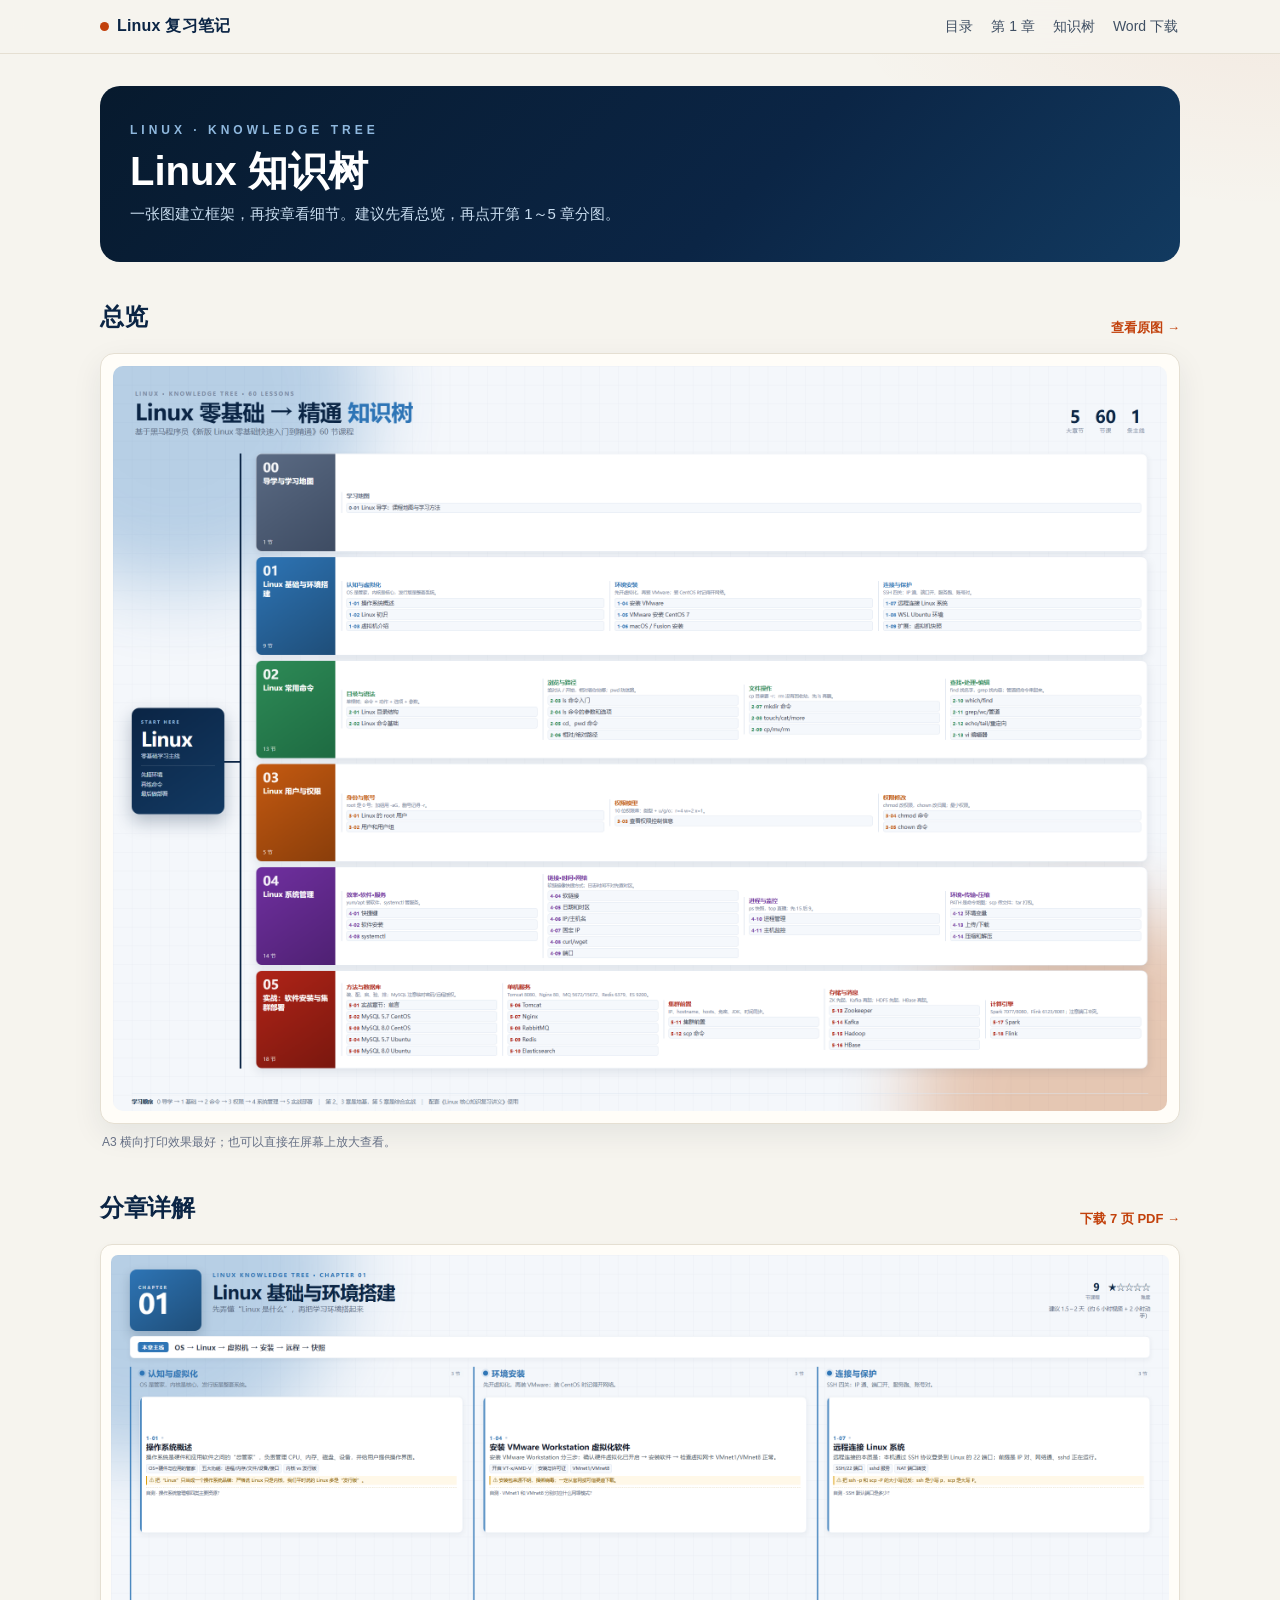
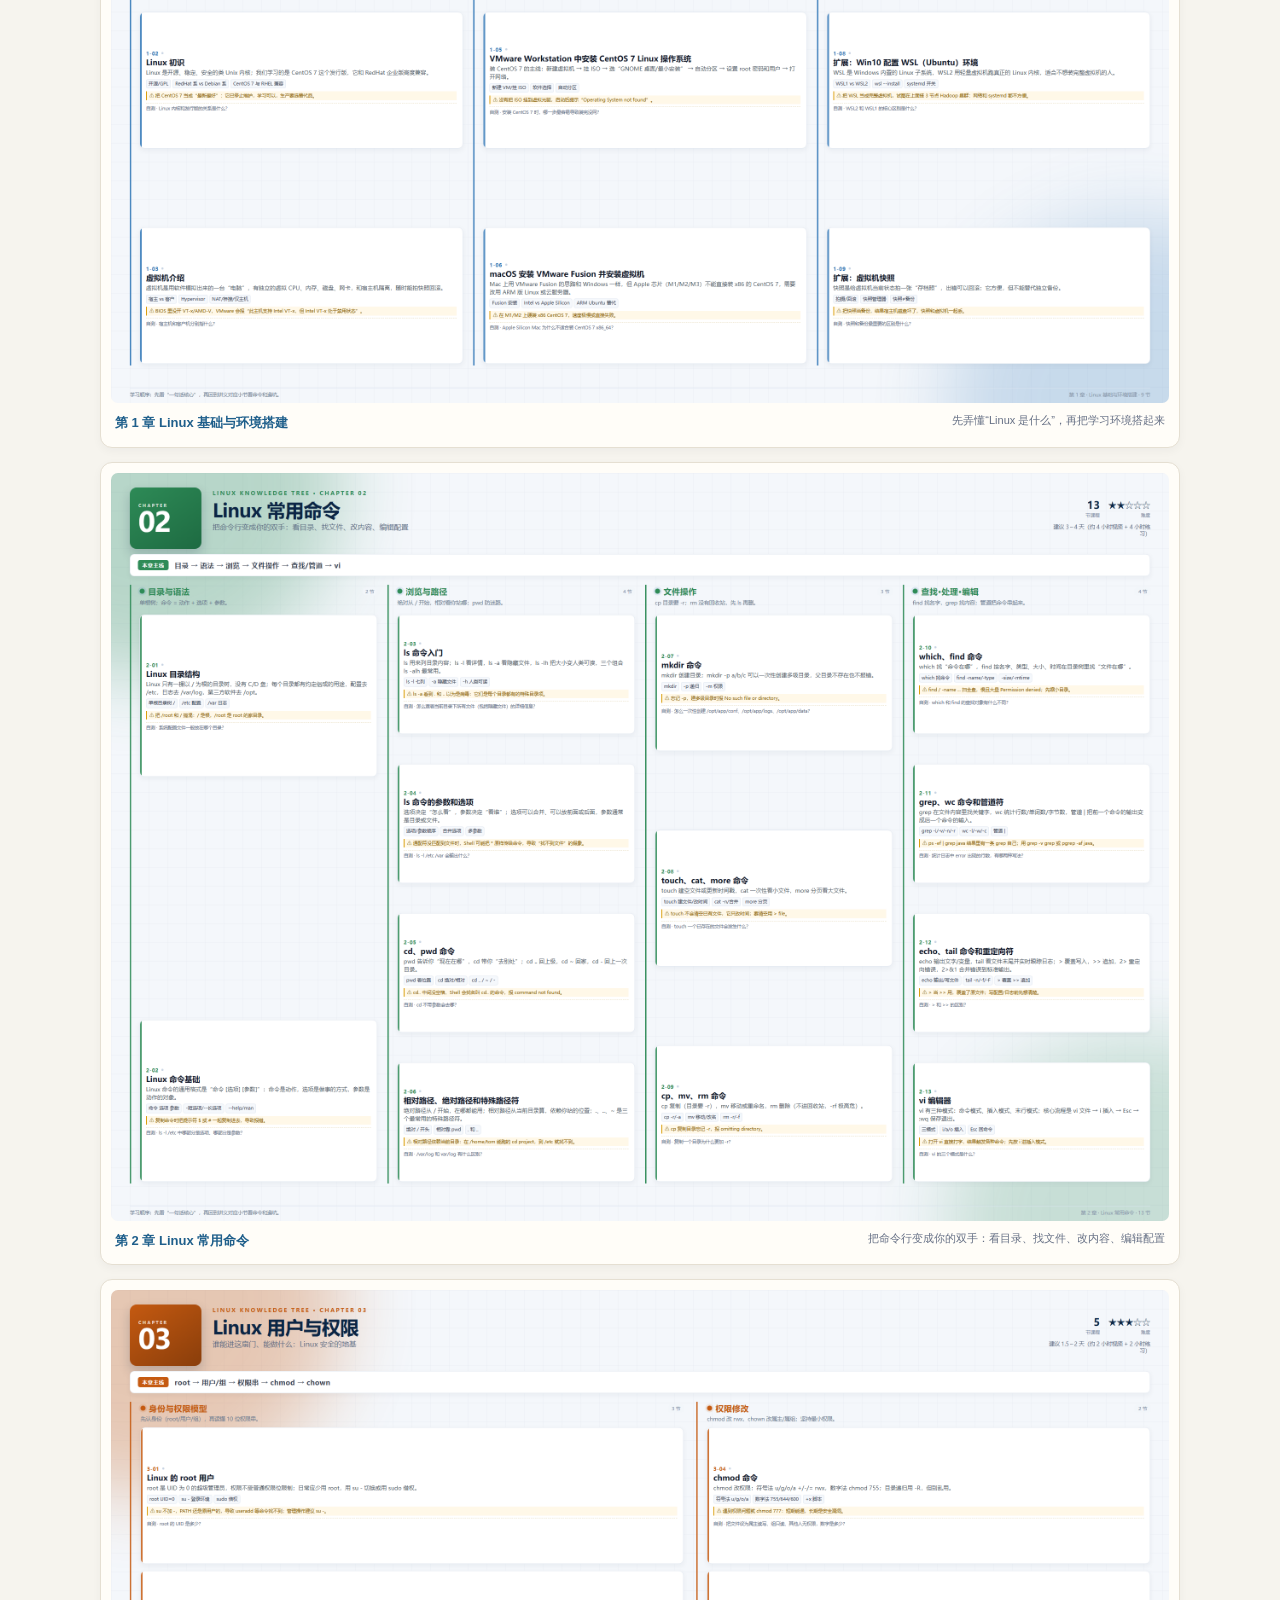
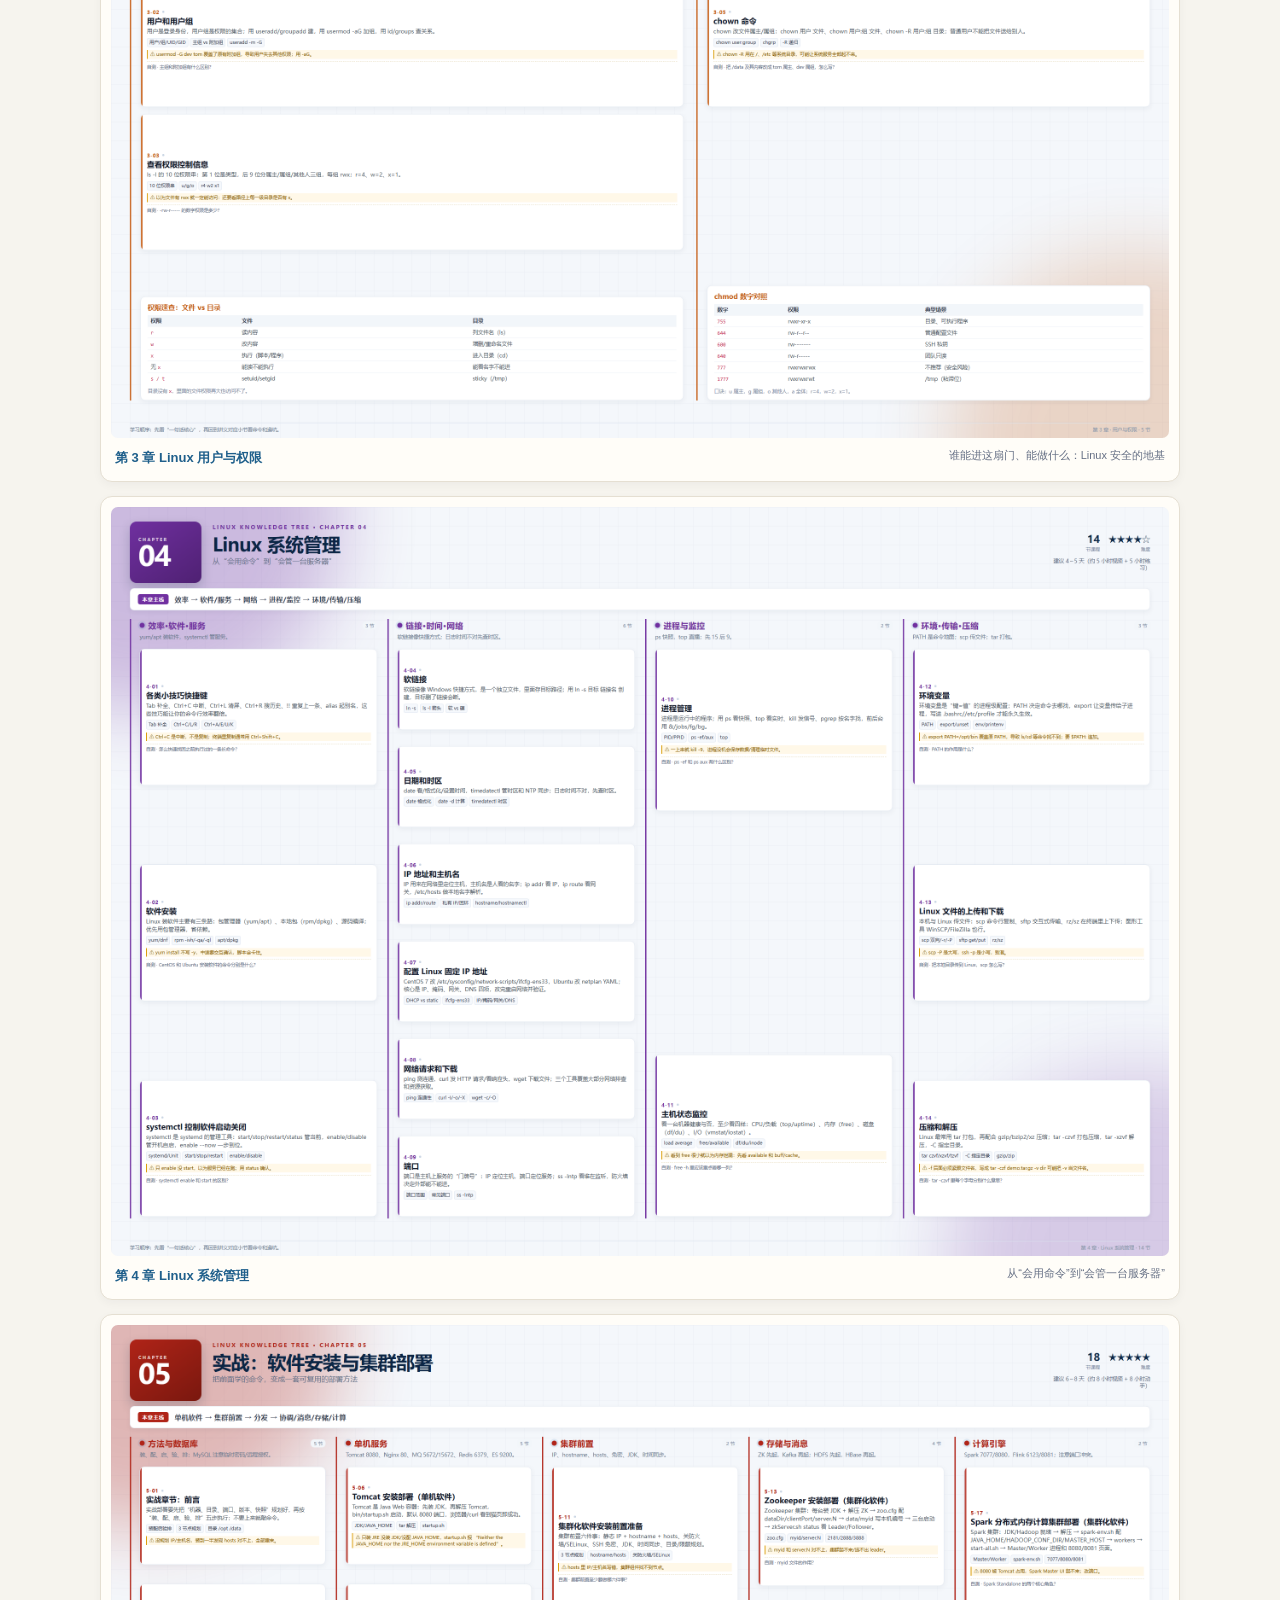
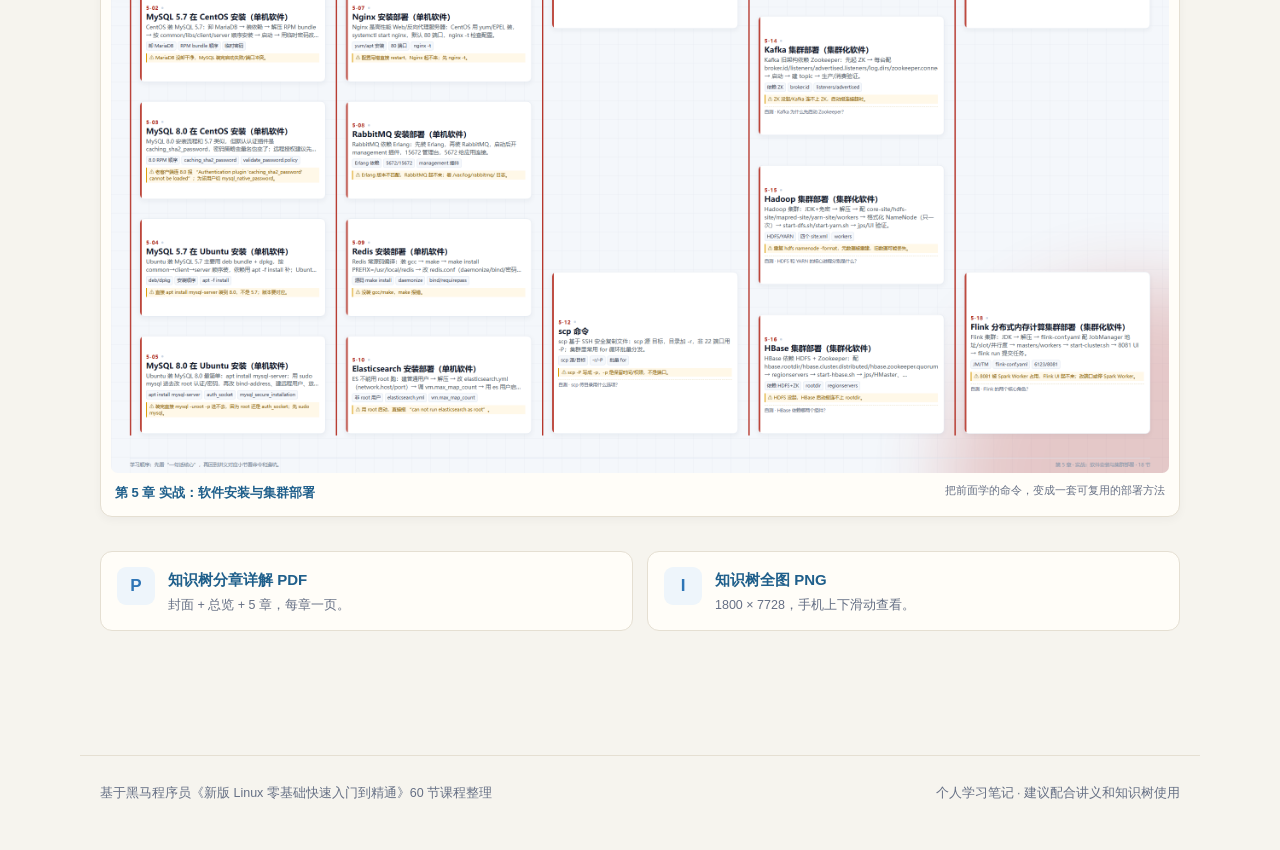
<file: tree.html>
<!doctype html>
<html lang="zh-CN">
<head>
<meta charset="utf-8">
<meta name="viewport" content="width=device-width,initial-scale=1">
<title>Linux 知识树 · 总览与分章</title>
<meta name="description" content="Linux 知识树：5 大章、60 节课程知识地图">
<link rel="icon" href="favicon.svg" type="image/svg+xml">
<link rel="stylesheet" href="style.css">
</head>
<body>
<div class="progress"></div>
<header class="topbar">
  <div class="topbar-inner">
    <a class="brand" href="index.html"><span class="dot"></span>Linux 复习笔记</a>
    <nav class="topnav">
      <a href="index.html">目录</a>
      <a href="chapter-1.html">第 1 章</a>
      <a href="tree.html">知识树</a>
      <a href="assets/linux-review.docx">Word 下载</a>
    </nav>
  </div>
</header>

<main class="wrap wide" id="top">
  <section class="tree-hero">
    <div class="kicker">LINUX · KNOWLEDGE TREE</div>
    <h1>Linux 知识树</h1>
    <p>一张图建立框架，再按章看细节。建议先看总览，再点开第 1～5 章分图。</p>
  </section>

  <section class="section">
    <div class="section-head"><h2>总览</h2><a href="assets/linux-tree-overview.png">查看原图 →</a></div>
    <div class="tree-full"><a href="assets/linux-tree-overview.png"><img src="assets/linux-tree-overview.png" alt="Linux 知识树总览" loading="lazy"></a></div>
    <p class="tree-note">A3 横向打印效果最好；也可以直接在屏幕上放大查看。</p>
  </section>

  <section class="section">
    <div class="section-head"><h2>分章详解</h2><a href="assets/linux-tree.pdf">下载 7 页 PDF →</a></div>
    <div class="tree-grid">
        <div class="tree-card">
          <a href="assets/tree-ch1.png"><img src="assets/tree-ch1.png" alt="第 1 章知识树" loading="lazy"></a>
          <div class="tc-head"><a href="chapter-1.html">第 1 章 Linux 基础与环境搭建</a><span>先弄懂“Linux 是什么”，再把学习环境搭起来</span></div>
        </div>
        <div class="tree-card">
          <a href="assets/tree-ch2.png"><img src="assets/tree-ch2.png" alt="第 2 章知识树" loading="lazy"></a>
          <div class="tc-head"><a href="chapter-2.html">第 2 章 Linux 常用命令</a><span>把命令行变成你的双手：看目录、找文件、改内容、编辑配置</span></div>
        </div>
        <div class="tree-card">
          <a href="assets/tree-ch3.png"><img src="assets/tree-ch3.png" alt="第 3 章知识树" loading="lazy"></a>
          <div class="tc-head"><a href="chapter-3.html">第 3 章 Linux 用户与权限</a><span>谁能进这扇门、能做什么：Linux 安全的地基</span></div>
        </div>
        <div class="tree-card">
          <a href="assets/tree-ch4.png"><img src="assets/tree-ch4.png" alt="第 4 章知识树" loading="lazy"></a>
          <div class="tc-head"><a href="chapter-4.html">第 4 章 Linux 系统管理</a><span>从“会用命令”到“会管一台服务器”</span></div>
        </div>
        <div class="tree-card">
          <a href="assets/tree-ch5.png"><img src="assets/tree-ch5.png" alt="第 5 章知识树" loading="lazy"></a>
          <div class="tc-head"><a href="chapter-5.html">第 5 章 实战：软件安装与集群部署</a><span>把前面学的命令，变成一套可复用的部署方法</span></div>
        </div></div>
  </section>

  <section class="section">
    <div class="downloads">
      <div class="dl"><div class="ico">P</div><div><h3><a href="assets/linux-tree.pdf">知识树分章详解 PDF</a></h3><p>封面 + 总览 + 5 章，每章一页。</p></div></div>
      <div class="dl"><div class="ico">I</div><div><h3><a href="assets/linux-tree-full.png">知识树全图 PNG</a></h3><p>1800 × 7728，手机上下滑动查看。</p></div></div>
    </div>
  </section>
</main>
<footer class="footer">
  <span>基于黑马程序员《新版 Linux 零基础快速入门到精通》60 节课程整理</span>
  <span>个人学习笔记 · 建议配合讲义和知识树使用</span>
</footer>
<button class="top-btn" aria-label="回到顶部">↑</button>
<script src="app.js" defer></script>
</body>
</html>
</file>
<file: style.css>
:root{
  --bg:#f6f4ee; --paper:#fffdf8; --ink:#1f2933; --muted:#667085;
  --line:#e5dfd2; --navy:#0b2545; --blue:#2e75b6; --orange:#c2410c;
  --green:#2e7d32; --amber:#b45309; --red:#b42318;
  --shadow:0 10px 30px rgba(15,35,60,.08);
  --radius:14px;
}
*{box-sizing:border-box}
html{scroll-behavior:smooth}
body{
  margin:0; color:var(--ink); background:
    radial-gradient(900px 420px at 8% -10%, rgba(46,117,182,.08), transparent 60%),
    radial-gradient(800px 380px at 100% 0%, rgba(194,65,12,.06), transparent 55%),
    var(--bg);
  font-family:-apple-system,BlinkMacSystemFont,"Segoe UI","PingFang SC","Microsoft YaHei","Noto Sans SC",sans-serif;
  font-size:17px; line-height:1.78; -webkit-font-smoothing:antialiased;
}
a{color:#1f5f8b; text-decoration:none}
a:hover{text-decoration:underline}
.topbar{position:sticky; top:0; z-index:60; background:rgba(246,244,238,.88);
  backdrop-filter:blur(14px); -webkit-backdrop-filter:blur(14px); border-bottom:1px solid var(--line)}
.topbar-inner{max-width:1120px; margin:0 auto; padding:10px 20px; display:flex; align-items:center; gap:18px; flex-wrap:wrap}
.brand{font-weight:800; color:var(--navy); letter-spacing:.2px; font-size:16px; display:flex; align-items:center; gap:8px}
.brand .dot{width:9px; height:9px; border-radius:50%; background:var(--orange); display:inline-block}
.topnav{display:flex; gap:14px; margin-left:auto; font-size:14px; flex-wrap:wrap}
.topnav a{color:#405064; padding:4px 2px}
.topnav a:hover{color:var(--orange); text-decoration:none}
.progress{position:fixed; left:0; top:0; height:3px; width:0; background:linear-gradient(90deg,var(--orange),#e0a15a); z-index:99}
.wrap{max-width:920px; margin:0 auto; padding:26px 20px 90px}
.wrap.wide{max-width:1120px}
.hero{position:relative; overflow:hidden; border-radius:24px; background:linear-gradient(135deg,#071a2e 0%,#0b2545 55%,#123a60 100%);
  color:#fff; padding:46px 42px 40px; box-shadow:var(--shadow); margin:6px 0 28px}
.hero::before{content:""; position:absolute; inset:0; opacity:.22;
  background-image:linear-gradient(rgba(143,184,222,.18) 1px,transparent 1px),linear-gradient(90deg,rgba(143,184,222,.18) 1px,transparent 1px);
  background-size:42px 42px; pointer-events:none}
.hero > *{position:relative}
.kicker{font-size:12px; letter-spacing:4px; color:#8fb8de; font-weight:800}
.hero h1{font-size:52px; line-height:1.05; margin:14px 0 14px; letter-spacing:-1.5px}
.hero h1 span{color:#9fc5e8}
.hero p{color:#c9ddf0; font-size:17px; max-width:680px; margin:0 0 22px}
.hero-actions{display:flex; gap:12px; flex-wrap:wrap}
.btn{display:inline-flex; align-items:center; gap:7px; padding:10px 16px; border-radius:10px; font-weight:700; font-size:14px; border:1px solid rgba(255,255,255,.22); color:#fff; background:rgba(255,255,255,.08)}
.btn:hover{background:rgba(255,255,255,.16); text-decoration:none}
.btn.primary{background:var(--orange); border-color:var(--orange)}
.btn.primary:hover{background:#a8370a}
.btn.light{background:#fff; color:var(--navy); border-color:#fff}
.btn.light:hover{background:#eef5fb}
.hero-stats{display:flex; gap:28px; margin-top:30px; padding-top:20px; border-top:1px solid rgba(255,255,255,.16); flex-wrap:wrap}
.hero-stats b{display:block; font-size:28px; line-height:1}
.hero-stats span{display:block; font-size:12px; color:#9fb6cc; margin-top:5px; letter-spacing:1px}
.section{margin:34px 0}
.section-head{display:flex; align-items:end; justify-content:space-between; gap:12px; margin:0 0 14px}
.section-head h2{margin:0; font-size:24px; color:var(--navy); letter-spacing:-.5px}
.section-head a{font-size:13px; color:var(--orange); font-weight:700}
.lead{color:var(--muted); font-size:15px; margin:-4px 0 18px}
.grid-chapters{display:grid; grid-template-columns:repeat(2,minmax(0,1fr)); gap:16px}
.chapter-card{position:relative; display:block; background:var(--paper); border:1px solid var(--line); border-radius:var(--radius);
  padding:20px 20px 18px; box-shadow:0 4px 14px rgba(15,35,60,.04); color:var(--ink); overflow:hidden}
.chapter-card::before{content:""; position:absolute; left:0; top:0; bottom:0; width:6px; background:var(--c)}
.chapter-card:hover{transform:translateY(-2px); box-shadow:var(--shadow); text-decoration:none}
.cc-top{display:flex; align-items:center; justify-content:space-between; gap:10px}
.cc-num{font-size:12px; font-weight:900; letter-spacing:2px; color:var(--c)}
.cc-count{font-size:11px; color:var(--muted); background:#f3f0e8; padding:3px 8px; border-radius:20px}
.chapter-card h3{margin:8px 0 4px; font-size:21px; color:var(--navy)}
.chapter-card p{margin:0; color:var(--muted); font-size:13.5px; line-height:1.55; min-height:42px}
.cc-tags{display:flex; flex-wrap:wrap; gap:6px; margin-top:12px}
.cc-tags span{font-size:11.5px; color:#405064; background:#f4f7fa; border:1px solid #e4ebf2; padding:3px 7px; border-radius:6px}
.cc-more{margin-top:14px; font-size:12.5px; font-weight:800; color:var(--c)}
.tree-preview{background:var(--paper); border:1px solid var(--line); border-radius:var(--radius); padding:12px; box-shadow:0 4px 14px rgba(15,35,60,.04)}
.tree-preview img{display:block; width:100%; height:auto; border-radius:9px}
.tree-note{font-size:12px; color:var(--muted); margin:8px 2px 0}
.downloads{display:grid; grid-template-columns:repeat(2,minmax(0,1fr)); gap:14px}
.dl{display:flex; gap:13px; align-items:flex-start; background:var(--paper); border:1px solid var(--line); border-radius:12px; padding:15px 16px}
.dl .ico{width:38px; height:38px; border-radius:9px; background:#eef5fb; color:var(--blue); display:flex; align-items:center; justify-content:center; font-weight:900; flex:0 0 auto}
.dl h3{margin:0 0 2px; font-size:15px; color:var(--navy)}
.dl p{margin:0; font-size:12.5px; color:var(--muted); line-height:1.5}
.dl a{font-weight:700}
.steps{display:grid; grid-template-columns:repeat(3,minmax(0,1fr)); gap:14px}
.step{background:var(--paper); border:1px solid var(--line); border-radius:12px; padding:16px}
.step b{display:block; color:var(--orange); font-size:12px; letter-spacing:1px; margin-bottom:5px}
.step h3{margin:0 0 5px; font-size:16px; color:var(--navy)}
.step p{margin:0; color:var(--muted); font-size:13px; line-height:1.6}
.note{background:#fff8e8; border:1px solid #f0d9a8; border-left:4px solid var(--amber); border-radius:10px; padding:12px 14px; color:#6b4a12; font-size:13.5px}
.footer{max-width:1120px; margin:0 auto; padding:26px 20px 46px; border-top:1px solid var(--line); color:var(--muted); font-size:12.5px; display:flex; justify-content:space-between; gap:12px; flex-wrap:wrap}
/* chapter */
.chapter-hero{background:var(--paper); border:1px solid var(--line); border-left:8px solid var(--c); border-radius:18px; padding:28px 28px 22px; box-shadow:0 6px 20px rgba(15,35,60,.05)}
.ch-badge{font-size:12px; font-weight:900; letter-spacing:2px; color:var(--c)}
.chapter-hero h1{margin:6px 0 6px; font-size:38px; line-height:1.15; color:var(--navy); letter-spacing:-1px}
.chapter-hero p{margin:0; color:var(--muted); font-size:15px}
.ch-meta{display:flex; flex-wrap:wrap; gap:8px; margin-top:14px}
.ch-meta span{font-size:11.5px; color:#405064; background:#f4f7fa; border:1px solid #e4ebf2; padding:3px 8px; border-radius:20px}
.crumb{font-size:12.5px; color:var(--muted); margin:10px 0 14px}
.crumb a{color:#1f5f8b}
.toc{background:var(--paper); border:1px solid var(--line); border-radius:14px; padding:16px 18px; margin:18px 0 24px}
.toc-head{font-weight:900; color:var(--navy); font-size:14px; display:flex; justify-content:space-between; gap:10px; margin-bottom:10px}
.toc-head span{font-weight:500; color:var(--muted); font-size:12px}
.toc-grid{display:grid; grid-template-columns:repeat(2,minmax(0,1fr)); gap:10px 22px}
.toc-group h3{margin:0 0 4px; font-size:12px; color:var(--c); letter-spacing:.5px}
.toc-group a{display:block; font-size:13px; color:#405064; padding:2px 0; line-height:1.5}
.toc-group a b{color:var(--c); font-size:11px; margin-right:5px}
.lesson{background:var(--paper); border:1px solid var(--line); border-radius:16px; padding:24px 26px 20px; margin:18px 0; box-shadow:0 3px 12px rgba(15,35,60,.035)}
.lesson-head{display:flex; align-items:baseline; gap:10px; flex-wrap:wrap; border-bottom:1px solid var(--line); padding-bottom:10px; margin-bottom:14px}
.lid{font-size:12px; font-weight:900; letter-spacing:1px; color:var(--c); background:#f4f7fa; border:1px solid #e4ebf2; padding:3px 8px; border-radius:6px}
.lesson h2{margin:0; font-size:25px; line-height:1.3; color:var(--navy); letter-spacing:-.5px}
.lesson h3{font-size:15px; color:var(--c); margin:20px 0 6px; letter-spacing:.2px}
.lesson p{margin:8px 0}
.core{background:#eef5fb; border-left:4px solid var(--blue); border-radius:9px; padding:12px 15px; color:#173b5c; margin:0 0 6px; font-size:15px; line-height:1.7}
.core b{display:block; font-size:11px; letter-spacing:1.5px; color:var(--blue); margin-bottom:3px}
.concepts{margin:6px 0 4px; display:grid; grid-template-columns:1fr; gap:7px}
.concepts div{background:#f8f6ef; border:1px solid #ece6d8; border-radius:8px; padding:8px 11px; font-size:14px}
.concepts dt{display:inline; font-weight:800; color:var(--navy)}
.concepts dd{display:inline; margin:0; color:#4b5563}
.concepts dt::after{content:"："; font-weight:400}
.table-wrap{width:100%; overflow-x:auto; -webkit-overflow-scrolling:touch; margin:8px 0 4px; border:1px solid var(--line); border-radius:10px}
table{border-collapse:collapse; width:100%; min-width:520px; font-size:13.5px; background:#fff}
th{background:var(--navy); color:#fff; font-weight:700; text-align:left}
td,th{border-bottom:1px solid #e9e4d8; padding:8px 10px; vertical-align:top}
tr:last-child td{border-bottom:0}
tbody tr:nth-child(even) td{background:#fbfaf6}
.cap{font-size:12px; color:var(--muted); margin:10px 0 2px; font-weight:700}
ol,ul{padding-left:22px; margin:8px 0}
li{margin:3px 0}
pre{background:#f2efe6; border:1px solid #e3ddce; border-radius:10px; padding:14px 14px 12px; overflow-x:auto;
  font-size:13px; line-height:1.65; font-family:Consolas,Menlo,"Courier New",monospace; color:#1f2933; -webkit-overflow-scrolling:touch}
pre code{font-family:inherit}
code{font-family:Consolas,Menlo,monospace; font-size:.92em; color:#b42318; background:#f8f1ec; padding:1px 4px; border-radius:4px}
.code-wrap{position:relative; margin:8px 0}
.copy-btn{position:absolute; top:8px; right:8px; z-index:2; font-size:11px; padding:4px 9px; border-radius:6px;
  border:1px solid #d8d0bf; background:#fffdf8; color:#405064; cursor:pointer}
.copy-btn:hover{background:#fff; border-color:#b9ad96}
.pitfalls{background:#fdf0ee; border-left:4px solid var(--red); border-radius:9px; padding:10px 14px 10px 30px; color:#5f231d; margin:8px 0; font-size:14px}
.pitfalls li{margin:4px 0}
.mnemonic{background:#fff8e8; border-left:4px solid var(--amber); border-radius:9px; padding:11px 15px; color:#6b4a12; margin:12px 0; font-size:14.5px}
.mnemonic b{display:block; font-size:11px; letter-spacing:1.5px; color:var(--amber); margin-bottom:2px}
.quiz{border:1px solid #dde5ee; border-radius:9px; padding:0; margin:7px 0; background:#fbfcfe; overflow:hidden}
.quiz summary{cursor:pointer; padding:9px 12px; font-size:13.5px; color:#1f3b5c; font-weight:600; list-style:none; display:flex; gap:8px; align-items:flex-start}
.quiz summary::-webkit-details-marker{display:none}
.quiz summary::before{content:"▶"; font-size:10px; color:var(--blue); margin-top:5px; flex:0 0 auto}
.quiz[open] summary::before{content:"▼"}
.quiz .qno{color:var(--blue); font-weight:900; font-size:11px; margin-top:2px}
.quiz .answer{padding:9px 12px 11px 31px; color:#405064; font-size:13.5px; border-top:1px dashed #dde5ee; background:#fff}
.top-link{display:inline-block; font-size:12px; color:var(--muted); margin-top:10px}
.summary{background:linear-gradient(135deg,#0b2545,#123a60); color:#fff; border-radius:18px; padding:26px 28px; margin:26px 0 18px}
.summary h2{margin:0 0 6px; font-size:28px}
.summary p{color:#c9ddf0; margin:0 0 14px}
.summary .ascii{background:rgba(255,255,255,.08); border:1px solid rgba(255,255,255,.16); color:#e8f1fa; border-radius:10px; padding:14px; overflow-x:auto; font-size:12.5px; line-height:1.6; white-space:pre}
.summary table{background:#fff; color:var(--ink); border-radius:8px; overflow:hidden}
.summary h3{color:#fff; font-size:15px; margin:18px 0 6px}
.summary .quiz{background:rgba(255,255,255,.96)}
.next{display:flex; justify-content:space-between; gap:12px; align-items:center; background:var(--paper); border:1px solid var(--line); border-radius:12px; padding:13px 16px; margin:16px 0}
.next a{font-weight:800; color:var(--orange); font-size:13px}
.next span{font-size:12px; color:var(--muted)}
/* tree page */
.tree-hero{background:linear-gradient(135deg,#071a2e,#0b2545 60%,#123a60); color:#fff; border-radius:20px; padding:34px 30px; margin:6px 0 24px}
.tree-hero h1{margin:8px 0 8px; font-size:40px; line-height:1.1}
.tree-hero p{margin:0; color:#c9ddf0; font-size:15px}
.tree-full{background:var(--paper); border:1px solid var(--line); border-radius:14px; padding:12px; box-shadow:var(--shadow)}
.tree-full img{display:block; width:100%; height:auto; border-radius:10px}
.tree-grid{display:grid; grid-template-columns:1fr; gap:14px; margin-top:14px}
.tree-card{background:var(--paper); border:1px solid var(--line); border-radius:12px; padding:10px; box-shadow:0 3px 10px rgba(15,35,60,.04)}
.tree-card a{display:block}
.tree-card img{display:block; width:100%; height:auto; border-radius:7px}
.tree-card .tc-head{display:flex; justify-content:space-between; gap:10px; padding:8px 4px 2px; font-size:13px; font-weight:800; color:var(--navy)}
.tree-card .tc-head span{font-weight:500; color:var(--muted); font-size:11px}
/* misc */
.top-btn{position:fixed; right:18px; bottom:18px; z-index:80; width:42px; height:42px; border-radius:50%; border:1px solid var(--line);
  background:#fffdf8; color:var(--navy); box-shadow:var(--shadow); cursor:pointer; font-size:18px; display:none}
.top-btn.show{display:block}
.kbd{font-family:Consolas,monospace; font-size:.9em; background:#fff; border:1px solid #d8d0bf; border-bottom-width:2px; border-radius:5px; padding:1px 5px}
@media (max-width:820px){
  .hero{padding:34px 24px 30px; border-radius:18px}
  .hero h1{font-size:40px}
  .grid-chapters,.downloads,.steps,.toc-grid{grid-template-columns:1fr}
  .chapter-hero{padding:22px 20px}
  .chapter-hero h1{font-size:30px}
  .lesson{padding:19px 17px 16px; border-radius:13px}
  .lesson h2{font-size:21px}
  .wrap{padding:18px 14px 76px}
  .topbar-inner{padding:9px 14px}
  .topnav{font-size:13px; gap:10px}
  .footer{padding:22px 14px 36px}
}
@media print{
  .topbar,.top-btn,.copy-btn,.hero-actions,.next,.footer{display:none!important}
  body{background:#fff; font-size:11pt}
  .wrap{max-width:none; padding:0}
  .lesson,.chapter-hero,.toc,.summary,.tree-full{box-shadow:none; break-inside:avoid}
  .lesson{page-break-before:always}
  a{color:#000}
}
</file>
